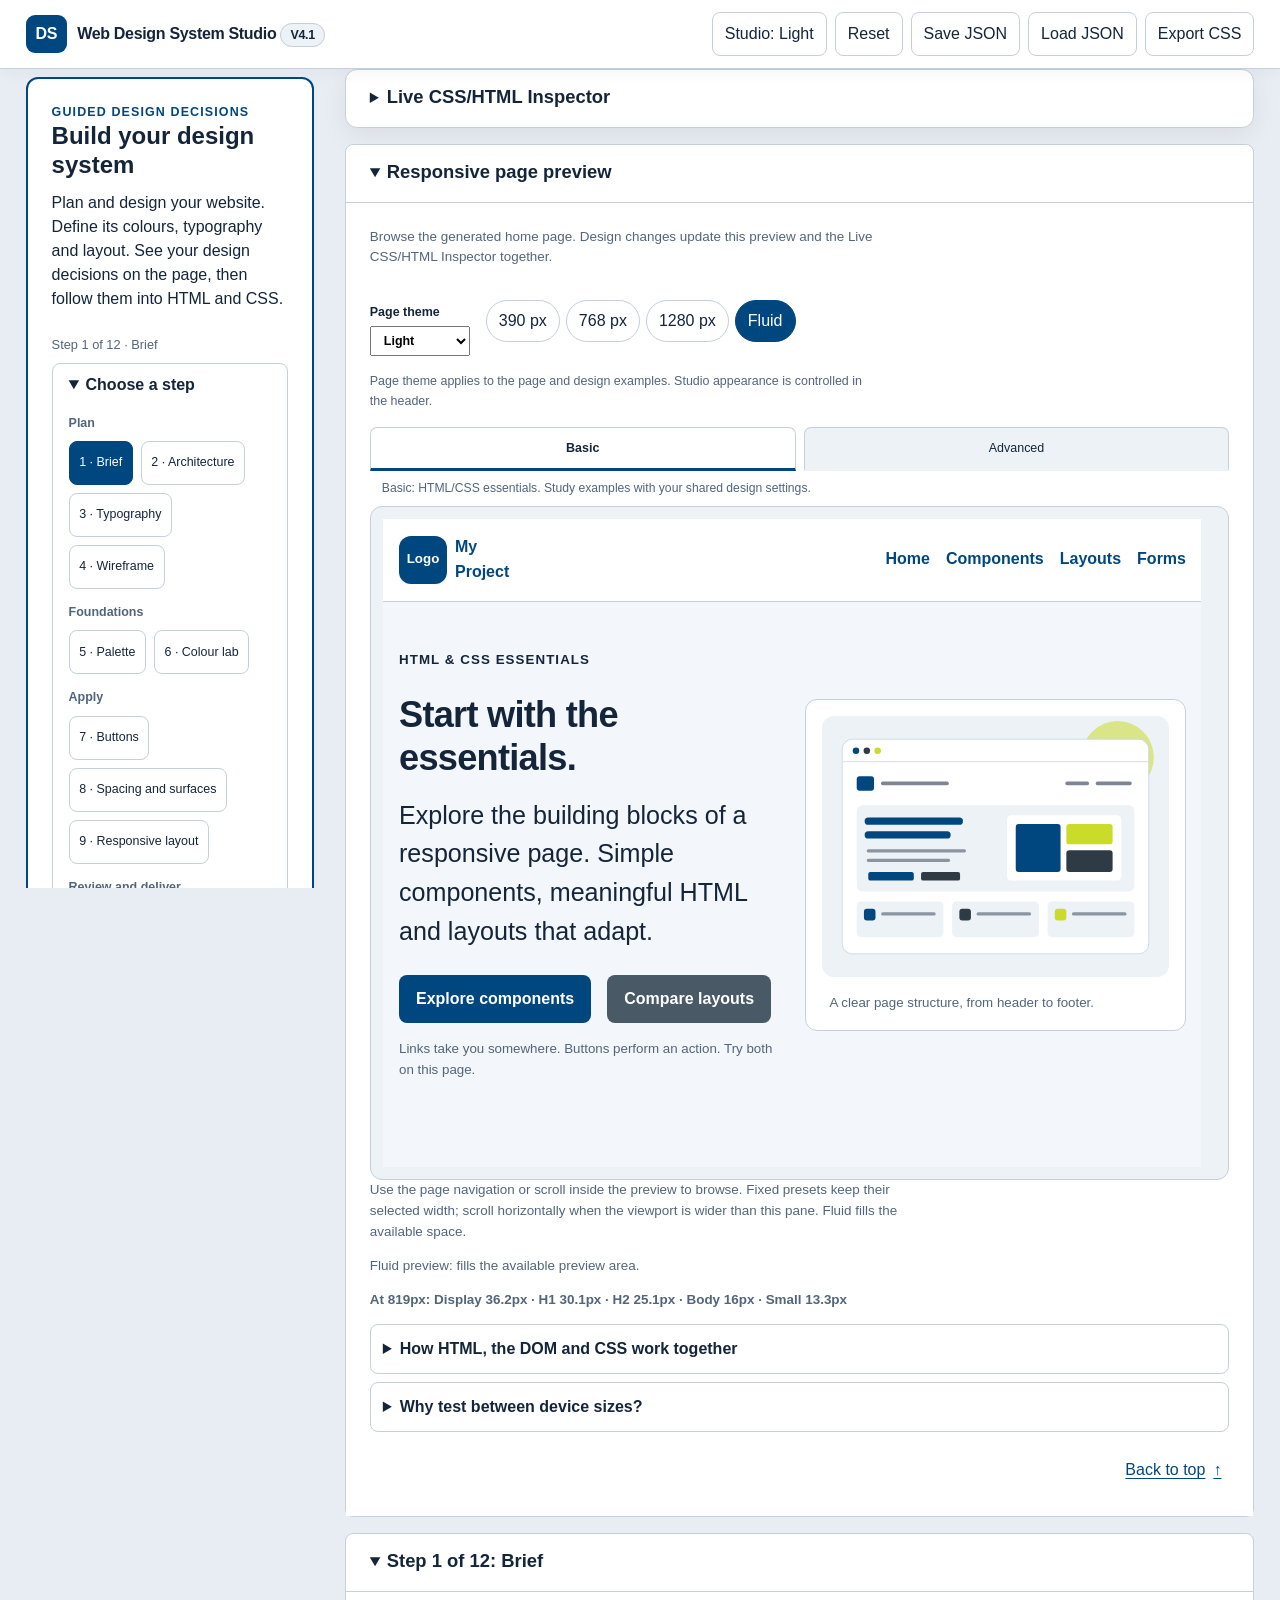
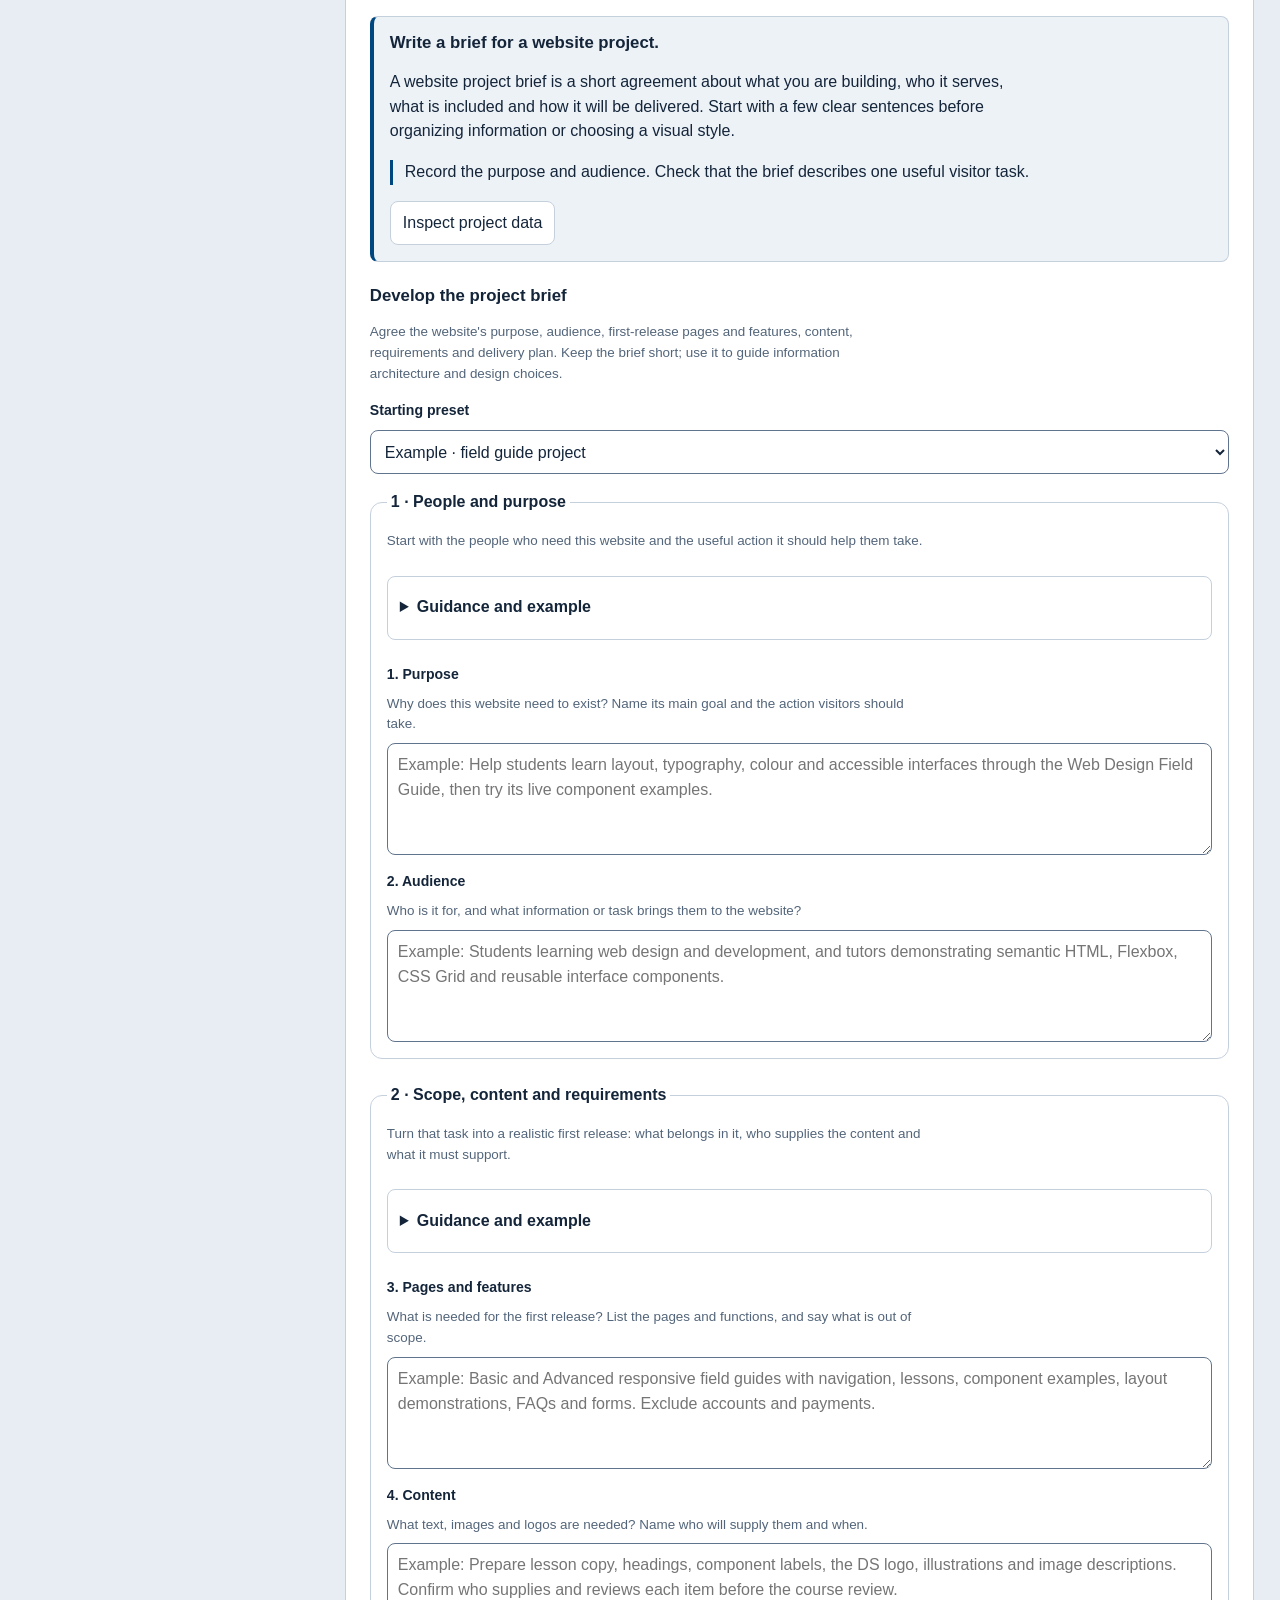
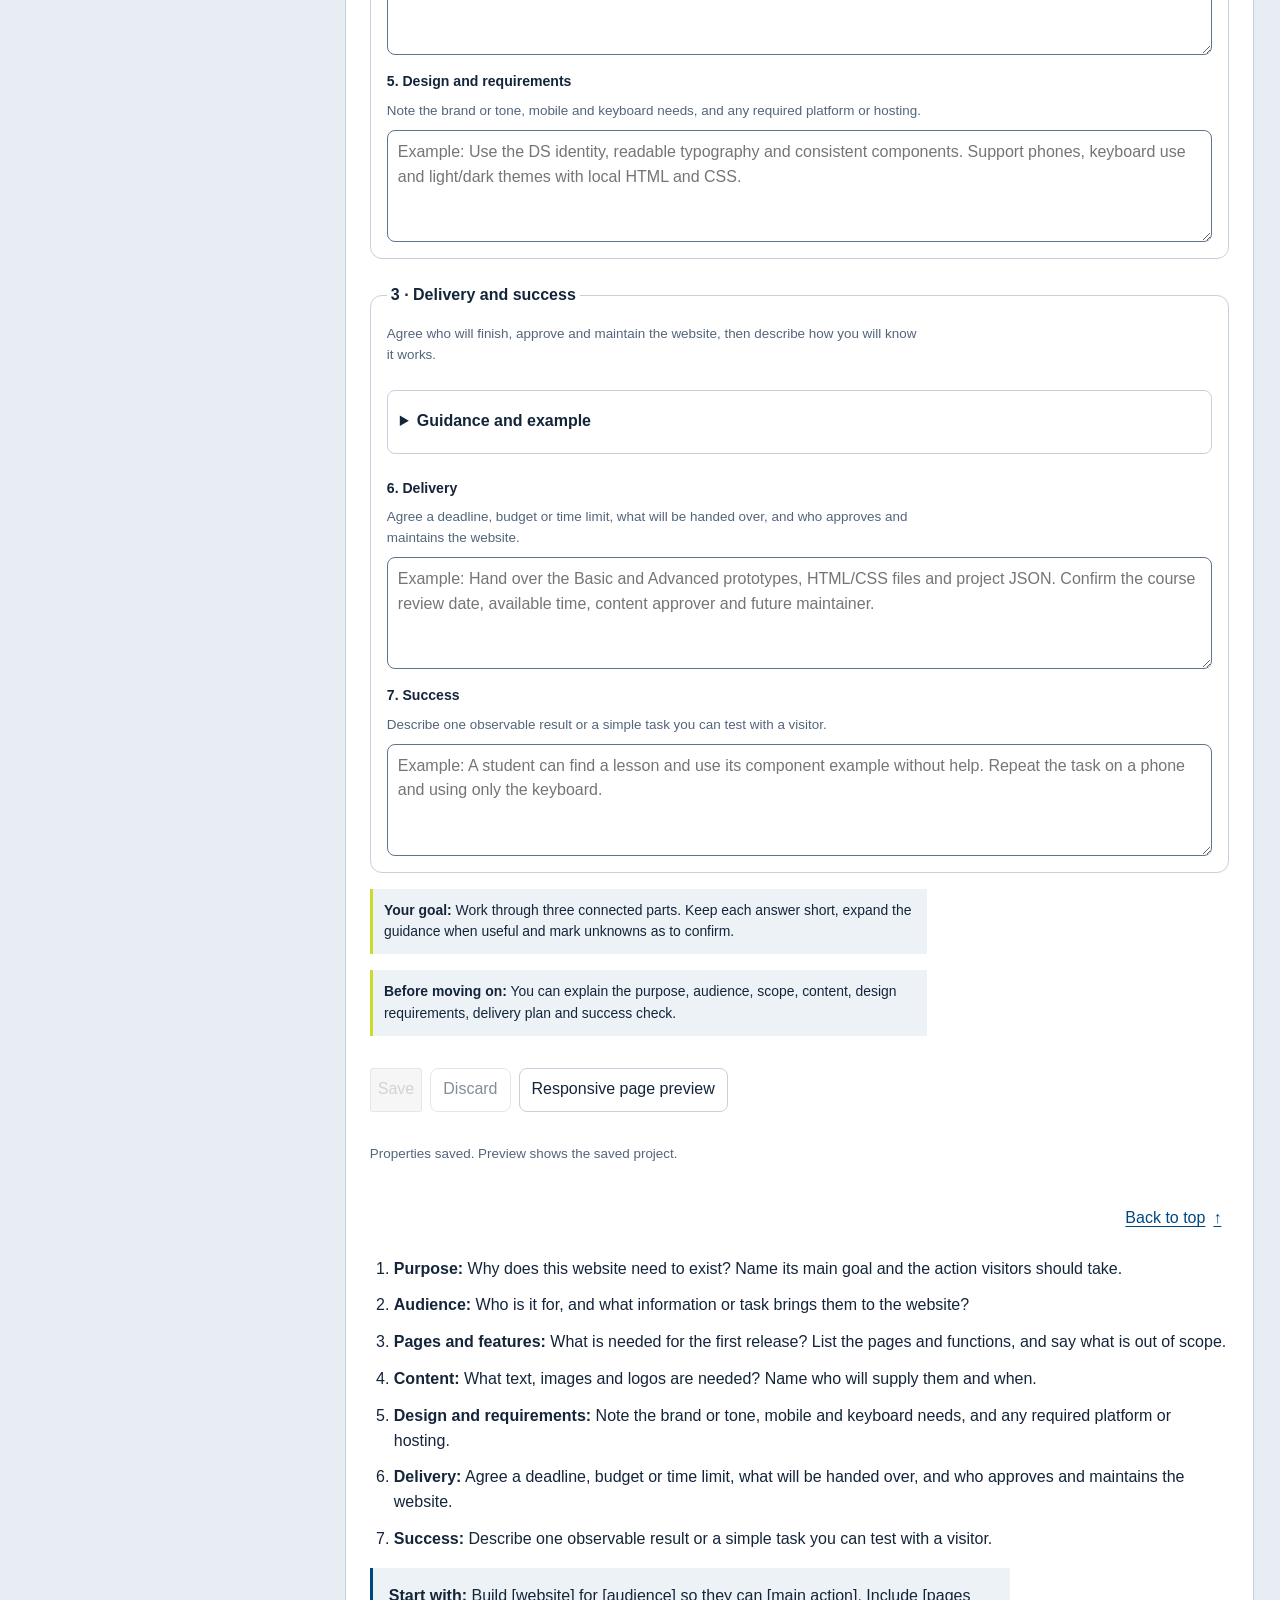
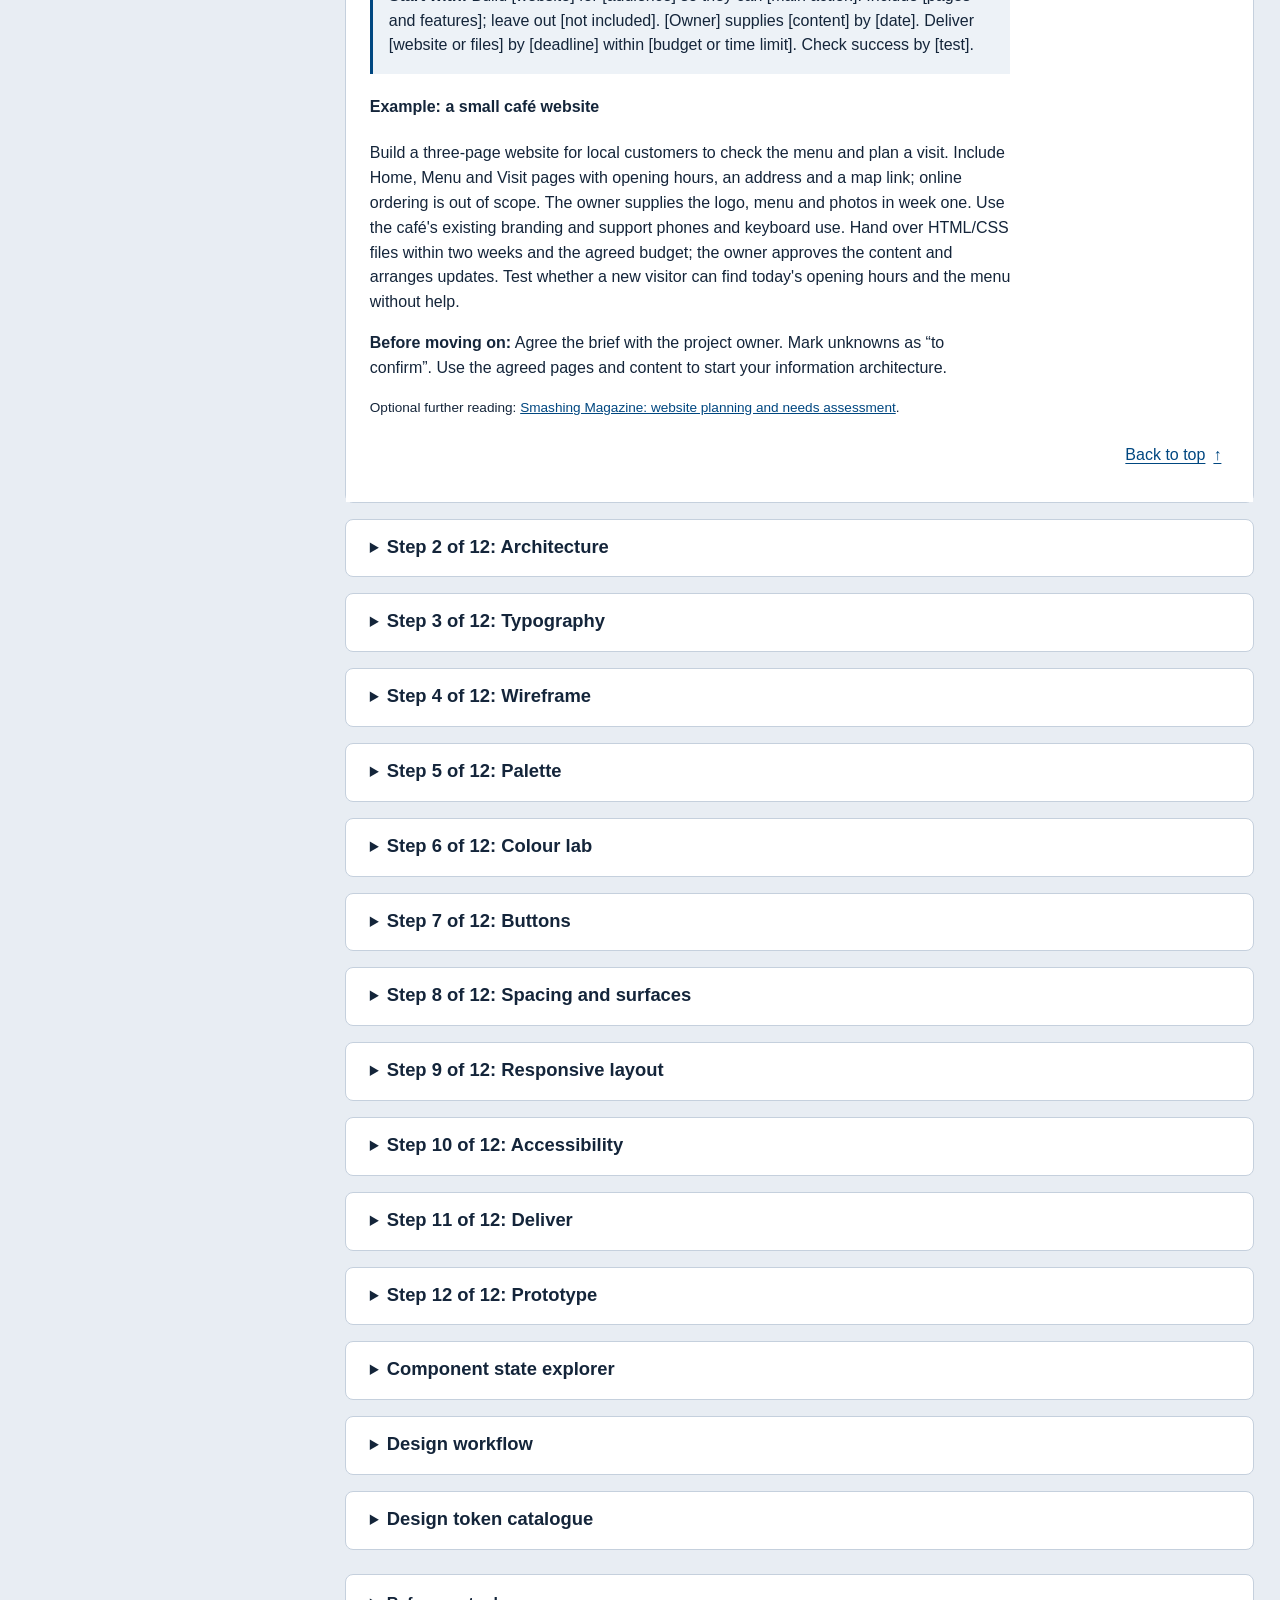
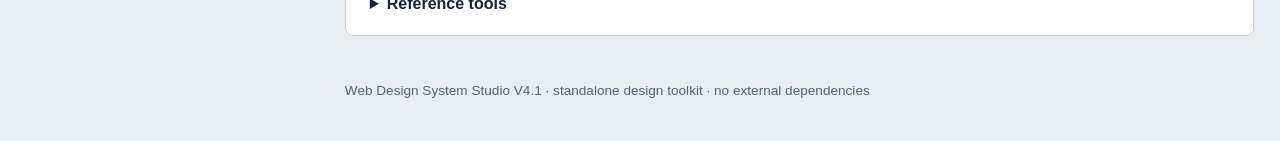
<file: index.html>
<!DOCTYPE html>
<html data-theme="light" lang="en">
  <head>
    <meta charset="utf-8" />
    <meta content="width=device-width,initial-scale=1" name="viewport" />
    <meta content="light dark" name="color-scheme" />
    <title>Web Design System Studio V4.1</title>
    <link rel="stylesheet" href="src/css/base-tokens.css?v=20261105-studio-appearance">
    <link rel="stylesheet" href="src/css/studio-appearance.css?v=20261105-studio-appearance">
    <link rel="stylesheet" href="src/css/layout.css?v=20261020-section-menu">
    <link rel="stylesheet" href="src/css/journey-library.css?v=20261020-wizard-divider">
    <link rel="stylesheet" href="src/css/button-lab.css?v=20261019-state-practices">
      <link rel="stylesheet" href="src/css/button-workspace.css?v=20261115-button-theme-elevation">
    <link rel="stylesheet" href="src/css/oklch-lab.css?v=20261019-typography">
    <link rel="stylesheet" href="src/css/state-explorer-outline.css?v=20261019-typography">
    <link rel="stylesheet" href="src/css/preview-typography.css?v=20261019-preview">
    <link rel="stylesheet" href="src/css/contrast-audit.css?v=20261019-typography">
    <link rel="stylesheet" href="src/css/font-sources.css?v=20261019-fonts">
    <link rel="stylesheet" href="src/css/content-architecture.css?v=20261114-save-before-sitemap">
    <link rel="stylesheet" href="src/css/palette-workspace.css?v=20261112-colour-token-flow">
    <link rel="stylesheet" href="src/css/palette-browser.css?v=20261115-semantic-learning">
    <link rel="stylesheet" href="src/css/typography-workspace.css?v=20261115-clamp-lesson">
    <link rel="stylesheet" href="src/css/wireframe-workspace.css?v=20261112-fidelity-tabs">
    <link rel="stylesheet" href="src/css/design-process.css?v=20261115-colour-defaults-brief">
    <link rel="stylesheet" href="src/css/responsive-design.css?v=20261021-responsive">
    <link rel="stylesheet" href="src/css/learning-path.css?v=20261104-home-links">
    <link rel="stylesheet" href="src/css/utility-lesson.css?v=20261106-local-css-first">
    <link rel="stylesheet" href="src/css/tailwind-bridge.css?v=20261105-tailwind-mapping">
    <link rel="stylesheet" href="src/css/spacing-lesson.css?v=20261103-spacing-lesson">
    <link rel="stylesheet" href="src/css/spacing-workspace.css?v=20261115-spacing-workspace">
    <link rel="stylesheet" href="src/css/basic-homepage.css?v=20261103-basic-learning">
    <link rel="stylesheet" href="src/css/colour-selects.css?v=20261115-transparent-none">
    <link rel="stylesheet" href="src/css/brand-palette.css?v=20261114-brand-actions">
    <link rel="stylesheet" href="src/css/property-actions.css?v=20261114-property-actions">
    <link rel="stylesheet" href="src/css/learning-previews.css?v=20261117-consistent-learning">
  </head>
  <body>
    <a class="skip-link" href="#main">Skip to studio previews</a>
    <header class="topbar" id="studio-home" tabindex="-1">
      <div class="shell top-inner">
        <a class="brand" href="./" aria-label="Web Design System Studio home">
          <span class="brandmark">DS</span>
          <span>
            Web Design System Studio
            <small class="pill">V4.1</small>
          </span>
        </a>
        <div class="top-actions">
          <button id="themeToggle" type="button">Studio: Light</button>
          <button id="resetBtn" type="button">Reset</button>
          <button id="saveBtn" type="button">Save JSON</button>
          <button id="loadBtn" type="button">Load JSON</button>
          <input accept=".json,application/json"
                 class="visually-hidden"
                 id="loadFile"
                 type="file" />
          <button id="cssBtn" type="button">Export CSS</button>
        </div>
      </div>
    </header>
    <div class="shell">
      <div class="layout is-inspector-collapsed">
        <aside aria-label="Design system controls" class="sidebar">
          <section aria-labelledby="journeyTitle" class="panel studio-journey">
            <div class="journey-kicker">Guided design decisions</div>
            <h1 id="journeyTitle">Build your design system</h1>
            <p class="journey-purpose">
              Plan and design your website. Define its colours, typography and layout. See your design decisions on the page, then follow them into HTML and CSS.
            </p>
            <div aria-label="Builder steps" class="journey-steps" role="group">
              <button data-journey-step="0" type="button">1 &middot; Brief</button>
              <button data-journey-step="1" type="button">2 &middot; Architecture</button>
              <button data-journey-step="5" type="button">3 &middot; Typography</button>
              <button data-journey-step="2" type="button">4 &middot; Wireframe</button>
              <button data-journey-step="4" type="button">5 &middot; Palette</button>
              <button data-journey-step="6" type="button">6 &middot; Colour lab</button>
              <button data-journey-step="7" type="button">7 &middot; Buttons</button>
              <button data-journey-step="8" type="button">8 &middot; Spacing and surfaces</button>
              <button data-journey-step="9" type="button">9 &middot; Responsive layout</button>
              <button data-journey-step="10" type="button">10 &middot; Accessibility</button>
              <button data-journey-step="11" type="button">11 &middot; Deliver</button>
              <button data-journey-step="3" type="button">12 &middot; Prototype</button>
            </div>
            <div class="journey-pane" data-journey-pane="0" id="brief-editor">
              <h3 class="journey-stage-title">1. Write the project brief</h3>
              <p class="help">Agree the website's purpose, audience, first-release pages and features, content, requirements and delivery plan. Keep the brief short; use it to guide information architecture and design choices.</p>
              <details class="learning-note build-guide">
                <summary>What should I decide before changing styles?</summary>
                <div class="learning-content">
                  <dl>
                    <dt>Project name</dt><dd>Use a descriptive name so you can recognize saved designs and exports. This name is not a website address.</dd>
                    <dt>Starting preset</dt><dd>Example supplies a complete starting design. Choosing it again restores defaults; save or export work you want to keep first. Custom keeps your current choices for adaptation.</dd>
                    <dt>Audience and task</dt><dd>Use Purpose and Audience below to name the main visitor action and who needs it. For example: help community members find an event and register.</dd>
                    <dt>Website scope</dt><dd>List the pages, features and content needed for the first release, plus anything excluded. Use Content for the materials and their owner, Design and requirements for brand and technical needs, and Delivery for timing, budget, handover and approval.</dd>
                  </dl>
                  <p>The selected step marks your place in the builder; it does not validate your design. You can revisit any step.</p>
                  <p class="learning-reference">See <a href="#studio-section-7">Design workflow</a> for the full process.</p>
                </div>
              </details>

              <div class="field">
                <label for="jPreset">Starting preset</label>
                <select id="jPreset">
                  <option value="example">Example &middot; field guide project</option>
                  <option value="custom">Custom &middot; adapt the starter project</option>
                </select>
              </div>
              <div id="plan-brief-fields"></div>
              <p class="journey-tip">
                <strong>Your goal:</strong>
                Work through three connected parts. Keep each answer short, expand the guidance when useful and mark unknowns as to confirm.
              </p>
              <p class="journey-tip"><strong>Before moving on:</strong> You can explain the purpose, audience, scope, content, design requirements, delivery plan and success check.</p>
            </div>
            <div class="journey-pane" data-journey-pane="1" hidden>
              <h3 class="journey-stage-title">2. Map the information architecture</h3>
              <p class="help">Group and label the information your audience needs. Use the centre workspace to develop content plans and choose visitor sitemap destinations.</p>
              <div id="sitemap-editor"></div>
              <details class="learning-note"><summary>Edit information architecture as text</summary>
              <div class="field process-editor"><label for="plan-pages">Sitemap destination outline</label><textarea id="plan-pages" data-process-field="pages" maxlength="8400" rows="12" aria-describedby="plan-pages-help"></textarea><p class="help" id="plan-pages-help">Use this optional custom plan instead of automatic eyebrow and heading labels. Use the content outline above for the full website inventory and deeper nesting. Custom destination outlines are kept when switching samples. Use one entry per line, up to 64 lines, with Parent &gt; Child &gt; Detail for up to three levels and labels up to 64 characters. Labels are plain text, not URLs. Architecture can show this separate destination outline. Choose custom sitemap inclusion in its destination controls; excluding an entry does not remove website content. Only existing destinations become links.</p><button type="button" class="ghost" id="plan-use-sample">Use complete sample destination outline</button><p class="help" id="plan-sample-status" role="status"></p><a href="#process-ia">Review the full information architecture and sitemap preview</a></div>
              </details>
              <p class="journey-tip"><strong>Before moving on:</strong> Can someone predict where to find the information needed for the main task?</p>
            </div>
            <div class="journey-pane" data-journey-pane="2" hidden>
              <h3 class="journey-stage-title">3. Review the wireframe</h3>
              <p class="help">After Typography, check content fit in Low Fidelity. Revisit High Fidelity as palette and component choices develop. Both follow the live website layout.</p>
              <p class="journey-tip"><strong>Before moving on:</strong> Compare the narrow and wide wireframe. Does the reading order support the main task?</p>
            </div>
            <div class="journey-pane" data-journey-pane="3" hidden>
              <h3 class="journey-stage-title">12. Review the finished prototype</h3>
              <p class="help">Use the live page and exported HTML/CSS as your finished prototype. Test the task below with real content, themes, keyboard use and narrow layouts. The earlier linked task rehearsal remains available in the centre.</p>
              <div class="field process-editor"><label for="plan-prototypeTask">Task to test</label><textarea id="plan-prototypeTask" data-process-field="prototypeTask" maxlength="600" rows="5"></textarea></div>
              <div class="field process-editor"><label for="plan-prototypeNotes">Observations and next revision</label><textarea id="plan-prototypeNotes" data-process-field="prototypeNotes" maxlength="1600" rows="5"></textarea></div>
              <p class="journey-tip"><strong>Review the prototype:</strong> Ask someone to try the live page without coaching. Record hesitation and revise the design before handover.</p>
            </div>
            <div class="journey-pane" data-journey-pane="4" hidden="">
              <h3 class="journey-stage-title">5. Brand Palette and Main Palette</h3>
              <p class="help">Use your brief, architecture and wireframe to assign colours a purpose, then evaluate the combinations people will actually see.</p>
              <details class="learning-note build-guide">
                <summary>How do I choose and check my palette?</summary>
                <div class="learning-content">
                  <dl>
                    <dt>Primary UI colour</dt><dd>Sets the anchor for your main action colour family. Choose a distinguishable emphasis colour; it does not need to fill every surface.</dd>
                    <dt>Secondary UI colour</dt><dd>Provides a quieter, related family for secondary emphasis. It is not automatically the page background or body-text colour.</dd>
                    <dt>Accent colour</dt><dd>Highlights selected content or actions. An accent does not automatically mean success, warning or error; those feedback roles have their own controls.</dd>
                    <dt>Ramp method</dt><dd>RGB mix moves toward white or black. OKLCH varies perceptual lightness and chroma. Both preserve your anchor at step 500; neither guarantees readable combinations.</dd>
                    <dt>Themes and contrast</dt><dd>Light and dark modes derive different semantic shades from the same anchors. Inspect text against its actual background, including hover and active states; add words or icons when colour communicates meaning.</dd>
                  </dl>
                  <p class="learning-reference">Explore <a href="#studio-section-1">Colour systems</a>, then review <a href="#studio-section-5">Accessibility quick checks</a>.</p>
                </div>
              </details>

              <h4>Brand Palette</h4>
              <p class="help">Name each brand colour, then assign its token name. A token pairs a reusable name with a value, for example --brand-blue: #004780;. The example palette is a starting point.</p>
              <ul id="jBrandSwatches" class="brand-palette-list" tabindex="0" aria-label="Brand Palette colours"></ul>
              <details>
                <summary>Edit Brand Palette</summary>
                <p class="help">Edit, add or remove up to 24 named colours. Set a unique token suffix using lowercase letters, digits and hyphens; --brand- is added automatically. Changing a colour's display name keeps its token name. Renaming a token updates generated CSS. Main Palette dropdowns copy a colour when selected.</p>
                <p id="jBrandCount" class="help"></p>
                <div id="jBrandEditor"></div>
                <button id="jBrandAdd" class="ghost" type="button">Add brand colour</button>
              </details>
              <p id="jBrandStatus" class="help" role="status"></p>
              <h4 class="main-palette-title">Main Palette</h4>
              <p class="help">Assign each UI role from the Brand Palette, or use its colour picker for a custom value. Check contrast for the actual role and state.</p>
              <div class="field">
                <label for="jPrimaryBrand">Primary UI colour · Brand Palette</label>
                <select id="jPrimaryBrand"></select>
                <label for="jPrimary">Primary UI colour</label>
                <div class="fieldline">
                  <input id="jPrimary" type="color" value="#004780" />
                  <output id="jPrimaryOut">
                    #004780
                  </output>
                </div>
              </div>
              <div class="field">
                <label for="jSecondaryBrand">Secondary UI colour · Brand Palette</label>
                <select id="jSecondaryBrand"></select>
                <label for="jSecondary">Secondary UI colour</label>
                <div class="fieldline">
                  <input id="jSecondary" type="color" value="#495965" />
                  <output id="jSecondaryOut">
                    #495965
                  </output>
                </div>
              </div>
              <div class="field">
                <label for="jAccentBrand">Accent colour · Brand Palette</label>
                <select id="jAccentBrand"></select>
                <label for="jAccent">Accent colour</label>
                <div class="fieldline">
                  <input id="jAccent" type="color" value="#cbdb2a" />
                  <output id="jAccentOut">
                    #CBDB2A
                  </output>
                </div>
              </div>
              <section class="field" aria-labelledby="neutralPaletteTitle">
                <h4 id="neutralPaletteTitle">Neutral palette · derived from Primary UI</h4>
                <p class="help">Neutral greys borrow the Primary UI hue with a restrained tint. They update automatically with Primary UI and the ramp method.</p>
                <output id="neutralPaletteAnchor" aria-label="Derived neutral midpoint"></output>
              </section>
              <div class="field">
                <label for="jRamp">Ramp method</label>
                <select id="jRamp">
                  <option value="mix">RGB mix</option>
                  <option value="oklch" selected>OKLCH</option>
                </select>
              </div>
              <section id="palette-steps-controls" aria-labelledby="palette-steps-title">
                <h4 id="palette-steps-title">Generate palette steps</h4>
                <p class="help">Each Main Palette selection generates eleven shade tokens, from 50 to 950. Step 500 keeps your chosen colour. Neutral derives a softer midpoint from Primary UI and generates its own eleven steps. Steps update automatically when the colour or ramp method changes.</p>
                <div id="main-palette-steps"></div>
              </section>
              <section id="status-palette-steps-controls" aria-labelledby="status-palette-steps-title">
                <h4 id="status-palette-steps-title">Generate state palette steps</h4>
                <p class="help">Success, Warning and Danger each generate eleven steps, from 50 to 950. Step 500 preserves the current theme's semantic colour. Change these colours in Semantic colours; the ramp method above controls shade generation. Steps update automatically. Use words or icons as well as colour for feedback.</p>
                <p id="status-palette-theme" class="help"></p>
                <div id="status-palette-steps"></div>
              </section>
              <section class="page-background-editor" aria-labelledby="page-background-title">
                <h4 id="page-background-title">Webpage backgrounds</h4>
                <p class="help" id="page-background-help">Choose Body, Header, Main and Footer backgrounds for the current theme after defining your Brand and Main Palettes. Brand and Neutral choices follow their named tokens. Choose None for a transparent background, or Use default to restore its generated colour. Cards and controls retain their surface colours.</p>
                <p class="help" id="background-opacity-help">Background opacity: 100% is solid; 0% is transparent. Text stays opaque. Body reveals a Surface-coloured canvas; Header, Main and Footer reveal Body. Changes apply to the current theme.</p>
                <fieldset class="background-region" id="body-background-controls">
                <legend>Body background</legend>
                <p class="help">Body is the canvas behind Header, Main and Footer. Main follows Body until you choose a separate Main background.</p>
                <label for="page-background-brand">Body · Brand or Neutral Palette</label><select id="page-background-brand"></select>
                <label for="page-background-colour">Body custom colour</label>
                <input id="page-background-colour" type="color" aria-describedby="page-background-help">
                <label for="page-background-hex">Body hex colour</label>
                <input id="page-background-hex" type="text" maxlength="7" pattern="#[0-9A-Fa-f]{6}" placeholder="#F3F6FA" aria-describedby="page-background-help">
                <label for="page-background-opacity">Body background opacity <output id="page-background-opacity-value">100%</output></label>
                <input id="page-background-opacity" type="range" min="0" max="100" step="1" value="100" aria-describedby="background-opacity-help">
                <p class="help" id="page-background-theme"></p>
                <button id="page-background-reset" type="button" class="ghost">Use default body background</button>
                </fieldset>
                <div id="webpage-region-controls"></div>
              </section>
              <p class="journey-tip">
                <strong>Try it:</strong>
                Change the primary colour and inspect buttons, surfaces and the generated CSS. Compare light and dark mode; do not assume an attractive colour has sufficient contrast.
              </p>
              <p class="journey-tip"><strong>Before moving on:</strong> You can explain each colour role and identify the foreground/background pairs you have checked.</p>
            </div>
            <div class="journey-pane" data-journey-pane="5" hidden="">
              <h3 class="journey-stage-title">3. Build a readable type scale</h3>
              <p class="help">Use the content organized in Architecture to choose body and heading fonts, a type scale, line heights and reading measure. Then check wrapping and content fit in Wireframe; refine the baseline as the layout develops.</p>
              <details class="learning-note build-guide">
                <summary>What do the typography controls change?</summary>
                <div class="learning-content">
                  <dl>
                    <dt>Font family</dt><dd>A font stack is an ordered set of fallbacks. System choices use installed fonts. Optional Google Fonts in the Typography studio load web fonts and show the matching HTML and CSS.</dd>
                    <dt>Body size</dt><dd>The base for the scale. Start with the 16 px example, then judge your content, audience and font. A slider value alone does not establish readability.</dd>
                    <dt>Scale ratio</dt><dd>Choose a named interval such as Minor Second or Major Third, or use a custom ratio. It multiplies each successive level: 16 px at the default Minor Third ratio (1.2) produces 19.2 px, 23.04 px and about 27.65 px. A larger ratio creates more dramatic size differences.</dd>
                    <dt>Line height</dt><dd>A unitless multiplier: 16 px text at 1.5 uses a 24 px line box. Give paragraphs breathing room without separating related lines too far.</dd>
                    <dt>Letter spacing</dt><dd>Heading and body spacing use em, so each adjustment scales with the text size. Check actual fonts and long labels; large negative values can crowd letters.</dd>
                    <dt>Fluid headings</dt><dd>The Typography studio lets you tune minimum/maximum viewports and the mobile heading percentage. Body and small text stay constant in this tool; larger headings use bounded fluid sizes.</dd>
                  </dl>
                  <p>Use real headings, a paragraph and long labels. Check narrow widths, font fallbacks and 200% text resize; visual size is separate from an HTML heading's structural level.</p>
                  <p class="learning-reference">Try the <a href="#studio-section-2">Typography studio and clamp calculator</a>. Read <a href="https://developer.mozilla.org/en-US/docs/Web/CSS/Reference/Properties/font-family">MDN: font stacks</a> and <a href="https://developer.mozilla.org/en-US/docs/Web/CSS/Reference/Properties/line-height">line height</a>.</p>
                </div>
              </details>

              <div class="field">
                <label for="jFont">System body font</label>
                <select id="jFont">
                  <option value="Arial, Helvetica, sans-serif">Arial · system font</option>
                  <option value="Georgia, 'Times New Roman', serif">Georgia · serif</option>
                  <option value="Verdana, Geneva, sans-serif">Verdana · sans-serif</option>
                  <option value="system-ui, sans-serif">System UI</option>
                </select>
              </div>
              <p class="help">Configure Google Fonts and separate heading/body fonts under Heading and body font sources below. The system font above is used in System fonts mode. <a href="#fontControls">Explore font-loading and fallback examples in the centre lesson.</a></p>
              <div class="field">
                <label for="jBase">Body size (px)</label>
                <div class="fieldline">
                  <input id="jBase" max="22" min="14" type="range" value="16" />
                  <output id="jBaseOut">
                    16px
                  </output>
                </div>
              </div>
              <div class="field"><label for="jScalePreset">Named type scale</label><select id="jScalePreset"></select></div>
              <div class="field">
                <label for="jRatio">Scale ratio</label>
                <div class="fieldline">
                  <input id="jRatio"
                         max="1.5"
                         min="1.05"
                         step="any"
                         type="range"
                         value="1.2" />
                  <output id="jRatioOut">
                    1.2
                  </output>
                </div>
              </div>
              <div class="field">
                <label for="jLeading">Body line-height</label>
                <div class="fieldline">
                  <input id="jLeading"
                         max="1.9"
                         min="1.3"
                         step="0.05"
                         type="range"
                         value="1.55" />
                  <output id="jLeadingOut">
                    1.55
                  </output>
                </div>
              </div>
              <div class="field">
                <label for="jHeadingTracking">Heading letter spacing (em) <output id="jHeadingTrackingOut">-0.02em</output></label>
                <input id="jHeadingTracking" type="range" min="-0.05" max="0.1" step="0.005" value="-0.02">
              </div>
              <div class="field">
                <label for="jBodyTracking">Body letter spacing (em) <output id="jBodyTrackingOut">0em</output></label>
                <input id="jBodyTracking" type="range" min="-0.02" max="0.12" step="0.005" value="0">
              </div>
              <p class="journey-tip">
                <strong>Try it:</strong>
                Compare display, heading and body sizes at mobile and desktop widths. Record your chosen sizes; check long headings and line wrapping.
              </p>
              <p class="journey-tip"><strong>Before moving on:</strong> Body text remains readable, headings form a clear hierarchy, and long text fits at narrow and wide widths.</p>
            </div>
            <div class="journey-pane" data-journey-pane="6" hidden="">
              <h3 class="journey-stage-title">7. Create consistent components</h3>
              <p class="help">Use repeatable spacing and surfaces so cards, forms and actions feel like one system.</p>
              <details class="learning-note build-guide">
                <summary>How do spacing, radius and themes work together?</summary>
                <div class="learning-content">
                  <dl>
                    <dt>Spacing base</dt><dd>Sets a repeatable unit. A 4 px base creates 8 px, 16 px and 24 px multiples. Use tighter gaps within a group and larger gaps between groups.</dd>
                    <dt>Corner radius</dt><dd>Shapes the general cards and demo controls. Keep related surfaces consistent; the Button Laboratory has its own radius setting.</dd>
                    <dt>Page theme</dt><dd>Switches the generated page and design examples between light and dark semantic roles. Studio appearance is independent. Dark mode changes colour relationships; it is not simply an inverted image. Inspect borders, text and focus separately.</dd>
                    <dt>Wizard refinements</dt><dd>Typography includes readability and responsive limits. Layout includes spacing, surfaces and grid rules. Accessibility includes control height, focus thickness, link cues and motion. Change one category at a time so its effect is clear.</dd>
                  </dl>
                  <p>Spacing separates content; padding creates room inside a component. A shadow is optional, and reducing surface opacity also fades its text. The Button Laboratory's geometry and state colours are edited separately from the general demos.</p>
                  <p class="learning-reference">Inspect <a href="#studio-section-3">Spacing, surfaces and component states</a> and <a href="#stateExplorer">Component State Explorer</a>.</p>
                </div>
              </details>

              <div class="field">
                <label for="jSpacing">Spacing base (px)</label>
                <div class="fieldline">
                  <input id="jSpacing" max="8" min="3" type="range" value="4" />
                  <output id="jSpacingOut">
                    4px
                  </output>
                </div>
              </div>
              <div class="field">
                <label for="jRadius">Corner radius (px)</label>
                <div class="fieldline">
                  <input id="jRadius" max="28" min="0" step="2" type="range" value="12" />
                  <output id="jRadiusOut">
                    12px
                  </output>
                </div>
              </div>
              <div class="field">
                <label for="jTheme">Page theme</label>
                <select id="jTheme">
                  <option value="light">Light</option>
                  <option value="dark">Dark</option>
                </select>
              </div>
              <section aria-labelledby="jSemanticTitle">
                <h4 id="jSemanticTitle">Semantic colour roles</h4>
                <p class="help">Give colours a job: text, surfaces, borders, actions and feedback. Edit the preview theme selected above; the other theme keeps its own colours.</p>
                <div class="field">
                  <label for="jSemanticRole">Role to view or edit</label>
                  <select id="jSemanticRole" aria-describedby="jSemanticHelp"></select>
                </div>
                <p id="jSemanticHelp" class="help"></p>
                <p><span id="jSemanticSwatch" class="repair-chip" aria-hidden="true"></span> <output id="jSemanticCurrent" for="jSemanticRole jTheme"></output></p>
                <div class="button-row">
                  <button id="jSemanticEdit" type="button" class="ghost">Preview / edit role colour</button>
                  <button id="jSemanticReset" type="button" class="ghost">Use generated colour</button>
                </div>
                <p class="help">Preview contrast effects before applying. Custom overrides stay fixed when the Main Palette changes; use generated colour to follow the palette again.</p>
              </section>
              <p class="journey-tip">
                <strong>Try it:</strong>
                Inspect cards, forms, borders, buttons and focus states. Resize the preview and compare the same components in light and dark themes.
              </p>
              <p class="journey-tip"><strong>Before moving on:</strong> Cards and fields have consistent spacing, readable surfaces and visible focus in both themes.</p>
            </div>
            <div class="journey-pane" data-journey-pane="7" hidden="">
              <h3 class="journey-stage-title">8. Design button variants and states</h3>
              <p class="help">Make an action easy to recognize, activate and understand before adding visual polish.</p>
              <details class="learning-note build-guide">
                <summary>Default state best practices: colour plus visible cues</summary>
                <div class="learning-content">
                  <p>Keep the button recognizable across states. Communicate meaning with text or shape as well as colour.</p>
                  <dl>
                    <dt>Hover</dt><dd>Underline the label while retaining the button's shape and size.</dd>
                    <dt>Keyboard focus</dt><dd>Keep a visible outline. An underline supplements focus; it does not replace the outline.</dd>
                    <dt>Active / pressed</dt><dd>Use a momentary inset appearance. This is different from a persistent selection.</dd>
                    <dt>Selected toggle</dt><dd>Show a checkmark and ring. Keep the label unchanged between off/on and update aria-pressed="false" or "true" in application code.</dd>
                    <dt>Loading</dt><dd>Show “Processing…” and a progress indicator at full opacity. Respect reduced motion; announce progress/completion and prevent duplicate submissions in application code. aria-busy alone does not disable an action.</dd>
                    <dt>Disabled</dt><dd>Use native disabled behaviour and explain the reason in nearby text when needed. A faded colour alone is insufficient.</dd>
                  </dl>
                  <p>These cues complement the contrast checks below. They do not repair unreadable text.</p>
                  <p class="learning-reference"><a href="https://www.w3.org/WAI/WCAG22/Understanding/use-of-color.html">W3C: use of colour</a> · <a href="https://www.w3.org/WAI/ARIA/apg/patterns/button/">W3C: button behaviour</a> · <a href="https://www.w3.org/WAI/WCAG22/Understanding/status-messages.html">W3C: status messages</a>.</p>
                </div>
              </details>
              <details class="learning-note build-guide">
                <summary>Which button settings are shared, and what should I test?</summary>
                <div class="learning-content">
                  <dl>
                    <dt>Variant and colour source</dt><dd>Choose the variant you are editing. Palette sources follow their colour anchors; fixed swatches and custom colours remain specific choices. Manual background or text overrides take precedence over a source.</dd>
                    <dt>Size and state</dt><dd>Size selects the live sample and exported example size; the comparison matrix uses medium buttons. State holds an interaction appearance for review. It does not implement a real action or workflow.</dd>
                    <dt>Padding and minimum height</dt><dd>Horizontal and vertical padding give the label room. Minimum height is a lower bound; padding, font size and wrapping can make a button taller. Small/large variants scale the base dimensions.</dd>
                    <dt>Radius, border and weight</dt><dd>Shape and emphasis should support the action's priority. These geometry settings are shared across button variants; they do not change only the selected variant.</dd>
                    <dt>Colour overrides</dt><dd>Default, hover and active foreground/background pairs are edited per variant. Outline and text variants start transparent; changing their background picker makes it an explicit colour.</dd>
                    <dt>Focus, motion and mobile width</dt><dd>Focus colour/width, transition duration and optional narrow-screen full width are shared button settings. Keep focus visible, respect reduced motion and test long labels.</dd>
                  </dl>
                  <p>Use an action label such as “Save changes”. Review every variant and state in both themes, including the separate focus and selection indicators, then test actual keyboard interaction.</p>
                  <p class="learning-reference">Compare the <a href="#buttonDesignLab">Button Design Laboratory</a>. Read <a href="https://www.w3.org/WAI/ARIA/apg/patterns/button/">W3C: button interaction</a> and <a href="https://www.w3.org/WAI/WCAG22/Understanding/target-size-minimum.html">target sizing and spacing</a>.</p>
                </div>
              </details>

              <details id="bdReview" class="bd-review">
                <summary>Review all variants and states</summary>
                <p class="help">Expand a variant and choose a state to inspect its contrast in both themes. Review means a required text or indicator pair is below target.</p>
                <p id="bdReviewSummary" class="help" role="status"></p>
                <div id="bdReviewVariants"></div>
              </details>
              <section id="bdReviewSelection" class="bd-review-selection" aria-labelledby="bdReviewTitle">
                <h4 id="bdReviewTitle">Selected state contrast</h4>
                <p id="bdContrast" class="help" role="status"></p>
                <p id="bdReviewHint" class="help"></p>
                <div id="bdReviewPairs"></div>
                <p class="help">Text target: 4.5:1. Focus and selection indicators: 3:1. Disabled controls are exempt. Boundary checks depend on whether the boundary identifies the control. Ratios cover the audited surfaces; test keyboard focus and real usage too. <a href="https://www.w3.org/WAI/WCAG22/Understanding/contrast-minimum.html">Text contrast guidance</a> · <a href="https://www.w3.org/WAI/WCAG22/Understanding/non-text-contrast.html">Non-text contrast guidance</a>.</p>
              </section>
              <div class="field">
                <label for="bdVariant">Variant to edit</label>
                <select id="bdVariant">
                  <option value="primary">Primary action</option>
                  <option value="secondary">Secondary action</option>
                  <option value="accent">Accent action</option>
                  <option value="outline">Outline action</option>
                  <option value="text">Text action</option>
                </select>
              </div>
              <div class="field">
                <label for="bdSource">Colour source for selected variant</label>
                <select id="bdSource">
                  <option value="primary">Theme primary</option>
                  <option value="secondary">Theme secondary</option>
                  <option value="accent">Theme accent</option>
                  <optgroup label="Example primary colours">
                    <option value="#FFFFFF">White</option>
                    <option value="#004780">Deep blue</option>
                    <option value="#495965">Dark grey</option>
                  </optgroup>
                  <optgroup label="Example accent colours">
                    <option value="#00BADC">Teal</option>
                    <option value="#5FC5BF">Turquoise</option>
                    <option value="#F37327">Orange</option>
                    <option value="#2B71B9">Accent blue</option>
                    <option value="#CBDB2A">Green</option>
                    <option value="#EF426F">Fuchsia</option>
                    <option value="#57B7E7">Light blue</option>
                    <option value="#FFEF00">Yellow</option>
                  </optgroup>
                  <option value="custom">Custom colour</option>
                </select>
                <p class="help">Example swatches provide a fixed reference. Theme colours update when the palette changes.</p>
              </div>
              <div class="field" hidden="" id="bdCustomWrap">
                <label for="bdCustom">Custom base colour</label>
                <div class="fieldline">
                  <input id="bdCustom" type="color" value="#004780" />
                  <output id="bdCustomOut">
                    #004780
                  </output>
                </div>
              </div>
              <div class="field">
                <label for="bdSize">Size to preview</label>
                <select id="bdSize">
                  <option value="sm">Small</option>
                  <option selected="" value="md">Medium</option>
                  <option value="lg">Large</option>
                </select>
              </div>
              <div class="field">
                <label for="bdState">State to inspect</label>
                <select id="bdState">
                  <option value="default">Default</option>
                  <option value="hover">Hover</option>
                  <option value="focus">Focus-visible</option>
                  <option value="active">Active / pressed</option>
                  <option value="disabled">Disabled</option>
                  <option value="loading">Loading</option>
                  <option value="selected">Toggle selected</option>
                </select>
              </div>
              <div class="field">
                <label for="bdPaddingX">
                  Horizontal padding ·
                  <output id="bdPaddingXOut">
                    16px
                  </output>
                </label>
                <input id="bdPaddingX" max="36" min="8" step="2" type="range" value="16" />
              </div>
              <div class="field">
                <label for="bdPaddingY">
                  Vertical padding ·
                  <output id="bdPaddingYOut">
                    8px
                  </output>
                </label>
                <input id="bdPaddingY" max="22" min="6" step="1" type="range" value="8" />
              </div>
              <div class="field">
                <label for="bdMinHeight">
                  Minimum height ·
                  <output id="bdMinHeightOut">
                    48px
                  </output>
                </label>
                <input id="bdMinHeight" max="64" min="36" step="2" type="range" value="48" />
              </div>
              <div class="field">
                <label for="bdRadius">
                  Button radius ·
                  <output id="bdRadiusOut">
                    8px
                  </output>
                </label>
                <input id="bdRadius" max="28" min="0" step="2" type="range" value="8" />
              </div>
              <div class="field">
                <label for="bdBorder">
                  Border width ·
                  <output id="bdBorderOut">
                    1px
                  </output>
                </label>
                <input id="bdBorder" max="4" min="1" type="range" value="1" />
              </div>
              <div class="field">
                <label for="bdWeight">Font weight</label>
                <select id="bdWeight">
                  <option value="400">Regular · 400</option>
                  <option value="500">Medium · 500</option>
                  <option selected="" value="600">Semibold · 600</option>
                  <option value="700">Bold · 700</option>
                </select>
              </div>
              <div class="field">
                <label for="bdElevation">Elevation (box shadow) for selected variant</label>
                <select id="bdElevation"><option value="none">None</option><option value="subtle">Subtle</option><option value="medium">Medium</option></select>
                <p class="help">Elevation belongs to this variant and is shared across website themes. Review its light and dark shadow values in the learning preview.</p>
              </div>
              <details>
                <summary>Advanced state colours and behaviour</summary>
                <div class="group-body">
                  <p class="control-hint">Colour overrides belong to the selected variant; focus, timing and mobile width settings affect the whole button system. Overrides remain fixed when you change a colour source, so recheck them after palette edits.</p>
                  <p class="control-hint">
                    <strong>Button text colours:</strong>
                    Set a separate foreground colour for default, hover, and active states. Changes apply to the selected variant and are included in CSS and project JSON.
                  </p>
                  <div class="field">
                    <label for="bdText">Default text colour (selected variant)</label>
                    <div class="fieldline">
                      <input id="bdText" type="color" value="#ffffff" />
                      <output id="bdTextOut">
                        #FFFFFF
                      </output>
                    </div>
                  </div>
                  <div class="field">
                    <label for="bdHoverText">Hover text colour (selected variant)</label>
                    <div class="fieldline">
                      <input id="bdHoverText" type="color" value="#ffffff" />
                      <output id="bdHoverTextOut">
                        #FFFFFF
                      </output>
                    </div>
                  </div>
                  <div class="field">
                    <label for="bdActiveText">Active text colour (selected variant)</label>
                    <div class="fieldline">
                      <input id="bdActiveText" type="color" value="#ffffff" />
                      <output id="bdActiveTextOut">
                        #FFFFFF
                      </output>
                    </div>
                  </div>
                  <div class="field">
                    <label for="bdDefaultBg">Default background colour</label>
                    <div class="fieldline">
                      <input id="bdDefaultBg" type="color" value="#004780" />
                      <output id="bdDefaultBgOut">
                        #004780
                      </output>
                    </div>
                    <p class="help">Outline/text buttons stay transparent until customized; the picker shows a solid colour because it cannot represent transparency.</p>
                  </div>
                  <div class="field">
                    <label for="bdBorderColor">Border colour</label>
                    <div class="fieldline">
                      <input id="bdBorderColor" type="color" value="#004780" />
                      <output id="bdBorderColorOut">
                        #004780
                      </output>
                    </div>
                  </div>
                  <div class="field">
                    <label for="bdHover">Hover background (selected variant)</label>
                    <div class="fieldline">
                      <input id="bdHover" type="color" value="#00345d" />
                      <output id="bdHoverOut">
                        #00345D
                      </output>
                    </div>
                  </div>
                  <div class="field">
                    <label for="bdActive">Active background (selected variant)</label>
                    <div class="fieldline">
                      <input id="bdActive" type="color" value="#002947" />
                      <output id="bdActiveOut">
                        #002947
                      </output>
                    </div>
                  </div>
                  <div class="field">
                    <label for="bdFocus">Focus ring colour</label>
                    <div class="fieldline">
                      <input id="bdFocus" type="color" value="#b86c20" />
                      <output id="bdFocusOut">
                        #B86C20
                      </output>
                    </div>
                  </div>
                  <div class="field">
                    <label for="bdFocusWidth">
                      Focus ring width ·
                      <output id="bdFocusWidthOut">
                        3px
                      </output>
                    </label>
                    <input id="bdFocusWidth" max="5" min="2" type="range" value="3" />
                  </div>
                  <div class="field">
                    <label for="bdMotion">
                      Transition duration ·
                      <output id="bdMotionOut">
                        150ms
                      </output>
                    </label>
                    <input id="bdMotion" max="350" min="0" step="25" type="range" value="150" />
                  </div>
                  <label class="checkrow">
                    <input id="bdMobileFull" type="checkbox" />
                    Full-width buttons on narrow screens
                  </label>
                </div>
              </details>
              <p class="journey-tip">
                <strong>Try it:</strong>
                Choose a variant and state in the review above, adjust its colours, and recheck both themes. Compare the state matrix and use Tab to test actual keyboard focus. The matrix simulates hover/focus; actual behaviour uses native selectors.
              </p>
              <button class="ghost" id="bdJump" type="button">View button laboratory →</button>
              <p class="journey-tip"><strong>Before moving on:</strong> Each variant has a clear purpose; its text, interaction states, focus and target area have been reviewed.</p>
            </div>
            <div class="journey-pane" data-journey-pane="8" hidden>
              <h3 class="journey-stage-title">9. Layout, spacing and surfaces</h3>
              <p class="help">Set the spacing unit, corners and borders. Configure grid wrapping in the Responsive phase. Multiples follow the spacing unit; compare cards and page sections in the centre lessons.</p>
              <div id="jLayoutControls"></div>
            </div>
            <div class="journey-pane" data-journey-pane="9" hidden>
              <h3 class="journey-stage-title">10. Responsive rules and breakpoints</h3>
              <p class="help">Start narrow. Add a layout change when content needs it, rather than targeting a device name. These settings apply to Basic and Advanced exports, not the studio panels.</p>
              <div class="field"><label for="responsive-stack">Narrow layout cutoff <output id="responsive-stackOut"></output></label><input id="responsive-stack" data-responsive-field="stack" type="range" min="480" max="960" step="1"></div>
              <div class="field"><label for="responsive-wide">Wide layout starts <output id="responsive-wideOut"></output></label><input id="responsive-wide" data-responsive-field="wide" type="range" min="800" max="1600" step="1"></div>
              <div class="field"><label for="responsive-maxWidth">Maximum page width <output id="responsive-maxWidthOut"></output></label><input id="responsive-maxWidth" data-responsive-field="maxWidth" type="range" min="960" max="1600" step="1"></div>
              <div class="field"><label for="responsive-gutter">Standard side gutters <output id="responsive-gutterOut"></output></label><input id="responsive-gutter" data-responsive-field="gutter" type="range" min="8" max="48" step="1"></div>
              <div class="field"><label for="responsive-wideGutter">Wide side gutters <output id="responsive-wideGutterOut"></output></label><input id="responsive-wideGutter" data-responsive-field="wideGutter" type="range" min="8" max="64" step="1"></div>
              <p class="help">At or below the narrow cutoff, main sections stack. At or above the wide start, wide gutters apply. The wide start stays at least 160px beyond the narrow cutoff. Gutters are independent of the spacing unit.</p>
              <p class="journey-tip"><strong>Try it:</strong> compare both samples just below and above your cutoffs. Check labels, navigation, forms and content order. Grid minimum and gap below control card wrapping independently.</p>
            </div>
            <div class="journey-pane" data-journey-pane="10" hidden>
              <h3 class="journey-stage-title">11. Accessibility and interaction</h3>
              <p class="help">Configure focus, control size, link cues and motion. Use the centre state explorer and contrast report to evaluate the results, then test with a keyboard.</p>
              <div id="jAccessibilityControls"></div>
            </div>
            <div class="journey-pane" data-journey-pane="11" hidden="">
              <h3 class="journey-stage-title">12. Review, export and implement</h3>
              <p class="help">Review the design, save a portable backup, and test the exported code in its destination.</p>
              <details class="learning-note build-guide">
                <summary>What should a complete handoff include?</summary>
                <div class="learning-content">
                  <dl>
                    <dt>Review evidence</dt><dd>Use the checklist as a reminder, not an automated pass. Record tested themes, widths, keyboard behaviour, text resizing and any remaining issues in your project notes.</dd>
                    <dt>CSS</dt><dd>Download the generated styles and apply the matching classes to semantic HTML. Review the generic page rules before integrating them into an existing site.</dd>
                    <dt>JSON</dt><dd>Backs up editable studio settings, including the brief, content map, wireframe/prototype notes, typography, advanced values and buttons. It does not contain your finished site's content, application logic or readiness ticks.</dd>
                    <dt>Static website</dt><dd>Download the homepage as <code>index.html</code> and its complete stylesheet as <code>tokens.css</code>. Save both in the same folder, then open <code>index.html</code>. The responsive menu and disclosures work without JavaScript; the sample form has no delivery backend.</dd>
                    <dt>Local save versus backup</dt><dd>Save project keeps an active design in this browser and autosaves later edits. Download JSON for a portable copy. New project or Reset starts an unsaved design.</dd>
                    <dt>Implementation</dt><dd>Add real content and behaviour, including validation and loading feedback. Retest the finished page: working studio previews do not guarantee a complete or accessible website.</dd>
                  </dl>
                  <p class="learning-reference">Use <a href="#studio-section-6">Inspect and export</a> for CSS, JSON and starter HTML; use the <a href="#studio-section-8">Token catalogue</a> for a filtered CSV reference.</p>
                </div>
              </details>

              <strong>Review → Test → Export → Implement</strong>
              <p class="help">
                Your project now includes a brief, content architecture, wireframe/prototype notes, foundation and semantic tokens, responsive typography and component examples. Before using it in a project, complete the human checks below.
              </p>
              <div class="journey-tip">
                <strong>Project readiness checklist (self-assessment)</strong>
                <div class="readiness-checks">
                  <label><input class="readiness-item" type="checkbox" /> I reviewed the brief and content map against the audience task.</label>
                  <label><input class="readiness-item" type="checkbox" /> I walked through the wireframe/prototype and recorded observations and revisions.</label>
                  <label>
                    <input class="readiness-item" type="checkbox" />
                    I can explain primary, supporting and accent colour roles.
                  </label>
                  <label>
                    <input class="readiness-item" type="checkbox" />
                    I checked text and component contrast in both themes.
                  </label>
                  <label>
                    <input class="readiness-item" type="checkbox" />
                    I compared typography on mobile and desktop and documented the scale.
                  </label>
                  <label>
                    <input class="readiness-item" type="checkbox" />
                    I checked breakpoints, responsive cards/forms and keyboard focus.
                  </label>
                  <label>
                    <input class="readiness-item" type="checkbox" />
                    I inspected button variants and all applicable interaction states, including keyboard focus.
                  </label>
                  <label>
                    <input class="readiness-item" type="checkbox" />
                    I exported CSS and backed up the project as JSON.
                  </label>
                </div>
                <p class="help" id="readinessStatus" role="status">
                  0 of 8 checks completed. These are self-reported, not automated accessibility tests.
                </p>
              </div>
              <div class="local-actions">
                <button id="jExportHtml" class="ghost" type="button" data-website-download="html">Download HTML (index.html)</button>
                <button id="jExportCss" class="ghost" type="button" data-website-download="css">Download CSS (tokens.css)</button>
                <button id="jExportJson" type="button">Download JSON</button>
                <button id="jViewCss" type="button">Inspect CSS</button>
              </div>
              <p class="journey-tip">
                Apply the CSS to semantic HTML, test at narrow and wide widths, and keep CSS plus JSON with your project files. Browser-local saves are not permanent backups.
              </p>
              <p class="journey-tip"><strong>Before moving on:</strong> You have CSS, a restorable JSON backup, usage notes and a tested starter page with its stylesheet linked correctly.</p>
            </div>
            <div class="journey-actions">
              <button id="jBack" type="button">← Back</button>
              <button id="jNext" type="button">Next →</button>
            </div>
            <div class="journey-status" id="jProgress" role="status">Step 1 of 12</div>
            <div class="local-projects">
              <hr />
              <h3>My local projects</h3>
              <p class="help">Saved only in this browser, on this device. No account or server.</p>
              <div class="field">
                <label for="jProject">Project name</label>
                <input id="jProject" maxlength="90" value="My Project" />
              </div>
              <div class="field">
                <label for="jProjects">Saved designs</label>
                <select id="jProjects"></select>
              </div>
              <div class="local-actions">
                <button id="jSaveLocal" type="button">Save project</button>
                <button id="jNewLocal" type="button">New project</button>
                <button id="jLoadLocal" type="button">Load</button>
                <button id="jDeleteLocal" type="button">Delete</button>
              </div>

              <details class="learning-note">
                <summary>Why keep a JSON backup?</summary>
                <div class="learning-content">
                  <p>Save project stores a copy in this browser. Later edits autosave to the active saved project. New project and Reset start an unsaved design.</p>
                  <p>Browser data can be cleared and does not sync across devices. Download JSON for a portable backup; use Load JSON to restore it.</p>
                </div>
              </details>
              <p class="journey-status" id="jSaveStatus" role="status">
                Example project is loaded into My Project. Save a copy to preserve changes.
              </p>
            </div>
          </section>
          <details class="studio-legacy">
            <summary>All parameters · Advanced editing</summary>
            <section class="panel">
              <h2>Configure foundations</h2>
              <p class="help">Save property changes to update previews and generated code.</p>
              <div class="field">
                <label for="project">Project name</label>
                <input id="project" maxlength="90" value="My Project" />
              </div>
              <div class="field">
                <label for="method">Colour ramp method</label>
                <select id="method">
                  <option value="mix">RGB mix (white/black)</option>
                  <option value="oklch" selected>OKLCH lightness</option>
                </select>
              </div>
              <div class="field">
                <label for="primary">Primary colour</label>
                <div class="fieldline">
                  <input id="primary" type="color" value="#004780" />
                  <output id="primaryOut">
                    #004780
                  </output>
                </div>
              </div>
              <div class="field">
                <label for="secondary">Secondary UI colour (default: dark grey)</label>
                <div class="fieldline">
                  <input id="secondary" type="color" value="#495965" />
                  <output id="secondaryOut">
                    #495965
                  </output>
                </div>
              </div>
              <div class="field">
                <label for="accent">Featured accent (choose from Brand Palette)</label>
                <div class="fieldline">
                  <input id="accent" type="color" value="#cbdb2a" />
                  <output id="accentOut">
                    #CBDB2A
                  </output>
                </div>
              </div>
              <div class="field">
                <label for="brandAccent">Accent brand swatch</label>
                <select id="brandAccent">
                  <option value="">Custom accent (use picker above)</option>
                  <option value="#00BADC">Teal · #00BADC</option>
                  <option value="#5FC5BF">Turquoise · #5FC5BF</option>
                  <option value="#F37327">Orange · #F37327</option>
                  <option value="#2B71B9">Blue · #2B71B9</option>
                  <option value="#CBDB2A">Green · #CBDB2A</option>
                  <option value="#EF426F">Fuchsia · #EF426F</option>
                  <option value="#57B7E7">Light blue · #57B7E7</option>
                  <option value="#FFEF00">Yellow · #FFEF00</option>
                </select>
                <p class="help">
                  Brand swatches are project references. Generated tints and shades follow your Main Palette role choices.
                </p>
              </div>
              <hr />
              <div class="field">
                <label for="font">System body font</label>
                <select id="font">
                  <option value="Arial, Helvetica, sans-serif">Arial · sans-serif (system font)</option>
                  <option value="Georgia, 'Times New Roman', serif">Georgia · serif</option>
                  <option value="Verdana, Geneva, sans-serif">Verdana · sans-serif</option>
                  <option value="system-ui, sans-serif">System UI · sans-serif</option>
                </select>
              </div>
              <div class="field">
                <label for="base">Body font size</label>
                <div class="fieldline">
                  <input id="base" max="22" min="14" step="1" type="range" value="16" />
                  <output id="baseOut">
                    16px
                  </output>
                </div>
              </div>
              <div class="field">
                <label for="ratio">Typography ratio</label>
                <div class="fieldline">
                  <input id="ratio"
                         max="1.5"
                         min="1.05"
                         step="any"
                         type="range"
                         value="1.2" />
                  <output id="ratioOut">
                    1.2
                  </output>
                </div>
              </div>
              <div class="field">
                <label for="leading">Body line height</label>
                <div class="fieldline">
                  <input id="leading"
                         max="1.9"
                         min="1.3"
                         step="0.05"
                         type="range"
                         value="1.55" />
                  <output id="leadingOut">
                    1.55
                  </output>
                </div>
              </div>
              <div class="field">
                <label for="headingTracking">Heading letter spacing (em) <output id="headingTrackingOut">-0.02em</output></label>
                <input id="headingTracking" type="range" min="-0.05" max="0.1" step="0.005" value="-0.02">
              </div>
              <div class="field">
                <label for="bodyTracking">Body letter spacing (em) <output id="bodyTrackingOut">0em</output></label>
                <input id="bodyTracking" type="range" min="-0.02" max="0.12" step="0.005" value="0">
              </div>
              <hr />
              <div class="field">
                <label for="spacing">Spacing unit</label>
                <div class="fieldline">
                  <input id="spacing" max="8" min="3" step="1" type="range" value="4" />
                  <output id="spacingOut">
                    4px
                  </output>
                </div>
              </div>
              <div class="field">
                <label for="radius">Corner radius</label>
                <div class="fieldline">
                  <input id="radius" max="28" min="0" step="2" type="range" value="12" />
                  <output id="radiusOut">
                    12px
                  </output>
                </div>
              </div>
              <p class="help">
                The example project uses Arial as a locally available system font. Colours are illustrative starting points for your own design system.
              </p>
            </section>
            <section aria-labelledby="advancedTitle" class="panel studio-controls">
              <div class="section-head">
                <h2 id="advancedTitle">Advanced design parameters</h2>
                <button class="ghost" id="resetAdvanced" type="button">Reset</button>
              </div>
              <p class="help">
                Expand a category to tune the system. All controls update live previews and exported CSS. Component states are simulated for teaching.
              </p>
              <details>
                <summary>Interaction states</summary>
                <div class="group-body">
                  <div class="field">
                    <label for="advState">Demonstrate state</label>
                    <select id="advState">
                      <option value="default">Default</option>
                      <option value="hover">Hover</option>
                      <option value="focus">Focus-visible</option>
                      <option value="active">Active / pressed</option>
                      <option value="disabled">Disabled</option>
                      <option value="selected">Selected</option>
                      <option value="invalid">Invalid</option>
                      <option value="success">Valid / success</option>
                      <option value="readonly">Read-only</option>
                      <option value="loading">Loading</option>
                    </select>
                  </div>
                  <div class="field">
                    <label for="advFocus">Focus outline thickness</label>
                    <div class="inline-range">
                      <input id="advFocus" max="6" min="2" step="1" type="range" value="3" />
                      <output id="advFocusOut">
                      </output>
                    </div>
                  </div>
                  <div class="field">
                    <label for="advHeight">Control height</label>
                    <div class="inline-range">
                      <input id="advHeight" max="64" min="34" type="range" value="48" />
                      <output id="advHeightOut">
                      </output>
                    </div>
                  </div>
                  <p class="control-hint">Choose a state, then inspect Component State Explorer. Focus thickness must remain visible; control height is a minimum, not a guarantee of a suitable touch target. Test the actual rendered size and spacing.</p>
                </div>
              </details>
              <details>
                <summary>Semantic colours and feedback</summary>
                <div class="group-body">
                  <p class="control-hint">
                    These editable semantic roles are distinct from your Brand Palette reference swatches. They set the
                    <strong>light theme</strong>
                    feedback colours; the dark theme keeps its own preset values. Success, warning and error also need meaningful text; a focus colour must contrast with adjacent surfaces.
                  </p>
                  <div id="advColors"></div>
                </div>
              </details>
              <details>
                <summary>Typography and readability</summary>
                <div class="group-body">
                  <p class="control-hint">Weight controls emphasis; measure limits line length. Start near 60–70ch for paragraphs, then judge your actual font and content. Letter spacing is shown in em; use the Typography studio controls for direct adjustment. Negative letter spacing can crowd small text.</p>
                  <div class="field">
                    <label for="advWeight">Heading weight</label>
                    <select id="advWeight">
                      <option value="600">600 · Semibold</option>
                      <option selected="" value="700">700 · Bold</option>
                      <option value="800">800 · Extra bold</option>
                    </select>
                  </div>
                  <div class="field">
                    <label for="advMeasure">Reading measure (ch)</label>
                    <div class="inline-range">
                      <input id="advMeasure" max="85" min="40" type="range" value="65" />
                      <output id="advMeasureOut">
                      </output>
                    </div>
                  </div>
                  <div class="field">
                    <label for="advTracking">Heading letter spacing (em × 100)</label>
                    <div class="inline-range">
                      <input id="advTracking" max="10" min="-5" step="0.5" type="range" value="-2" />
                      <output id="advTrackingOut">
                      </output>
                    </div>
                  </div>
                </div>
              </details>
              <details>
                <summary>Surfaces, borders and elevation</summary>
                <div class="group-body">
                  <p class="control-hint">Use borders and surface changes to clarify groups. Opacity fades text and controls too; use the preview to check whether content remains readable.</p>
                  <div class="field">
                    <label for="advBorder">Border width</label>
                    <div class="inline-range">
                      <input id="advBorder" max="4" min="1" type="range" value="1" />
                      <output id="advBorderOut">
                      </output>
                    </div>
                  </div>
                  <div class="field">
                    <label for="advShadow">Elevation</label>
                    <select id="advShadow">
                      <option value="none">None</option>
                      <option value="subtle">Subtle</option>
                      <option value="medium">Medium</option>
                      <option value="strong">Strong</option>
                    </select>
                  </div>
                  <div class="field">
                    <label for="advOpacity">Muted surface opacity (%)</label>
                    <div class="inline-range">
                      <input id="advOpacity" max="100" min="20" type="range" value="100" />
                      <output id="advOpacityOut">
                      </output>
                    </div>
                  </div>
                </div>
              </details>
              <details>
                <summary>Responsive and layout</summary>
                <div class="group-body">
                  <p class="control-hint">Minimum card width influences when columns wrap. Gap separates tracks; alignment places cards vertically within their grid area (start, centre or stretch). Test intermediate widths as well as the presets.</p>
                  <div class="field">
                    <label for="advColumns">Card grid minimum width</label>
                    <div class="inline-range">
                      <input id="advColumns"
                             max="320"
                             min="150"
                             step="10"
                             type="range"
                             value="210" />
                      <output id="advColumnsOut">
                      </output>
                    </div>
                  </div>
                  <div class="field">
                    <label for="advGap">Grid gap (px)</label>
                    <div class="inline-range">
                      <input id="advGap" max="32" min="4" type="range" value="24" />
                      <output id="advGapOut">
                      </output>
                    </div>
                  </div>
                  <div class="field">
                    <label for="advAlign">Content alignment</label>
                    <select id="advAlign">
                      <option value="start">Start</option>
                      <option value="center">Center</option>
                      <option selected="" value="stretch">Stretch</option>
                    </select>
                  </div>
                </div>
              </details>
              <details>
                <summary>Accessibility and motion</summary>
                <div class="group-body">
                  <div class="checkrow">
                    <input id="advReduce" type="checkbox" />
                    <label for="advReduce">Reduce demo animations</label>
                  </div>
                  <div class="checkrow">
                    <input checked="" id="advUnderline" type="checkbox" />
                    <label for="advUnderline">Underline links</label>
                  </div>
                  <div class="field">
                    <label for="advMotion">Transition duration (ms)</label>
                    <div class="inline-range">
                      <input id="advMotion" max="500" min="0" step="25" type="range" value="150" />
                      <output id="advMotionOut">
                      </output>
                    </div>
                  </div>
                  <p class="control-hint">Motion duration is in milliseconds: 150ms is 0.15 seconds. Keep link underlines or another non-colour cue. The Button Laboratory has its own transition setting; test reduced-motion preferences in the finished page.</p>
                </div>
              </details>
            </section>
          </details>
        </aside>
        <div class="studio-right">
            <details id="studioInspector" aria-label="Live generated CSS, HTML and project JSON" class="studio-code-dock is-collapsed">
              <summary id="inspectorToggle"><h2>Live CSS/HTML Inspector</h2></summary>
              <div class="studio-dock-header">
                <div>
                  <p>Updates as you change the parameters</p>
                </div>
                <button id="dockCopy" type="button">Copy CSS</button>
              </div>
              <div id="dockCodePanel">
              <div id="dockLearning" hidden>
                <div class="dock-focus">
                  <label for="dockSection">Study a section</label>
                  <select id="dockSection" aria-describedby="dockFocusHelp">
                    <option value="all">Complete file</option>
                    <option value="basics">Page basics: normal flow</option>
                    <option value="header">Header: responsive navigation</option>
                    <option value="hero">Hero: Grid</option>
                    <option value="skills">Components: Flexbox</option>
                    <option value="toolkit">Layouts: Grid</option>
                    <option value="form">Forms: controls and feedback</option>
                    <option value="footer">Footer: navigation</option>
                  </select>
                  <small id="dockFocusHelp">Copy uses this view. Download saves the complete file.</small>
                </div>
              </div>
              <details id="exampleConnections" class="example-connections" hidden>
                <summary>Example, rule and tokens</summary>
                <label for="studyExample">Study an example</label><select id="studyExample"></select>
                <div class="button-row"><button id="studyPick" type="button" aria-pressed="false">Select in preview</button><button id="studyPreview" type="button">Show example</button><button id="studyCode" type="button">Find rule in CSS</button></div>
                <p id="studyExplanation" class="help"></p><pre id="studyRule" aria-label="Generated CSS rule" tabindex="0"></pre>
                <div id="studyTokens"></div><p id="studyStatus" class="help" role="status"></p>
              </details>
              <div class="studio-dock-tabs" role="tablist" aria-label="Inspector code language">
                <button id="dockTabCss" type="button" role="tab" aria-selected="true" aria-controls="dockCss">CSS</button>
                <button id="dockTabHtml" type="button" role="tab" aria-selected="false" aria-controls="dockCss" tabindex="-1">HTML</button>
                <button id="dockTabJson" type="button" role="tab" aria-selected="false" aria-controls="dockCss" tabindex="-1">Project JSON</button>
              </div>
              <div class="studio-dock-theme">
                <label for="dockTheme">Page theme</label>
                <select id="dockTheme" aria-describedby="dockThemeHelp"><option value="light">Light</option><option value="dark">Dark</option></select>
                <small id="dockThemeHelp">Shared with the preview. CSS includes both themes.</small>
              </div>
              <div class="studio-dock-actions">
                <button id="dockDownload" type="button">Download tokens.css</button>
                <button aria-expanded="false" id="dockToggle" type="button" aria-controls="studioInspector">Expand code</button>
              </div>
              <pre aria-label="Generated CSS code" aria-labelledby="dockTabCss" aria-describedby="dockNote" role="tabpanel" id="dockCss" tabindex="0"></pre>
              <p class="studio-dock-note" id="dockNote">
                Brand → semantic → component rules. Save tokens.css beside the sample index.html.
              </p>
              </div>
            </details>
          <main id="main">
              <details class="studio-section" id="studio-section-4" open>
              <summary><h2>1. Responsive page preview</h2></summary>
              <section class="panel">
                <div class="section-head">
                  <div>

                    <p class="help">Browse the generated home page. Design changes update this preview and the Live CSS/HTML Inspector together.</p>
                  </div>
                  <div class="preview-controls">
                    <label class="preview-theme" for="previewTheme">Page theme
                      <select id="previewTheme"><option value="light">Light</option><option value="dark">Dark</option></select>
                    </label>
                    <p class="help preview-theme-help">Page theme applies to the page and design examples. Studio appearance is controlled in the header.</p>
                    <div aria-label="Preview width" class="tabs" role="group">
                    <button aria-pressed="false" class="tab" data-width="mobile" type="button">390 px</button>
                    <button aria-pressed="false" class="tab" data-width="tablet" type="button">768 px</button>
                    <button aria-pressed="false" class="tab" data-width="desktop" type="button">1280 px</button>
                    <button aria-pressed="true" class="tab" data-width="fluid" type="button">Fluid</button>
                    </div>
                  </div>
                </div>
              <div class="studio-dock-tabs studio-dock-modes" role="tablist" aria-label="Website sample complexity">
                <button id="dockModeBasic" type="button" role="tab" aria-selected="true" aria-controls="dockSamplePanel">Basic</button>
                <button id="dockModeAdvanced" type="button" role="tab" aria-selected="false" aria-controls="dockSamplePanel" tabindex="-1">Advanced</button>
              </div>
              <div id="dockSamplePanel" role="tabpanel" aria-labelledby="dockModeBasic">
                <p id="sampleModeHelp" class="help">Basic: HTML/CSS essentials. Study examples with your shared design settings.</p>
                <div class="preview-shell" id="previewShell" role="region" aria-label="Responsive page viewport" tabindex="0">
                  <div class="preview-frame" data-width="fluid" id="previewFrame">
                    <iframe id="previewPage" title="Live generated home page" sandbox="allow-same-origin allow-forms" srcdoc="<!doctype html><html lang='en'><head><meta charset='utf-8'></head><body></body></html>"></iframe>
                  </div>
                </div>
              </div>
                <p class="help">
                  Use the page navigation or scroll inside the preview to browse. Fixed presets keep their selected width; scroll horizontally when the viewport is wider than this pane. Fluid fills the available space.
                </p>
                <p class="help" id="previewWidthStatus" role="status" aria-live="polite"></p>
                <p class="help"
                   id="responsiveTypeReadout"
                   role="status"
                   aria-live="polite"></p>

              <details class="learning-note" id="html-css-foundations">
                <summary>How HTML, the DOM and CSS work together</summary>
                <div class="learning-content">
                  <p><strong>HTML (HyperText Markup Language)</strong> describes elements, their meaning and their nesting. The browser parses this markup to create the <strong>DOM (Document Object Model)</strong>: a tree of node objects, including elements and text.</p>
                  <pre tabindex="0" aria-label="HTML showing a section with two children"><code>&lt;section class="card"&gt;
  &lt;h2&gt;A reusable card&lt;/h2&gt;
  &lt;p&gt;The card content.&lt;/p&gt;
&lt;/section&gt;</code></pre>
                  <p>The section is the parent of the heading and paragraph; those two children are siblings. Their nesting expresses document relationships. Classes label elements so CSS selectors can match them.</p>
                  <pre tabindex="0" aria-label="CSS styling paragraph children of a card"><code>.card &gt; p {
  color: var(--text);
}</code></pre>
                  <p><strong>CSS (Cascading Style Sheets)</strong> supplies rules that assign property values to matching elements. Here, <code>color</code> is a property and <code>var(--text)</code> supplies its value. The cascade resolves competing declarations; some properties inherit from parents. CSS controls presentation and layout while HTML retains its structure and meaning.</p>
                  <p>Thinking of elements as objects is useful: the browser creates those DOM objects from HTML. CSS properties describe their presentation; DOM objects also have their own properties and methods.</p>
                  <p><strong>Try it:</strong> inspect HTML to follow the element relationships, then inspect CSS to follow a class selector to its properties and design tokens.</p>
                  <p class="learning-reference">Read more: <a href="https://html.spec.whatwg.org/multipage/introduction.html#a-quick-introduction-to-html">HTML and the DOM</a> and <a href="https://www.w3.org/TR/selectors/#data-model">CSS selectors and element trees</a>.</p>
                </div>
              </details>
              <details class="learning-note">
                <summary>Why test between device sizes?</summary>
                <div class="learning-content">
                  <p>A responsive layout adapts to available space, not a list of devices. These width presets are checkpoints; Fluid helps you explore the space your browser provides.</p>
                  <ul>
                    <li><strong>Grid</strong> arranges rows and columns; <code>auto-fit</code> fits as many tracks as space permits, while <code>minmax()</code> bounds their size.</li>
                    <li>The preview renders the generated HTML and CSS inside its own viewport, including the same viewport-relative type sizes and media queries as the downloaded page.</li>
                    <li>Inspect long labels, wrapping, reading order and controls. Horizontal scrolling inside this inspection panel is intentional; the finished page should reflow.</li>
                  </ul>
                  <p><strong>Try it:</strong> change grid minimum width and gap in wizard step 10, Responsive. Find where a card needs to wrap, then test just above and below that width.</p>
                  <p class="learning-reference">Read more: <a href="https://web.dev/learn/design">web.dev: responsive design</a> and <a href="https://developer.mozilla.org/en-US/docs/Web/CSS/Guides/Grid_layout/Basic_concepts">MDN: CSS Grid</a>.</p>
                </div>
              </details>
              </section>
            </details>
            <details class="studio-section" id="process-brief">
              <summary><h2>2. Project brief</h2></summary>
              <section class="panel"></section>
            </details>
            <details class="studio-section" id="process-ia">
              <summary><h2>3. Information architecture</h2></summary>
              <section class="panel"></section>
            </details>
            <details class="studio-section" id="process-wireframe">
              <summary><h2>4. Wireframing</h2></summary>
              <section class="panel"></section>
            </details>
            <details class="studio-section" id="process-prototype">
              <summary><h2>5. Prototyping</h2></summary>
              <section class="panel"></section>
            </details>
            <details class="studio-section" id="brandPalette">
              <summary><h2>6. Brand Colour Palette</h2></summary>
              <section class="panel">
              <div class="section-head">
                <div>

                  <p class="help">
                    These are your project's named brand colours. Choose a Main Palette role below, then click any swatch to apply that colour. The responsive preview, generated CSS and guided controls update together.
                  </p>
                </div>
                <button class="ghost" id="brandEditPalette" type="button">Edit Brand Palette</button>
              </div>
              <h3>Current Main Palette</h3>
              <dl id="brandRoleAssignments" class="brand-role-assignments">
                <div><dt>Primary UI colour</dt><dd><span class="brand-palette-chip" data-role-chip="primary" aria-hidden="true"></span><span id="brandCurrentPrimary"></span></dd></div>
                <div><dt>Secondary UI colour</dt><dd><span class="brand-palette-chip" data-role-chip="secondary" aria-hidden="true"></span><span id="brandCurrentSecondary"></span></dd></div>
                <div><dt>Accent colour</dt><dd><span class="brand-palette-chip" data-role-chip="accent" aria-hidden="true"></span><span id="brandCurrentAccent"></span></dd></div>
              </dl>
              <div class="field brand-role-picker">
                <label for="brandApplyRole">Choose the UI role to change</label>
                <select id="brandApplyRole" aria-describedby="brandApplyHelp">
                  <option value="primary">Primary UI colour</option>
                  <option value="secondary">Secondary UI colour</option>
                  <option value="accent">Accent colour</option>
                </select>
              </div>
              <p class="help" id="brandApplyHelp">Every swatch can be used for any role. Selecting a role prepares the action; clicking a swatch applies its HEX value. Check contrast in both themes.</p>
              <p class="help" id="brandFeedback" role="status">Choose a role, then click a swatch below.</p>
              <div class="brand-grid" id="brandSwatches" role="group" aria-label="Brand colours to apply to a Main Palette role"></div>

              <details class="learning-note">
                <summary>Why separate palette swatches from colour roles?</summary>
                <div class="learning-content">
                  <p>A swatch records a colour; a semantic role describes its job. The same blue can support several roles, and a role can use a different shade in dark mode.</p>
                  <ul>
                    <li><strong>Brand reference:</strong> a named colour such as <code>--brand-blue</code>, edited in the Brand Palette.</li>
                    <li><strong>Foundation:</strong> a generated ramp value such as <code>--primary-500</code>, based on the Main Palette choice.</li>
                    <li><strong>Semantic:</strong> <code>--primary</code> for an action background and <code>--on-primary</code> for its text.</li>
                    <li><strong>Component:</strong> <code>--button-primary-bg</code> for one button variant. Inspect component tokens too when customizing buttons.</li>
                  </ul>
                  <p>Tokens are CSS custom properties, not class names. A local component class such as <code>.ds-button--primary</code> uses those values to style an HTML element. The same decisions can later support a small local utility or an optional Tailwind theme mapping.</p>
                  <p><strong>Try it:</strong> choose Secondary UI colour, then click a swatch. Check the Current Main Palette summary and the secondary actions in the responsive preview. Switch themes and compare foreground/background contrast. Fixed Button Wizard overrides keep their own colours until edited.</p>
                  <p class="learning-reference">Read more: <a href="https://designsystem.digital.gov/design-tokens/">USWDS design tokens</a>.</p>
                </div>
              </details>

              <p class="help">
                Applying a swatch copies its HEX into one UI role. Editing or removing a brand reference later preserves that role's current colour; click a swatch again to apply a new value. Use Edit Brand Palette to change the named references.
              </p>
            </section>
            </details>
            <details class="studio-section" id="studio-section-1">
              <summary><h2>7. Colour systems</h2></summary>
              <section class="panel">
              <div class="section-head">
                <div>

                  <p class="help">Each ramp has 11 steps. The centre step (500) preserves your chosen HEX value.</p>
                </div>
                <span class="pill" id="rampMethodLabel">OKLCH</span>
              </div>
              <section class="oklch-workbench" aria-labelledby="oklchTitle">
                <div class="section-head">
                  <div>
                    <h3 id="oklchTitle">Interactive OKLCH colour wheel</h3>
                    <p class="help">Explore hue around the wheel and chroma from centre to edge. Adjust perceptual lightness separately, then apply the colour to a palette anchor. Its ramp and theme roles update; step 500 preserves your chosen colour.</p>
                  </div>
                  <span class="pill">Perceptual colour lab</span>
                </div>
                <div class="oklch-workspace">
                  <div class="oklch-wheel-wrap">
                    <canvas id="oklchWheel"
                            width="340"
                            height="340"
                            role="img"
                            aria-label="Interactive hue and chroma colour wheel. Use the accessible sliders to change the selection."></canvas>
                    <div class="oklch-wheel-cross" id="oklchWheelCross" aria-hidden="true"></div>
                  </div>
                  <div class="oklch-editor">
                    <div class="field">
                      <label for="oklchRole">Colour role to edit</label><select id="oklchRole">
                        <option value="primary">Primary</option>
                        <option value="secondary">Supporting</option>
                        <option value="accent">Accent</option>
                      </select>
                    </div>
                    <div class="field">
                      <label for="oklchLight">
                        Perceptual lightness (L) <output id="oklchLightOut"></output>
                      </label>
                      <input id="oklchLight" type="range" min="0" max="100" step="1">
                    </div>
                    <div class="field">
                      <label for="oklchChroma">
                        Chroma (C) <output id="oklchChromaOut"></output>
                      </label>
                      <input id="oklchChroma" type="range" min="0" max="0.4" step="0.005">
                    </div>
                    <div class="field">
                      <label for="oklchHue">
                        Hue (h) <output id="oklchHueOut"></output>
                      </label>
                      <input id="oklchHue" type="range" min="0" max="359" step="1">
                    </div>
                    <div class="oklch-result">
                      <div id="oklchSwatch" class="oklch-selected-swatch"></div>
                      <div>
                        <strong id="oklchHex">#004780</strong>
                        <div id="oklchCoords" class="help"></div>
                        <div id="oklchGamut" class="help" role="status"></div>
                      </div>
                    </div>
                    <div class="button-row">
                      <button type="button" id="oklchApply" class="ghost">Apply to selected role</button>
                      <button type="button" id="oklchReset" class="ghost">Load current role colour</button>
                      <button type="button" id="oklchDefault" class="ghost" aria-describedby="oklchResetHelp">Reset selected role to default</button>
                    </div>
                    <p id="oklchResetHelp" class="help">Load discards an unapplied experiment. Reset restores the selected palette role to its starter colour and updates the preview and exports.</p>
                  </div>
                </div>
                <p class="help">The wheel shows an sRGB display approximation. At its edges, out-of-gamut chroma is reduced automatically. The ramp generator varies lightness toward its endpoints and gently reduces chroma at the extremes. The example swatches remain unchanged.</p>
                <details class="learning-note">
                  <summary>How does OKLCH work, and how should I explore the wheel?</summary>
                  <div class="learning-content">
                    <p>OKLCH separates perceived lightness from colour intensity and hue. This makes it useful for exploring related colours without adjusting red, green and blue channels individually. Perceptual uniformity is an approximation, not a guarantee that every colour looks equally bright.</p>
                    <ul>
                      <li><strong>L — lightness:</strong> the lightness axis runs from black at 0% to white at 100%. Move the lightness slider to explore lighter or darker colours; it is separate from your position on the wheel.</li>
                      <li><strong>C — chroma:</strong> move from the centre toward the edge to increase colour intensity. At zero chroma the colour is neutral, so changing hue has no visible effect. This tool's 0.4 limit is a control range, not a universal gamut boundary.</li>
                      <li><strong>h — hue:</strong> move around the circle to change the colour family. Hue is an angle; 0° and 360° meet at the same point.</li>
                      <li><strong>sRGB gamut:</strong> some combinations cannot be represented in sRGB. The tool reduces chroma for its HEX preview, so several vivid selections can look similar even though their requested OKLCH coordinates differ.</li>
                    </ul>
                    <p><strong>Try this sequence:</strong></p>
                    <ol>
                      <li>Choose Primary, Supporting or Accent. This loads that palette anchor into the wheel.</li>
                      <li>Keep lightness steady and compare hues. Then lower chroma to create a quieter colour. Drag the wheel or use the labelled sliders with the keyboard.</li>
                      <li>Adjust lightness and watch the HEX swatch and gamut message. The coordinates describe your requested selection; HEX shows the sRGB result.</li>
                      <li>Select <strong>Apply to selected role</strong> to update the anchor and its ramp. Review the resulting text/background pairs in both themes.</li>
                    </ol>
                    <p>Exploring does not change the project until you apply. <strong>Load current role colour</strong> discards an uncommitted exploration and reloads the selected anchor; it does not restore the example defaults.</p>
                    <p><strong>Check contrast separately:</strong> OKLCH lightness is not WCAG relative luminance. Equal lightness values do not establish a passing contrast ratio, and a vivid colour does not automatically make a readable button.</p>
                    <p class="learning-reference">Read more: <a href="https://developer.mozilla.org/en-US/docs/Web/CSS/Reference/Values/color_value/oklch">MDN: OKLCH syntax and colour coordinates</a>. Then use <a href="#studio-section-5">Accessibility quick checks</a> to inspect the generated colour pairs.</p>
                  </div>
                </details>
              </section>
              <div id="ramps"></div>
              <h3>Semantic colour roles</h3>
              <div class="swatch-grid" id="semanticSwatches"></div>
              <details>
                <summary>How does the ramp generator work?</summary>
                <ul>
                  <li>
                    <strong>RGB Mix:</strong>
                    interpolate each red, green and blue channel toward white for lighter steps, or black for darker steps. Round channels to whole numbers.
                  </li>
                  <li>
                    <strong>OKLCH:</strong>
                    convert the anchor to perceptual lightness, chroma and hue; vary lightness and gently reduce chroma at the extremes; convert back to sRGB while reducing out-of-gamut chroma.
                  </li>
                  <li>Neither method automatically guarantees contrast or an attractive palette. Review each role and theme.</li>
                  <li>
                    Supporting and accent colours are independent anchors. Choose them for their purpose in the interface, then test the resulting combinations.
                  </li>
                </ul>
              </details>

              <details class="learning-note">
                <summary>Why use ramps and semantic colours?</summary>
                <div class="learning-content">
                  <p>Ramps provide related shades for surfaces, text and interaction states. Step numbers are this tool's naming convention; step 500 is an anchor, not a contrast rating.</p>
                  <ul>
                    <li><strong>Lightness</strong> changes perceived brightness; <strong>chroma</strong> changes colour intensity; <strong>hue</strong> identifies the colour family.</li>
                    <li>A screen's <strong>gamut</strong> is its reproducible colour range. The wheel reduces chroma when converting an out-of-gamut selection to sRGB HEX.</li>
                    <li>Success, warning and error colours communicate meaning. Pair them with text or an icon, and check them in both themes.</li>
                  </ul>
                  <p><strong>Try it:</strong> keep the anchor fixed, compare RGB mix with OKLCH, then inspect the text/background pairs in Accessibility quick checks.</p>
                  <p class="learning-reference">Read more: <a href="https://developer.mozilla.org/en-US/docs/Web/CSS/Reference/Values/color_value/oklch">MDN: OKLCH colour</a>.</p>
                </div>
              </details>
              </section>
            </details>
            <details class="studio-section" id="studio-section-2">
              <summary><h2>8. Typography studio</h2></summary>
              <section class="panel">

              <p class="help">
                A modular scale multiplies or divides the base size by the selected ratio. Compare roles and inspect fluid heading CSS.
              </p>
              <div id="fontControls" class="font-controls">
                <h3>Fonts and CDN integration</h3>
                <div class="field">
                  <label for="fontSource">Font source</label>
                  <select id="fontSource" aria-describedby="fontSourceHelp">
                    <option value="system">System fonts (offline)</option>
                    <option value="google">Google Fonts (CDN)</option>
                  </select>
                  <p id="fontSourceHelp" class="help">Google Fonts mode contacts fonts.googleapis.com and fonts.gstatic.com. System fonts work offline. Font choices are saved with your project.</p>
                </div>
                <div id="fontSystemOptions" class="field">
                  <label for="fontSystemHeading">System heading font</label>
                  <select id="fontSystemHeading"></select>
                  <p class="help">Choose the system body font in the left controls or guided builder.</p>
                </div>
                <div id="fontGoogleOptions" hidden>
                  <div class="grid2">
                    <div class="field"><label for="fontGoogleBody">Body font</label><select id="fontGoogleBody"></select></div>
                    <div class="field"><label for="fontGoogleHeading">Heading font</label><select id="fontGoogleHeading"></select></div>
                  </div>
                  <fieldset class="font-weights" aria-describedby="fontWeightsHelp">
                    <legend>Font weights to include</legend>
                    <div class="font-weight-options">
                      <label for="fontWeight400"><input id="fontWeight400" type="checkbox" value="400">400 Regular</label>
                      <label for="fontWeight500"><input id="fontWeight500" type="checkbox" value="500">500 Medium</label>
                      <label for="fontWeight600"><input id="fontWeight600" type="checkbox" value="600">600 Semibold</label>
                      <label for="fontWeight700"><input id="fontWeight700" type="checkbox" value="700">700 Bold</label>
                      <label for="fontWeight800"><input id="fontWeight800" type="checkbox" value="800">800 Extra bold</label>
                      <label for="fontWeight900"><input id="fontWeight900" type="checkbox" value="900">900 Black</label>
                    </div>
                  </fieldset>
                  <p id="fontWeightsHelp" class="help"></p>
                </div>
                <label class="font-fallback" for="fontFallback"><input id="fontFallback" type="checkbox" disabled>Show fallback fonts in previews</label>
                <p class="help">Comparison only: exports keep the selected fonts. Check heading wraps, button widths and page layout.</p>
                <p id="fontLoadStatus" class="help font-status" role="status">Using system fonts. No external font requests.</p>
                <button id="fontRetry" type="button" class="ghost" hidden>Retry font loading</button>
                <details class="learning-note">
                  <summary>How do CDN fonts work?</summary>
                  <div class="learning-content">
                    <p>The HTML link requests a stylesheet from Google. That stylesheet supplies <code>@font-face</code> rules; the browser then downloads font files for the styles and characters it needs. No JavaScript font loader or API key is needed for these curated choices.</p>
                    <p><code>preconnect</code> prepares the stylesheet and font-file connections. The font-file connection uses <code>crossorigin</code>. <code>display=swap</code> shows fallback text while a web font loads; text may reflow when it arrives.</p>
                    <p>Weights such as 400, 600 and 700 describe regular, semibold and bold. Request the weights your page uses. The fallback stack lets text remain readable when a font is unavailable. These examples follow your selections and appear in the Live CSS/HTML Inspector.</p>
                    <h4>HTML: place in the head</h4>
                    <pre class="font-code"><code id="fontHtmlCode"></code></pre>
                    <h4>CSS: assign heading and body families</h4>
                    <pre class="font-code"><code id="fontCssCode"></code></pre>
                    <p class="learning-reference">Read the <a href="https://developers.google.com/fonts/docs/css2">Google Fonts CSS API guide</a>. Inter, Source Sans 3 and Literata use the SIL Open Font License; see the <a href="https://github.com/google/fonts">Google Fonts catalogue and licences</a>.</p>
                  </div>
                </details>
              </div>
              <div class="grid2">
              <div class="field">
                <label for="typoHeadingTracking">Heading letter spacing (em) <output id="typoHeadingTrackingOut">-0.02em</output></label>
                <input id="typoHeadingTracking" type="range" min="-0.05" max="0.1" step="0.005" value="-0.02">
              </div>
              <div class="field">
                <label for="typoBodyTracking">Body letter spacing (em) <output id="typoBodyTrackingOut">0em</output></label>
                <input id="typoBodyTracking" type="range" min="-0.02" max="0.12" step="0.005" value="0">
              </div>
              </div>
              <div class="grid2">
                <div class="component">
                  <h3>Mobile specimen · 375 px</h3>
                  <div id="mobileType"></div>
                </div>
                <div class="component">
                  <h3>Desktop specimen · 1280 px</h3>
                  <div id="desktopType"></div>
                </div>
              </div>
              <section class="clamp-lab" aria-labelledby="clampLabTitle">
                <div class="section-head">
                  <div>
                    <h3 id="clampLabTitle">Interactive Clamp Calculator</h3>
                    <p class="help">Explore how base size, modular ratio, viewport boundaries and mobile scaling generate CSS <code>clamp()</code>. Changes update the typography examples, page preview and CSS inspector.</p>
                  </div>
                  <button type="button" class="ghost" id="clampReset">Reset responsive limits</button>
                </div>
                <div class="clamp-grid">
                  <div class="component">
                    <h4>1 · Typography foundation</h4>
                    <p class="help">Base font and modular ratio use the Studio's existing controls.</p>
                    <div class="field"><label for="clampScalePreset">Named type scale</label><select id="clampScalePreset"></select></div>
                    <label for="clampBase">
                      Base size: <output id="clampBaseOut">16px</output></label><input id="clampBase" type="range" min="14" max="22" step="1" value="16"><label for="clampRatio">Scale ratio: <output id="clampRatioOut">1.2</output></label><input id="clampRatio"
       type="range"
       min="1.05"
       max="1.5"
       step="any"
       value="1.2"><label for="clampRole">Typography level</label><select id="clampRole">
                      <option value="5">Display</option>
                      <option value="4">H1</option>
                      <option value="3" selected>H2</option>
                      <option value="0">Body</option>
                      <option value="-1">Small</option>
                      </select>
                    </div>
                    <div class="component">
                      <h4>2 · Responsive boundaries</h4>
                      <label for="clampMinWidth">
                        Minimum viewport: <output id="clampMinWidthOut">375px</output></label><input id="clampMinWidth"
       type="range"
       min="320"
       max="600"
       step="5"
       value="375"><label for="clampMaxWidth">Maximum viewport: <output id="clampMaxWidthOut">1280px</output></label><input id="clampMaxWidth"
       type="range"
       min="900"
       max="1600"
       step="10"
       value="1280"><label for="clampFactor">Mobile heading size (% of desktop): <output id="clampFactorOut">82%</output></label><input id="clampFactor"
       type="range"
       min="0.7"
       max="1"
       step="0.01"
       value="0.82"><p class="help">This percentage scales larger headings down at the minimum viewport. It is separate from the named type-scale ratio; body and small text stay constant.</p>
                    </div>
                  </div>
                  <div class="component clamp-result">
                    <h4>Explore the viewport</h4>
                    <label for="clampViewport">
                      Viewport width: <output id="clampViewportOut">768px</output></label><input id="clampViewport"
       type="range"
       min="320"
       max="1600"
       step="1"
       value="768">
                    <div class="clamp-metrics">
                      <div><small>Minimum</small><strong id="clampMinFont">—</strong></div>
                      <div><small>Computed at viewport</small><strong id="clampComputed">—</strong></div>
                      <div><small>Maximum</small><strong id="clampMaxFont">—</strong></div>
                    </div>
                    <svg id="clampGraph"
                         viewBox="0 0 640 190"
                         role="img"
                         aria-label="Responsive font size plotted against viewport width">
                      <path d="M48 18 V154 H620" fill="none" stroke="currentColor" opacity=".35" />
                      <path id="clampCurve" fill="none" stroke="#008e9e" stroke-width="4" />
                      <circle id="clampDot" r="6" fill="#CBDB2A" stroke="#14253A" stroke-width="2" /><text x="48" y="177" fill="currentColor" font-size="13">320px</text><text x="565" y="177" fill="currentColor" font-size="13">1600px</text><text x="54" y="14" fill="currentColor" font-size="13">Font size</text>
                    </svg>
                    <p class="help" id="clampExplanation"></p>
                  </div>
                  <div class="component">
                    <div class="section-head">
                      <h4>Generated CSS and the calculation</h4>
                      <button class="ghost" type="button" id="clampCopy">Copy CSS</button>
                    </div>
                    <pre class="clamp-css"><code id="clampCss"></code></pre>
                    <details id="clamp-calculation-lesson" class="clamp-calculation-lesson">
                      <summary>Learn the clamp calculation</summary>
                      <div id="clampMath" class="help">
                        <p><code>clamp(minimum, preferred, maximum)</code> lets a size grow with the viewport, while keeping it within two limits.</p>
                        <p id="clampCalculationCase"></p>
                        <ol id="clampCalculationSteps">
                          <li><strong>Choose the limits.</strong> <span id="clampCalculationLimits"></span></li>
                          <li><strong>Find the growth rate.</strong> <span id="clampCalculationSlope"></span></li>
                          <li><strong>Build the preferred size.</strong> <span id="clampCalculationPreferred"></span></li>
                          <li><strong>Convert pixels to rem.</strong> <span id="clampCalculationRem"></span></li>
                        </ol>
                        <p><code>1vw</code> is 1% of viewport width. Numbers are rounded for display. For fluid rules, rem limits and offset follow root font settings; test browser zoom and font preferences in your finished project.</p>
                      </div>
                    </details>
                  </div>
                </section>
                <details class="learning-note">
                  <summary>Named scale or mobile percentage: what is the difference?</summary>
                  <div class="learning-content">
                    <p><strong>The type-scale ratio</strong> sets the interval between levels. Minor Second (1.067) creates small differences; Major Third (1.25) creates stronger hierarchy. Each level is the base size multiplied by the ratio raised to that level's step.</p>
                    <p><strong>The mobile heading percentage</strong> sets the minimum size of Display, H1 and H2 relative to their desktop maximum. At the default settings, a 39.06px H1 becomes about 32.03px at 82%. This changes the responsive endpoints, not the scale's name.</p>
                    <p>Choose the hierarchy first, then reduce large headings only as much as your narrow layout needs. Reset responsive limits restores the viewport boundaries and percentage; it keeps your scale and letter-spacing choices.</p>
                  </div>
                </details>
                <details class="learning-note">
                  <summary>Why use REM for sizes and em for letter spacing?</summary>
                  <div class="learning-content">
                    <ul>
                      <li><strong>PX</strong> reports a size in CSS pixels, not necessarily physical screen pixels. It makes specimen measurements easy to compare.</li>
                      <li><strong>REM</strong> follows the root font size. With a 16px root, 24px is 1.5rem. The ladder uses this nominal conversion; a user's root font preference can change the rendered size.</li>
                      <li><strong>em for letter spacing</strong> follows the element's own font size. At <code>0.02em</code>, the extra spacing is 0.32px on 16px text and 0.64px on 32px text, so the spacing scales with the letters.</li>
                      <li>For <code>font-size</code> itself, em refers to the inherited parent size. REM avoids this nesting effect when defining a site-wide type scale.</li>
                    </ul>
                    <p>Positive letter spacing opens the text; negative values tighten it. Start near zero for body text and adjust headings cautiously. Font, language and size matter; spacing can disrupt scripts with connected letters. Test real content, zoom and user text-spacing overrides.</p>
                    <p class="learning-reference">Read more: <a href="https://developer.mozilla.org/en-US/docs/Web/CSS/Reference/Values/length">MDN: CSS length units</a> and <a href="https://developer.mozilla.org/en-US/docs/Web/CSS/Reference/Properties/letter-spacing">letter spacing</a>.</p>
                  </div>
                </details>
                <h3 style="margin-top:18px">Complete size ladder ? PX and REM</h3>
                <p class="help">REM values use a nominal 16px root: rem = px ? 16. The body-size control changes the scale base, not the root font size.</p>
                <div id="typeLadder"></div>
                <details>
                  <summary>Practice: document your type scale</summary>
                  <ol>
                    <li>
                      Create two frames:
                      <strong>375 px</strong>
                      and
                      <strong>1280 px</strong>
                      wide.
                    </li>
                    <li>Use the same font family and realistic content in both frames, in a design tool of your choice.</li>
                    <li>Recreate the displayed sizes and line heights as named text styles.</li>
                    <li>Compare hierarchy, wrapping, line lengths and readability.</li>
                    <li>Record any changes before applying them to your integrated project.</li>
                  </ol>
                </details>

              <details class="learning-note">
                <summary>Why use a type scale and fluid sizes?</summary>
                <div class="learning-content">
                  <p>A scale creates repeatable visual hierarchy: a 16 px base with the default Minor Third ratio (1.2) gives 19.2 px, 23.04 px and about 27.65 px steps. Choose sizes for real content, rather than using every step.</p>
                  <ul>
                    <li><code>clamp(minimum, preferred, maximum)</code> bounds a fluid size. Here the mobile multiplier affects Display, H1 and H2; body and small text stay constant.</li>
                    <li><code>rem</code> follows the root font size. The calculation assumes a nominal 16 px root; viewport units alone do not follow a user's text-size preference.</li>
                    <li>Line height is a multiplier; <code>ch</code> approximates the width of the font's zero character. Both affect reading comfort and wrapping.</li>
                  </ul>
                  <p><strong>Check:</strong> long headings, readable paragraphs, missing-font fallbacks and 200% text resize. A visual H1 size does not replace a meaningful HTML heading structure.</p>
                  <p class="learning-reference">Read more: <a href="https://developer.mozilla.org/en-US/docs/Web/CSS/Reference/Values/clamp">MDN: clamp()</a> and <a href="https://www.w3.org/WAI/tutorials/page-structure/headings/">W3C: heading structure</a>.</p>
                </div>
              </details>
              </section>
            </details>
              <details class="studio-section" id="buttonDesignLab">
              <summary><h2>9. Button design laboratory</h2></summary>
              <section class="panel">
                <div class="section-head">
                  <div>
                    <div class="eyebrow">Component design wizard · V4.1</div>

                    <p class="help">
                      Configure on the left; compare every state and variant here. CSS is generated from the same settings.
                    </p>
                  </div>
                  <span class="pill" id="bdContext">Primary · Medium · Default</span>
                </div>
                <div class="grid2">
                  <div class="component">
                    <h3>Selected button · live preview</h3>
                    <div class="bd-single" id="bdSingle"></div>
                    <p class="help" id="bdDescription"></p>
                    <p class="help">
                      Use Tab to inspect a genuine keyboard focus ring on the live button. Hover and pressed state tiles are teaching simulations.
                    </p>
                  </div>
                  <div class="component">
                    <h3>Theme comparison</h3>
                    <div class="bd-theme-grid" id="bdThemes"></div>
                  </div>
                </div>
                <h3>All button variants × interaction states</h3>
                <div class="bd-matrix" id="bdMatrix"></div>
                <h3>CSS for this button system</h3>
                <pre class="code" id="bdCode" tabindex="0"></pre>
                <div class="button-row">
                  <button class="ghost" id="bdCopy" type="button">Copy button CSS</button>
                  <button class="ghost" id="bdExport" type="button">Download button CSS</button>
                </div>

              <details class="learning-note">
                <summary>Why separate button appearance from behaviour?</summary>
                <div class="learning-content">
                  <p>Button styling communicates priority and state. Native HTML and application logic provide activation, focus and feedback.</p>
                  <ul>
                    <li>Use <code>&lt;button&gt;</code> for an action and <code>&lt;a href&gt;</code> for navigation. Give buttons clear action labels; specify <code>type="button"</code> when they should not submit a form.</li>
                    <li><code>:hover</code>, <code>:active</code> and <code>:focus-visible</code> respond to real interaction. <code>aria-pressed</code> belongs on a persistent toggle, not an ordinary action button.</li>
                    <li>Use native <code>disabled</code> for an unavailable action. Loading needs logic to prevent repeat submissions and a status message; <code>aria-busy</code> alone does not block clicks.</li>
                    <li>Check text and focus-ring contrast in both themes. Allow enough target area and spacing; larger touch targets are easier to activate.</li>
                  </ul>
                  <p><strong>Try it:</strong> compare one variant across all states, then use Tab and Enter/Space on the live button. Keep a visible focus ring.</p>
                  <p class="learning-reference">Read more: <a href="https://www.w3.org/WAI/ARIA/apg/patterns/button/">W3C: button pattern</a> and <a href="https://www.w3.org/WAI/WCAG22/Understanding/target-size-minimum.html">target size and spacing</a>.</p>
                </div>
              </details>

              </section>
            </details>
              <details class="studio-section" id="studio-section-3">
              <summary><h2>Spacing and surfaces</h2></summary>
              <section class="panel">

                <div class="grid2">
                  <div>
                    <h3>Spacing scale</h3>
                    <div class="spacer-bars" id="spacingBars"></div>
                  </div>
                  <div>
                    <h3>Surface layers</h3>
                    <div class="component project-preview">
                      <strong>Surface</strong>
                      <p class="mini muted">--surface · main card background</p>
                      <div class="component muted-surface">
                        <strong>Muted surface</strong>
                        <p class="mini muted">--surface-muted · nested region</p>
                      </div>
                    </div>
                  </div>
                </div>
                <hr />
                <h3>Buttons and states</h3>
                <div class="button-row project-preview">
                  <button class="demo-btn" type="button">Primary</button>
                  <button class="demo-btn secondary" type="button">Secondary</button>
                  <button class="demo-btn accent" type="button">Accent</button>
                  <button class="demo-btn outline" type="button">Outline</button>
                  <button class="demo-btn" disabled="" type="button">Disabled</button>
                </div>
                <p class="help">Use Tab to inspect focus-visible; hover over buttons to observe their hover states.</p>
                <div class="grid2" style="margin-top:16px">
                  <div class="component project-preview">
                    <h3>Form control</h3>
                    <label for="demoEmail">Email address</label>
                    <input class="demo-input"
                           id="demoEmail"
                           placeholder="person@example.com"
                           type="email" />
                    <p class="help">Try keyboard focus and inspect the border token.</p>
                  </div>
                  <div class="component project-preview">
                    <h3>Validation state</h3>
                    <label for="demoInvalid">Required field</label>
                    <input aria-describedby="invalidHelp"
                           aria-invalid="true"
                           class="demo-input"
                           id="demoInvalid"
                           value="invalid value" />
                    <p class="help" id="invalidHelp">Example error: enter a valid value.</p>
                  </div>
                </div>
                <div class="grid3" style="margin-top:14px">
                  <div class="project-preview alert">
                    <strong>Success</strong>
                    <div class="mini">Changes saved (example).</div>
                  </div>
                  <div class="project-preview alert warn">
                    <strong>Warning</strong>
                    <div class="mini">Review contrast values.</div>
                  </div>
                  <div class="project-preview alert error">
                    <strong>Error</strong>
                    <div class="mini">Check required fields.</div>
                  </div>
                </div>

              <details class="learning-note">
                <summary>Why standardize spacing, surfaces and feedback?</summary>
                <div class="learning-content">
                  <p>Repeated spacing helps people recognize groups. Surface colours and borders communicate structure; shadows and rounded corners support that hierarchy.</p>
                  <ul>
                    <li><strong>Padding</strong> creates space inside a component; <strong>gap</strong> separates items in a layout. This spacing scale uses multiples of your base unit.</li>
                    <li>Opacity affects a whole component, including its text. Recheck contrast when reducing it; a softer surface colour can preserve text clarity.</li>
                    <li>Form fields need persistent labels. Error text should identify the problem and how to fix it; connect the message with <code>aria-describedby</code> and mark invalid fields with <code>aria-invalid</code>.</li>
                  </ul>
                  <p><strong>Try it:</strong> vary spacing and surface opacity, then review the same form in both themes. The sample alerts illustrate appearance; a real form must validate input and announce updates.</p>
                  <p class="learning-reference">Read more: <a href="https://www.w3.org/WAI/tutorials/forms/notifications/">W3C: form errors and notifications</a>.</p>
                </div>
              </details>
              </section>
            </details>
              <details class="studio-section" id="responsiveDesign">
              <summary><h2>11. Responsive design</h2></summary>
              <section class="panel">
                <section class="studio-lesson"><h3>Let content decide when the layout changes.</h3><p>Begin with a readable narrow layout. Increase the available space and add a breakpoint when navigation crowds, a line becomes too long or columns need to change.</p><p><strong>Practice:</strong> test below, at and above each cutoff. Keep the task, reading order and controls usable as the page changes.</p><button type="button" class="ghost" data-configure-step="9">Configure in wizard &middot; step 10</button></section>
                <div class="responsive-guide">
                  <p id="responsiveLessonViewport" class="help"></p>
                  <ul><li><strong>Breakpoints:</strong> change the main composition. They are content decisions, not fixed phone/tablet labels.</li><li><strong>Container and gutters:</strong> limit line length and keep content away from the edges.</li><li><strong>Grid:</strong> card minimum width and gap can change column count before a page breakpoint.</li><li><strong>Fluid content:</strong> use flexible widths, wrapping text and images with proportional height. Typography limits remain in the Typography phase.</li><li><strong>Review:</strong> start at 320px, test intermediate widths, zoom and keyboard use. Keep the same meaningful HTML reading order.</li></ul>
                  <h3>Read the current responsive rules</h3><pre><code id="responsiveRecipe"></code></pre>
                  <p class="help">The 390/768/1280 preview buttons are fixed test widths, not the saved breakpoints. Use Fluid and resize the browser to explore the spaces between them.</p>
                  <p class="learning-reference">Learn more: <a href="https://web.dev/learn/design/media-queries">web.dev: content-led media queries</a>.</p>
                </div>
              </section>
            </details>
              <details class="studio-section" id="stateExplorer">
              <summary><h2>12. Component state explorer</h2></summary>
              <section class="panel">
                <div class="section-head">
                  <div>

                    <p class="help">
                      Use the left-side Interaction states control to simulate hover, focus, pressed, disabled, selected, invalid, success, read-only or loading. Real keyboard interactions remain available.
                    </p>
                  </div>
                  <span class="pill" id="advStateLabel">Default</span>
                </div>
                <div class="state-sandbox">
                  <div class="state-tile" id="stateButtonTile">
                    <label>Button preview</label>
                    <button class="demo-btn" id="advDemoButton" type="button">Register for an event</button>
                    <p class="state-label">Primary background + on-primary text</p>
                  </div>
                  <div class="state-tile" id="stateInputTile">
                    <label for="advDemoInput">Input preview</label>
                    <input class="demo-input" id="advDemoInput" value="person@example.com" />
                    <p class="state-label" id="advInputHelp">Surface + border + feedback states</p>
                  </div>
                </div>

              <details class="learning-note">
                <summary>Why simulate states?</summary>
                <div class="learning-content">
                  <p>Simulations hold a temporary appearance still so you can compare states without keeping a pointer down or submitting a form. They make gaps in an interaction design easier to spot.</p>
                  <ul>
                    <li><strong>Hover</strong> means a pointer is over a control; <strong>focus</strong> identifies keyboard position; <strong>active</strong> is the moment of activation.</li>
                    <li><strong>Selected</strong> persists for a toggle. <strong>Disabled</strong> prevents use; <strong>read-only</strong> keeps a field available to inspect and copy.</li>
                    <li><strong>Invalid</strong> needs a useful correction message; <strong>loading</strong> needs progress feedback. Not every state applies to every component.</li>
                  </ul>
                  <p><strong>Check:</strong> the tiles demonstrate styling. Separately test keyboard focus, actual validation, status announcements and repeat-click prevention in your implementation.</p>
                  <p class="learning-reference">Read more: <a href="https://www.w3.org/WAI/ARIA/apg/patterns/button/">W3C: button interaction</a> and <a href="https://www.w3.org/WAI/tutorials/forms/notifications/">accessible notifications</a>.</p>
                </div>
              </details>

              </section>
            </details>
              <details class="studio-section" id="studio-section-5">
              <summary><h2>13. Accessibility quick checks</h2></summary>
              <section class="panel">

                <p class="help">
                  Review the defined text, swatch and component-state pairs in both themes. Required problems, conditional checks, potential uses and exemptions are labelled separately. Open Edit this colour to preview a change and its effects on related pairs before applying it.
                </p>
                <details class="learning-note">
                  <summary>Which contrasts need testing, and what is covered here?</summary>
                  <div class="learning-content">
                    <ol>
                      <li><strong>Text and semantic roles:</strong> body/muted text on page, surface and muted surface; feedback colours as potential text; on-primary, on-secondary and on-accent against their action backgrounds.</li>
                      <li><strong>Boundaries and indicators:</strong> required control boundaries, status indicators and focus rings against adjacent surfaces. A decorative border or an action already identified by its text may not need a contrasting enclosing shape.</li>
                      <li><strong>Button Laboratory:</strong> every variant in default, hover, focus, active, selected, disabled and loading states; text, conditional boundaries, focus and selection rings. Transparent buttons are checked against each named host surface and the fixed theme-comparison background.</li>
                      <li><strong>General components and forms:</strong> all State Explorer states, including invalid, success and read-only; input borders, feedback outlines, general button hover and selected-tile indicators.</li>
                      <li><strong>Surfaces and opacity:</strong> card and nested-surface text composited over the stated parent surface. The same opacity can produce a different result on another background.</li>
                      <li><strong>Swatch candidates:</strong> all reference swatches and generated ramp steps paired with white and semantic text. These are potential uses, not failures of an unused colour.</li>
                    </ol>
                    <p><strong>Targets:</strong> 4.5:1 for normal text; 3:1 for qualifying large text and necessary non-text indicators. Text rows keep the 4.5:1 target and flag combinations suitable only for large text. Decisions use the unrounded ratio; composited samples show the nearest HEX colour.</p>
                    <p><strong>Exemptions:</strong> genuinely inactive controls have no minimum contrast requirement. Read-only is not disabled. Loading remains subject to contrast unless the control is actually inactive; the Laboratory and Explorer demonstrate different loading treatments.</p>
                    <p><strong>Still check manually:</strong> focus visibility, size and obscuring; whether a boundary is necessary; meaning without colour; real validation and announcements; placeholders, links, images, gradients, overlays and any combinations introduced in your finished site. The report models the named solid-colour contexts, not every browser-rendered pixel or possible state combination.</p>
                    <p class="learning-reference">Reference: W3C <a href="https://www.w3.org/WAI/WCAG22/Understanding/contrast-minimum.html">text contrast</a>, <a href="https://www.w3.org/WAI/WCAG22/Understanding/non-text-contrast.html">non-text contrast</a> and <a href="https://www.w3.org/WAI/WCAG22/Understanding/use-of-color.html">meaning without colour</a>.</p>
                  </div>
                </details>
                <details id="semanticEditor" class="learning-note">
                  <summary>Edit theme colours: text, surfaces, borders and semantic roles</summary>
                  <div class="learning-content">
                    <p>Choose a theme and role, then preview a colour or a suggested alternative. Input boundaries use <code>--control-border</code>; decorative separators keep <code>--border</code>. Changing one does not have to change the other.</p>
                    <p>Overrides are saved in project JSON and used by previews, CSS exports and this report. They stay fixed when palette anchors change. Use generated colour removes the selected override.</p>
                    <div class="contrast-filters">
                      <div class="field"><label for="semanticTheme">Theme to edit</label><select id="semanticTheme"><option value="light">Light</option><option value="dark">Dark</option></select></div>
                      <div class="field"><label for="semanticRole">Semantic colour role</label><select id="semanticRole"></select></div>
                    </div>
                    <p id="semanticCurrent" class="help"></p>
                    <div class="button-row"><button id="semanticEdit" type="button" class="ghost">Preview / edit selected colour</button><button id="semanticReset" type="button" class="ghost">Use generated colour</button></div>
                  </div>
                </details>
                <div class="contrast-filters">
                  <div class="field">
                    <label for="contrastTheme">Theme</label>
                    <select id="contrastTheme"><option value="all">Both themes</option><option value="light">Light</option><option value="dark">Dark</option></select>
                  </div>
                  <div class="field">
                    <label for="contrastResult">Result</label>
                    <select id="contrastResult"><option value="all">All categories</option><option value="review">Required problems</option><option value="conditional">Conditional checks</option><option value="pass">Required pairs passing</option><option value="candidate">Potential colour uses</option><option value="exempt">Inactive exemptions</option></select>
                  </div>
                  <div class="field">
                    <label for="contrastSort">Sort within groups</label>
                    <select id="contrastSort"><option value="priority">Problems first, lowest ratio</option><option value="ratio">Lowest ratio first</option><option value="name">Name A–Z</option><option value="state">Interaction order</option></select>
                  </div>
                  <div class="field">
                    <label for="contrastSearch">Find a pair or state</label>
                    <input id="contrastSearch" type="search" placeholder="e.g. outline, hover, focus">
                  </div>
                </div>
                <p id="contrastSummary" class="help" role="status" tabindex="-1"></p>
                <button id="contrastDownload" class="ghost" type="button">Download filtered contrast CSV</button>
                <div id="contrastChecks"></div>
                <p class="note">
                  Also verify focus visibility, keyboard use, 200% text resize, content reflow, non-text contrast and meaning conveyed without colour.
                </p>

              <details class="learning-note">
                <summary>What does a contrast pass tell you?</summary>
                <div class="learning-content">
                  <p>The ratio compares a foreground with its background. A pass covers only the named pair, state, theme and context. Text and necessary non-text indicators have different targets; inactive exemptions and unused swatch candidates are labelled separately.</p>
                  <ul>
                    <li><strong>Text:</strong> aim for at least 4.5:1, or 3:1 for large text (at least 24 CSS px regular or about 18.67 CSS px bold). A heading label alone does not make text large.</li>
                    <li><strong>Controls:</strong> necessary visual boundaries and state indicators generally need 3:1 against adjacent colours. Check hover, focus and active colours separately.</li>
                    <li><strong>Context:</strong> transparency, images and gradients change the effective background. Colour alone must not carry an error, selection or status.</li>
                  </ul>
                  <p><strong>Read more:</strong> <a href="https://www.w3.org/WAI/WCAG22/Understanding/contrast-minimum.html">W3C: text contrast</a> and <a href="https://www.w3.org/WAI/WCAG22/Understanding/non-text-contrast.html">non-text contrast</a>.</p>
                </div>
              </details>

              <details class="learning-note">
                <summary>What should I check beyond colour?</summary>
                <div class="learning-content">
                  <ul>
                    <li>Use Tab and Shift+Tab: reach each interactive control in a useful order, see focus clearly, and avoid traps or focus hidden behind sticky content.</li>
                    <li>Enlarge text to 200%. Check reflow at a 320 CSS px viewport and zoom the finished page; avoid clipped text and overlapping controls.</li>
                    <li>Use descriptive headings, labels, links and error messages. Check screen-reader names, states and announcements; respect reduced-motion preferences.</li>
                    <li>Test with realistic content and, where possible, people who use assistive technology. Automated checks and visual simulations cover only part of the experience.</li>
                  </ul>
                  <p class="learning-reference">Use the <a href="https://www.w3.org/WAI/WCAG22/quickref/">W3C WCAG 2.2 quick reference</a> to plan a fuller review.</p>
                </div>
              </details>
              </section>
            </details>
              <details class="studio-section" id="studio-section-6">
              <summary><h2>14. Inspect and export</h2></summary>
              <section class="panel">

                <p class="help">
                  The output includes foundation tokens, semantic roles, responsive type and commented component examples. Export a JSON configuration to continue your work later.
                </p>
<div hidden>
                <div aria-label="Code views" class="tabs" role="tablist">
                  <button aria-selected="true"
                          class="tab"
                          id="viewCss"
                          aria-controls="codeView"
                          role="tab"
                          type="button">Commented CSS</button>
                  <button aria-selected="false"
                          class="tab"
                          id="viewJson"
                          aria-controls="codeView"
                          role="tab"
                          type="button">Project JSON</button>
                  <button aria-selected="false"
                          class="tab"
                          id="viewHtml"
                          aria-controls="codeView"
                          role="tab"
                          type="button">HTML example</button>
                </div>
                <div class="button-row">
                  <button class="ghost" id="copyCode" type="button">Copy visible code</button>
                  <button class="ghost" id="downloadCode" type="button">Download visible code</button>
                </div>
                <pre class="code" id="codeView" role="tabpanel" aria-labelledby="viewCss" tabindex="0"></pre>
</div>
                <h3>Token dependency inspector</h3>
                <div class="token-list" id="tokenInspector"></div>

              <details class="learning-note">
                <summary>Which export do I need, and how do I use it?</summary>
                <div class="learning-content">
                  <ul>
                    <li><strong>CSS</strong> contains reusable custom properties and example component rules. Link <code>tokens.css</code> from your page and use the matching class names.</li>
                    <li><strong>Project JSON</strong> stores editable studio settings, including the brief, architecture, wireframe/prototype notes, typography and button choices. Load it here to resume work; it is not a standards-based design-token interchange file.</li>
                    <li><strong>HTML</strong> is a starter page that expects <code>tokens.css</code> alongside it. Adapt its content and structure; application behaviours are yours to implement.</li>
                    <li><strong>CSV</strong> is a reference table for review and handoff. Its export follows the token catalogue's current filter.</li>
                  </ul>
                  <p><strong>Try it:</strong> download CSS and HTML into one folder, name the stylesheet <code>tokens.css</code> (or update the HTML link), and inspect the page in both themes. Review generic rules such as <code>body</code> and <code>p</code> before adding the CSS to an existing site.</p>
                  <p class="learning-reference">Read more: <a href="https://developer.mozilla.org/en-US/docs/Web/CSS/Guides/Cascading_variables/Using_custom_properties">MDN: CSS custom properties, inheritance and fallbacks</a>.</p>
                </div>
              </details>

              <details class="learning-note">
                <summary>Why inspect the CSS while designing?</summary>
                <div class="learning-content">
                  <p>Connect a visual change to the rule that produces it. Search the code for a semantic role, then inspect its component usage. The inspector and CSS downloads use the same generator; HTML and JSON are available under Inspect and export.</p>
                </div>
              </details>
              </section>
            </details>
              <details class="studio-section" id="studio-section-7">
              <summary><h2>15. Design workflow</h2></summary>
              <section class="panel">

                <p class="help">Build a small system, test it with realistic content, then record the decisions someone else needs to use it.</p>
                <ol>
                  <li><strong>Brief:</strong> record audience, task, scope, success signal and constraints.</li>
                  <li><strong>Architecture:</strong> inventory and group content with useful page labels.</li>
                  <li><strong>Typography:</strong> establish fonts, hierarchy, line heights and reading width using the organized content.</li>
                  <li><strong>Wireframe:</strong> check reading order, wrapping and content fit at narrow and wide widths.</li>
                  <li><strong>Choose:</strong> establish colour roles and spacing. Record why each choice helps the audience.</li>
                  <li><strong>Apply:</strong> use those tokens in buttons, cards and forms; compare themes and responsive widths.</li>
                  <li><strong>Test:</strong> inspect contrast, keyboard interaction, text resizing, real content and component states.</li>
                  <li><strong>Deliver:</strong> export CSS and a JSON backup, document usage, and retest after integration.</li>
                  <li><strong>Prototype:</strong> review the finished live page and generated HTML/CSS after configuring and checking the design system.</li>
                </ol>
                <p><strong>Learn the CSS before changing how you author it:</strong> use a token in a local component rule, try one locally authored utility, then compare a Tailwind-generated utility using the mapped theme. <a href="#studio-section-3">Follow the three-step spacing example</a>, then use <a href="#studio-section-6">Deliver's optional Tailwind exercise</a>. You can complete the whole website with local CSS.</p>

              <details class="learning-note">
                <summary>Why document decisions as well as values?</summary>
                <div class="learning-content">
                  <p>A value says what to use; a short usage rule explains when to use it. Together they let another person make consistent changes.</p>
                  <ul>
                    <li>Record the token or component, its purpose, allowed variants and one realistic example.</li>
                    <li>For example: ?Use the primary button for the main action in a task; use a quieter variant for supporting actions.?</li>
                    <li>Include testing evidence, known limits and a revision date. Keep exported CSS, JSON and usage notes together in version control or your shared project folder.</li>
                  </ul>
                  <p><strong>Practice:</strong> ask someone else to build a small card or form using only your tokens and notes. Use their questions to improve the guidance.</p>
                  <p class="learning-reference">Explore a professional example: <a href="https://designsystem.digital.gov/design-tokens/">USWDS token documentation</a>.</p>
                </div>
              </details>
              </section>
            </details>
              <details class="studio-section" id="studio-section-8">
              <summary><h2>16. Design token catalogue</h2></summary>
              <section class="panel">
                <div class="section-head">
                  <div>

                    <p class="help">Live reference of the tokens in the exported CSS, including foundation, semantic, brand and button component values. Values update as you edit the design system.</p>
                  </div>
                  <button class="ghost" id="tokenDownload" type="button">Export token CSV</button>
                </div>
                <div class="field">
                  <label for="tokenSearch">Filter tokens by type, name or description</label>
                  <input id="tokenSearch"
                         type="search"
                         placeholder="e.g. accent, spacing, button hover" />
                </div>
                <p id="tokenCount" class="help" role="status"></p>
                <div class="token-table-wrap">
                  <table class="token-catalogue">
                    <thead>
                      <tr>
                        <th scope="col">Token type</th>
                        <th scope="col">Token name</th>
                        <th scope="col">Current value</th>
                        <th scope="col">Description / usage</th>
                      </tr>
                    </thead>
                    <tbody id="tokenTableBody">
                    </tbody>
                  </table>
                </div>
                <p class="help">Theme-dependent semantic tokens appear separately for light and dark. Brand tokens reflect the project's Brand Palette; generated colour ramps follow the Main Palette role choices.</p>

              <details class="learning-note">
                <summary>Why name tokens by purpose?</summary>
                <div class="learning-content">
                  <p>A token is a named design decision. Purpose-based names help you change a theme without rewriting every component.</p>
                  <p>For example, <code>--space-6</code> is a spacing token; <code>.card</code> is a component class that can use it. A local utility <code>.p-6</code> can apply that same value to one element. Tailwind can later generate <code>p-6</code> from the mapped spacing theme. <a href="#studio-section-3">Compare all three in the spacing lesson</a>; the live inspector continues to show the local component implementation.</p>
                  <ul>
                    <li>Follow the layers: <code>--primary-500</code> is a foundation shade, <code>--primary</code> is an interface role, and <code>--button-primary-bg</code> is a component value.</li>
                    <li>The catalogue reads generated CSS declarations. Some values are resolved colours rather than alias references; matching values do not imply a live dependency.</li>
                    <li>Check the scope shown in each description. A dark-theme declaration can replace a base value with the same name.</li>
                  </ul>
                  <p><strong>Try it:</strong> filter for “button” or “hover”, change a colour, and compare the catalogue with the CSS tab in the Live CSS/HTML Inspector. Clear the filter before exporting a complete CSV.</p>
                  <p class="learning-reference">Read more: <a href="https://designsystem.digital.gov/design-tokens/">USWDS: using design tokens</a>.</p>
                </div>
              </details>
              </section>
            </details>
            <details class="studio-references">
              <summary>Reference tools</summary>
              <nav aria-label="Reference tools" class="studio-reference-links">
                <a href="#studio-section-7">Workflow overview</a>
                <a href="#studio-section-8">Token catalogue</a>
                <a href="#stateExplorer">Component states</a>
              </nav>
            </details>
              <div class="footer">Web Design System Studio V4.1 · standalone design toolkit · no external dependencies</div>
            </main>
          </div>
        </div>
      </div>
      <div aria-live="polite" class="visually-hidden" id="liveStatus"></div>
      <dialog id="colourRepair" aria-labelledby="repairTitle" aria-describedby="repairScope">
        <h2 id="repairTitle">Edit colour</h2>
        <p id="repairNotice" role="status" class="help"></p>
        <div class="field"><label for="repairTarget">Colour to change</label><select id="repairTarget"></select></div>
        <p id="repairScope" class="help"></p>
        <div class="contrast-filters">
          <div class="field"><label for="repairPicker">Choose a preview colour</label><input id="repairPicker" type="color" value="#000000"></div>
          <div class="field"><label for="repairHex">Preview HEX colour</label><input id="repairHex" type="text" maxlength="7" spellcheck="false" value="#000000" aria-describedby="repairHexHelp"><small id="repairHexHelp">Use # followed by six hexadecimal digits.</small></div>
        </div>
        <h3>Suggested alternatives</h3>
        <p class="help">These tested candidates are ranked by new required problems, the selected pair's target and resolved problems. Each still needs design judgment. Select one to preview; nothing is applied automatically.</p>
        <div id="repairSuggestions"></div>
        <h3>Effect on related pairs</h3>
        <p id="repairEffectStatus" role="status" class="help"></p>
        <div id="repairPreview"></div>
        <div class="button-row repair-actions"><button id="repairApply" type="button" class="ghost">Apply previewed colour</button><button id="repairCancel" type="button" class="ghost">Cancel</button></div>
      </dialog>







      <script src="src/js/studio-registry.js?v=20261113-export-pipeline" defer></script>
      <script src="src/js/export-pipeline.js?v=20261116-shared-learning" defer></script>
      <script src="src/js/view-updates.js?v=20261113-view-updates" defer></script>
      <script src="src/js/property-actions.js?v=20261116-preview-alignment" defer></script>
      <script src="src/js/learning-previews.js?v=20261117-consistent-learning" defer></script>
      <script src="src/js/studio-appearance.js?v=20261105-studio-appearance" defer></script>
      <script src="src/js/brand-palette.js?v=20261117-consistent-learning" defer></script>
      <script src="src/js/button-state-practices.js?v=20261115-button-theme-elevation" defer></script>
      <script src="src/js/font-sources.js?v=20261116-shared-learning" defer></script>
      <script src="src/js/design-process.js?v=20261116-shared-learning" defer></script>
      <script src="src/js/responsive-design.js?v=20261116-shared-learning" defer></script>
      <script src="src/js/section-sitemap.js?v=20261111-wireframe-ready" defer></script>
      <script src="src/js/content-architecture.js?v=20261114-content-plan-report-final" defer></script>
      <script src="src/js/website-content.js?v=20261111-wireframe-ready" defer></script>
      <script src="src/js/wireframe-engine.js?v=20261112-low-unfilled" defer></script>
      <script src="src/js/project-model.js?v=20261115-button-theme-elevation" defer></script>
      <script src="src/js/core-state.js?v=20261116-shared-learning" defer></script>
      <script src="src/js/css-dock.js?v=20261113-view-updates" defer></script>
      <script src="src/js/advanced-params.js?v=20261116-shared-learning" defer></script>
      <script src="src/js/journey-library.js?v=20261117-consistent-learning" defer></script>
      <script src="src/js/button-design.js?v=20261116-shared-learning" defer></script>
      <script src="src/js/sample-system.js?v=20261116-shared-learning" defer></script>
      <script src="src/js/sample-homepage.js?v=20261116-shared-learning" defer></script>
      <script src="src/js/basic-homepage.js?v=20261116-shared-learning" defer></script>
      <script src="src/js/page-utilities.js?v=20261109-local-inspector" defer></script>
      <script src="src/js/responsive-preview.js?v=20261116-preview-focus" defer></script>
      <script src="src/js/website-export.js?v=20261103-preview" defer></script>
      <script src="src/js/oklch-lab.js?v=20261021-reset" defer></script>
      <script src="src/js/token-catalogue.js?v=20261115-button-theme-elevation" defer></script>
      <script src="src/js/clamp-explorer.js?v=20261115-clamp-lesson" defer></script>
      <script src="src/js/contrast-audit.js?v=20261115-transparent-none" defer></script>
      <script src="src/js/colour-repair.js?v=20261115-transparent-none" defer></script>
      <script src="src/js/button-contrast.js?v=20261019-collapsed" defer></script>
      <script src="src/js/typography-controls.js?v=20261113-view-updates" defer></script>
      <script src="src/js/section-accordions.js?v=20261117-layout-settling" defer></script>
      <script src="src/js/site-builder.js?v=20261113-view-updates" defer></script>
      <script src="src/js/content-outline.js?v=20261113-view-updates" defer></script>
      <script src="src/js/studio-learning.js?v=20261114-save-before-sitemap" defer></script>
      <script src="src/js/wireframe-workspace.js?v=20261114-default-low-fidelity" defer></script>
      <script src="src/js/learning-path.js?v=20261103-single-wizard" defer></script>
      <script src="src/js/palette-process.js?v=20261113-view-updates" defer></script>
      <script src="src/js/state-palettes.js?v=20261116-shared-learning" defer></script>
      <script src="src/js/webpage-backgrounds.js?v=20261115-body-padding" defer></script>
      <script src="src/js/palette-workspace.js?v=20261117-consistent-learning" defer></script>
      <script src="src/js/palette-browser.js?v=20261115-semantic-learning" defer></script>
      <script src="src/js/typography-workspace.js?v=20261116-shared-learning" defer></script>
      <script src="src/js/spacing-lesson.js?v=20261113-view-updates" defer></script>
      <script src="src/js/utility-lesson.js?v=20261113-view-updates" defer></script>
      <script src="src/js/tailwind-bridge.js?v=20261113-view-updates" defer></script>
      <script src="src/js/property-editors.js?v=20261115-button-theme-elevation" defer></script>
      <script src="src/js/colour-selects.js?v=20261115-transparent-none" defer></script>
      <script src="src/js/button-workspace.js?v=20261117-consistent-learning" defer></script>
      <script src="src/js/spacing-workspace.js?v=20261117-consistent-learning" defer></script>
      <script src="src/js/background-workspace.js?v=20261117-consistent-learning" defer></script>
      <script src="src/js/step-learning.js?v=20261117-component-focus" defer></script>
      <script src="src/js/section-navigation.js?v=20261104-home-links" defer></script>
    </body>
  </html>
</file>
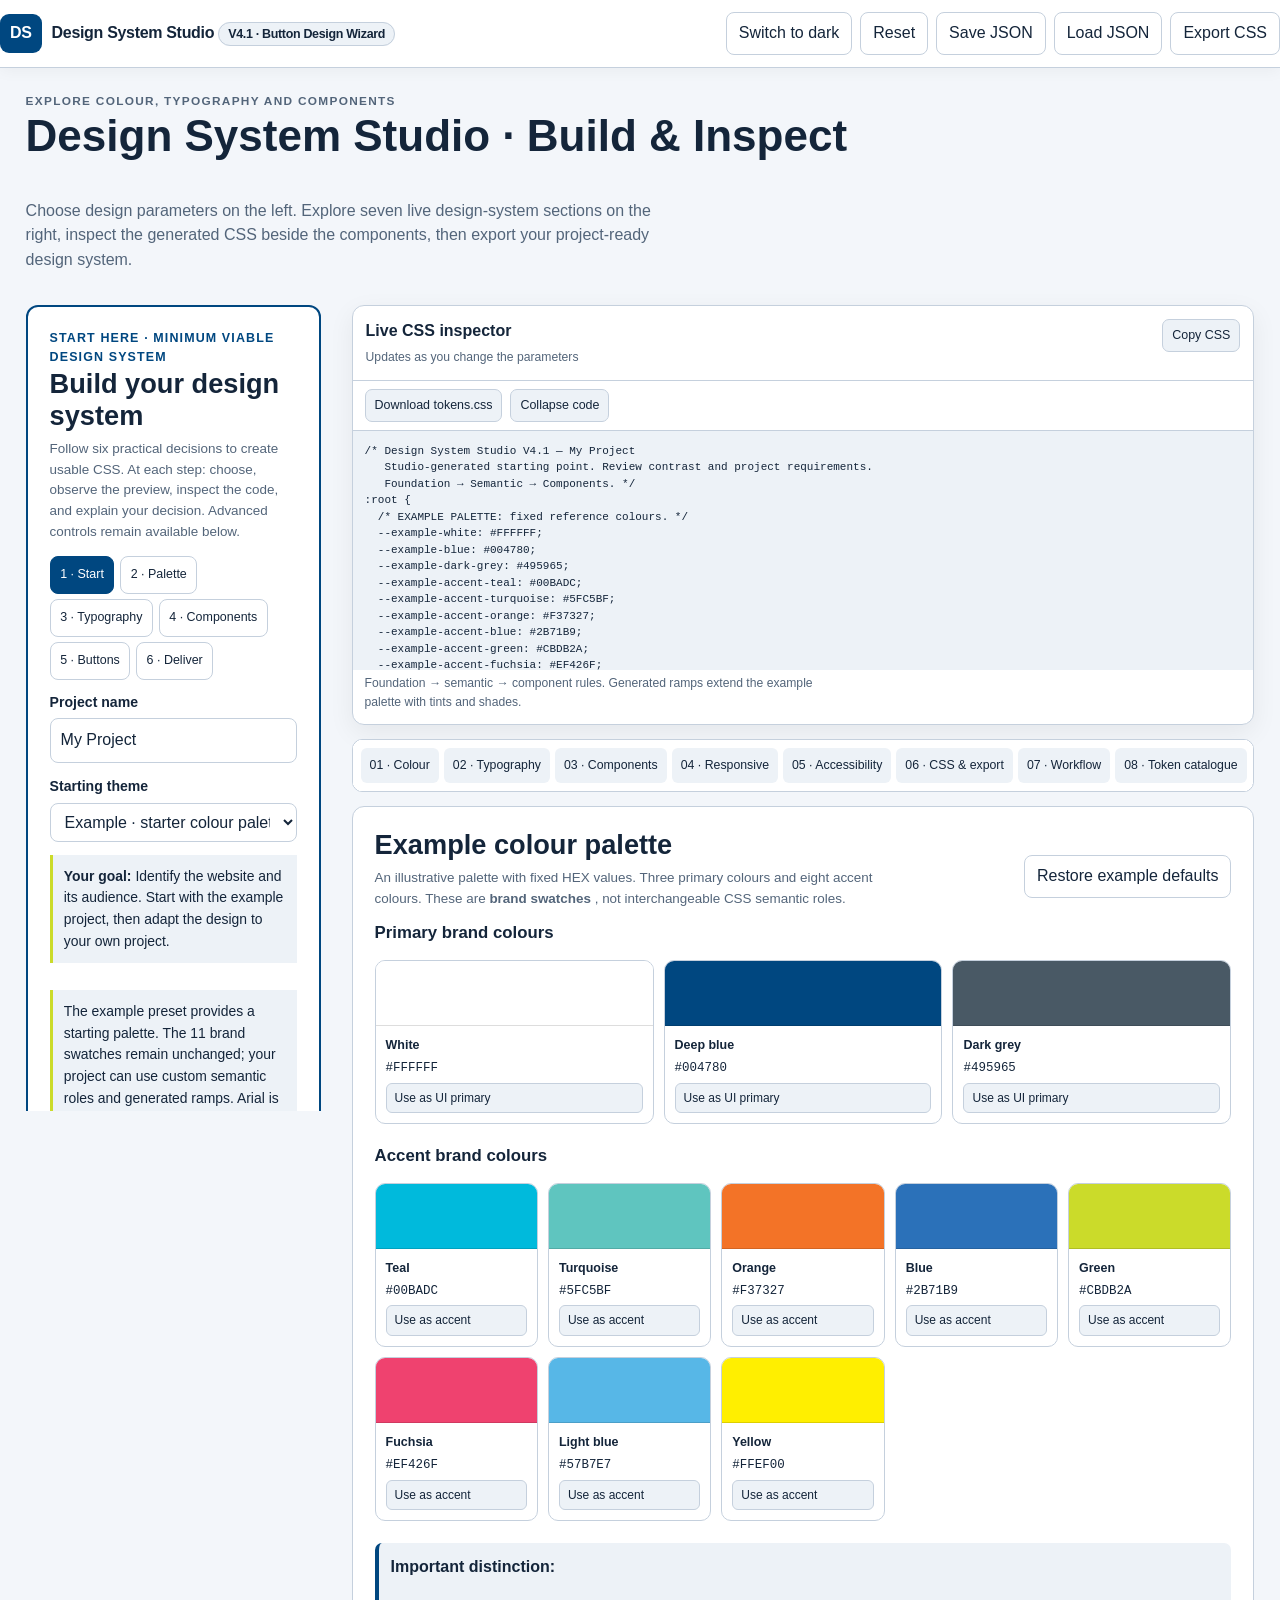
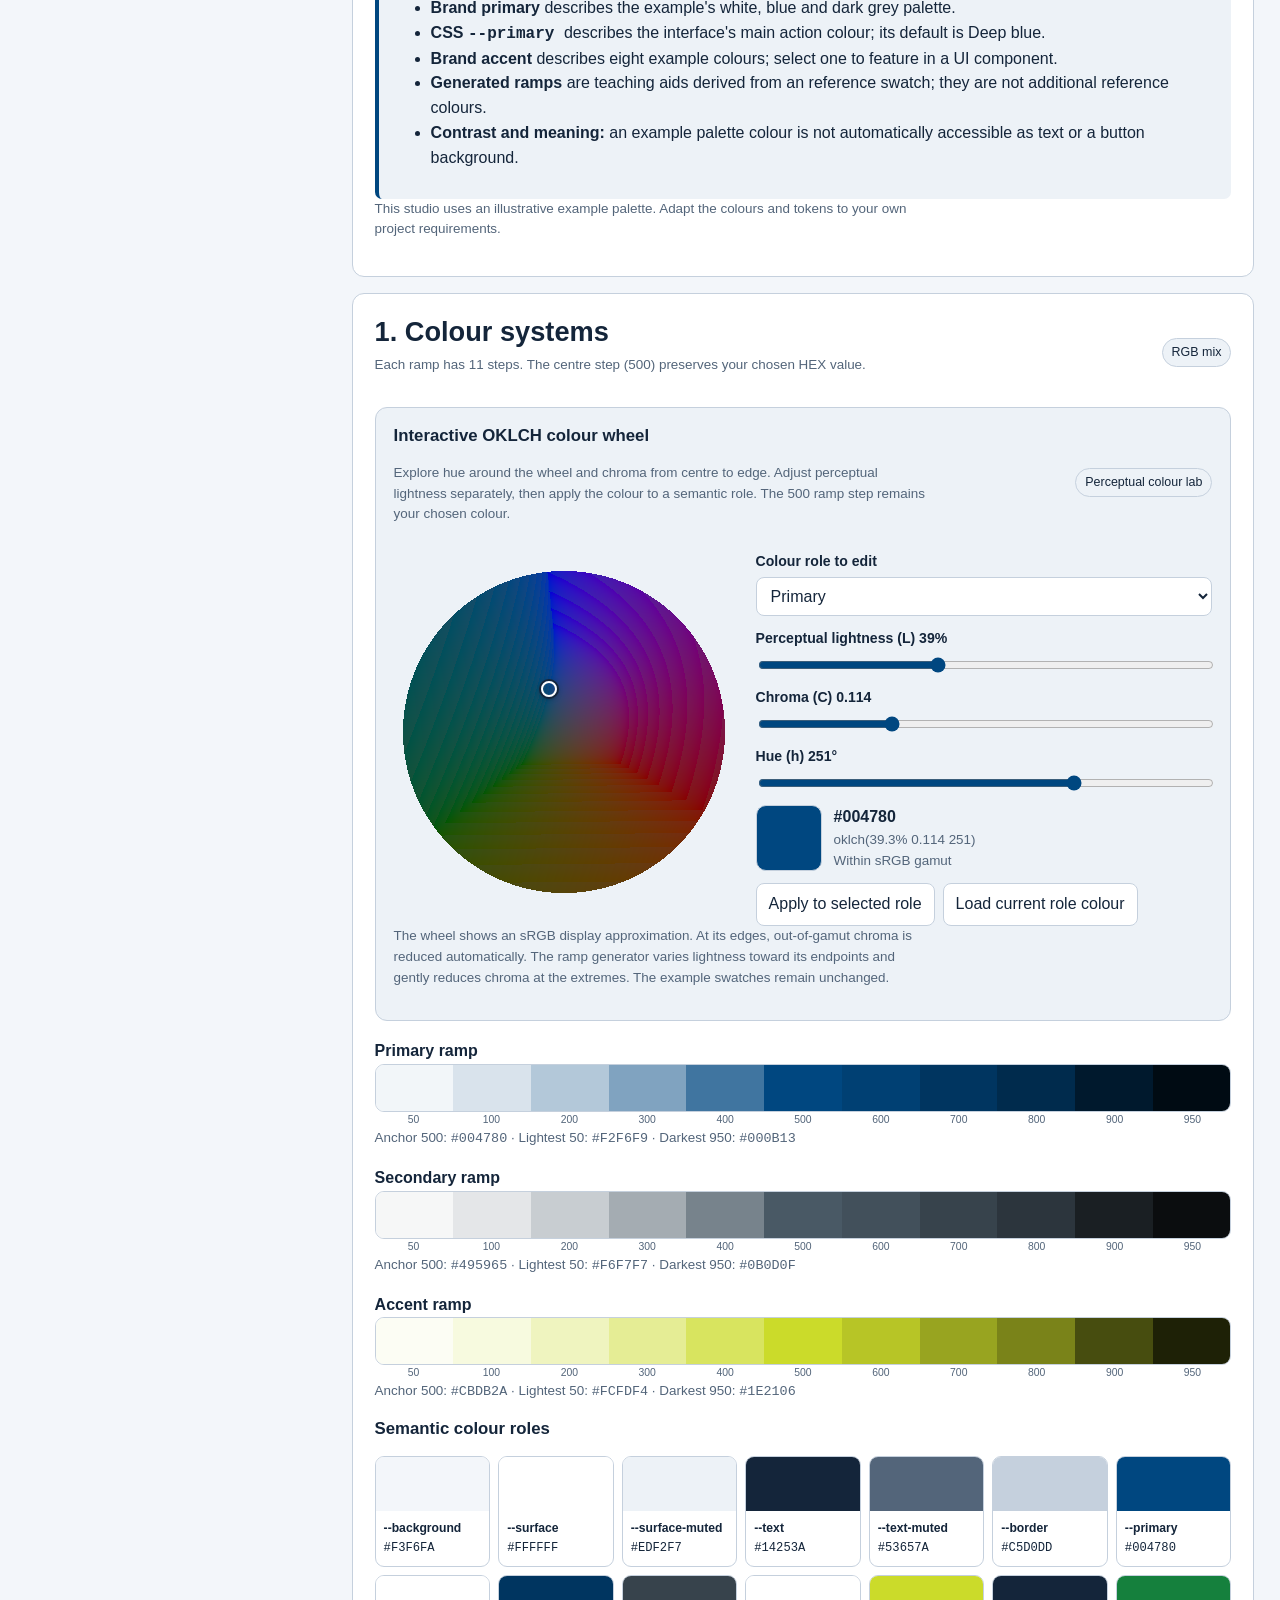
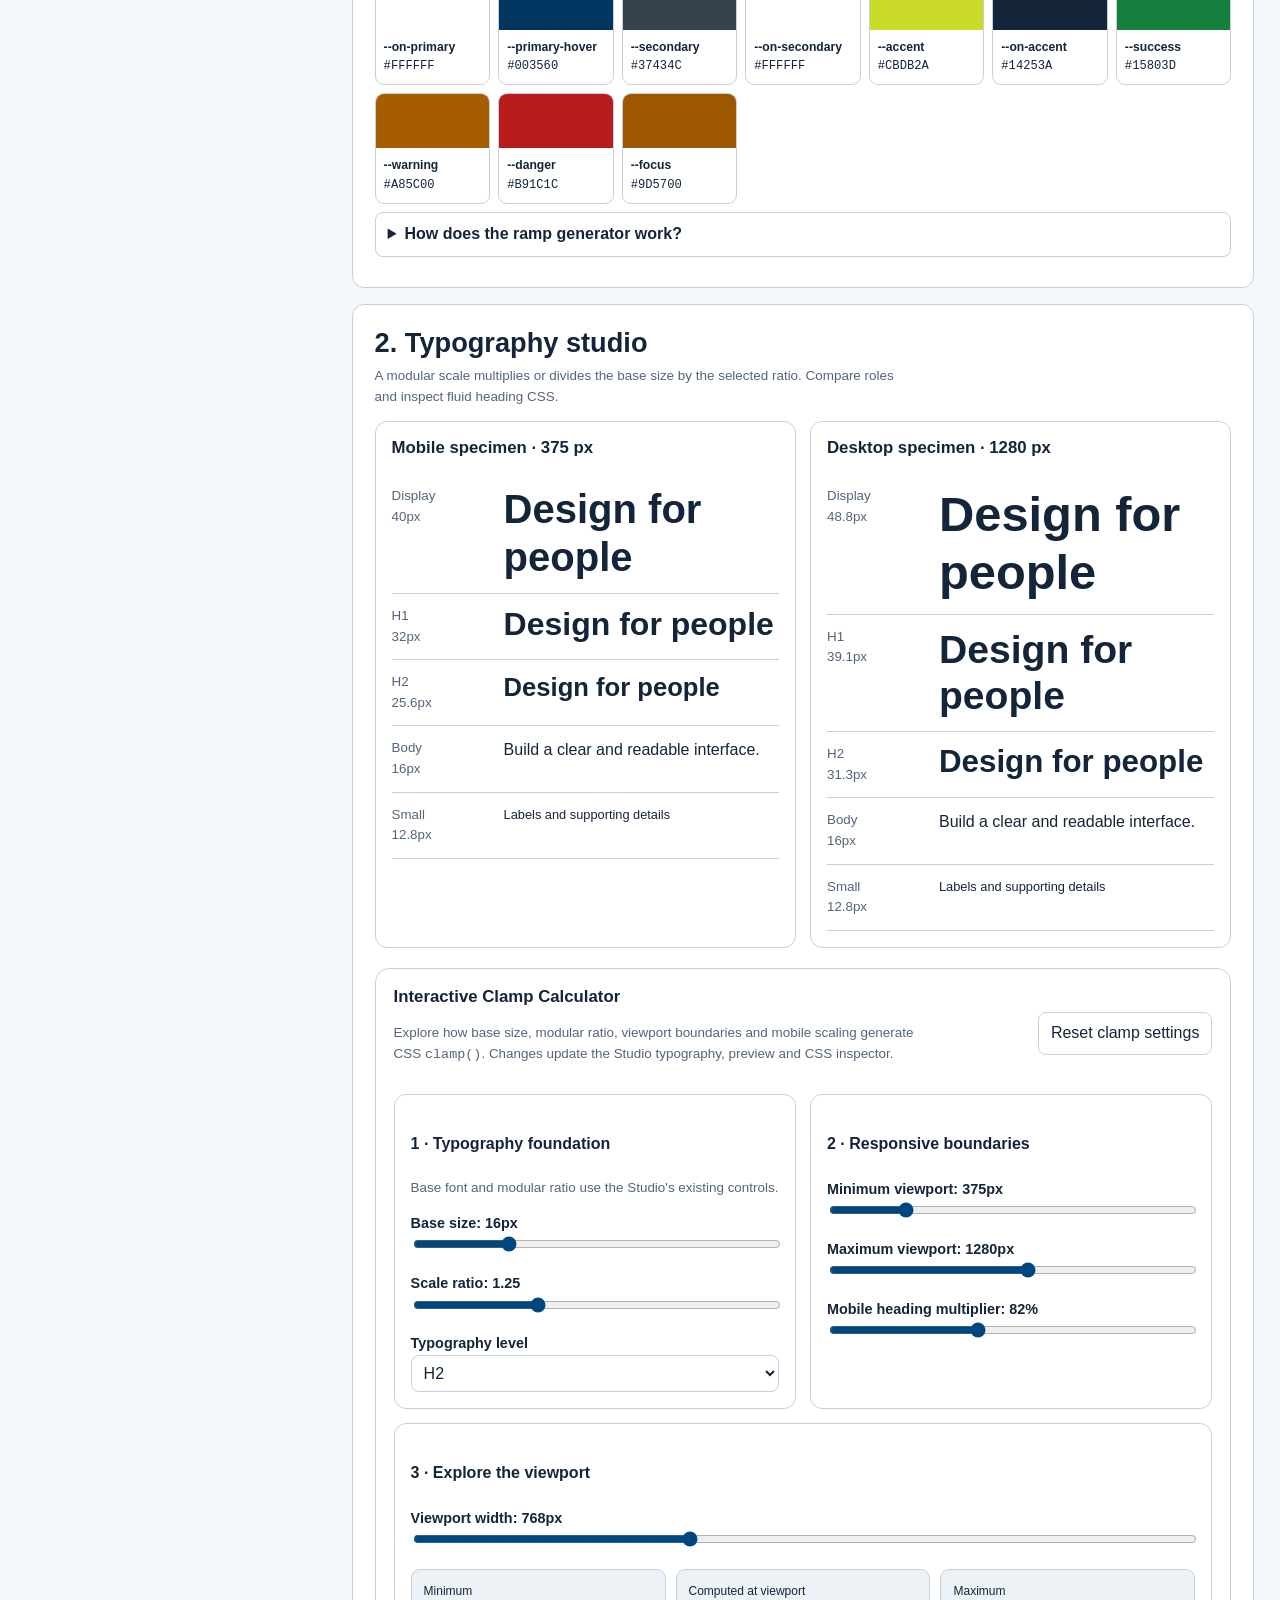
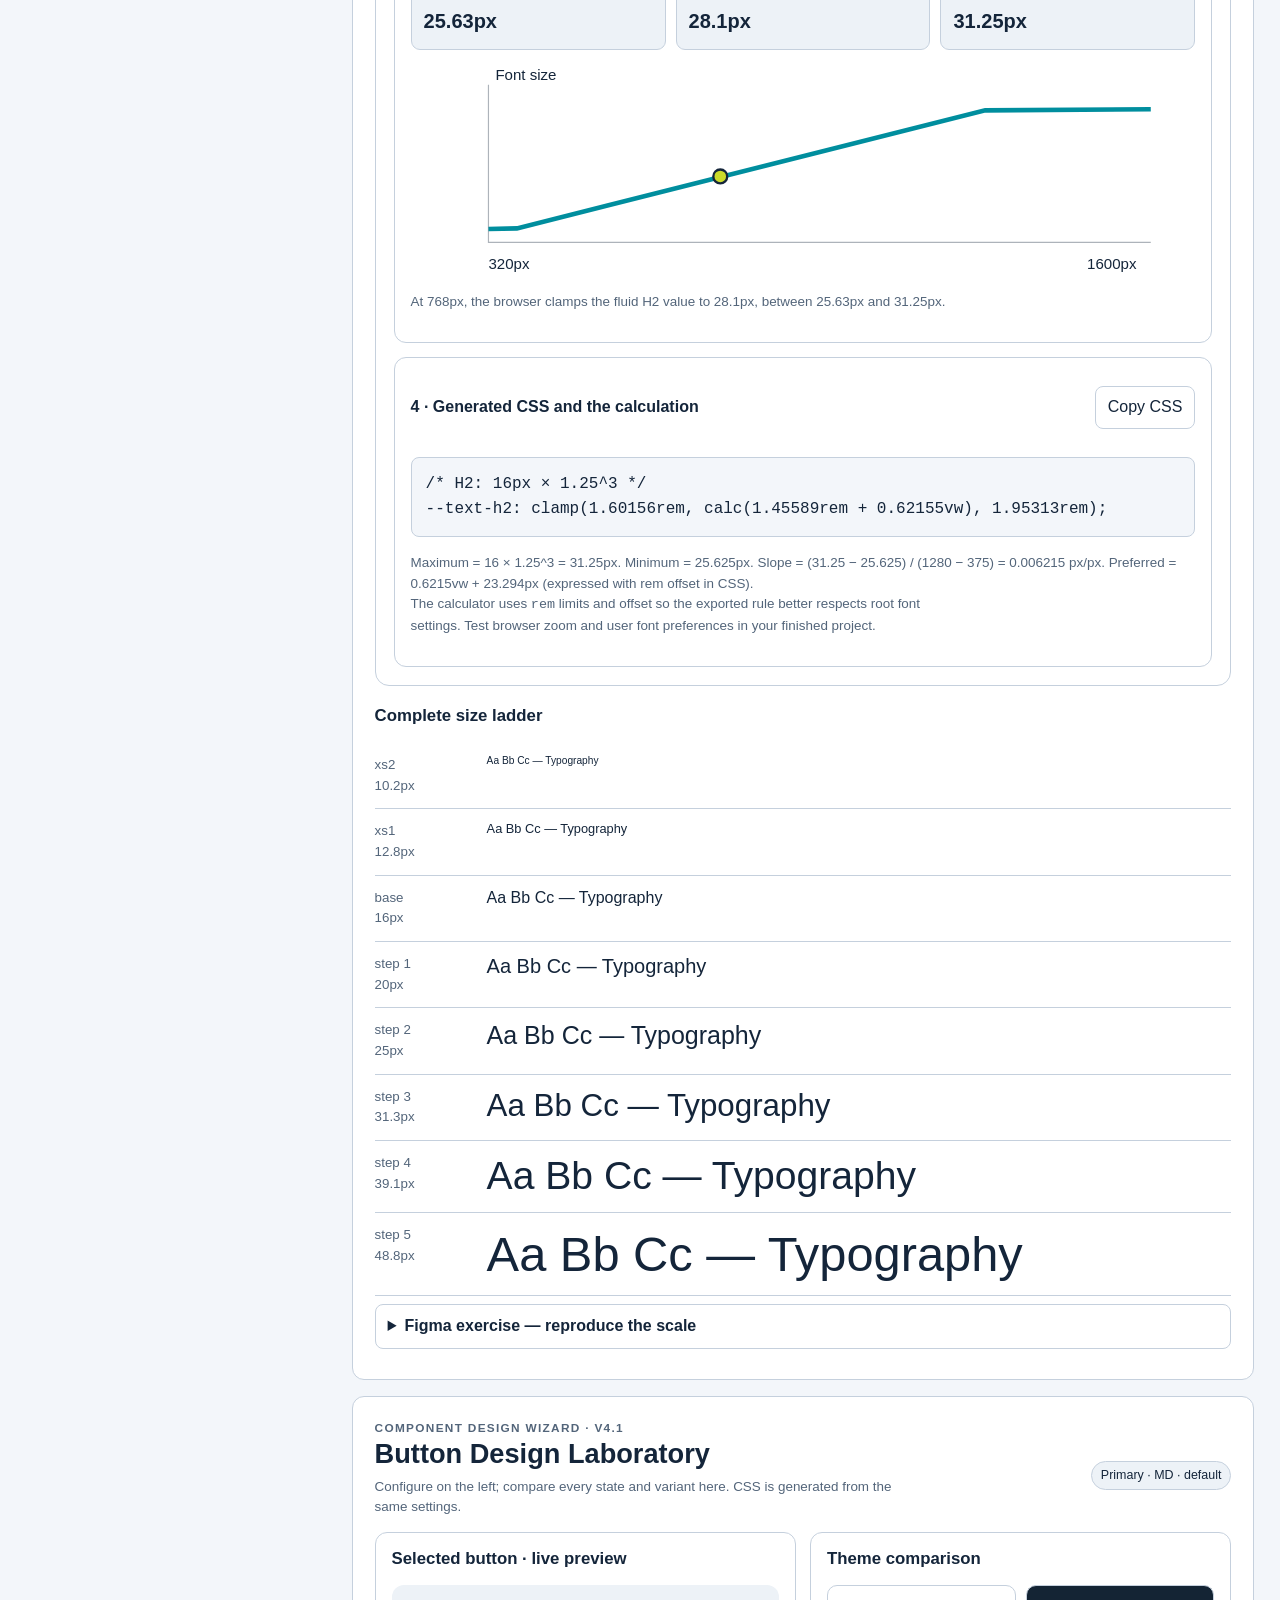
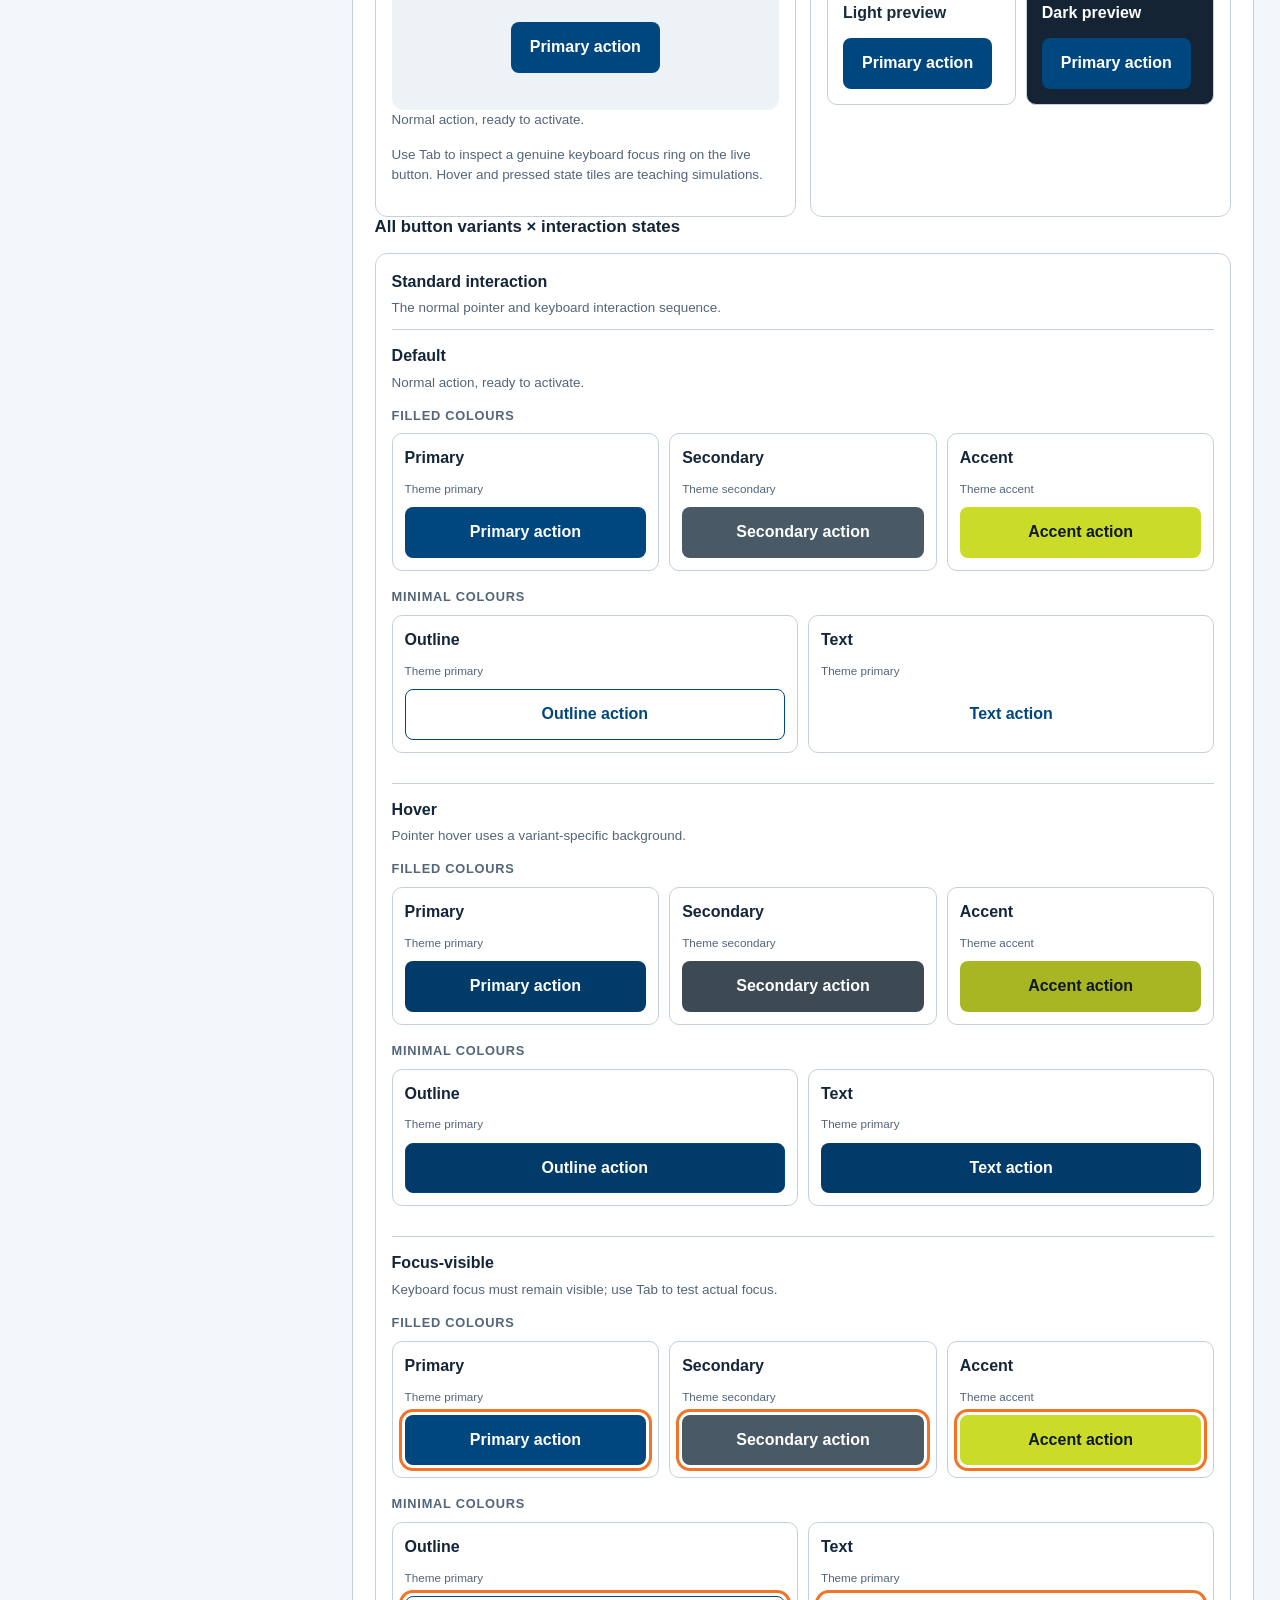
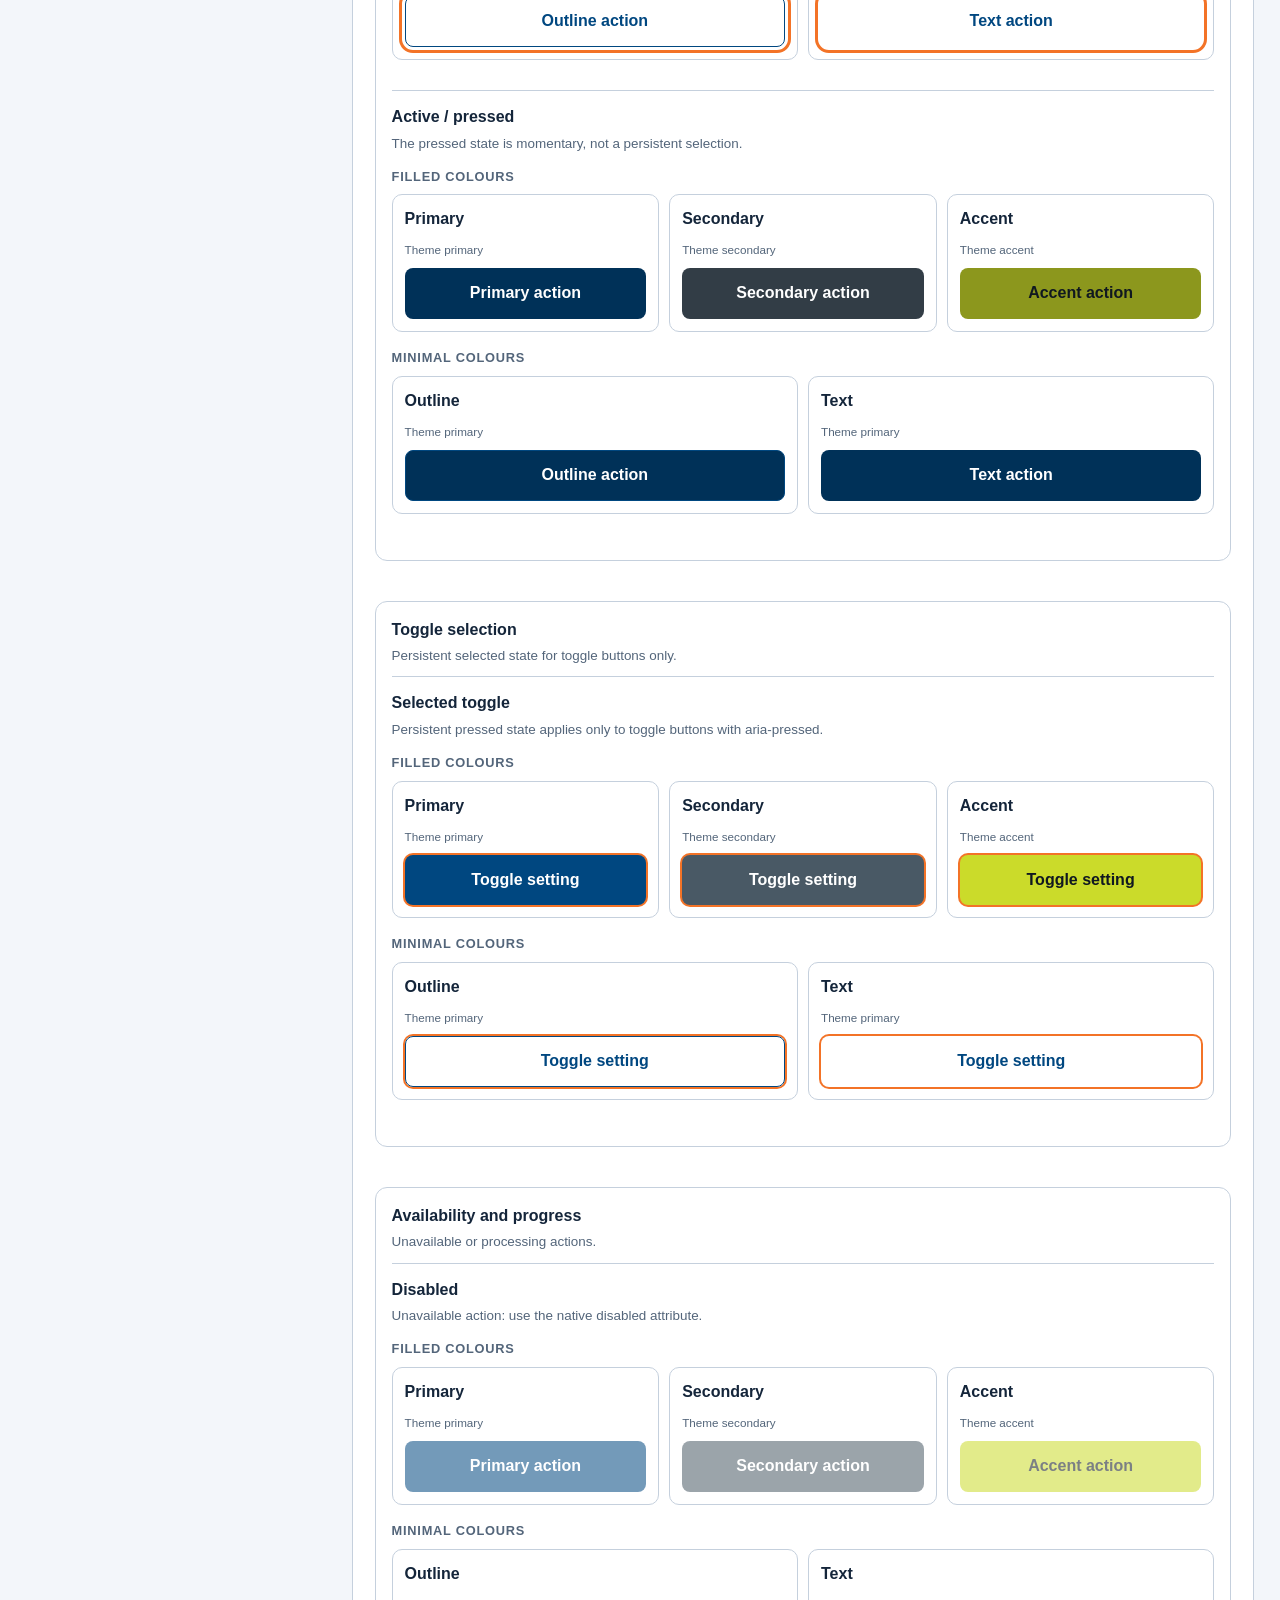
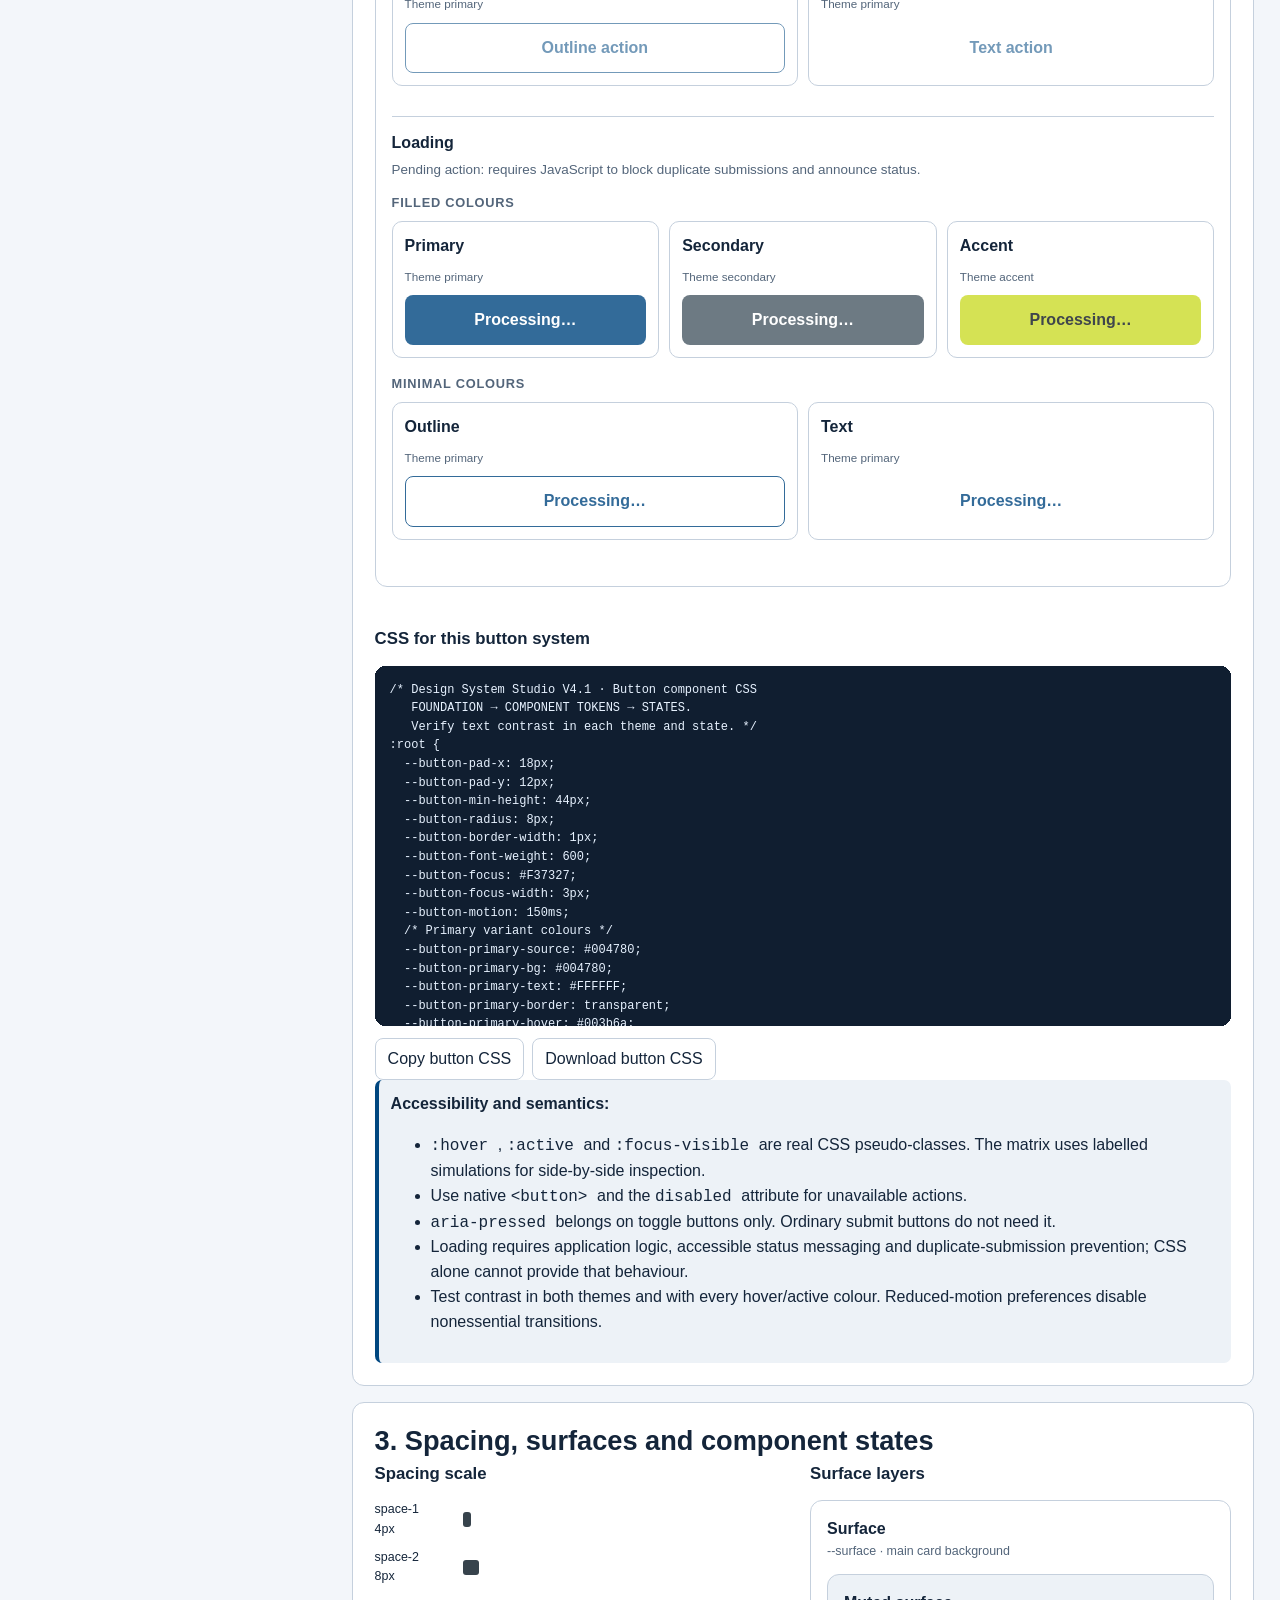
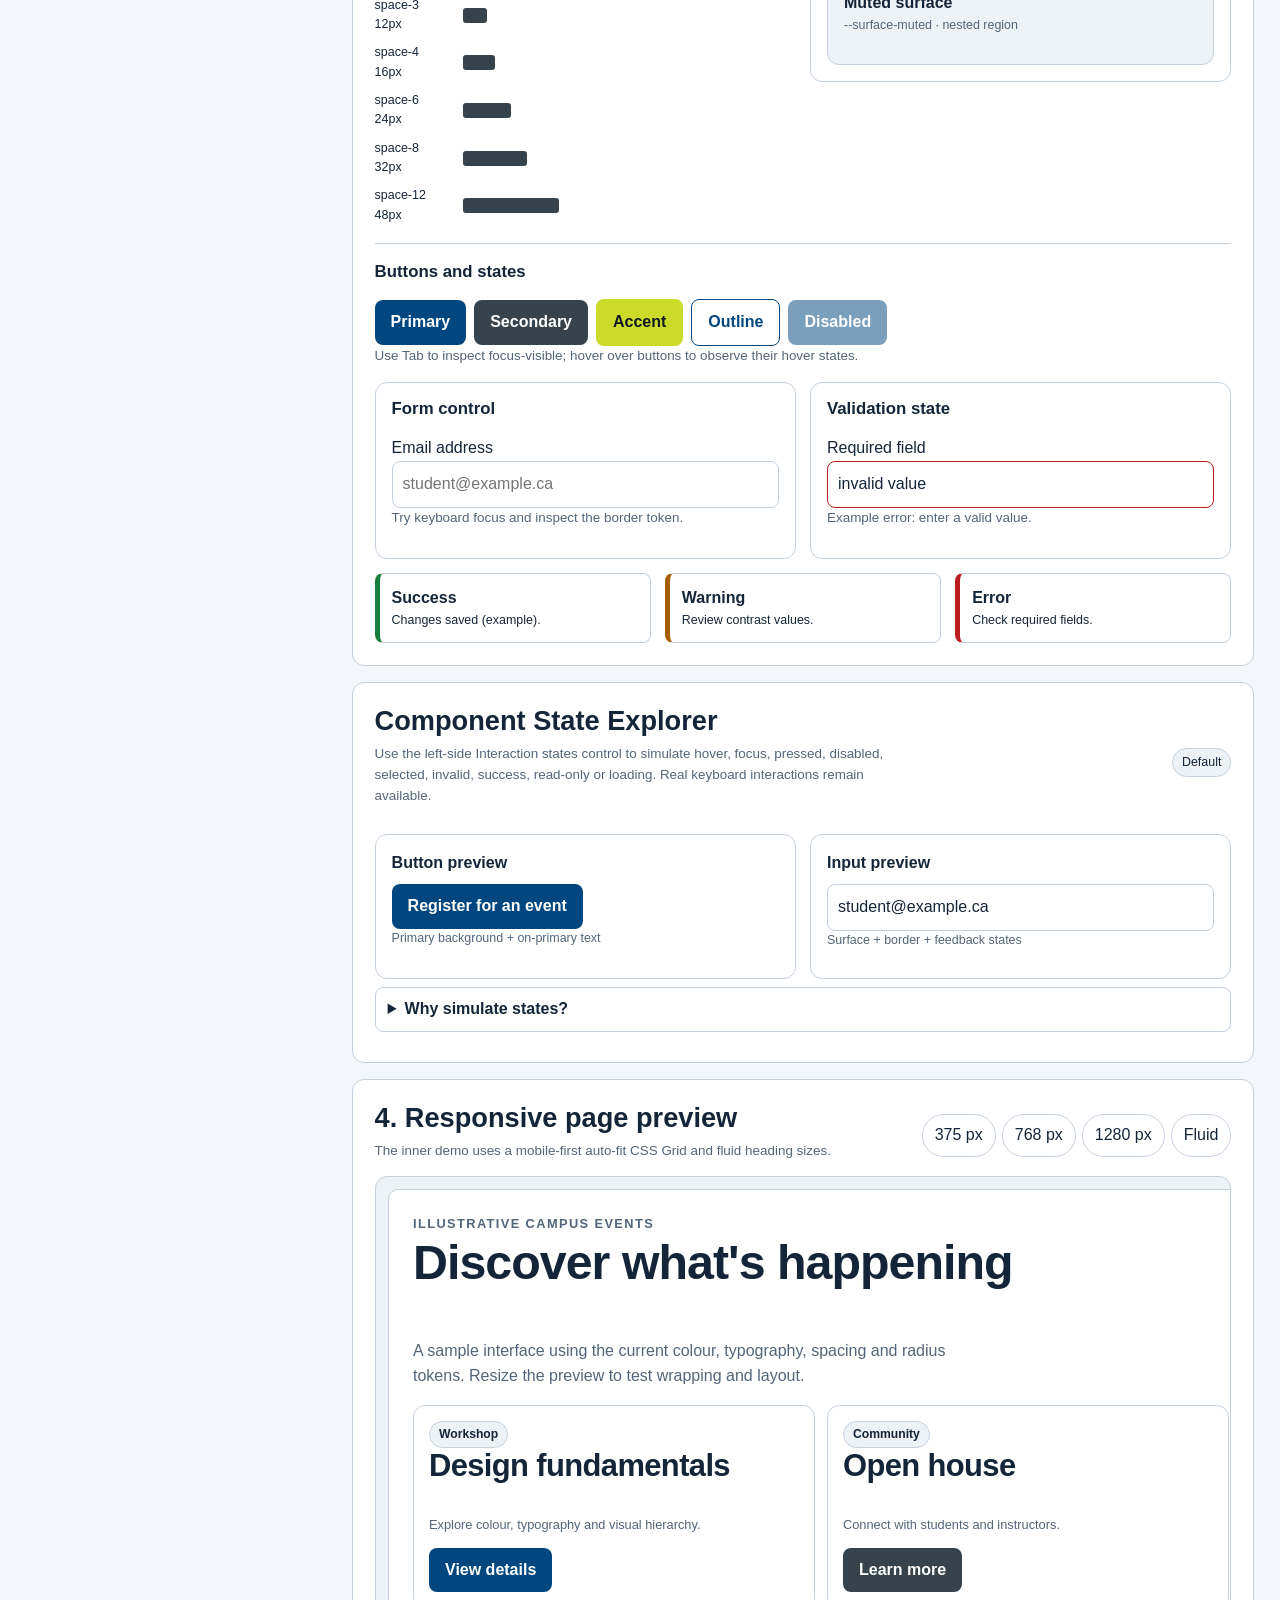
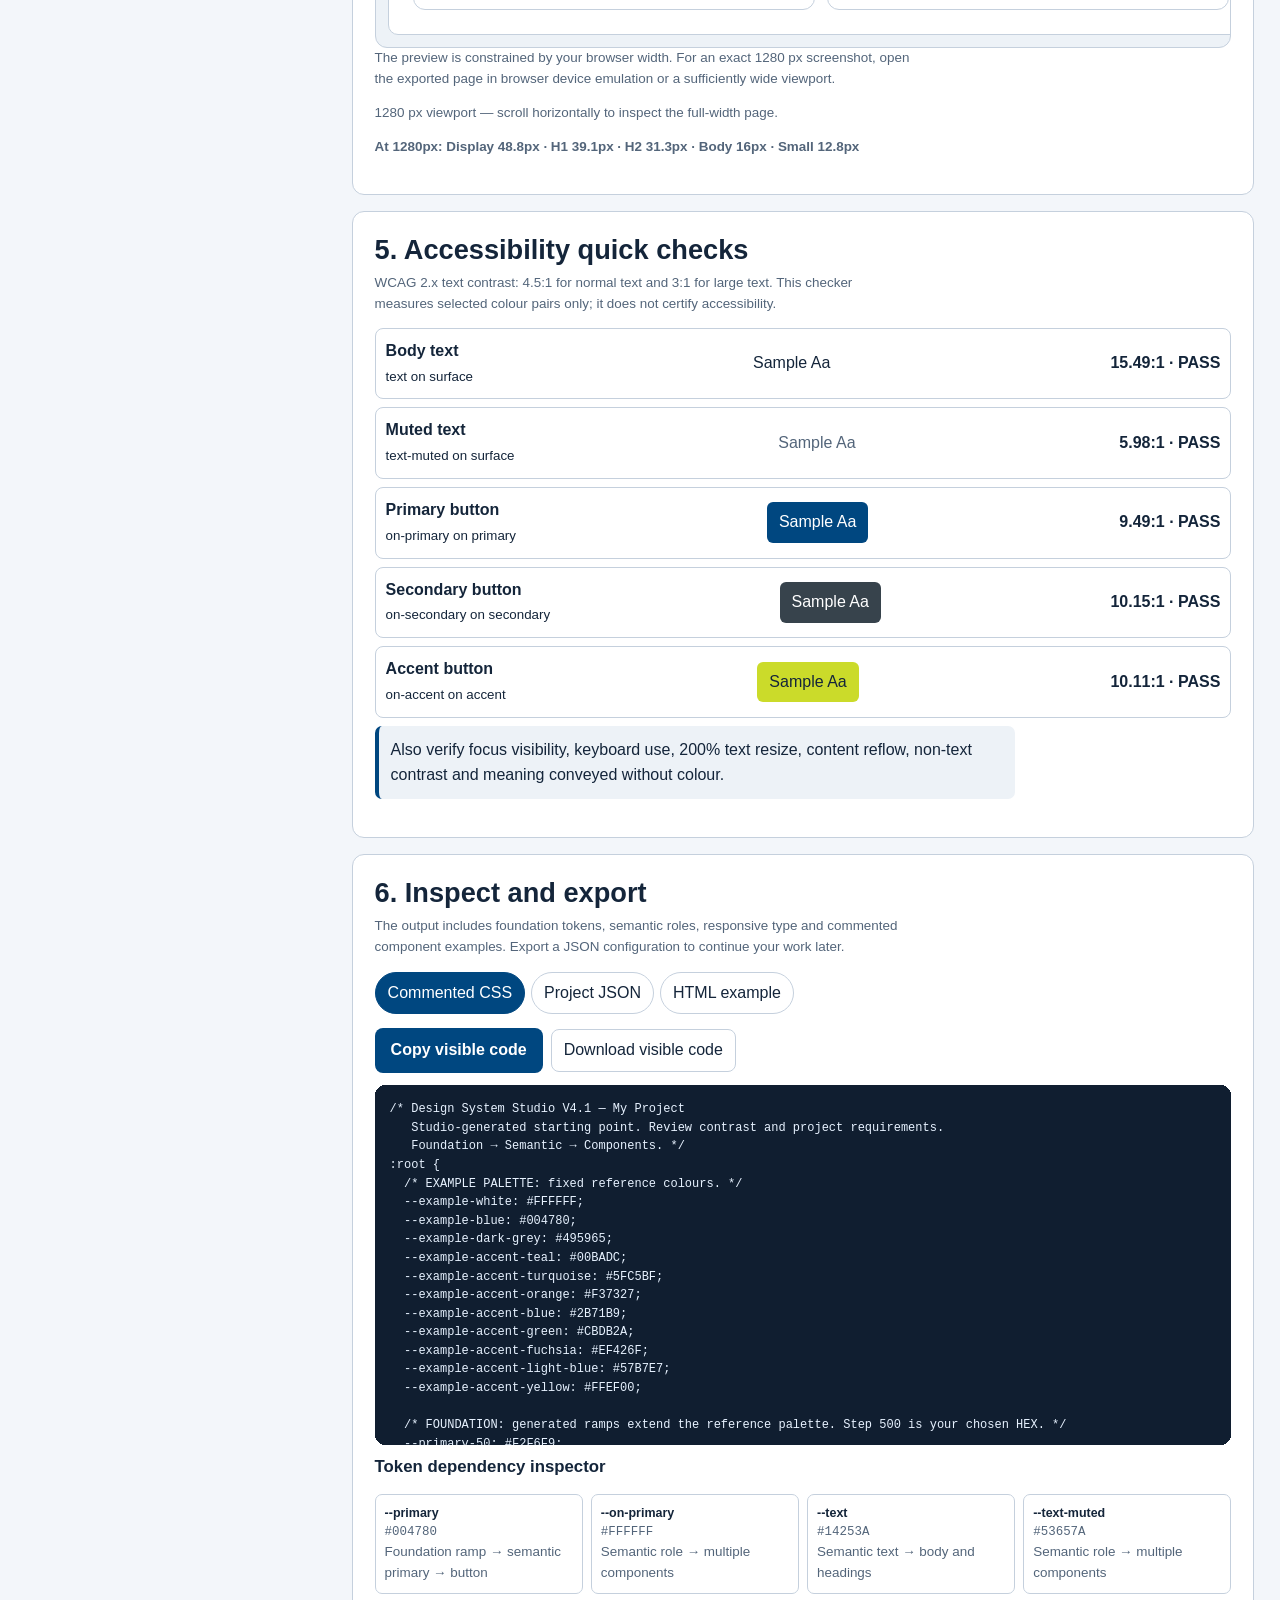
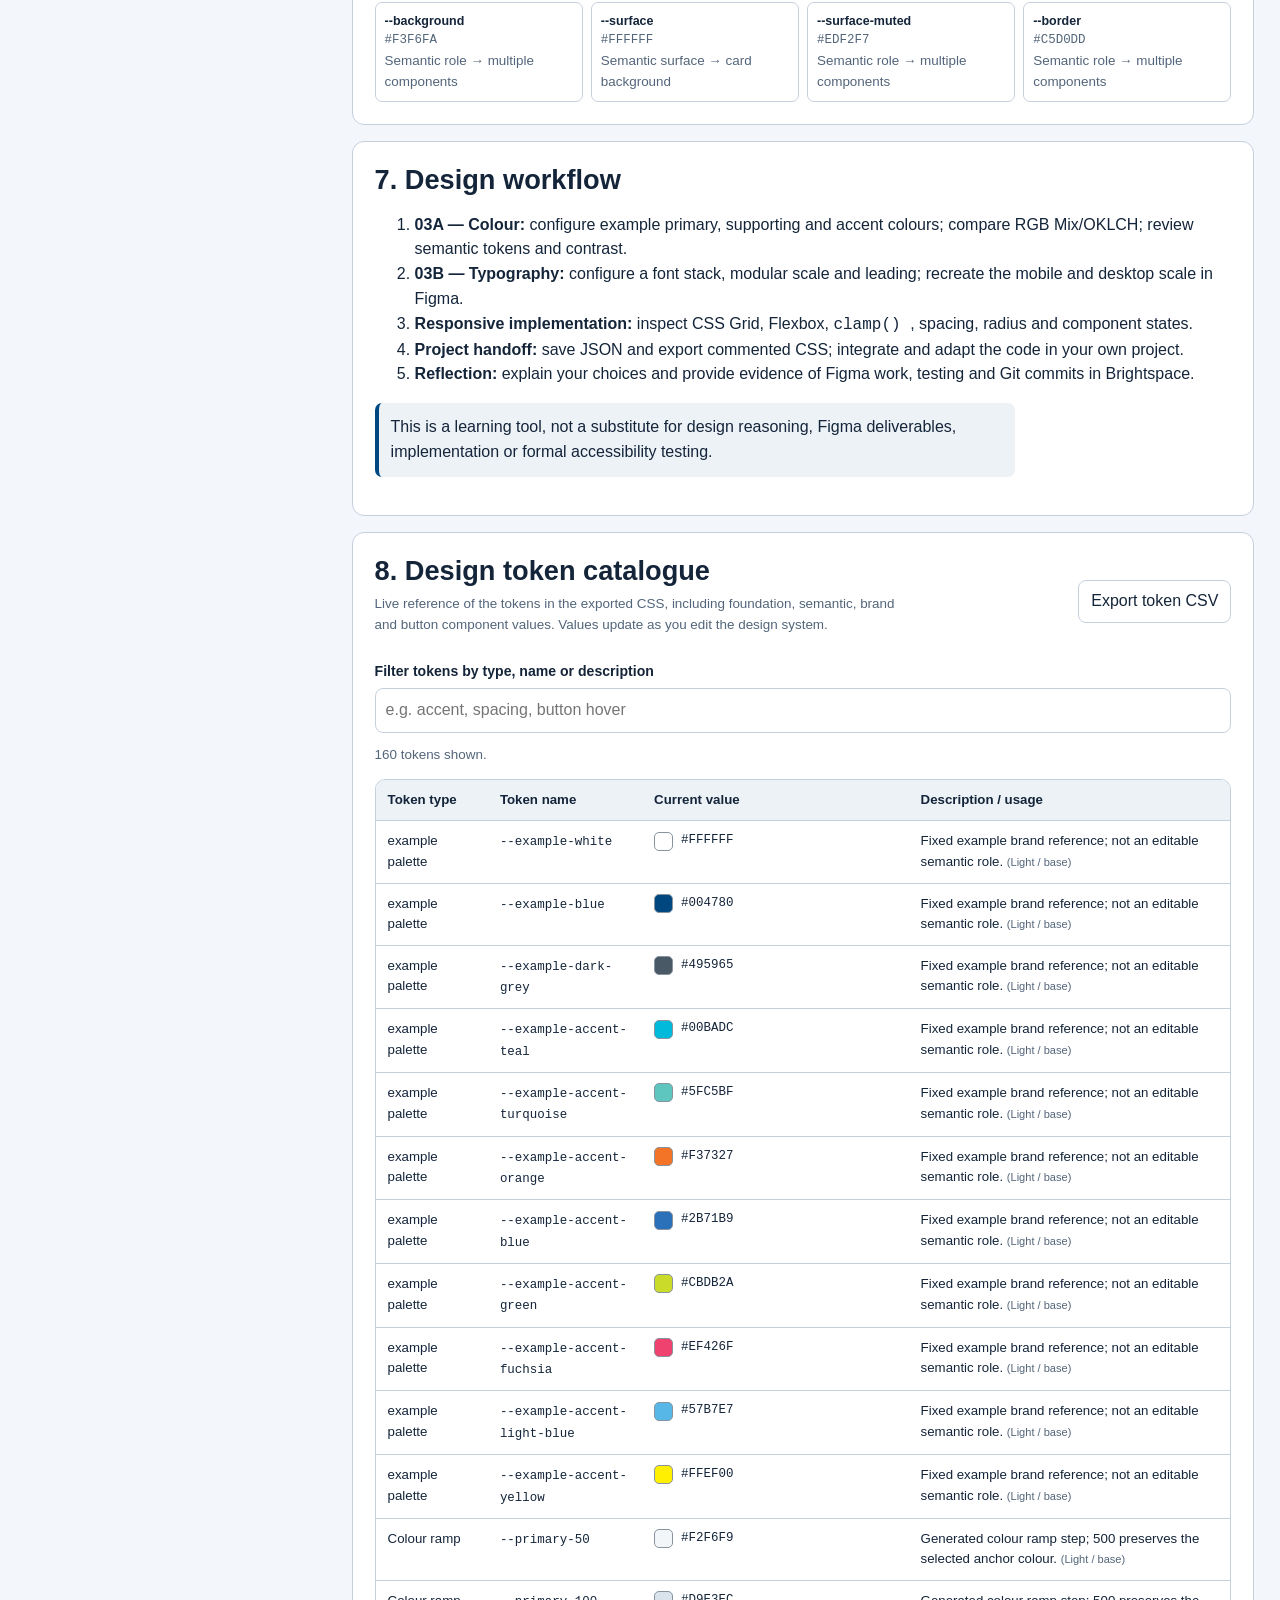
<file: legacy/Design_System_Studio_V4_1_Interactive_Clamp_Calculator.html>
<!DOCTYPE html>
<html data-theme="light" lang="en">
  <head>
    <meta charset="utf-8" />
    <meta content="width=device-width,initial-scale=1" name="viewport" />
    <meta content="light dark" name="color-scheme" />
    <title>Design System Studio V4.1 | Button Design Wizard</title>
    <style>
        /* DESIGN SYSTEM STUDIO V3.3 — Foundation → Semantic → Components.
   All examples are responsive, keyboard accessible where practical,
   and use locally available fonts. Arial is the default system font. */
        :root {
            /* FOUNDATION: reusable measurements */
            --font-ui: Arial, Helvetica, sans-serif;
            --base-size: 16px;
            --type-ratio: 1.25;
            --body-leading: 1.55;
            --heading-leading: 1.18;
            --space-unit: 4px;
            --radius-base: 12px;
            --shadow-strength: .12;
            /* SEMANTIC: component-independent design roles (edited by JavaScript) */
            --background: #f3f6fa;
            --surface: #ffffff;
            --surface-muted: #edf2f7;
            --text: #14253a;
            --text-muted: #53657a;
            --border: #c5d0dd;
            --primary: #004780;
            --on-primary: #ffffff;
            --primary-hover: #003765;
            --secondary: #495965;
            --on-secondary: #ffffff;
            --accent: #cbdb2a;
            --on-accent: #261a02;
            --success: #15803d;
            --warning: #a85c00;
            --danger: #b91c1c;
            --focus: #9d5700;
            /* COMPONENT: individual components consume semantic values */
            --card-radius: var(--radius-base);
            --button-radius: calc(var(--radius-base)*.7)
        }

        * {
            box-sizing: border-box
        }

        html {
            scroll-behavior: smooth
        }

        body {
            margin: 0;
            font-family: var(--font-ui);
            font-size: var(--base-size);
            line-height: var(--body-leading);
            color: var(--text);
            background: var(--background)
        }

        button,
        input,
        select,
        textarea {
            font: inherit
        }

        button {
            cursor: pointer
        }

        button:disabled {
            cursor: not-allowed;
            opacity: .52
        }

        a {
            color: var(--primary)
        }

        :focus-visible {
            outline: 3px solid var(--focus);
            outline-offset: 3px
        }

        h1,
        h2,
        h3,
        p {
            margin-top: 0
        }

        h1,
        h2,
        h3 {
            line-height: var(--heading-leading)
        }

        h1 {
            font-size: clamp(1.65rem, 1.1rem + 2.2vw, 2.75rem)
        }

        h2 {
            font-size: clamp(1.25rem, 1.05rem + 1vw, 1.7rem)
        }

        h3 {
            font-size: 1.05rem
        }

        p {
            max-width: 72ch
        }

        .shell {
            width: min(1500px, 100%);
            margin: auto;
            padding: 0 clamp(12px, 2vw, 28px)
        }

        .topbar {
            position: sticky;
            top: 0;
            z-index: 10;
            background: var(--surface);
            border-bottom: 1px solid var(--border);
            box-shadow: 0 3px 15px #0000000b
        }

        .top-inner {
            display: flex;
            gap: 12px;
            justify-content: space-between;
            align-items: center;
            flex-wrap: wrap;
            padding: 12px 0
        }

        .brand {
            display: flex;
            gap: 10px;
            align-items: center;
            font-weight: 800;
            letter-spacing: -.02em
        }

        .brandmark {
            background: var(--primary);
            color: var(--on-primary);
            padding: 7px 10px;
            border-radius: 9px
        }

        .top-actions {
            display: flex;
            gap: 8px;
            flex-wrap: wrap
        }

        .top-actions button,
        .ghost {
            border: 1px solid var(--border);
            background: var(--surface);
            color: var(--text);
            border-radius: 8px;
            padding: 8px 12px
        }

        .top-actions button[aria-pressed="true"] {
            background: var(--primary);
            color: var(--on-primary)
        }

        .hero {
            padding: 24px 0 16px
        }

        .eyebrow {
            text-transform: uppercase;
            letter-spacing: .11em;
            font-size: .74rem;
            font-weight: 800;
            color: var(--text-muted)
        }

        .hero p {
            color: var(--text-muted)
        }

        .layout {
            display: grid;
            grid-template-columns: minmax(245px, 310px) minmax(0, 1fr);
            gap: 18px;
            align-items: start
        }

        .sidebar {
            position: sticky;
            top: 78px;
            max-height: calc(100vh - 94px);
            overflow: auto
        }

        .panel {
            background: var(--surface);
            border: 1px solid var(--border);
            border-radius: var(--card-radius);
            padding: clamp(14px, 2vw, 22px);
            margin-bottom: 16px;
            min-width: 0
        }

        .panel h2 {
            margin-bottom: 7px
        }

        .muted,
        .help {
            color: var(--text-muted)
        }

        .help {
            font-size: .84rem
        }

        .section-head {
            display: flex;
            justify-content: space-between;
            gap: 10px;
            align-items: center;
            flex-wrap: wrap
        }

        .field {
            display: grid;
            gap: 5px;
            margin: 12px 0
        }

        .field label {
            font-weight: 700;
            font-size: .88rem
        }

        .field input:not([type=color]):not([type=range]),
        .field select,
        .field textarea {
            width: 100%;
            min-width: 0;
            padding: 9px 10px;
            border: 1px solid var(--border);
            border-radius: 8px;
            color: var(--text);
            background: var(--surface)
        }

        .field input[type=range] {
            width: 100%;
            accent-color: var(--primary)
        }

        .field input[type=color] {
            width: 56px;
            height: 38px;
            padding: 2px;
            background: var(--surface);
            border: 1px solid var(--border);
            border-radius: 7px
        }

        .fieldline {
            display: flex;
            align-items: center;
            gap: 10px
        }

        .fieldline output {
            font: 700 .8rem ui-monospace, monospace;
            min-width: 55px
        }

        .tabs {
            display: flex;
            gap: 6px;
            flex-wrap: wrap;
            margin: 8px 0 14px
        }

        .tab {
            border: 1px solid var(--border);
            border-radius: 999px;
            background: var(--surface);
            color: var(--text);
            padding: 8px 12px
        }

        .tab[aria-selected=true] {
            background: var(--primary);
            color: var(--on-primary);
            border-color: var(--primary)
        }

        .swatch-grid {
            display: grid;
            grid-template-columns: repeat(auto-fit, minmax(112px, 1fr));
            gap: 8px
        }

        .swatch {
            min-width: 0;
            border: 1px solid var(--border);
            border-radius: 9px;
            overflow: hidden;
            background: var(--surface)
        }

        .swatch .paint {
            height: 54px
        }

        .swatch .swatch-text {
            padding: 8px;
            font-size: .76rem;
            overflow-wrap: anywhere
        }

        .swatch strong {
            display: block
        }

        .ramp-group {
            margin: 16px 0
        }

        .ramp {
            display: grid;
            grid-template-columns: repeat(11, minmax(0, 1fr));
            border-radius: 9px;
            overflow: hidden;
            border: 1px solid var(--border)
        }

        .ramp-cell {
            height: 46px;
            min-width: 0
        }

        .ramp-labels {
            display: grid;
            grid-template-columns: repeat(11, minmax(0, 1fr));
            font-size: .65rem;
            text-align: center;
            color: var(--text-muted)
        }

        .grid2 {
            display: grid;
            grid-template-columns: repeat(2, minmax(0, 1fr));
            gap: 14px
        }

        .grid3 {
            display: grid;
            grid-template-columns: repeat(3, minmax(0, 1fr));
            gap: 14px
        }

        .component {
            padding: 16px;
            background: var(--surface);
            border: 1px solid var(--border);
            border-radius: var(--card-radius)
        }

        .component.muted-surface {
            background: var(--surface-muted)
        }

        .demo-btn {
            border: 0;
            background: var(--primary);
            color: var(--on-primary);
            padding: 10px 16px;
            border-radius: var(--button-radius);
            font-weight: 700
        }

        .demo-btn:hover:not(:disabled) {
            background: var(--primary-hover)
        }

        .demo-btn.secondary {
            background: var(--secondary);
            color: var(--on-secondary)
        }

        .demo-btn.outline {
            border: 1px solid var(--border);
            color: var(--text);
            background: transparent
        }

        .demo-btn.accent {
            background: var(--accent);
            color: var(--on-accent)
        }

        .button-row {
            display: flex;
            flex-wrap: wrap;
            gap: 8px;
            align-items: center
        }

        .badge {
            display: inline-flex;
            border-radius: 999px;
            padding: 3px 9px;
            font-size: .76rem;
            font-weight: 700;
            background: var(--surface-muted);
            border: 1px solid var(--border)
        }

        .alert {
            padding: 12px;
            border: 1px solid var(--border);
            border-left: 5px solid var(--success);
            border-radius: 8px;
            background: var(--surface)
        }

        .alert.warn {
            border-left-color: var(--warning)
        }

        .alert.error {
            border-left-color: var(--danger)
        }

        .demo-input {
            width: 100%;
            padding: 10px;
            border: 1px solid var(--border);
            border-radius: 8px;
            background: var(--surface);
            color: var(--text)
        }

        .demo-input[aria-invalid=true] {
            border-color: var(--danger)
        }

        .type-row {
            display: grid;
            grid-template-columns: 100px minmax(0, 1fr);
            gap: 12px;
            padding: 12px 0;
            border-bottom: 1px solid var(--border)
        }

        .type-row .sample {
            overflow-wrap: anywhere
        }

        .type-row small {
            color: var(--text-muted)
        }

        .preview-shell {
            border: 1px solid var(--border);
            background: var(--surface-muted);
            border-radius: 12px;
            padding: 12px;
            overflow: auto
        }

        .preview-frame {
            width: 100%;
            max-width: 100%;
            margin: auto;
            background: var(--surface);
            border: 1px solid var(--border);
            border-radius: 10px;
            padding: clamp(12px, 2vw, 24px);
            transition: width .2s;
            overflow: hidden
        }

        .preview-frame[data-width="mobile"] {
            width: 375px
        }

        .preview-frame[data-width="tablet"] {
            width: 768px
        }

        .preview-frame[data-width="desktop"] {
            width: 1280px
        }

        .preview-frame h3 {
            font-size: clamp(1.5rem, 1rem + 2vw, 2.7rem)
        }

        .preview-grid {
            display: grid;
            grid-template-columns: repeat(auto-fit, minmax(min(100%, 210px), 1fr));
            gap: 12px
        }

        .preview-card {
            padding: 15px;
            border: 1px solid var(--border);
            border-radius: var(--card-radius);
            background: var(--surface)
        }

        .code {
            font: 12px/1.55 Consolas, 'Liberation Mono', monospace;
            background: #101e30;
            color: #e7f2ff;
            border-radius: 10px;
            padding: 15px;
            overflow: auto;
            max-height: 360px;
            white-space: pre
        }

        .mini {
            font-size: .78rem
        }

        .note {
            padding: 12px;
            border-left: 4px solid var(--primary);
            background: var(--surface-muted);
            border-radius: 7px
        }

        .contrast {
            display: flex;
            justify-content: space-between;
            gap: 10px;
            align-items: center;
            border: 1px solid var(--border);
            border-radius: 8px;
            padding: 10px;
            margin: 8px 0;
            flex-wrap: wrap
        }

        .status {
            font-size: .82rem;
            min-height: 1.4em;
            color: var(--text-muted)
        }

        .footer {
            padding: 20px 0 40px;
            color: var(--text-muted);
            font-size: .85rem
        }

        .hide {
            display: none !important
        }

        hr {
            border: 0;
            border-top: 1px solid var(--border);
            margin: 18px 0
        }

        details {
            border: 1px solid var(--border);
            border-radius: 8px;
            padding: 9px 12px;
            margin: 8px 0
        }

        summary {
            font-weight: 700;
            cursor: pointer
        }

        .token-list {
            display: grid;
            grid-template-columns: repeat(auto-fit, minmax(190px, 1fr));
            gap: 8px
        }

        .token-item {
            padding: 9px;
            border: 1px solid var(--border);
            border-radius: 7px;
            font-size: .78rem;
            overflow-wrap: anywhere
        }

        .token-item code {
            display: block;
            color: var(--text-muted)
        }

        .spacer-bars {
            display: flex;
            flex-direction: column;
            gap: 9px
        }

        .space-row {
            display: flex;
            align-items: center;
            gap: 10px;
            font-size: .78rem
        }

        .space-row span {
            width: 78px
        }

        .space-row i {
            display: block;
            height: 15px;
            background: var(--secondary);
            border-radius: 3px
        }

        .pill {
            border-radius: 999px;
            padding: 4px 9px;
            background: var(--surface-muted);
            border: 1px solid var(--border);
            font-size: .78rem
        }

        .visually-hidden {
            position: absolute;
            width: 1px;
            height: 1px;
            padding: 0;
            margin: -1px;
            overflow: hidden;
            clip: rect(0, 0, 0, 0);
            white-space: nowrap;
            border: 0
        }

        @media(max-width:900px) {
            .layout {
                grid-template-columns: 1fr
            }

            .sidebar {
                position: static;
                max-height: none
            }

            .grid3 {
                grid-template-columns: repeat(2, minmax(0, 1fr))
            }
        }

        @media(max-width:580px) {

            .grid2,
            .grid3 {
                grid-template-columns: 1fr
            }

            .type-row {
                grid-template-columns: 1fr
            }

            .top-inner {
                align-items: flex-start
            }

            .hero {
                padding-top: 16px
            }

            .ramp-cell {
                height: 34px
            }

            .ramp-labels {
                font-size: .52rem
            }
        }

        @media(prefers-reduced-motion:reduce) {

            *,
            *:before,
            *:after {
                scroll-behavior: auto !important;
                transition: none !important
            }
        }

        /* EXAMPLE PALETTE SWATCHES: fixed values, separate from generated semantic roles. */
        .brand-grid {
            display: grid;
            grid-template-columns: repeat(auto-fit, minmax(min(100%, 155px), 1fr));
            gap: 10px;
            margin: 12px 0 22px
        }

        .brand-swatch {
            border: 1px solid var(--border);
            border-radius: 10px;
            overflow: hidden;
            background: var(--surface)
        }

        .brand-swatch-color {
            height: 65px;
            border-bottom: 1px solid #0002
        }

        .brand-swatch-info {
            padding: 10px;
            display: grid;
            gap: 4px;
            font-size: .78rem
        }

        .brand-swatch-info code {
            font-size: .78rem
        }

        .brand-swatch button {
            border: 1px solid var(--border);
            border-radius: 6px;
            background: var(--surface-muted);
            color: var(--text);
            padding: 5px 8px;
            font-size: .75rem;
            text-align: left
        }

        .brand-swatch button:hover {
            border-color: var(--primary)
        }

        /* V2.6: Scalable parameter groups and live component-state laboratory. */
        .layout {
            grid-template-columns: minmax(300px, 365px) minmax(0, 1fr)
        }

        .sidebar {
            scrollbar-gutter: stable
        }

        .studio-controls details {
            margin: 8px 0;
            padding: 0;
            overflow: hidden
        }

        .studio-controls summary {
            padding: 12px;
            background: var(--surface-muted);
            list-style: none;
            display: flex;
            justify-content: space-between;
            align-items: center
        }

        .studio-controls summary::after {
            content: '+';
            font-size: 1.3rem
        }

        .studio-controls details[open] summary::after {
            content: '−'
        }

        .studio-controls .group-body {
            padding: 4px 13px 12px
        }

        .studio-controls .field {
            margin: 10px 0
        }

        .studio-controls input[type=checkbox] {
            accent-color: var(--primary);
            width: 18px;
            height: 18px
        }

        .studio-controls .checkrow {
            display: flex;
            align-items: center;
            gap: 8px;
            margin: 10px 0
        }

        .studio-controls .control-hint {
            font-size: .78rem;
            color: var(--text-muted)
        }

        .studio-controls .group-label {
            font-size: .76rem;
            text-transform: uppercase;
            letter-spacing: .07em;
            color: var(--text-muted);
            margin: 12px 0 5px;
            font-weight: 800
        }

        .state-sandbox {
            display: grid;
            gap: 14px;
            grid-template-columns: repeat(auto-fit, minmax(min(100%, 240px), 1fr));
            margin-top: 14px
        }

        .state-tile {
            border: 1px solid var(--border);
            border-radius: var(--card-radius);
            padding: 16px;
            background: var(--surface);
            box-shadow: var(--shadow-demo, none)
        }

        .state-tile label {
            display: block;
            margin-bottom: 8px;
            font-weight: 700
        }

        .state-tile .demo-btn {
            min-height: var(--control-height, 42px);
            border-radius: var(--button-radius);
            border-width: var(--border-width-demo, 1px);
            transition: background .15s, transform .15s
        }

        .state-tile .demo-input {
            min-height: var(--control-height, 42px);
            border-width: var(--border-width-demo, 1px)
        }

        .state-tile[data-state=hover] .demo-btn {
            background: var(--primary-hover)
        }

        .state-tile[data-state=focus] .demo-btn {
            outline: var(--focus-width-demo, 3px) solid var(--focus);
            outline-offset: 3px
        }

        .state-tile[data-state=active] .demo-btn {
            transform: translateY(2px);
            filter: brightness(.86)
        }

        .state-tile[data-state=disabled] .demo-btn,
        .state-tile[data-state=loading] .demo-btn {
            opacity: .55;
            cursor: not-allowed
        }

        .state-tile[data-state=selected] {
            border-color: var(--primary);
            box-shadow: 0 0 0 2px var(--primary)
        }

        .state-tile[data-state=invalid] .demo-input {
            border-color: var(--danger);
            outline: 1px solid var(--danger)
        }

        .state-tile[data-state=success] .demo-input {
            border-color: var(--success);
            outline: 1px solid var(--success)
        }

        .state-tile[data-state=readonly] .demo-input {
            background: var(--surface-muted)
        }

        .state-tile[data-state=loading] .demo-btn::after {
            content: '  ◌'
        }

        .state-tile[data-state=focus] .demo-input {
            outline: var(--focus-width-demo, 3px) solid var(--focus);
            outline-offset: 2px
        }

        .state-label {
            font-size: .78rem;
            color: var(--text-muted)
        }

        .studio-controls output {
            font-size: .78rem;
            min-width: 45px
        }

        .studio-controls input[type=range] {
            width: 100%
        }

        .studio-controls .inline-range {
            display: flex;
            align-items: center;
            gap: 8px
        }

        .studio-controls .inline-range output {
            font-family: monospace
        }

        .studio-controls .palette-line {
            display: flex;
            align-items: center;
            gap: 10px
        }

        .studio-controls .palette-line input[type=color] {
            width: 55px;
            height: 35px
        }

        .preview-frame {
            font-size: var(--preview-font-size, inherit)
        }

        .preview-card,
        .component {
            box-shadow: var(--shadow-demo, none);
            border-width: var(--border-width-demo, 1px)
        }

        .demo-btn {
            min-height: var(--control-height, 42px)
        }

        .demo-input {
            min-height: var(--control-height, 42px)
        }

        @media(max-width:900px) {
            .layout {
                grid-template-columns: 1fr
            }

            .sidebar {
                max-height: none
            }
        }

        .readiness-checks {
            display: grid;
            gap: .65rem;
            margin: .75rem 0
        }

        .readiness-checks label {
            display: flex;
            gap: .55rem;
            align-items: flex-start;
            line-height: 1.45;
            font-size: .9rem
        }

        .readiness-checks input {
            margin-top: .25rem;
            flex: none
        }

        .journey-tip strong {
            font-weight: 750
        }

        /* V4.1 — searchable live design-token catalogue */
        .token-table-wrap {
            overflow-x: auto;
            border: 1px solid var(--border);
            border-radius: 10px;
        }

        .token-catalogue {
            width: 100%;
            border-collapse: collapse;
            font-size: .83rem;
            min-width: 700px;
        }

        .token-catalogue th,
        .token-catalogue td {
            padding: 10px 12px;
            text-align: left;
            vertical-align: top;
            border-bottom: 1px solid var(--border);
        }

        .token-catalogue th {
            position: sticky;
            top: 0;
            background: var(--surface-muted);
            z-index: 1;
        }

        .token-catalogue tbody tr:last-child td {
            border-bottom: 0;
        }

        .token-catalogue tbody tr:hover {
            background: var(--surface-muted);
        }

        .token-catalogue code {
            overflow-wrap: anywhere;
            font-size: .78rem;
        }

        .token-catalogue .token-value {
            display: flex;
            gap: 8px;
            align-items: center;
        }

        .token-catalogue .token-dot {
            width: 19px;
            height: 19px;
            border: 1px solid #8893a0;
            border-radius: 5px;
            flex: none;
        }

        /* V4.1: preview width represents the selected device viewport, not the panel width. */
        #studio-section-4 .preview-shell {
            overflow-x: auto;
            overflow-y: hidden;
            overscroll-behavior-x: contain;
            scrollbar-gutter: stable;
        }

        #studio-section-4 .preview-frame {
            box-sizing: border-box;
            max-width: none;
            /* previous 100% cap prevented tablet/desktop expansion */
            flex-shrink: 0;
        }

        #studio-section-4 .preview-frame[data-width="mobile"] {
            width: 375px;
        }

        #studio-section-4 .preview-frame[data-width="tablet"] {
            width: 768px;
        }

        #studio-section-4 .preview-frame[data-width="desktop"] {
            width: 1280px;
        }

        #studio-section-4 .preview-frame[data-width="fluid"] {
            width: 100%;
        }

        #studio-section-4 .preview-shell[data-preview-overflow="true"] .preview-frame {
            margin-left: 0;
            margin-right: 0;
        }

        #previewWidthStatus {
            margin-top: 8px;
        }

        /* V4.1: Clamp Formula Explorer */
        .clamp-lab {
            margin: 20px 0;
            padding: 18px;
            border: 1px solid var(--border);
            border-radius: 14px;
            background: var(--surface)
        }

        .clamp-grid {
            display: grid;
            grid-template-columns: repeat(auto-fit, minmax(min(250px, 100%), 1fr));
            gap: 14px;
            margin: 14px 0
        }

        .clamp-lab label {
            display: block;
            margin-top: 12px;
            font-weight: 650;
            font-size: .9rem
        }

        .clamp-lab input[type=range] {
            width: 100%;
            accent-color: var(--primary)
        }

        .clamp-lab select {
            width: 100%;
            padding: 8px;
            border: 1px solid var(--border);
            border-radius: 8px;
            background: var(--surface);
            color: var(--text)
        }

        .clamp-result {
            margin-bottom: 14px
        }

        .clamp-metrics {
            display: grid;
            grid-template-columns: repeat(3, minmax(0, 1fr));
            gap: 10px;
            margin: 14px 0
        }

        .clamp-metrics>div {
            padding: 12px;
            border: 1px solid var(--border);
            border-radius: 9px;
            background: var(--surface-muted)
        }

        .clamp-metrics small {
            display: block;
            font-size: .75rem
        }

        .clamp-metrics strong {
            font-size: 1.25rem;
            display: block;
            margin-top: 5px
        }

        #clampGraph {
            width: 100%;
            height: auto;
            max-height: 220px
        }

        .clamp-css {
            white-space: pre-wrap;
            overflow-wrap: anywhere;
            background: var(--background);
            padding: 14px;
            border-radius: 8px;
            border: 1px solid var(--border)
        }
    </style>
    <style>
        /* V2.5: parameters remain on the left, live examples and CSS remain visible on the right. */
        .layout {
            display: grid;
            grid-template-columns: minmax(255px, 310px) minmax(0, 1fr);
            align-items: start;
            gap: 16px
        }

        .studio-right {
            min-width: 0;
            display: grid;
            grid-template-columns: minmax(0, 1fr) minmax(280px, 34%);
            gap: 14px;
            align-items: start
        }

        .studio-right #main {
            min-width: 0
        }

        .studio-code-dock {
            position: sticky;
            top: 76px;
            max-height: calc(100vh - 90px);
            display: flex;
            flex-direction: column;
            min-width: 0;
            border: 1px solid var(--border);
            border-radius: var(--radius-base);
            background: var(--surface);
            overflow: hidden;
            box-shadow: 0 8px 26px #00000010
        }

        .studio-dock-header {
            padding: 13px;
            display: flex;
            align-items: start;
            justify-content: space-between;
            gap: 8px;
            border-bottom: 1px solid var(--border)
        }

        .studio-dock-header p,
        .studio-dock-note {
            font-size: .76rem;
            color: var(--text-muted);
            margin: 4px 0 0
        }

        .studio-dock-header button,
        .studio-dock-actions button {
            font-size: .78rem;
            padding: 6px 9px;
            border: 1px solid var(--border);
            background: var(--surface-muted);
            color: var(--text);
            border-radius: 7px;
            cursor: pointer
        }

        .studio-dock-actions {
            display: flex;
            gap: 8px;
            flex-wrap: wrap;
            padding: 8px 12px;
            border-bottom: 1px solid var(--border)
        }

        #dockCss {
            margin: 0;
            overflow: auto;
            flex: 1;
            min-height: 190px;
            padding: 12px;
            font-size: 11px;
            line-height: 1.5;
            white-space: pre;
            tab-size: 2;
            background: var(--surface-muted);
            color: var(--text)
        }

        .studio-dock-note {
            padding: 0 12px 12px
        }

        .studio-code-dock.is-collapsed #dockCss {
            display: none
        }

        .studio-code-dock.is-collapsed {
            max-height: none
        }

        .studio-section-nav {
            position: sticky;
            top: 58px;
            z-index: 4;
            background: var(--surface);
            border: 1px solid var(--border);
            border-radius: 10px;
            padding: 8px;
            display: flex;
            gap: 5px;
            overflow-x: auto;
            margin-bottom: 14px
        }

        .studio-section-nav a {
            font-size: .77rem;
            text-decoration: none;
            white-space: nowrap;
            border-radius: 6px;
            padding: 8px 9px;
            color: var(--text);
            background: var(--surface-muted)
        }

        .studio-section-nav a:hover,
        .studio-section-nav a:focus-visible {
            background: var(--primary);
            color: var(--on-primary)
        }

        #main>section {
            scroll-margin-top: 125px
        }

        @media(max-width:1500px) {
            .studio-right {
                grid-template-columns: minmax(0, 1fr)
            }

            .studio-code-dock {
                position: relative;
                top: auto;
                max-height: 420px;
                grid-row: 1
            }

            .studio-section-nav {
                top: 0
            }
        }

        @media(max-width:900px) {
            .layout {
                grid-template-columns: 1fr
            }

            .studio-right {
                grid-template-columns: 1fr
            }

            .studio-code-dock {
                max-height: 370px
            }

            .sidebar {
                position: static
            }
        }

        @media(max-width:580px) {
            .studio-dock-header {
                flex-wrap: wrap
            }

            .studio-section-nav {
                position: static
            }
        }
    </style>
    <style>
        /* V2.7: guided journey, progressive disclosure and local project library. */
        .studio-journey {
            border: 2px solid var(--primary, #004780);
            background: var(--surface, #fff)
        }

        .journey-kicker {
            font-size: .78rem;
            font-weight: 800;
            letter-spacing: .09em;
            text-transform: uppercase;
            color: var(--primary, #004780)
        }

        .journey-steps {
            display: flex;
            flex-wrap: wrap;
            gap: .35rem;
            margin: .75rem 0
        }

        .journey-steps button {
            font-size: .78rem;
            padding: .5rem .6rem;
            border: 1px solid var(--border, #ccd);
            border-radius: .5rem;
            background: var(--surface, #fff);
            color: var(--text, #222);
            cursor: pointer
        }

        .journey-steps button[aria-current=step] {
            background: var(--primary, #004780);
            color: var(--on-primary, #fff);
            border-color: var(--primary, #004780)
        }

        .journey-steps button.is-complete:not([aria-current])::after {
            content: ' ✓';
            font-weight: bold
        }

        .journey-pane[hidden] {
            display: none !important
        }

        .journey-pane {
            display: grid;
            gap: .8rem
        }

        .journey-pane .field {
            margin: 0
        }

        .journey-actions {
            display: flex;
            gap: .5rem;
            justify-content: space-between;
            margin-top: 1rem;
            flex-wrap: wrap
        }

        .journey-actions button,
        .local-actions button {
            padding: .55rem .8rem;
            cursor: pointer
        }

        .journey-tip {
            padding: .7rem;
            border-left: 3px solid var(--accent, #cbdb2a);
            background: var(--surface-muted, #f1f5f9);
            font-size: .87rem
        }

        .journey-status {
            font-size: .8rem;
            color: var(--text-muted, #475569);
            margin-top: .5rem
        }

        .local-projects {
            margin-top: 1rem
        }

        .local-actions {
            display: flex;
            flex-wrap: wrap;
            gap: .4rem;
            margin-top: .5rem
        }

        .local-projects select {
            width: 100%
        }

        .local-projects .field {
            margin-top: .6rem
        }

        .studio-legacy {
            margin-top: .75rem
        }

        .studio-legacy>summary {
            font-weight: 700;
            cursor: pointer;
            padding: .65rem;
            border: 1px solid var(--border, #ccd);
            border-radius: .5rem
        }

        .studio-legacy>.panel {
            margin-top: .6rem
        }

        .journey-mini {
            font-size: .82rem;
            display: flex;
            flex-wrap: wrap;
            gap: .45rem
        }

        .journey-mini span {
            padding: .25rem .45rem;
            border: 1px solid var(--border, #ccd);
            border-radius: .4rem
        }

        @media(max-width:720px) {
            .journey-steps {
                display: grid;
                grid-template-columns: repeat(3, minmax(0, 1fr))
            }

            .journey-steps button {
                min-width: 0
            }
        }
    </style>
    <style>
        /* V3.3: responsive, token-driven button component editor */
        .bd-single {
            display: flex;
            align-items: center;
            justify-content: center;
            min-height: 125px;
            padding: 18px;
            background: var(--surface-muted);
            border-radius: 12px
        }

        .bd-theme-grid {
            display: grid;
            grid-template-columns: repeat(2, minmax(0, 1fr));
            gap: 10px
        }

        .bd-theme-card {
            border: 1px solid var(--border);
            border-radius: 10px;
            padding: 15px;
            display: grid;
            gap: 12px;
            justify-items: start
        }

        .bd-theme-card[data-mode=light] {
            background: #fff;
            color: #172b3b
        }

        .bd-theme-card[data-mode=dark] {
            background: #142434;
            color: #fff
        }

        .bd-matrix {
            display: grid;
            grid-template-columns: repeat(auto-fit, minmax(min(100%, 225px), 1fr));
            gap: 10px;
            margin: 12px 0 20px
        }

        .bd-cell {
            border: 1px solid var(--border);
            border-radius: 10px;
            background: var(--surface);
            padding: 12px;
            display: grid;
            gap: 9px;
            align-content: start;
            min-width: 0
        }

        .bd-cell small {
            color: var(--text-muted)
        }

        .bd-cell code {
            font-size: .73rem;
            overflow-wrap: anywhere
        }

        .bd-button {
            display: inline-flex;
            justify-content: center;
            align-items: center;
            gap: .5em;
            max-width: 100%;
            text-align: center;
            cursor: pointer;
            white-space: normal;
            transition: background-color var(--bd-motion, 150ms), border-color var(--bd-motion, 150ms);
            font-family: inherit
        }

        .bd-button:focus-visible {
            outline: var(--bd-focus-width, 3px) solid var(--bd-focus, #f37327);
            outline-offset: 3px
        }

        .bd-button:disabled {
            cursor: not-allowed;
            opacity: .55
        }

        .bd-button[aria-busy=true] {
            cursor: progress
        }

        .bd-button[data-sim=focus] {
            outline: var(--bd-focus-width, 3px) solid var(--bd-focus, #f37327);
            outline-offset: 3px
        }

        .bd-button[data-sim=disabled] {
            opacity: .55
        }

        .bd-button[data-sim=loading] {
            opacity: .8;
            cursor: progress
        }

        .bd-button[data-sim=hover],
        .bd-button[data-sim=active] {
            filter: none
        }

        .bd-button[data-sim=selected] {
            box-shadow: 0 0 0 2px var(--bd-focus, #f37327)
        }

        /* FIX: hover/active simulations already use the exact hover/active colours inline.
   The old brightness() filter darkened them a second time, so the preview did not match the exported CSS. */
        @media(max-width:600px) {
            .bd-theme-grid {
                grid-template-columns: 1fr
            }
        }

        @media(prefers-reduced-motion:reduce) {
            .bd-button {
                transition: none !important
            }
        }
    </style>
    <style>
        /* V3.3 — Interactive OKLCH laboratory */
        .oklch-workbench {
            margin: 18px 0;
            padding: 18px;
            border: 1px solid var(--border);
            border-radius: 12px;
            background: var(--surface-muted);
        }

        .oklch-workspace {
            display: grid;
            grid-template-columns: minmax(180px, 340px) minmax(200px, 1fr);
            align-items: center;
            gap: 22px;
        }

        .oklch-wheel-wrap {
            position: relative;
            width: 100%;
            aspect-ratio: 1;
        }

        #oklchWheel {
            display: block;
            width: 100%;
            height: 100%;
            cursor: crosshair;
            border-radius: 50%;
            touch-action: none;
        }

        .oklch-wheel-cross {
            position: absolute;
            width: 16px;
            height: 16px;
            border: 2px solid white;
            box-shadow: 0 0 0 2px #14253a, 0 1px 5px #0008;
            border-radius: 50%;
            transform: translate(-50%, -50%);
            pointer-events: none;
        }

        .oklch-editor {
            min-width: 0;
        }

        .oklch-result {
            display: flex;
            gap: 12px;
            align-items: center;
            margin: 12px 0;
        }

        .oklch-selected-swatch {
            flex: none;
            width: 66px;
            height: 66px;
            border-radius: 10px;
            border: 1px solid var(--border);
        }

        @media (max-width: 700px) {
            .oklch-workspace {
                grid-template-columns: 1fr;
            }

            .oklch-wheel-wrap {
                max-width: 340px;
                margin: auto;
            }
        }
    </style>
    <style>
        /* V4.1: shared outline button appearance and pedagogical state grouping. */
        .demo-btn.outline {
            background: var(--demo-outline-bg, transparent);
            color: var(--demo-outline-text, var(--text));
            border: 1px solid var(--demo-outline-border, var(--border));
        }

        .demo-btn.outline:hover:not(:disabled) {
            background: var(--demo-outline-hover-bg, var(--surface-muted));
            color: var(--demo-outline-hover-text, var(--text));
            border-color: var(--demo-outline-border, var(--border));
        }

        .demo-btn.outline:active:not(:disabled) {
            background: var(--demo-outline-active-bg, var(--surface-muted));
            color: var(--demo-outline-active-text, var(--text));
        }

        .bd-matrix {
            display: grid;
            grid-template-columns: minmax(0, 1fr);
            gap: 18px;
        }

        .bd-state-group {
            min-width: 0;
        }

        .bd-state-group-heading {
            margin: 0 0 10px;
        }

        .bd-state-group-heading h4 {
            margin: 0 0 3px;
            font-size: 1rem;
        }

        .bd-state-group-heading p {
            margin: 0;
        }

        .bd-state-grid {
            display: grid;
            grid-template-columns: repeat(auto-fit, minmax(min(100%, 210px), 1fr));
            gap: 10px;
        }

        /* V4.1: general Accent example uses the same live tokens as the laboratory. */
        .demo-btn.accent {
            background: var(--demo-accent-bg, var(--accent));
            color: var(--demo-accent-text, var(--on-accent));
            border: 1px solid var(--demo-accent-border, transparent);
        }

        .demo-btn.accent:hover:not(:disabled) {
            background: var(--demo-accent-hover-bg, var(--accent));
            color: var(--demo-accent-hover-text, var(--on-accent));
            border-color: var(--demo-accent-border, transparent);
        }

        .demo-btn.accent:active:not(:disabled) {
            background: var(--demo-accent-active-bg, var(--accent));
            color: var(--demo-accent-active-text, var(--on-accent));
        }

        /* V4.1: state-first sections, then colour treatments within each state. */
        .bd-state-group {
            padding: 16px;
            border: 1px solid var(--border);
            border-radius: 12px;
            background: var(--surface);
            margin: 0 0 22px;
        }

        .bd-state-section {
            padding: 14px 0;
            border-top: 1px solid var(--border);
        }

        .bd-state-section-head {
            margin-bottom: 12px;
        }

        .bd-state-section-head h5 {
            font-size: 1rem;
            margin: 0 0 4px;
        }

        .bd-state-section-head p {
            margin: 0;
        }

        .bd-color-group {
            margin: 12px 0 16px;
        }

        .bd-color-group h6 {
            font-size: .8rem;
            text-transform: uppercase;
            letter-spacing: .06em;
            color: var(--text-muted);
            margin: 0 0 8px;
        }

        .bd-state-grid {
            display: grid;
            grid-template-columns: repeat(auto-fit, minmax(min(100%, 185px), 1fr));
            gap: 10px;
        }

        .bd-source-label {
            display: block;
            color: var(--text-muted);
            font-size: .73rem;
            overflow-wrap: anywhere;
        }

        .bd-cell {
            align-content: start;
        }
    </style>
    <style>
        /* V4.1: cqi units resolve against the simulated device, not the outer browser. */
        #previewFrame {
            container-type: inline-size;
            font-family: var(--preview-font, Arial, sans-serif);
            font-size: var(--preview-type-body, 16px);
            line-height: var(--preview-leading, 1.5);
        }

        #previewFrame>h3 {
            font-size: var(--preview-type-display, 32px);
            line-height: 1.18;
        }

        #previewFrame .preview-card h3 {
            font-size: var(--preview-type-h2, 22px);
            line-height: 1.18;
        }

        #previewFrame .mini,
        #previewFrame .eyebrow {
            font-size: var(--preview-type-small, 13px);
        }

        #previewFrame p:not(.mini) {
            font-size: var(--preview-type-body, 16px);
        }

        #responsiveTypeReadout {
            font-weight: 650;
        }
    </style>
  </head>
  <body>
    <header class="topbar">
      <div class="shell top-inner">
        <div class="brand">
          <span class="brandmark">DS</span>
          <span>
            Design System Studio
            <small class="pill">V4.1 · Button Design Wizard</small>
          </span>
        </div>
        <div class="top-actions">
          <button id="themeToggle" type="button">Switch to dark</button>
          <button id="resetBtn" type="button">Reset</button>
          <button id="saveBtn" type="button">Save JSON</button>
          <button id="loadBtn" type="button">Load JSON</button>
          <input accept=".json,application/json"
                 class="visually-hidden"
                 id="loadFile"
                 type="file" />
          <button id="cssBtn" type="button">Export CSS</button>
        </div>
      </div>
    </header>
    <div class="shell">
      <section class="hero">
        <div class="eyebrow">Explore colour, typography and components</div>
        <h1>Design System Studio · Build &amp; Inspect</h1>
        <p>
          Choose design parameters on the left. Explore seven live design-system sections on the right, inspect the generated CSS beside the components, then export your project-ready design system.
        </p>
      </section>
      <div class="layout">
        <aside aria-label="Design system controls" class="sidebar">
          <section aria-labelledby="journeyTitle" class="panel studio-journey">
            <div class="journey-kicker">Start here · Minimum viable design system</div>
            <h2 id="journeyTitle">Build your design system</h2>
            <p class="help">
              Follow six practical decisions to create usable CSS. At each step: choose, observe the preview, inspect the code, and explain your decision. Advanced controls remain available below.
            </p>
            <div aria-label="Builder steps" class="journey-steps" role="group">
              <button data-journey-step="0" type="button">1 · Start</button>
              <button data-journey-step="1" type="button">2 · Palette</button>
              <button data-journey-step="2" type="button">3 · Typography</button>
              <button data-journey-step="3" type="button">4 · Components</button>
              <button data-journey-step="4" type="button">5 · Buttons</button>
              <button data-journey-step="5" type="button">6 · Deliver</button>
            </div>
            <div class="journey-pane" data-journey-pane="0">
              <div class="field">
                <label for="jProject">Project name</label>
                <input id="jProject" maxlength="90" value="My Project" />
              </div>
              <div class="field">
                <label for="jPreset">Starting theme</label>
                <select id="jPreset">
                  <option value="example">Example &middot; starter colour palette</option>
                  <option value="custom">Custom &middot; adapt the starter palette</option>
                </select>
              </div>
              <p class="journey-tip">
                <strong>Your goal:</strong>
                Identify the website and its audience. Start with the example project, then adapt the design to your own project.
              </p>
              <p class="journey-tip">
                The example preset provides a starting palette. The 11 brand swatches remain unchanged; your project can use custom semantic roles and generated ramps. Arial is the default system font.
              </p>
            </div>
            <div class="journey-pane" data-journey-pane="1" hidden="">
              <div class="field">
                <label for="jPrimary">Primary UI colour</label>
                <div class="fieldline">
                  <input id="jPrimary" type="color" value="#004780" />
                  <output id="jPrimaryOut">
                    #004780
                  </output>
                </div>
              </div>
              <div class="field">
                <label for="jSecondary">Supporting colour</label>
                <div class="fieldline">
                  <input id="jSecondary" type="color" value="#495965" />
                  <output id="jSecondaryOut">
                    #495965
                  </output>
                </div>
              </div>
              <div class="field">
                <label for="jAccent">Accent colour</label>
                <div class="fieldline">
                  <input id="jAccent" type="color" value="#cbdb2a" />
                  <output id="jAccentOut">
                    #00BADC
                  </output>
                </div>
              </div>
              <div class="field">
                <label for="jRamp">Ramp method</label>
                <select id="jRamp">
                  <option value="mix">RGB mix</option>
                  <option value="oklch">OKLCH</option>
                </select>
              </div>
              <p class="journey-tip">
                <strong>Try it:</strong>
                Change the primary colour and inspect buttons, surfaces and the generated CSS. Compare light and dark mode; do not assume an attractive colour has sufficient contrast.
              </p>
              <p class="journey-tip">
                Brand swatches are fixed references; colour ramps are generated teaching derivatives. Check contrast after changing colours.
              </p>
            </div>
            <div class="journey-pane" data-journey-pane="2" hidden="">
              <div class="field">
                <label for="jFont">Font family</label>
                <select id="jFont">
                  <option value="Arial, Helvetica, sans-serif">Arial · system font</option>
                  <option value="Georgia, 'Times New Roman', serif">Georgia · serif</option>
                  <option value="Verdana, Geneva, sans-serif">Verdana · sans-serif</option>
                  <option value="system-ui, sans-serif">System UI</option>
                </select>
              </div>
              <div class="field">
                <label for="jBase">Body size (px)</label>
                <div class="fieldline">
                  <input id="jBase" max="22" min="14" type="range" value="16" />
                  <output id="jBaseOut">
                    16px
                  </output>
                </div>
              </div>
              <div class="field">
                <label for="jRatio">Scale ratio</label>
                <div class="fieldline">
                  <input id="jRatio"
                         max="1.5"
                         min="1.125"
                         step="0.025"
                         type="range"
                         value="1.25" />
                  <output id="jRatioOut">
                    1.25
                  </output>
                </div>
              </div>
              <div class="field">
                <label for="jLeading">Line height</label>
                <div class="fieldline">
                  <input id="jLeading"
                         max="1.9"
                         min="1.3"
                         step="0.05"
                         type="range"
                         value="1.55" />
                  <output id="jLeadingOut">
                    1.55
                  </output>
                </div>
              </div>
              <p class="journey-tip">
                <strong>Try it:</strong>
                Compare display, heading and body sizes at mobile and desktop widths. Record your chosen sizes in Figma; check long headings and line wrapping.
              </p>
              <p class="journey-tip">
                Compare the responsive typography specimens on the right, then recreate your mobile and desktop scales in Figma.
              </p>
            </div>
            <div class="journey-pane" data-journey-pane="3" hidden="">
              <div class="field">
                <label for="jSpacing">Spacing base (px)</label>
                <div class="fieldline">
                  <input id="jSpacing" max="8" min="3" type="range" value="4" />
                  <output id="jSpacingOut">
                    4px
                  </output>
                </div>
              </div>
              <div class="field">
                <label for="jRadius">Corner radius (px)</label>
                <div class="fieldline">
                  <input id="jRadius" max="28" min="0" step="2" type="range" value="12" />
                  <output id="jRadiusOut">
                    12px
                  </output>
                </div>
              </div>
              <div class="field">
                <label for="jTheme">Preview theme</label>
                <select id="jTheme">
                  <option value="light">Light</option>
                  <option value="dark">Dark</option>
                </select>
              </div>
              <p class="journey-tip">
                <strong>Try it:</strong>
                Inspect cards, forms, borders, buttons and focus states. Resize the preview and compare the same components in light and dark themes.
              </p>
              <p class="journey-tip">
                These two controls establish a consistent foundation. Refine borders, states, surfaces, grid and motion in Advanced Parameters.
              </p>
            </div>
            <div class="journey-pane" data-journey-pane="4" hidden="">
              <strong>Button Design Wizard</strong>
              <p class="help">
                Define the default appearance, then inspect every relevant state. Settings apply across the state matrix, both themes and exported CSS.
              </p>
              <div class="field">
                <label for="bdVariant">Variant to edit</label>
                <select id="bdVariant">
                  <option value="primary">Primary action</option>
                  <option value="secondary">Secondary action</option>
                  <option value="accent">Accent action</option>
                  <option value="outline">Outline action</option>
                  <option value="text">Text action</option>
                </select>
              </div>
              <div class="field">
                <label for="bdSource">Colour source for selected variant</label>
                <select id="bdSource">
                  <option value="primary">Theme primary</option>
                  <option value="secondary">Theme secondary</option>
                  <option value="accent">Theme accent</option>
                  <optgroup label="Example primary colours">
                    <option value="#FFFFFF">White</option>
                    <option value="#004780">Deep blue</option>
                    <option value="#495965">Dark grey</option>
                  </optgroup>
                  <optgroup label="Example accent colours">
                    <option value="#00BADC">Teal</option>
                    <option value="#5FC5BF">Turquoise</option>
                    <option value="#F37327">Orange</option>
                    <option value="#2B71B9">Accent blue</option>
                    <option value="#CBDB2A">Green</option>
                    <option value="#EF426F">Fuchsia</option>
                    <option value="#57B7E7">Light blue</option>
                    <option value="#FFEF00">Yellow</option>
                  </optgroup>
                  <option value="custom">Custom colour</option>
                </select>
                <p class="help">Example swatches provide a fixed reference. Theme colours update when the palette changes.</p>
              </div>
              <div class="field" hidden="" id="bdCustomWrap">
                <label for="bdCustom">Custom base colour</label>
                <div class="fieldline">
                  <input id="bdCustom" type="color" value="#004780" />
                  <output id="bdCustomOut">
                    #004780
                  </output>
                </div>
              </div>
              <div class="field">
                <label for="bdSize">Size to preview</label>
                <select id="bdSize">
                  <option value="sm">Small</option>
                  <option selected="" value="md">Medium</option>
                  <option value="lg">Large</option>
                </select>
              </div>
              <div class="field">
                <label for="bdState">State to inspect</label>
                <select id="bdState">
                  <option value="default">Default</option>
                  <option value="hover">Hover</option>
                  <option value="focus">Focus-visible</option>
                  <option value="active">Active / pressed</option>
                  <option value="disabled">Disabled</option>
                  <option value="loading">Loading</option>
                  <option value="selected">Toggle selected</option>
                </select>
              </div>
              <div class="field">
                <label for="bdPaddingX">
                  Horizontal padding ·
                  <output id="bdPaddingXOut">
                    18px
                  </output>
                </label>
                <input id="bdPaddingX" max="36" min="8" step="2" type="range" value="18" />
              </div>
              <div class="field">
                <label for="bdPaddingY">
                  Vertical padding ·
                  <output id="bdPaddingYOut">
                    12px
                  </output>
                </label>
                <input id="bdPaddingY" max="22" min="6" step="1" type="range" value="12" />
              </div>
              <div class="field">
                <label for="bdMinHeight">
                  Minimum height ·
                  <output id="bdMinHeightOut">
                    44px
                  </output>
                </label>
                <input id="bdMinHeight" max="64" min="36" step="2" type="range" value="44" />
              </div>
              <div class="field">
                <label for="bdRadius">
                  Button radius ·
                  <output id="bdRadiusOut">
                    8px
                  </output>
                </label>
                <input id="bdRadius" max="28" min="0" step="2" type="range" value="8" />
              </div>
              <div class="field">
                <label for="bdBorder">
                  Border width ·
                  <output id="bdBorderOut">
                    1px
                  </output>
                </label>
                <input id="bdBorder" max="4" min="1" type="range" value="1" />
              </div>
              <div class="field">
                <label for="bdWeight">Font weight</label>
                <select id="bdWeight">
                  <option value="400">Regular · 400</option>
                  <option value="500">Medium · 500</option>
                  <option selected="" value="600">Semibold · 600</option>
                  <option value="700">Bold · 700</option>
                </select>
              </div>
              <details>
                <summary>Advanced state colours and behaviour</summary>
                <div class="group-body">
                  <p class="control-hint">
                    <strong>Button text colours:</strong>
                    Set a separate foreground colour for default, hover, and active states. Changes apply to the selected variant and are included in CSS and project JSON.
                  </p>
                  <div class="field">
                    <label for="bdText">Default text colour (selected variant)</label>
                    <div class="fieldline">
                      <input id="bdText" type="color" value="#ffffff" />
                      <output id="bdTextOut">
                        #FFFFFF
                      </output>
                    </div>
                  </div>
                  <div class="field">
                    <label for="bdHoverText">Hover text colour (selected variant)</label>
                    <div class="fieldline">
                      <input id="bdHoverText" type="color" value="#ffffff" />
                      <output id="bdHoverTextOut">
                        #FFFFFF
                      </output>
                    </div>
                  </div>
                  <div class="field">
                    <label for="bdActiveText">Active text colour (selected variant)</label>
                    <div class="fieldline">
                      <input id="bdActiveText" type="color" value="#ffffff" />
                      <output id="bdActiveTextOut">
                        #FFFFFF
                      </output>
                    </div>
                  </div>
                  <div class="field">
                    <label for="bdDefaultBg">Default background colour</label>
                    <div class="fieldline">
                      <input id="bdDefaultBg" type="color" value="#004780" />
                      <output id="bdDefaultBgOut">
                        #004780
                      </output>
                    </div>
                    <p class="help">For outline/text buttons, default is transparent until you explicitly customize it.</p>
                  </div>
                  <div class="field">
                    <label for="bdBorderColor">Border colour</label>
                    <div class="fieldline">
                      <input id="bdBorderColor" type="color" value="#004780" />
                      <output id="bdBorderColorOut">
                        #004780
                      </output>
                    </div>
                  </div>
                  <div class="field">
                    <label for="bdHover">Hover background (selected variant)</label>
                    <div class="fieldline">
                      <input id="bdHover" type="color" value="#00345d" />
                      <output id="bdHoverOut">
                        #00345D
                      </output>
                    </div>
                  </div>
                  <div class="field">
                    <label for="bdActive">Active background (selected variant)</label>
                    <div class="fieldline">
                      <input id="bdActive" type="color" value="#002947" />
                      <output id="bdActiveOut">
                        #002947
                      </output>
                    </div>
                  </div>
                  <div class="field">
                    <label for="bdFocus">Focus ring colour</label>
                    <div class="fieldline">
                      <input id="bdFocus" type="color" value="#f37327" />
                      <output id="bdFocusOut">
                        #F37327
                      </output>
                    </div>
                  </div>
                  <div class="field">
                    <label for="bdFocusWidth">
                      Focus ring width ·
                      <output id="bdFocusWidthOut">
                        3px
                      </output>
                    </label>
                    <input id="bdFocusWidth" max="5" min="2" type="range" value="3" />
                  </div>
                  <div class="field">
                    <label for="bdMotion">
                      Transition duration ·
                      <output id="bdMotionOut">
                        150ms
                      </output>
                    </label>
                    <input id="bdMotion" max="350" min="0" step="25" type="range" value="150" />
                  </div>
                  <label class="checkrow">
                    <input id="bdMobileFull" type="checkbox" />
                    Full-width buttons on narrow screens
                  </label>
                </div>
              </details>
              <p class="journey-tip">
                <strong>Try it:</strong>
                Select each state, compare the state matrix, then use Tab to test actual keyboard focus. The matrix simulates hover/focus for comparison; actual behaviour uses native selectors.
              </p>
              <p class="journey-tip">
                <strong>Contrast check:</strong>
                <output id="bdContrast" role="status">
                  Select a button state
                </output>
              </p>
              <button class="ghost" id="bdJump" type="button">View button laboratory →</button>
            </div>
            <div class="journey-pane" data-journey-pane="5" hidden="">
              <strong>Review → Test → Export → Implement</strong>
              <p class="help">
                Your design system now has foundation and semantic tokens, responsive typography and component examples. Before using it in a project, complete the human checks below.
              </p>
              <div class="journey-tip">
                <strong>Student readiness checklist (self-assessment)</strong>
                <div class="readiness-checks">
                  <label>
                    <input class="readiness-item" type="checkbox" />
                    I can explain primary, supporting and accent colour roles.
                  </label>
                  <label>
                    <input class="readiness-item" type="checkbox" />
                    I checked text and component contrast in both themes.
                  </label>
                  <label>
                    <input class="readiness-item" type="checkbox" />
                    I compared typography on mobile and desktop and documented it in Figma.
                  </label>
                  <label>
                    <input class="readiness-item" type="checkbox" />
                    I tested responsive cards/forms and keyboard focus.
                  </label>
                  <label>
                    <input class="readiness-item" type="checkbox" />
                    I inspected button variants and all applicable interaction states, including keyboard focus.
                  </label>
                  <label>
                    <input class="readiness-item" type="checkbox" />
                    I exported CSS and backed up the project as JSON.
                  </label>
                </div>
                <p class="help" id="readinessStatus" role="status">
                  0 of 6 checks completed. These are self-reported, not automated accessibility tests.
                </p>
              </div>
              <div class="journey-mini">
                <span>✓ Colour</span>
                <span>✓ Typography</span>
                <span>✓ Spacing</span>
                <span>✓ Radius</span>
                <span>✓ Themes</span>
                <span>✓ Button states</span>
              </div>
              <div class="local-actions">
                <button id="jExportCss" type="button">Download CSS</button>
                <button id="jExportJson" type="button">Download JSON</button>
                <button id="jViewCss" type="button">Show CSS</button>
              </div>
              <p class="journey-tip">
                Apply the CSS to your own semantic HTML, test at 375 / 768 / 1280 px, and commit CSS plus JSON to your GitHub repository. Local browser storage is not a permanent backup.
              </p>
            </div>
            <div class="journey-actions">
              <button id="jBack" type="button">← Back</button>
              <button id="jNext" type="button">Next →</button>
            </div>
            <div class="journey-status" id="jProgress" role="status">Step 1 of 6</div>
            <div class="local-projects">
              <hr />
              <h3>My local projects</h3>
              <p class="help">Saved only in this browser, on this device. No account or server.</p>
              <div class="field">
                <label for="jProjects">Saved designs</label>
                <select id="jProjects"></select>
              </div>
              <div class="local-actions">
                <button id="jSaveLocal" type="button">Save project</button>
                <button id="jNewLocal" type="button">New project</button>
                <button id="jLoadLocal" type="button">Load</button>
                <button id="jDeleteLocal" type="button">Delete</button>
              </div>
              <p class="journey-status" id="jSaveStatus" role="status">
                Example project is loaded into My Project. Save a copy to preserve changes.
              </p>
            </div>
          </section>
          <details class="studio-legacy">
            <summary>All parameters · Advanced editing</summary>
            <section class="panel">
              <h2>Configure foundations</h2>
              <p class="help">Changes update the previews and generated code immediately.</p>
              <div class="field">
                <label for="project">Project name</label>
                <input id="project" maxlength="90" value="My Project" />
              </div>
              <div class="field">
                <label for="method">Colour ramp method</label>
                <select id="method">
                  <option value="mix">RGB mix (white/black)</option>
                  <option value="oklch">OKLCH lightness</option>
                </select>
              </div>
              <div class="field">
                <label for="primary">Primary colour</label>
                <div class="fieldline">
                  <input id="primary" type="color" value="#004780" />
                  <output id="primaryOut">
                    #004780
                  </output>
                </div>
              </div>
              <div class="field">
                <label for="secondary">Supporting colour (default: dark grey)</label>
                <div class="fieldline">
                  <input id="secondary" type="color" value="#495965" />
                  <output id="secondaryOut">
                    #495965
                  </output>
                </div>
              </div>
              <div class="field">
                <label for="accent">Featured accent (choose from example palette)</label>
                <div class="fieldline">
                  <input id="accent" type="color" value="#cbdb2a" />
                  <output id="accentOut">
                    #00BADC
                  </output>
                </div>
              </div>
              <div class="field">
                <label for="brandAccent">Example accent swatch</label>
                <select id="brandAccent">
                  <option value="">Custom accent (use picker above)</option>
                  <option value="#00BADC">Teal · #00BADC</option>
                  <option value="#5FC5BF">Turquoise · #5FC5BF</option>
                  <option value="#F37327">Orange · #F37327</option>
                  <option value="#2B71B9">Blue · #2B71B9</option>
                  <option value="#CBDB2A">Green · #CBDB2A</option>
                  <option value="#EF426F">Fuchsia · #EF426F</option>
                  <option value="#57B7E7">Light blue · #57B7E7</option>
                  <option value="#FFEF00">Yellow · #FFEF00</option>
                </select>
                <p class="help">
                  The example accent swatches provide a fixed reference. Generated tints and shades extend your project palette.
                </p>
              </div>
              <hr />
              <div class="field">
                <label for="font">Font family</label>
                <select id="font">
                  <option value="Arial, Helvetica, sans-serif">Arial · sans-serif (system font)</option>
                  <option value="Georgia, 'Times New Roman', serif">Georgia · serif</option>
                  <option value="Verdana, Geneva, sans-serif">Verdana · sans-serif</option>
                  <option value="system-ui, sans-serif">System UI · sans-serif</option>
                </select>
              </div>
              <div class="field">
                <label for="base">Body font size</label>
                <div class="fieldline">
                  <input id="base" max="22" min="14" step="1" type="range" value="16" />
                  <output id="baseOut">
                    16px
                  </output>
                </div>
              </div>
              <div class="field">
                <label for="ratio">Typography ratio</label>
                <div class="fieldline">
                  <input id="ratio"
                         max="1.5"
                         min="1.125"
                         step="0.025"
                         type="range"
                         value="1.25" />
                  <output id="ratioOut">
                    1.25
                  </output>
                </div>
              </div>
              <div class="field">
                <label for="leading">Body line height</label>
                <div class="fieldline">
                  <input id="leading"
                         max="1.9"
                         min="1.3"
                         step="0.05"
                         type="range"
                         value="1.55" />
                  <output id="leadingOut">
                    1.55
                  </output>
                </div>
              </div>
              <hr />
              <div class="field">
                <label for="spacing">Spacing unit</label>
                <div class="fieldline">
                  <input id="spacing" max="8" min="3" step="1" type="range" value="4" />
                  <output id="spacingOut">
                    4px
                  </output>
                </div>
              </div>
              <div class="field">
                <label for="radius">Corner radius</label>
                <div class="fieldline">
                  <input id="radius" max="28" min="0" step="2" type="range" value="12" />
                  <output id="radiusOut">
                    12px
                  </output>
                </div>
              </div>
              <p class="help">
                The example project uses Arial as a locally available system font. Colours are illustrative starting points for your own design system.
              </p>
            </section>
            <section aria-labelledby="advancedTitle" class="panel studio-controls">
              <div class="section-head">
                <h2 id="advancedTitle">Advanced design parameters</h2>
                <button class="ghost" id="resetAdvanced" type="button">Reset</button>
              </div>
              <p class="help">
                Expand a category to tune the system. All controls update live previews and exported CSS. Component states are simulated for teaching.
              </p>
              <details open="">
                <summary>Interaction states</summary>
                <div class="group-body">
                  <div class="field">
                    <label for="advState">Demonstrate state</label>
                    <select id="advState">
                      <option value="default">Default</option>
                      <option value="hover">Hover</option>
                      <option value="focus">Focus-visible</option>
                      <option value="active">Active / pressed</option>
                      <option value="disabled">Disabled</option>
                      <option value="selected">Selected</option>
                      <option value="invalid">Invalid</option>
                      <option value="success">Valid / success</option>
                      <option value="readonly">Read-only</option>
                      <option value="loading">Loading</option>
                    </select>
                  </div>
                  <div class="field">
                    <label for="advFocus">Focus outline thickness</label>
                    <div class="inline-range">
                      <input id="advFocus" max="6" min="2" step="1" type="range" value="3" />
                      <output id="advFocusOut">
                      </output>
                    </div>
                  </div>
                  <div class="field">
                    <label for="advHeight">Control height</label>
                    <div class="inline-range">
                      <input id="advHeight" max="64" min="34" type="range" value="42" />
                      <output id="advHeightOut">
                      </output>
                    </div>
                  </div>
                  <p class="control-hint">Choose a state, then inspect the right-hand State Explorer and generated CSS.</p>
                </div>
              </details>
              <details>
                <summary>Semantic colours and feedback</summary>
                <div class="group-body">
                  <p class="control-hint">
                    These editable semantic roles are distinct from the fixed example palette reference swatches. They set the
                    <strong>light theme</strong>
                    feedback colours; the dark theme keeps its own generated, higher-contrast values.
                  </p>
                  <div id="advColors"></div>
                </div>
              </details>
              <details>
                <summary>Typography and readability</summary>
                <div class="group-body">
                  <div class="field">
                    <label for="advWeight">Heading weight</label>
                    <select id="advWeight">
                      <option value="600">600 · Semibold</option>
                      <option selected="" value="700">700 · Bold</option>
                      <option value="800">800 · Extra bold</option>
                    </select>
                  </div>
                  <div class="field">
                    <label for="advMeasure">Reading measure (ch)</label>
                    <div class="inline-range">
                      <input id="advMeasure" max="85" min="40" type="range" value="65" />
                      <output id="advMeasureOut">
                      </output>
                    </div>
                  </div>
                  <div class="field">
                    <label for="advTracking">Heading letter spacing (em × 100)</label>
                    <div class="inline-range">
                      <input id="advTracking" max="10" min="-5" type="range" value="-2" />
                      <output id="advTrackingOut">
                      </output>
                    </div>
                  </div>
                </div>
              </details>
              <details>
                <summary>Surfaces, borders and elevation</summary>
                <div class="group-body">
                  <div class="field">
                    <label for="advBorder">Border width</label>
                    <div class="inline-range">
                      <input id="advBorder" max="4" min="1" type="range" value="1" />
                      <output id="advBorderOut">
                      </output>
                    </div>
                  </div>
                  <div class="field">
                    <label for="advShadow">Elevation</label>
                    <select id="advShadow">
                      <option value="none">None</option>
                      <option value="subtle">Subtle</option>
                      <option value="medium">Medium</option>
                      <option value="strong">Strong</option>
                    </select>
                  </div>
                  <div class="field">
                    <label for="advOpacity">Muted surface opacity (%)</label>
                    <div class="inline-range">
                      <input id="advOpacity" max="100" min="20" type="range" value="100" />
                      <output id="advOpacityOut">
                      </output>
                    </div>
                  </div>
                </div>
              </details>
              <details>
                <summary>Responsive and layout</summary>
                <div class="group-body">
                  <div class="field">
                    <label for="advColumns">Card grid minimum width</label>
                    <div class="inline-range">
                      <input id="advColumns"
                             max="320"
                             min="150"
                             step="10"
                             type="range"
                             value="210" />
                      <output id="advColumnsOut">
                      </output>
                    </div>
                  </div>
                  <div class="field">
                    <label for="advGap">Grid gap (px)</label>
                    <div class="inline-range">
                      <input id="advGap" max="32" min="4" type="range" value="12" />
                      <output id="advGapOut">
                      </output>
                    </div>
                  </div>
                  <div class="field">
                    <label for="advAlign">Content alignment</label>
                    <select id="advAlign">
                      <option value="start">Start</option>
                      <option value="center">Center</option>
                      <option selected="" value="stretch">Stretch</option>
                    </select>
                  </div>
                </div>
              </details>
              <details>
                <summary>Accessibility and motion</summary>
                <div class="group-body">
                  <div class="checkrow">
                    <input id="advReduce" type="checkbox" />
                    <label for="advReduce">Reduce demo animations</label>
                  </div>
                  <div class="checkrow">
                    <input checked="" id="advUnderline" type="checkbox" />
                    <label for="advUnderline">Underline links</label>
                  </div>
                  <div class="field">
                    <label for="advMotion">Transition duration (ms)</label>
                    <div class="inline-range">
                      <input id="advMotion" max="500" min="0" step="25" type="range" value="150" />
                      <output id="advMotionOut">
                      </output>
                    </div>
                  </div>
                  <p class="control-hint">A simulated state does not replace keyboard, zoom, reflow or screen-reader testing.</p>
                </div>
              </details>
            </section>
          </details>
        </aside>
        <div class="studio-right">
          <main id="main">
            <nav aria-label="Seven design system sections" class="studio-section-nav">
              <a href="#studio-section-1">01 · Colour</a>
              <a href="#studio-section-2">02 · Typography</a>
              <a href="#studio-section-3">03 · Components</a>
              <a href="#studio-section-4">04 · Responsive</a>
              <a href="#studio-section-5">05 · Accessibility</a>
              <a href="#studio-section-6">06 · CSS &amp; export</a>
              <a href="#studio-section-7">07 · Workflow</a>
              <a href="#studio-section-8">08 · Token catalogue</a>
            </nav>
            <section class="panel" id="brandPalette">
              <div class="section-head">
                <div>
                  <h2>Example colour palette</h2>
                  <p class="help">
                    An illustrative palette with fixed HEX values. Three primary colours and eight accent colours. These are
                    <strong>brand swatches</strong>
                    , not interchangeable CSS semantic roles.
                  </p>
                </div>
                <button class="ghost" id="restoreDefaults" type="button">Restore example defaults</button>
              </div>
              <h3>Primary brand colours</h3>
              <div class="brand-grid" id="brandPrimary"></div>
              <h3>Accent brand colours</h3>
              <div class="brand-grid" id="brandAccents"></div>
              <div class="note">
                <strong>Important distinction:</strong>
                <ul>
                  <li>
                    <strong>Brand primary</strong>
                    describes the example's white, blue and dark grey palette.
                  </li>
                  <li>
                    <strong>
                      CSS
                      <code>
                        --primary
                      </code>
                    </strong>
                    describes the interface's main action colour; its default is Deep blue.
                  </li>
                  <li>
                    <strong>Brand accent</strong>
                    describes eight example colours; select one to feature in a UI component.
                  </li>
                  <li>
                    <strong>Generated ramps</strong>
                    are teaching aids derived from an reference swatch; they are not additional reference colours.
                  </li>
                  <li>
                    <strong>Contrast and meaning:</strong>
                    an example palette colour is not automatically accessible as text or a button background.
                  </li>
                </ul>
              </div>
              <p class="help">
                This studio uses an illustrative example palette. Adapt the colours and tokens to your own project requirements.
              </p>
            </section>
            <section class="panel" id="studio-section-1">
              <div class="section-head">
                <div>
                  <h2>1. Colour systems</h2>
                  <p class="help">Each ramp has 11 steps. The centre step (500) preserves your chosen HEX value.</p>
                </div>
                <span class="pill" id="rampMethodLabel">RGB mix</span>
              </div>
              <section class="oklch-workbench" aria-labelledby="oklchTitle">
                <div class="section-head">
                  <div>
                    <h3 id="oklchTitle">Interactive OKLCH colour wheel</h3>
                    <p class="help">Explore hue around the wheel and chroma from centre to edge. Adjust perceptual lightness separately, then apply the colour to a semantic role. The 500 ramp step remains your chosen colour.</p>
                  </div>
                  <span class="pill">Perceptual colour lab</span>
                </div>
                <div class="oklch-workspace">
                  <div class="oklch-wheel-wrap">
                    <canvas id="oklchWheel"
                            width="340"
                            height="340"
                            role="img"
                            aria-label="Interactive hue and chroma colour wheel. Use the accessible sliders to change the selection."></canvas>
                    <div class="oklch-wheel-cross" id="oklchWheelCross" aria-hidden="true"></div>
                  </div>
                  <div class="oklch-editor">
                    <div class="field">
                      <label for="oklchRole">Colour role to edit</label><select id="oklchRole">
                        <option value="primary">Primary</option>
                        <option value="secondary">Supporting</option>
                        <option value="accent">Accent</option>
                      </select>
                    </div>
                    <div class="field">
                      <label for="oklchLight">
                        Perceptual lightness (L) <output id="oklchLightOut"></output>
                      </label>
                      <input id="oklchLight" type="range" min="0" max="100" step="1">
                    </div>
                    <div class="field">
                      <label for="oklchChroma">
                        Chroma (C) <output id="oklchChromaOut"></output>
                      </label>
                      <input id="oklchChroma" type="range" min="0" max="0.4" step="0.005">
                    </div>
                    <div class="field">
                      <label for="oklchHue">
                        Hue (h) <output id="oklchHueOut"></output>
                      </label>
                      <input id="oklchHue" type="range" min="0" max="359" step="1">
                    </div>
                    <div class="oklch-result">
                      <div id="oklchSwatch" class="oklch-selected-swatch"></div>
                      <div>
                        <strong id="oklchHex">#004780</strong>
                        <div id="oklchCoords" class="help"></div>
                        <div id="oklchGamut" class="help" role="status"></div>
                      </div>
                    </div>
                    <div class="button-row">
                      <button type="button" id="oklchApply" class="ghost">Apply to selected role</button><button type="button" id="oklchReset" class="ghost">Load current role colour</button>
                    </div>
                  </div>
                </div>
                <p class="help">The wheel shows an sRGB display approximation. At its edges, out-of-gamut chroma is reduced automatically. The ramp generator varies lightness toward its endpoints and gently reduces chroma at the extremes. The example swatches remain unchanged.</p>
              </section>
              <div id="ramps"></div>
              <h3>Semantic colour roles</h3>
              <div class="swatch-grid" id="semanticSwatches"></div>
              <details>
                <summary>How does the ramp generator work?</summary>
                <ul>
                  <li>
                    <strong>RGB Mix:</strong>
                    interpolate each red, green and blue channel toward white for lighter steps, or black for darker steps. Round channels to whole numbers.
                  </li>
                  <li>
                    <strong>OKLCH:</strong>
                    convert the anchor to perceptual lightness, chroma and hue; vary lightness and gently reduce chroma at the extremes; convert back to sRGB while reducing out-of-gamut chroma.
                  </li>
                  <li>Neither method automatically guarantees contrast or an attractive palette. Review each role and theme.</li>
                  <li>
                    Secondary and accent colours are independently chosen in V2; harmony suggestions are planned for a later iteration.
                  </li>
                </ul>
              </details>
            </section>
            <section class="panel" id="studio-section-2">
              <h2>2. Typography studio</h2>
              <p class="help">
                A modular scale multiplies or divides the base size by the selected ratio. Compare roles and inspect fluid heading CSS.
              </p>
              <div class="grid2">
                <div class="component">
                  <h3>Mobile specimen · 375 px</h3>
                  <div id="mobileType"></div>
                </div>
                <div class="component">
                  <h3>Desktop specimen · 1280 px</h3>
                  <div id="desktopType"></div>
                </div>
              </div>
              <section class="clamp-lab" aria-labelledby="clampLabTitle">
                <div class="section-head">
                  <div>
                    <h3 id="clampLabTitle">Interactive Clamp Calculator</h3>
                    <p class="help">Explore how base size, modular ratio, viewport boundaries and mobile scaling generate CSS <code>clamp()</code>. Changes update the Studio typography, preview and CSS inspector.</p>
                  </div>
                  <button type="button" class="ghost" id="clampReset">Reset clamp settings</button>
                </div>
                <div class="clamp-grid">
                  <div class="component">
                    <h4>1 · Typography foundation</h4>
                    <p class="help">Base font and modular ratio use the Studio's existing controls.</p>
                    <label for="clampBase">
                      Base size: <output id="clampBaseOut">16px</output></label><input id="clampBase" type="range" min="14" max="22" step="1" value="16"><label for="clampRatio">Scale ratio: <output id="clampRatioOut">1.25</output></label><input id="clampRatio"
       type="range"
       min="1.125"
       max="1.5"
       step="0.025"
       value="1.25"><label for="clampRole">Typography level</label><select id="clampRole">
                      <option value="5">Display</option>
                      <option value="4">H1</option>
                      <option value="3" selected>H2</option>
                      <option value="0">Body</option>
                      <option value="-1">Small</option>
                      </select>
                    </div>
                    <div class="component">
                      <h4>2 · Responsive boundaries</h4>
                      <label for="clampMinWidth">
                        Minimum viewport: <output id="clampMinWidthOut">375px</output></label><input id="clampMinWidth"
       type="range"
       min="320"
       max="600"
       step="5"
       value="375"><label for="clampMaxWidth">Maximum viewport: <output id="clampMaxWidthOut">1280px</output></label><input id="clampMaxWidth"
       type="range"
       min="900"
       max="1600"
       step="10"
       value="1280"><label for="clampFactor">Mobile heading multiplier: <output id="clampFactorOut">82%</output></label><input id="clampFactor"
       type="range"
       min="0.7"
       max="1"
       step="0.01"
       value="0.82">
                    </div>
                  </div>
                  <div class="component clamp-result">
                    <h4>3 · Explore the viewport</h4>
                    <label for="clampViewport">
                      Viewport width: <output id="clampViewportOut">768px</output></label><input id="clampViewport"
       type="range"
       min="320"
       max="1600"
       step="1"
       value="768">
                    <div class="clamp-metrics">
                      <div><small>Minimum</small><strong id="clampMinFont">—</strong></div>
                      <div><small>Computed at viewport</small><strong id="clampComputed">—</strong></div>
                      <div><small>Maximum</small><strong id="clampMaxFont">—</strong></div>
                    </div>
                    <svg id="clampGraph"
                         viewBox="0 0 640 190"
                         role="img"
                         aria-label="Responsive font size plotted against viewport width">
                      <path d="M48 18 V154 H620" fill="none" stroke="currentColor" opacity=".35" />
                      <path id="clampCurve" fill="none" stroke="#008e9e" stroke-width="4" />
                      <circle id="clampDot" r="6" fill="#CBDB2A" stroke="#14253A" stroke-width="2" /><text x="48" y="177" fill="currentColor" font-size="13">320px</text><text x="565" y="177" fill="currentColor" font-size="13">1600px</text><text x="54" y="14" fill="currentColor" font-size="13">Font size</text>
                    </svg>
                    <p class="help" id="clampExplanation"></p>
                  </div>
                  <div class="component">
                    <div class="section-head">
                      <h4>4 · Generated CSS and the calculation</h4>
                      <button class="ghost" type="button" id="clampCopy">Copy CSS</button>
                    </div>
                    <pre class="clamp-css"><code id="clampCss"></code></pre>
                    <div id="clampMath" class="help"></div>
                    <p class="help">The calculator uses <code>rem</code> limits and offset so the exported rule better respects root font settings. Test browser zoom and user font preferences in your finished project.</p>
                  </div>
                </section>
                <h3 style="margin-top:18px">Complete size ladder</h3>
                <div id="typeLadder"></div>
                <details>
                  <summary>Figma exercise — reproduce the scale</summary>
                  <ol>
                    <li>
                      Create two frames:
                      <strong>375 px</strong>
                      and
                      <strong>1280 px</strong>
                      wide.
                    </li>
                    <li>Use the same font family and content in both frames.</li>
                    <li>Recreate the displayed sizes and line heights as named text styles.</li>
                    <li>Compare hierarchy, wrapping, line lengths and readability.</li>
                    <li>Record any changes before applying them to your integrated project.</li>
                  </ol>
                </details>
              </section>
              <section class="panel" id="buttonDesignLab">
                <div class="section-head">
                  <div>
                    <div class="eyebrow">Component design wizard · V4.1</div>
                    <h2>Button Design Laboratory</h2>
                    <p class="help">
                      Configure on the left; compare every state and variant here. CSS is generated from the same settings.
                    </p>
                  </div>
                  <span class="pill" id="bdContext">Primary · Medium · Default</span>
                </div>
                <div class="grid2">
                  <div class="component">
                    <h3>Selected button · live preview</h3>
                    <div class="bd-single" id="bdSingle"></div>
                    <p class="help" id="bdDescription"></p>
                    <p class="help">
                      Use Tab to inspect a genuine keyboard focus ring on the live button. Hover and pressed state tiles are teaching simulations.
                    </p>
                  </div>
                  <div class="component">
                    <h3>Theme comparison</h3>
                    <div class="bd-theme-grid" id="bdThemes"></div>
                  </div>
                </div>
                <h3>All button variants × interaction states</h3>
                <div class="bd-matrix" id="bdMatrix"></div>
                <h3>CSS for this button system</h3>
                <pre class="code" id="bdCode" tabindex="0"></pre>
                <div class="button-row">
                  <button class="ghost" id="bdCopy" type="button">Copy button CSS</button>
                  <button class="ghost" id="bdExport" type="button">Download button CSS</button>
                </div>
                <div class="note">
                  <strong>Accessibility and semantics:</strong>
                  <ul>
                    <li>
                      <code>
                        :hover
                      </code>
                      ,
                      <code>
                        :active
                      </code>
                      and
                      <code>
                        :focus-visible
                      </code>
                      are real CSS pseudo-classes. The matrix uses labelled simulations for side-by-side inspection.
                    </li>
                    <li>
                      Use native
                      <code>
                        &lt;button&gt;
                      </code>
                      and the
                      <code>
                        disabled
                      </code>
                      attribute for unavailable actions.
                    </li>
                    <li>
                      <code>
                        aria-pressed
                      </code>
                      belongs on toggle buttons only. Ordinary submit buttons do not need it.
                    </li>
                    <li>
                      Loading requires application logic, accessible status messaging and duplicate-submission prevention; CSS alone cannot provide that behaviour.
                    </li>
                    <li>
                      Test contrast in both themes and with every hover/active colour. Reduced-motion preferences disable nonessential transitions.
                    </li>
                  </ul>
                </div>
              </section>
              <section class="panel" id="studio-section-3">
                <h2>3. Spacing, surfaces and component states</h2>
                <div class="grid2">
                  <div>
                    <h3>Spacing scale</h3>
                    <div class="spacer-bars" id="spacingBars"></div>
                  </div>
                  <div>
                    <h3>Surface layers</h3>
                    <div class="component">
                      <strong>Surface</strong>
                      <p class="mini muted">--surface · main card background</p>
                      <div class="component muted-surface">
                        <strong>Muted surface</strong>
                        <p class="mini muted">--surface-muted · nested region</p>
                      </div>
                    </div>
                  </div>
                </div>
                <hr />
                <h3>Buttons and states</h3>
                <div class="button-row">
                  <button class="demo-btn" type="button">Primary</button>
                  <button class="demo-btn secondary" type="button">Secondary</button>
                  <button class="demo-btn accent" type="button">Accent</button>
                  <button class="demo-btn outline" type="button">Outline</button>
                  <button class="demo-btn" disabled="" type="button">Disabled</button>
                </div>
                <p class="help">Use Tab to inspect focus-visible; hover over buttons to observe their hover states.</p>
                <div class="grid2" style="margin-top:16px">
                  <div class="component">
                    <h3>Form control</h3>
                    <label for="demoEmail">Email address</label>
                    <input class="demo-input"
                           id="demoEmail"
                           placeholder="student@example.ca"
                           type="email" />
                    <p class="help">Try keyboard focus and inspect the border token.</p>
                  </div>
                  <div class="component">
                    <h3>Validation state</h3>
                    <label for="demoInvalid">Required field</label>
                    <input aria-describedby="invalidHelp"
                           aria-invalid="true"
                           class="demo-input"
                           id="demoInvalid"
                           value="invalid value" />
                    <p class="help" id="invalidHelp">Example error: enter a valid value.</p>
                  </div>
                </div>
                <div class="grid3" style="margin-top:14px">
                  <div class="alert">
                    <strong>Success</strong>
                    <div class="mini">Changes saved (example).</div>
                  </div>
                  <div class="alert warn">
                    <strong>Warning</strong>
                    <div class="mini">Review contrast values.</div>
                  </div>
                  <div class="alert error">
                    <strong>Error</strong>
                    <div class="mini">Check required fields.</div>
                  </div>
                </div>
              </section>
              <section class="panel" id="stateExplorer">
                <div class="section-head">
                  <div>
                    <h2>Component State Explorer</h2>
                    <p class="help">
                      Use the left-side Interaction states control to simulate hover, focus, pressed, disabled, selected, invalid, success, read-only or loading. Real keyboard interactions remain available.
                    </p>
                  </div>
                  <span class="pill" id="advStateLabel">Default</span>
                </div>
                <div class="state-sandbox">
                  <div class="state-tile" id="stateButtonTile">
                    <label>Button preview</label>
                    <button class="demo-btn" id="advDemoButton" type="button">Register for an event</button>
                    <p class="state-label">Primary background + on-primary text</p>
                  </div>
                  <div class="state-tile" id="stateInputTile">
                    <label for="advDemoInput">Input preview</label>
                    <input class="demo-input" id="advDemoInput" value="student@example.ca" />
                    <p class="state-label" id="advInputHelp">Surface + border + feedback states</p>
                  </div>
                </div>
                <details>
                  <summary>Why simulate states?</summary>
                  <ul>
                    <li>Students can inspect visual states without needing a mouse or triggering form validation.</li>
                    <li>State-specific CSS appears in the generated stylesheet.</li>
                    <li>Use keyboard Tab to verify real focus-visible behaviour separately.</li>
                  </ul>
                </details>
              </section>
              <section class="panel" id="studio-section-4">
                <div class="section-head">
                  <div>
                    <h2>4. Responsive page preview</h2>
                    <p class="help">The inner demo uses a mobile-first auto-fit CSS Grid and fluid heading sizes.</p>
                  </div>
                  <div aria-label="Preview width" class="tabs" role="group">
                    <button aria-pressed="false" class="tab" data-width="mobile" type="button">375 px</button>
                    <button aria-pressed="false" class="tab" data-width="tablet" type="button">768 px</button>
                    <button aria-pressed="true" class="tab" data-width="desktop" type="button">1280 px</button>
                    <button aria-pressed="false" class="tab" data-width="fluid" type="button">Fluid</button>
                  </div>
                </div>
                <div class="preview-shell" id="previewShell">
                  <div class="preview-frame" data-width="desktop" id="previewFrame">
                    <div class="eyebrow">Illustrative campus events</div>
                    <h3>Discover what's happening</h3>
                    <p class="muted">
                      A sample interface using the current colour, typography, spacing and radius tokens. Resize the preview to test wrapping and layout.
                    </p>
                    <div class="preview-grid">
                      <article class="preview-card">
                        <span class="badge">Workshop</span>
                        <h3>Design fundamentals</h3>
                        <p class="mini muted">Explore colour, typography and visual hierarchy.</p>
                        <button class="demo-btn" type="button">View details</button>
                      </article>
                      <article class="preview-card">
                        <span class="badge">Community</span>
                        <h3>Open house</h3>
                        <p class="mini muted">Connect with students and instructors.</p>
                        <button class="demo-btn secondary" type="button">Learn more</button>
                      </article>
                      <article class="preview-card">
                        <span class="badge">Technology</span>
                        <h3>Build a website</h3>
                        <p class="mini muted">Apply reusable tokens to responsive components.</p>
                        <button class="demo-btn outline" type="button">Explore</button>
                      </article>
                    </div>
                  </div>
                </div>
                <p class="help">
                  The preview is constrained by your browser width. For an exact 1280 px screenshot, open the exported page in browser device emulation or a sufficiently wide viewport.
                </p>
                <p class="help" id="previewWidthStatus" role="status" aria-live="polite"></p>
                <p class="help"
                   id="responsiveTypeReadout"
                   role="status"
                   aria-live="polite"></p>
              </section>
              <section class="panel" id="studio-section-5">
                <h2>5. Accessibility quick checks</h2>
                <p class="help">
                  WCAG 2.x text contrast: 4.5:1 for normal text and 3:1 for large text. This checker measures selected colour pairs only; it does not certify accessibility.
                </p>
                <div id="contrastChecks"></div>
                <p class="note">
                  Also verify focus visibility, keyboard use, 200% text resize, content reflow, non-text contrast and meaning conveyed without colour.
                </p>
              </section>
              <section class="panel" id="studio-section-6">
                <h2>6. Inspect and export</h2>
                <p class="help">
                  The output includes foundation tokens, semantic roles, responsive type and commented component examples. Export a JSON configuration to continue your work later.
                </p>
                <div aria-label="Code views" class="tabs" role="tablist">
                  <button aria-selected="true"
                          class="tab"
                          id="viewCss"
                          role="tab"
                          type="button">Commented CSS</button>
                  <button aria-selected="false"
                          class="tab"
                          id="viewJson"
                          role="tab"
                          type="button">Project JSON</button>
                  <button aria-selected="false"
                          class="tab"
                          id="viewHtml"
                          role="tab"
                          type="button">HTML example</button>
                </div>
                <div class="button-row">
                  <button class="demo-btn" id="copyCode" type="button">Copy visible code</button>
                  <button class="ghost" id="downloadCode" type="button">Download visible code</button>
                </div>
                <pre class="code" id="codeView" tabindex="0"></pre>
                <h3>Token dependency inspector</h3>
                <div class="token-list" id="tokenInspector"></div>
              </section>
              <section class="panel" id="studio-section-7">
                <h2>7. Design workflow</h2>
                <ol>
                  <li>
                    <strong>03A — Colour:</strong>
                    configure example primary, supporting and accent colours; compare RGB Mix/OKLCH; review semantic tokens and contrast.
                  </li>
                  <li>
                    <strong>03B — Typography:</strong>
                    configure a font stack, modular scale and leading; recreate the mobile and desktop scale in Figma.
                  </li>
                  <li>
                    <strong>Responsive implementation:</strong>
                    inspect CSS Grid, Flexbox,
                    <code>
                      clamp()
                    </code>
                    , spacing, radius and component states.
                  </li>
                  <li>
                    <strong>Project handoff:</strong>
                    save JSON and export commented CSS; integrate and adapt the code in your own project.
                  </li>
                  <li>
                    <strong>Reflection:</strong>
                    explain your choices and provide evidence of Figma work, testing and Git commits in Brightspace.
                  </li>
                </ol>
                <p class="note">
                  This is a learning tool, not a substitute for design reasoning, Figma deliverables, implementation or formal accessibility testing.
                </p>
              </section>
              <section class="panel" id="studio-section-8">
                <div class="section-head">
                  <div>
                    <h2>8. Design token catalogue</h2>
                    <p class="help">Live reference of the tokens in the exported CSS, including foundation, semantic, brand and button component values. Values update as you edit the design system.</p>
                  </div>
                  <button class="ghost" id="tokenDownload" type="button">Export token CSV</button>
                </div>
                <div class="field">
                  <label for="tokenSearch">Filter tokens by type, name or description</label>
                  <input id="tokenSearch"
                         type="search"
                         placeholder="e.g. accent, spacing, button hover" />
                </div>
                <p id="tokenCount" class="help" role="status"></p>
                <div class="token-table-wrap">
                  <table class="token-catalogue">
                    <thead>
                      <tr>
                        <th scope="col">Token type</th>
                        <th scope="col">Token name</th>
                        <th scope="col">Current value</th>
                        <th scope="col">Description / usage</th>
                      </tr>
                    </thead>
                    <tbody id="tokenTableBody">
                    </tbody>
                  </table>
                </div>
                <p class="help">Theme-dependent semantic tokens appear separately for light and dark. Example brand tokens are fixed references; generated colour ramps are teaching derivatives.</p>
              </section>
              <div class="footer">Design System Studio V4.1 · standalone design toolkit · no external dependencies</div>
            </main>
            <aside aria-label="Live generated CSS" class="studio-code-dock">
              <div class="studio-dock-header">
                <div>
                  <strong>Live CSS inspector</strong>
                  <p>Updates as you change the parameters</p>
                </div>
                <button id="dockCopy" type="button">Copy CSS</button>
              </div>
              <div class="studio-dock-actions">
                <button id="dockDownload" type="button">Download tokens.css</button>
                <button aria-expanded="true" id="dockToggle" type="button">Collapse code</button>
              </div>
              <pre aria-label="Generated CSS code" id="dockCss" tabindex="0"></pre>
              <p class="studio-dock-note">
                Foundation → semantic → component rules. Generated ramps extend the example palette with tints and shades.
              </p>
            </aside>
          </div>
        </div>
      </div>
      <div aria-live="polite" class="visually-hidden" id="liveStatus"></div>
      <script>
          'use strict';
          /* STATE: all user-editable foundation values live in one plain object.
             JSON import validates fields; exporting never executes imported code. */
          /* BRAND SOURCE OF TRUTH: illustrative colours for the example preset.
             The palette is immutable in this example preset. You can experiment
             with editable interface colours without changing the reference swatch list. */
          const EXAMPLE_PALETTE = {
              primary: [
                  ['White', '#FFFFFF'],
                  ['Deep blue', '#004780'],
                  ['Dark grey', '#495965']
              ],
              accent: [
                  ['Teal', '#00BADC'],
                  ['Turquoise', '#5FC5BF'],
                  ['Orange', '#F37327'],
                  ['Blue', '#2B71B9'],
                  ['Green', '#CBDB2A'],
                  ['Fuchsia', '#EF426F'],
                  ['Light blue', '#57B7E7'],
                  ['Yellow', '#FFEF00']
              ]
          };

          function renderBrand() {
              const make = (items, role) => items.map(([name, hex]) => `<div class="brand-swatch"><div class="brand-swatch-color" style="background:${hex}"></div><div class="brand-swatch-info"><strong>${name}</strong><code>${hex}</code><button type="button" data-brand-role="${role}" data-brand-hex="${hex}" aria-label="Use ${name} as ${role} colour">Use as ${role==='accent'?'accent':'UI primary'}</button></div></div>`).join('');
              $('brandPrimary').innerHTML = make(EXAMPLE_PALETTE.primary, 'primary');
              $('brandAccents').innerHTML = make(EXAMPLE_PALETTE.accent, 'accent');
              document.querySelectorAll('[data-brand-role]').forEach(btn => btn.addEventListener('click', () => {
                  const role = btn.dataset.brandRole;
                  state[role] = btn.dataset.brandHex.toLowerCase();
                  $(role).value = state[role];
                  apply();
                  announce('Selected example palette swatch as an editable UI role.');
              }));
          }
          const DEFAULT = {
              project: 'My Project',
              theme: 'light',
              method: 'mix',
              primary: '#004780',
              secondary: '#495965',
              accent: '#cbdb2a',
              font: 'Arial, Helvetica, sans-serif',
              base: 16,
              ratio: 1.25,
              leading: 1.55,
              spacing: 4,
              radius: 12
          };
          let state = {
                  ...DEFAULT
              },
              codeTab = 'css';
          const $ = id => document.getElementById(id);
          const steps = [50, 100, 200, 300, 400, 500, 600, 700, 800, 900, 950],
              mixes = [.95, .85, .7, .5, .25, 0, -.1, -.25, -.4, -.65, -.85];
          const clamp = (x, min, max) => Math.min(max, Math.max(min, x));
          const round = (n, p = 2) => Number(n.toFixed(p));

          function hexRgb(hex) {
              const s = hex.replace('#', '');
              return [0, 2, 4].map(i => parseInt(s.slice(i, i + 2), 16));
          }

          function rgbHex(rgb) {
              return '#' + rgb.map(x => clamp(Math.round(x), 0, 255).toString(16).padStart(2, '0')).join('').toUpperCase();
          }

          function rgbMix(hex, m) {
              return rgbHex(hexRgb(hex).map(c => m >= 0 ? c + (255 - c) * m : c * (1 + m)));
          }
          /* OKLCH: sRGB <-> linear RGB <-> Oklab <-> OKLCH.
             Convert to linear light before matrix operations. Reduce chroma
             iteratively when a colour falls outside the sRGB display gamut. */
          const srgbToLinear = c => {
              c /= 255;
              return c <= .04045 ? c / 12.92 : ((c + .055) / 1.055) ** 2.4
          };
          const linearToSrgb = c => c <= .0031308 ? 12.92 * c : 1.055 * Math.max(0, c) ** (1 / 2.4) - .055;

          function rgbToOklch(hex) {
              const [r, g, b] = hexRgb(hex).map(srgbToLinear);
              const l = Math.cbrt(.4122214708 * r + .5363325363 * g + .0514459929 * b),
                  m = Math.cbrt(.2119034982 * r + .6806995451 * g + .1073969566 * b),
                  s = Math.cbrt(.0883024619 * r + .2817188376 * g + .6299787005 * b);
              const L = .2104542553 * l + .793617785 * m - .0040720468 * s,
                  a = 1.9779984951 * l - 2.428592205 * m + .4505937099 * s,
                  b2 = .0259040371 * l + .7827717662 * m - .808675766 * s;
              return [L, Math.hypot(a, b2), Math.atan2(b2, a)];
          }

          function oklchRgb(L, C, h) {
              const a = C * Math.cos(h),
                  b = C * Math.sin(h);
              const l = (L + .3963377774 * a + .2158037573 * b) ** 3,
                  m = (L - .1055613458 * a - .0638541728 * b) ** 3,
                  s = (L - .0894841775 * a - 1.291485548 * b) ** 3;
              return [(4.0767416621 * l - 3.3077115913 * m + .2309699292 * s), (-1.2684380046 * l + 2.6097574011 * m - .3413193965 * s), (-.0041960863 * l - .7034186147 * m + 1.707614701 * s)].map(linearToSrgb);
          }

          function oklchHex(L, C, h) {
              let vals = oklchRgb(L, C, h);
              for (let i = 0; i < 32 && vals.some(v => v < 0 || v > 1 || !Number.isFinite(v)); i++) {
                  C *= .88;
                  vals = oklchRgb(L, C, h);
              }
              return rgbHex(vals.map(v => clamp(v, 0, 1) * 255));
          }

          function makeRamp(hex, method) {
              if (method === 'mix') return Object.fromEntries(steps.map((s, i) => [s, s === 500 ? hex.toUpperCase() : rgbMix(hex, mixes[i])]));
              const [L, C, h] = rgbToOklch(hex);
              return Object.fromEntries(steps.map((s, i) => {
                  if (s === 500) return [s, hex.toUpperCase()];
                  const t = i / 10;
                  const targetL = t < .5 ? (.98 + (L - .98) * t / .5) : (L + (.18 - L) * (t - .5) / .5);
                  const targetC = C * (.2 + .8 * (1 - Math.abs(t - .5) * 2) ** .6);
                  return [s, oklchHex(targetL, targetC, h)];
              }));
          }

          function lum(hex) {
              const v = hexRgb(hex).map(srgbToLinear);
              return .2126 * v[0] + .7152 * v[1] + .0722 * v[2];
          }

          function contrast(a, b) {
              const [x, y] = [lum(a), lum(b)].sort((a, b) => b - a);
              return (x + .05) / (y + .05);
          }

          function onColor(hex) {
              return contrast(hex, '#FFFFFF') >= contrast(hex, '#14253A') ? '#FFFFFF' : '#14253A';
          }

          function palette() {
              const p = makeRamp(state.primary, state.method),
                  s = makeRamp(state.secondary, state.method),
                  a = makeRamp(state.accent, state.method);
              const dark = state.theme === 'dark';
              const roles = dark ? {
                  background: '#0B1422',
                  surface: '#152236',
                  'surface-muted': '#20324B',
                  text: '#EEF4FC',
                  'text-muted': '#B8C8DB',
                  border: '#60748D',
                  primary: p[300],
                  'on-primary': onColor(p[300]),
                  'primary-hover': p[200],
                  secondary: s[300],
                  'on-secondary': onColor(s[300]),
                  accent: a[300],
                  'on-accent': onColor(a[300]),
                  success: '#4ADE80',
                  warning: '#FBBF24',
                  danger: '#FCA5A5',
                  focus: '#FBBF24'
              } : {
                  background: '#F3F6FA',
                  surface: '#FFFFFF',
                  'surface-muted': '#EDF2F7',
                  text: '#14253A',
                  'text-muted': '#53657A',
                  border: '#C5D0DD',
                  primary: p[500],
                  'on-primary': onColor(p[500]),
                  'primary-hover': p[700],
                  secondary: s[700],
                  'on-secondary': onColor(s[700]),
                  accent: a[500],
                  'on-accent': onColor(a[500]),
                  success: '#15803D',
                  warning: '#A85C00',
                  danger: '#B91C1C',
                  focus: '#9D5700'
              };
              return {
                  p,
                  s,
                  a,
                  roles
              };
          }

          function apply() {
              const {
                  p,
                  s,
                  a,
                  roles
              } = palette(), root = document.documentElement;
              root.dataset.theme = state.theme;
              root.style.colorScheme = state.theme;
              for (const [k, v] of Object.entries(roles)) root.style.setProperty('--' + k, v);
              root.style.setProperty('--font-ui', state.font);
              root.style.setProperty('--base-size', state.base + 'px');
              root.style.setProperty('--body-leading', state.leading);
              root.style.setProperty('--space-unit', state.spacing + 'px');
              root.style.setProperty('--radius-base', state.radius + 'px');
              root.style.setProperty('--card-radius', state.radius + 'px');
              root.style.setProperty('--button-radius', Math.round(state.radius * .7) + 'px');
              root.style.setProperty('--primary-hover', roles['primary-hover']);
              $('themeToggle').textContent = state.theme === 'light' ? 'Switch to dark' : 'Switch to light';
              $('rampMethodLabel').textContent = state.method === 'mix' ? 'RGB mix' : 'OKLCH';
              ['primary', 'secondary', 'accent'].forEach(k => $(k + 'Out').textContent = state[k].toUpperCase());
              ['base', 'ratio', 'leading', 'spacing', 'radius'].forEach(k => $(k + 'Out').textContent = state[k] + (k === 'base' || k === 'spacing' || k === 'radius' ? 'px' : ''));
              $('brandAccent').value = EXAMPLE_PALETTE.accent.some(([, hex]) => hex.toLowerCase() === state.accent.toLowerCase()) ? state.accent.toUpperCase() : '';
              renderRamps({
                  primary: p,
                  secondary: s,
                  accent: a
              });
              renderRoles(roles);
              renderType();
              renderSpacing();
              renderContrast(roles);
              renderInspector(roles);
              renderCode();
          }

          function renderRamps(all) {
              $('ramps').innerHTML = Object.entries(all).map(([name, r]) => `<div class="ramp-group"><strong>${name[0].toUpperCase()+name.slice(1)} ramp</strong><div class="ramp">${steps.map(s=>`<div class="ramp-cell" title="${name}-${s}: ${r[s]}" style="background:${r[s]}"></div>`).join('')}</div><div class="ramp-labels">${steps.map(s=>`<span>${s}</span>`).join('')}</div><p class="help">Anchor 500: <code>${r[500]}</code> · Lightest 50: <code>${r[50]}</code> · Darkest 950: <code>${r[950]}</code></p></div>`).join('');
          }

          function renderRoles(roles) {
              $('semanticSwatches').innerHTML = Object.entries(roles).map(([k, v]) => `<div class="swatch"><div class="paint" style="background:${v}"></div><div class="swatch-text"><strong>--${k}</strong><code>${v}</code></div></div>`).join('');
          }

          function sizes() {
              return [-2, -1, 0, 1, 2, 3, 4, 5].map(n => ({
                  name: n < 0 ? 'xs' + Math.abs(n) : n === 0 ? 'base' : 'step ' + n,
                  size: round(state.base * state.ratio ** n, 1)
              }));
          }
          const CLAMP_DEFAULTS = {
              minWidth: 375,
              maxWidth: 1280,
              mobileFactor: .82
          };
          let clampConfig = {
              ...CLAMP_DEFAULTS
          };

          function fluidTypeBounds(step) {
              const full = state.base * Math.pow(state.ratio, step);
              return {
                  full,
                  min: full * (step >= 3 ? clampConfig.mobileFactor : 1)
              };
          }

          function fluidTypePx(step, viewport) {
              const {
                  full,
                  min
              } = fluidTypeBounds(step), {
                  minWidth,
                  maxWidth
              } = clampConfig;
              return round(Math.max(min, Math.min(full, min + (full - min) * (viewport - minWidth) / (maxWidth - minWidth))), 1);
          }

          function fluidTypeCss(step, unit = 'vw') {
              const {
                  full,
                  min
              } = fluidTypeBounds(step), {
                  minWidth,
                  maxWidth
              } = clampConfig;
              const slope = (full - min) / (maxWidth - minWidth) * 100;
              const offset = min - slope * minWidth / 100;
              // rem offsets scale with user root font preferences; 16px is the nominal root.
              return `clamp(${round(min/16,5)}rem, calc(${round(offset/16,5)}rem + ${round(slope,5)}${unit}), ${round(full/16,5)}rem)`;
          }

          function syncFluidTypography() {
              const frame = $('previewFrame');
              if (!frame) return;
              for (const [key, step] of [
                      ['display', 5],
                      ['h1', 4],
                      ['h2', 3],
                      ['body', 0],
                      ['small', -1]
                  ]) {
                  frame.style.setProperty('--preview-type-' + key, fluidTypeCss(step, 'cqi'));
              }
              frame.style.setProperty('--preview-leading', state.leading);
              frame.style.setProperty('--preview-font', state.font);
              const width = frame.dataset.width === 'fluid' ? Math.round(frame.getBoundingClientRect().width) : ({
                  mobile: 375,
                  tablet: 768,
                  desktop: 1280
              })[frame.dataset.width] || 1280;
              const readout = $('responsiveTypeReadout');
              if (readout) readout.textContent = `At ${width}px: Display ${fluidTypePx(5,width)}px · H1 ${fluidTypePx(4,width)}px · H2 ${fluidTypePx(3,width)}px · Body ${fluidTypePx(0,width)}px · Small ${fluidTypePx(-1,width)}px`;
          }

          function renderType() {
              const sz = sizes(),
                  spec = (id, viewport) => {
                      $(id).innerHTML = [{
                          role: 'Display',
                          n: 5
                      }, {
                          role: 'H1',
                          n: 4
                      }, {
                          role: 'H2',
                          n: 3
                      }, {
                          role: 'Body',
                          n: 0
                      }, {
                          role: 'Small',
                          n: -1
                      }].map(o => {
                          const px = fluidTypePx(o.n, viewport);
                          return `<div class="type-row"><small>${o.role}<br>${px}px</small><div class="sample" style="font-size:${px}px;line-height:${o.n>0?1.18:state.leading};font-weight:${o.n>0?700:400}">${o.role==='Body'?'Build a clear and readable interface.':o.role==='Small'?'Labels and supporting details':'Design for people'}</div></div>`;
                      }).join('');
                  };
              spec('mobileType', 375);
              spec('desktopType', 1280);
              $('typeLadder').innerHTML = sz.map(o => `<div class="type-row"><small>${o.name}<br>${o.size}px</small><div class="sample" style="font-size:${o.size}px;line-height:1.2">Aa Bb Cc — Typography</div></div>`).join('');
              syncFluidTypography();
          }

          function renderSpacing() {
              $('spacingBars').innerHTML = [1, 2, 3, 4, 6, 8, 12].map(n => `<div class="space-row"><span>space-${n}<br>${n*state.spacing}px</span><i style="width:${n*state.spacing*2}px"></i></div>`).join('');
          }

          function renderContrast(roles) {
              const pairs = [
                  ['Body text', 'text', 'surface', 4.5],
                  ['Muted text', 'text-muted', 'surface', 4.5],
                  ['Primary button', 'on-primary', 'primary', 4.5],
                  ['Secondary button', 'on-secondary', 'secondary', 4.5],
                  ['Accent button', 'on-accent', 'accent', 4.5]
              ];
              $('contrastChecks').innerHTML = pairs.map(([name, fg, bg, threshold]) => {
                  const r = contrast(roles[fg], roles[bg]);
                  return `<div class="contrast"><span><strong>${name}</strong><br><small>${fg} on ${bg}</small></span><span style="background:${roles[bg]};color:${roles[fg]};padding:8px 12px;border-radius:6px">Sample Aa</span><strong>${round(r)}:1 · ${r>=threshold?'PASS':'REVIEW'}</strong></div>`;
              }).join('');
          }

          function renderInspector(roles) {
              const names = ['primary', 'on-primary', 'text', 'text-muted', 'background', 'surface', 'surface-muted', 'border'];
              $('tokenInspector').innerHTML = names.map(k => `<div class="token-item"><strong>--${k}</strong><code>${roles[k]}</code><span class="help">${k==='primary'?'Foundation ramp → semantic primary → button':k==='surface'?'Semantic surface → card background':k==='text'?'Semantic text → body and headings':'Semantic role → multiple components'}</span></div>`).join('');
          }

          function cssExport() {
              const {
                  p,
                  s,
                  a,
                  roles
              } = palette();
              const other = state.theme === 'light' ? 'dark' : 'light';
              const saved = state.theme;
              state.theme = other;
              const opposite = palette().roles;
              state.theme = saved;
              const foundation = Object.entries({
                  primary: p,
                  secondary: s,
                  accent: a
              }).flatMap(([name, r]) => steps.map(s => `  --${name}-${s}: ${r[s]};`)).join('\n');
              const semantic = r => Object.entries(r).map(([k, v]) => `  --${k}: ${v};`).join('\n');
              const sz = sizes();
              return `/* Design System Studio V4.1 — ${state.project.replace(/\*\//g,'')}\n   Studio-generated starting point. Review contrast and project requirements.\n   Foundation → Semantic → Components. */\n:root {\n  /* EXAMPLE PALETTE: fixed reference colours. */\n  --example-white: #FFFFFF;\n  --example-blue: #004780;\n  --example-dark-grey: #495965;\n  --example-accent-teal: #00BADC;\n  --example-accent-turquoise: #5FC5BF;\n  --example-accent-orange: #F37327;\n  --example-accent-blue: #2B71B9;\n  --example-accent-green: #CBDB2A;\n  --example-accent-fuchsia: #EF426F;\n  --example-accent-light-blue: #57B7E7;\n  --example-accent-yellow: #FFEF00;\n\n  /* FOUNDATION: generated ramps extend the reference palette. Step 500 is your chosen HEX. */\n${foundation}\n\n  /* FOUNDATION: typography. Arial is the default system font. */\n  --font-ui: ${state.font};\n  --font-size-base: ${state.base}px;\n  --type-ratio: ${state.ratio};\n${sz.map((o,i)=>`  --text-step-${i}: ${o.size}px;`).join('\n')}\n  --text-display: ${fluidTypeCss(5)};
  --text-h1: ${fluidTypeCss(4)};
  --text-h2: ${fluidTypeCss(3)};
  --text-body: ${fluidTypeCss(0)};
  --text-small: ${fluidTypeCss(-1)};\n  --body-leading: ${state.leading};\n  --heading-leading: 1.18;\n\n  /* FOUNDATION: spacing and corners */\n  --space-unit: ${state.spacing}px;\n  --space-2: calc(var(--space-unit) * 2);\n  --space-4: calc(var(--space-unit) * 4);\n  --radius-base: ${state.radius}px;\n\n  /* SEMANTIC: light theme roles */\n${semantic(saved==='light'?roles:opposite)}\n}\n/* SEMANTIC: dark theme swaps roles, not component rules. */\n[data-theme="dark"] {\n  color-scheme: dark;\n${semantic(saved==='dark'?roles:opposite)}\n}\n/* COMPONENT: responsive, reusable and accessible starting points. */\nbody { margin: 0; font: var(--text-body)/var(--body-leading) var(--font-ui); background: var(--background); color: var(--text); }\n.container { width: min(100% - 2rem, 72rem); margin-inline: auto; }\n.page-title { font-size: var(--text-display); line-height: var(--heading-leading); }
.heading-1 { font-size: var(--text-h1); line-height: var(--heading-leading); }
.heading-2 { font-size: var(--text-h2); line-height: var(--heading-leading); }
.small-text { font-size: var(--text-small); }\n.card-grid { display: grid; grid-template-columns: repeat(auto-fit, minmax(min(100%, 15rem), 1fr)); gap: var(--space-4); }\n.card { padding: var(--space-4); border: 1px solid var(--border); border-radius: var(--radius-base); background: var(--surface); }\n.button { padding: var(--space-2) var(--space-4); border: 0; border-radius: calc(var(--radius-base) * .7); background: var(--primary); color: var(--on-primary); }\n.button:hover { background: var(--primary-hover); }\n:focus-visible { outline: 3px solid var(--focus); outline-offset: 3px; }\n@media (prefers-reduced-motion: reduce) { *, *::before, *::after { scroll-behavior: auto !important; animation-duration: .01ms !important; } }\n`;
          }

          function htmlExport() {
              return `<!doctype html>\n<html lang="en" data-theme="light">\n<head>\n  <meta charset="utf-8">\n  <meta name="viewport" content="width=device-width, initial-scale=1">\n  <title>${escapeHtml(state.project)}<\/title>\n  <!-- Save the exported CSS alongside this file. -->\n  <link rel="stylesheet" href="tokens.css">\n<\/head>\n<body>\n  <main class="container">\n    <h1 class="page-title">${escapeHtml(state.project)}</h1>\n    <p>A responsive example using semantic design tokens.</p>\n    <div class="card-grid">\n      <article class="card"><h2>Colour</h2><p>Primary, surface, and text roles.</p><button class="button">Explore</button></article>\n      <article class="card"><h2>Typography</h2><p>Responsive type and readable leading.</p></article>\n      <article class="card"><h2>Layout</h2><p>CSS Grid automatically adapts to space.</p></article>\n    </div>\n  <\/main>\n<\/body>\n<\/html>\n`;
          }

          function escapeHtml(s) {
              return s.replaceAll('&', '&amp;').replaceAll('<', '&lt;').replaceAll('>', '&gt;').replaceAll('"', '&quot;');
          }
          /* FIX: one function produces the project JSON, so Save JSON, the JSON tab and
             "Download visible code" always agree. Later scripts extend it instead of
             hijacking button clicks. */
          function projectJson() {
              return JSON.stringify({
                  schemaVersion: 2,
                  brandReference: "Studio example palette",
                  ...state
              }, null, 2);
          }

          function codeContent() {
              return codeTab === 'css' ? cssExport() : codeTab === 'json' ? projectJson() : htmlExport();
          }

          function renderCode() {
              $('codeView').textContent = codeContent();
              [
                  ['viewCss', 'css'],
                  ['viewJson', 'json'],
                  ['viewHtml', 'html']
              ].forEach(([id, t]) => $(id).setAttribute('aria-selected', String(codeTab === t)));
          }

          function download(name, content, type) {
              const blob = new Blob([content], {
                      type
                  }),
                  url = URL.createObjectURL(blob),
                  a = document.createElement('a');
              a.href = url;
              a.download = name;
              document.body.append(a);
              a.click();
              a.remove();
              setTimeout(() => URL.revokeObjectURL(url), 1000);
          }
          /* FIX: renamed from status() — a global function called "status" collides with the built-in window.status property. */
          function announce(msg) {
              $('liveStatus').textContent = msg;
          }

          function syncControls() {
              Object.keys(DEFAULT).filter(k => $(k)).forEach(k => $(k).value = state[k]);
          }
          /* FIX: a single reset path. Other modules listen for "dss:reset" so they only reset
             when a reset actually happens (previously they reset even when the confirm box was cancelled). */
          function resetStudio(msg) {
              state = {
                  ...DEFAULT
              };
              syncControls();
              document.dispatchEvent(new Event('dss:reset'));
              apply();
              if (msg) announce(msg);
          }
          const validHex = s => typeof s === 'string' && /^#[0-9a-f]{6}$/i.test(s);

          function importConfig(obj) {
              if (!obj || typeof obj !== 'object' || Array.isArray(obj)) throw Error('Not a valid project configuration');
              const n = {
                  ...DEFAULT
              };
              for (const k of ['primary', 'secondary', 'accent'])
                  if (validHex(obj[k])) n[k] = obj[k].toLowerCase();
              if (['light', 'dark'].includes(obj.theme)) n.theme = obj.theme;
              if (['mix', 'oklch'].includes(obj.method)) n.method = obj.method;
              if (['Arial, Helvetica, sans-serif', "Georgia, 'Times New Roman', serif", 'Verdana, Geneva, sans-serif', 'system-ui, sans-serif'].includes(obj.font)) n.font = obj.font;
              for (const [k, min, max] of [
                      ['base', 14, 22],
                      ['ratio', 1.125, 1.5],
                      ['leading', 1.3, 1.9],
                      ['spacing', 3, 8],
                      ['radius', 0, 28]
                  ])
                  if (typeof obj[k] === 'number' && Number.isFinite(obj[k])) n[k] = clamp(obj[k], min, max);
              if (typeof obj.project === 'string') n.project = obj.project.slice(0, 90);
              state = n;
              syncControls();
              apply();
          }
          ['project', 'method', 'primary', 'secondary', 'accent', 'font', 'base', 'ratio', 'leading', 'spacing', 'radius'].forEach(k => $(k).addEventListener('input', e => {
              state[k] = ['base', 'ratio', 'leading', 'spacing', 'radius'].includes(k) ? Number(e.target.value) : e.target.value;
              apply();
          }));
          $('brandAccent').addEventListener('change', e => {
              if (e.target.value) {
                  state.accent = e.target.value.toLowerCase();
                  $('accent').value = state.accent;
                  apply();
              }
          });
          $('restoreDefaults').addEventListener('click', () => resetStudio('Example defaults restored.'));
          $('themeToggle').addEventListener('click', () => {
              state.theme = state.theme === 'light' ? 'dark' : 'light';
              apply();
          });
          $('resetBtn').addEventListener('click', () => {
              if (confirm('Reset all studio settings to the example defaults?')) resetStudio('Settings reset.');
          });
          $('saveBtn').addEventListener('click', () => {
              download('design-system-studio.json', projectJson(), 'application/json');
              announce('Project JSON downloaded.');
          });
          $('loadBtn').addEventListener('click', () => $('loadFile').click());
          $('loadFile').addEventListener('change', async e => {
              const file = e.target.files?.[0];
              if (!file) return;
              try {
                  if (file.size > 100000) throw Error('JSON file is too large');
                  importConfig(JSON.parse(await file.text()));
                  document.dispatchEvent(new Event('dss:imported'));
                  announce('Project configuration loaded.');
              } catch (err) {
                  alert('Could not load configuration: ' + err.message);
              }
              e.target.value = '';
          });
          $('cssBtn').addEventListener('click', () => {
              download('tokens.css', cssExport(), 'text/css');
              announce('Commented CSS downloaded.');
          });
          $('copyCode').addEventListener('click', async () => {
              try {
                  await navigator.clipboard.writeText(codeContent());
                  announce('Code copied.');
              } catch {
                  announce('Clipboard unavailable; select code and copy manually.');
              }
          });
          $('downloadCode').addEventListener('click', () => download(codeTab === 'css' ? 'tokens.css' : codeTab === 'json' ? 'design-system-studio.json' : 'example.html', codeContent(), codeTab === 'css' ? 'text/css' : codeTab === 'json' ? 'application/json' : 'text/html'));
          [
              ['viewCss', 'css'],
              ['viewJson', 'json'],
              ['viewHtml', 'html']
          ].forEach(([id, t]) => $(id).addEventListener('click', () => {
              codeTab = t;
              renderCode();
          }));
          /* FIX: only the width tab buttons. The old selector "[data-width]" also matched the preview frame itself,
             so clicking anywhere inside the preview un-pressed every width tab. */
          function updateResponsivePreview(w) {
              const frame = $('previewFrame'),
                  shell = $('previewShell'),
                  status = $('previewWidthStatus');
              frame.dataset.width = w;
              document.querySelectorAll('.tabs [data-width]').forEach(b => b.setAttribute('aria-pressed', String(b.dataset.width === w)));
              // On narrower screens, keep the real preview width and allow horizontal scrolling.
              const sync = () => {
                  const overflows = frame.getBoundingClientRect().width > shell.clientWidth - 24;
                  shell.dataset.previewOverflow = String(overflows);
                  status.textContent = w === 'fluid' ? 'Fluid preview: fills the available preview area.' :
                      `${({mobile:375,tablet:768,desktop:1280})[w]} px viewport` + (overflows ? ' — scroll horizontally to inspect the full-width page.' : ' — fully visible.');
              };
              requestAnimationFrame(() => {
                  sync();
                  syncFluidTypography();
              });
              shell.scrollLeft = 0;
          }
          document.querySelectorAll('.tabs [data-width]').forEach(btn => btn.addEventListener('click', () => updateResponsivePreview(btn.dataset.width)));
          updateResponsivePreview($('previewFrame').dataset.width);
          window.addEventListener('resize', () => syncFluidTypography());
          renderBrand();
          syncControls();
          apply();
      </script>
      <script>
          /* Keep a second, always-readable CSS panel in sync with the existing V2 engine. */
          (() => {
              const $ = id => document.getElementById(id);
              const live = $('dockCss');

              function refreshDock() {
                  if (typeof cssExport === 'function') live.textContent = cssExport();
              }
              // The existing studio calls renderCode() whenever any foundation value changes.
              const originalRenderCode = renderCode;
              renderCode = function() {
                  originalRenderCode();
                  refreshDock();
              };
              $('dockCopy').addEventListener('click', async () => {
                  try {
                      await navigator.clipboard.writeText(cssExport());
                      $('dockCopy').textContent = 'Copied!';
                  } catch {
                      $('dockCopy').textContent = 'Select code to copy';
                  }
                  setTimeout(() => $('dockCopy').textContent = 'Copy CSS', 1800)
              });
              $('dockDownload').addEventListener('click', () => download('tokens.css', cssExport(), 'text/css'));
              /* FIX: $() is getElementById, so $('.studio-code-dock') returned null and the Collapse button crashed. */
              $('dockToggle').addEventListener('click', () => {
                  const collapsed = document.querySelector('.studio-code-dock').classList.toggle('is-collapsed');
                  $('dockToggle').textContent = collapsed ? 'Expand code' : 'Collapse code';
                  $('dockToggle').setAttribute('aria-expanded', String(!collapsed));
              });
              refreshDock();
          })();
      </script>
      <script>
          'use strict';
          /* V2.6 Advanced parameters: these values are separate from the immutable example palette reference. */
          /* FIX: defaults now match the light-theme palette. The old focus default (#00BADC teal) is only ~2.2:1
             against white, which fails the 3:1 non-text contrast minimum for focus indicators. */
          const ADV_DEFAULT = {
              state: 'default',
              focus: 3,
              height: 42,
              weight: 700,
              measure: 65,
              tracking: -2,
              border: 1,
              shadow: 'none',
              opacity: 100,
              columns: 210,
              gap: 12,
              align: 'stretch',
              reduce: false,
              underline: true,
              motion: 150,
              colors: {
                  success: '#15803D',
                  warning: '#A85C00',
                  danger: '#B91C1C',
                  focus: '#9D5700'
              }
          };
          let adv = JSON.parse(JSON.stringify(ADV_DEFAULT));
          const advColorNames = {
              success: 'Success',
              warning: 'Warning',
              danger: 'Error / danger',
              focus: 'Focus indicator'
          };
          const advColors = document.getElementById('advColors');
          advColors.innerHTML = Object.entries(advColorNames).map(([key, label]) => `<div class="field"><label for="advColor_${key}">${label}</label><div class="palette-line"><input type="color" id="advColor_${key}" value="${adv.colors[key].toLowerCase()}"><output id="advColor_${key}Out">${adv.colors[key]}</output></div></div>`).join('');
          const advMap = {
              advState: 'state',
              advFocus: 'focus',
              advHeight: 'height',
              advWeight: 'weight',
              advMeasure: 'measure',
              advTracking: 'tracking',
              advBorder: 'border',
              advShadow: 'shadow',
              advOpacity: 'opacity',
              advColumns: 'columns',
              advGap: 'gap',
              advAlign: 'align',
              advReduce: 'reduce',
              advUnderline: 'underline',
              advMotion: 'motion'
          };
          const numeric = new Set(['focus', 'height', 'weight', 'measure', 'tracking', 'border', 'opacity', 'columns', 'gap', 'motion']);
          /* FIX: feedback colours are now part of the light-theme semantic roles.
             Previously they were written into a second :root block that also overrode the dark theme,
             and apply() silently replaced them in the live preview. */
          const basePalette = palette;
          palette = function() {
              const result = basePalette();
              if (state.theme === 'light') Object.assign(result.roles, adv.colors);
              return result;
          };

          function syncAdvanced() {
              for (const [id, key] of Object.entries(advMap)) {
                  const el = document.getElementById(id);
                  if (el.type === 'checkbox') el.checked = adv[key];
                  else el.value = adv[key];
              }
              for (const key of Object.keys(adv.colors)) document.getElementById('advColor_' + key).value = adv.colors[key].toLowerCase();
              applyAdvanced();
          }

          function applyAdvanced() {
              const root = document.documentElement;
              const vars = {
                  '--focus-width-demo': adv.focus + 'px',
                  '--control-height': adv.height + 'px',
                  '--border-width-demo': adv.border + 'px',
                  '--shadow-demo': ({
                      none: 'none',
                      subtle: '0 2px 8px #00000018',
                      medium: '0 6px 20px #00000028',
                      strong: '0 12px 32px #00000040'
                  })[adv.shadow],
                  '--demo-measure': adv.measure + 'ch',
                  '--demo-tracking': adv.tracking / 100 + 'em',
                  '--demo-heading-weight': adv.weight,
                  '--demo-grid-min': adv.columns + 'px',
                  '--demo-grid-gap': adv.gap + 'px',
                  '--demo-align': adv.align,
                  '--demo-motion': (adv.reduce ? 0 : adv.motion) + 'ms'
              };
              for (const [k, v] of Object.entries(vars)) root.style.setProperty(k, v);
              const roles = palette().roles;
              for (const key of Object.keys(adv.colors)) root.style.setProperty('--' + key, roles[key]);
              document.querySelectorAll('.preview-grid').forEach(el => {
                  el.style.gridTemplateColumns = `repeat(auto-fit,minmax(min(100%,${adv.columns}px),1fr))`;
                  el.style.gap = adv.gap + 'px';
                  el.style.alignItems = adv.align;
              });
              document.querySelectorAll('.preview-frame p').forEach(el => el.style.maxWidth = adv.measure + 'ch');
              document.querySelectorAll('.preview-frame h3').forEach(el => {
                  el.style.fontWeight = adv.weight;
                  el.style.letterSpacing = adv.tracking / 100 + 'em';
              });
              document.querySelectorAll('.preview-card,.component.muted-surface').forEach(el => el.style.opacity = adv.opacity / 100);
              document.querySelectorAll('a').forEach(el => {
                  if (!el.closest('.studio-section-nav')) el.style.textDecoration = adv.underline ? 'underline' : 'none';
              });
              document.querySelectorAll('.demo-btn').forEach(el => el.style.transitionDuration = (adv.reduce ? 0 : adv.motion) + 'ms');
              const btn = document.getElementById('advDemoButton'),
                  inp = document.getElementById('advDemoInput');
              for (const id of ['stateButtonTile', 'stateInputTile']) document.getElementById(id).dataset.state = adv.state;
              btn.disabled = ['disabled', 'loading'].includes(adv.state);
              inp.disabled = adv.state === 'disabled';
              inp.readOnly = adv.state === 'readonly';
              inp.setAttribute('aria-invalid', String(adv.state === 'invalid'));
              /* FIX: aria-pressed="false" turns an ordinary button into a toggle for screen readers; only add it when selected. */
              if (adv.state === 'selected') btn.setAttribute('aria-pressed', 'true');
              else btn.removeAttribute('aria-pressed');
              document.getElementById('advStateLabel').textContent = adv.state.charAt(0).toUpperCase() + adv.state.slice(1);
              document.getElementById('advInputHelp').textContent = adv.state === 'invalid' ? 'Error: please enter a valid email address' : adv.state === 'success' ? 'Success: input looks valid' : 'Surface + border + feedback states';
              for (const [id, key] of Object.entries(advMap)) {
                  const out = document.getElementById(id + 'Out');
                  if (out) out.textContent = String(adv[key]) + (key === 'measure' ? 'ch' : key === 'motion' ? 'ms' : key === 'tracking' ? ' / 100em' : ['focus', 'height', 'border', 'columns', 'gap'].includes(key) ? 'px' : key === 'opacity' ? '%' : '');
              }
              for (const key of Object.keys(adv.colors)) document.getElementById('advColor_' + key + 'Out').textContent = adv.colors[key].toUpperCase();
              if (typeof renderCode === 'function') renderCode();
          }
          for (const [id, key] of Object.entries(advMap)) {
              const el = document.getElementById(id);
              el.addEventListener(el.type === 'checkbox' || el.tagName === 'SELECT' ? 'change' : 'input', () => {
                  adv[key] = el.type === 'checkbox' ? el.checked : numeric.has(key) ? Number(el.value) : el.value;
                  applyAdvanced();
              });
          }
          for (const key of Object.keys(adv.colors)) document.getElementById('advColor_' + key).addEventListener('input', e => {
              adv.colors[key] = e.target.value.toUpperCase();
              apply();
              applyAdvanced();
          });
          document.getElementById('resetAdvanced').addEventListener('click', () => {
              adv = JSON.parse(JSON.stringify(ADV_DEFAULT));
              apply();
              syncAdvanced();
          });
          /* Wrap existing exports without changing V2.5 foundation/semantic logic. */
          const oldCssExport = cssExport;
          cssExport = function() {
              return oldCssExport() + `\n/* V2.6: ADVANCED COMPONENT TOKENS. Feedback colours live in the theme blocks above. */\n:root {\n  --focus-width: ${adv.focus}px;\n  --control-height: ${adv.height}px;\n  --border-width: ${adv.border}px;\n  --heading-weight: ${adv.weight};\n  --reading-measure: ${adv.measure}ch;\n  --heading-tracking: ${adv.tracking/100}em;\n  --grid-card-min: ${adv.columns}px;\n  --grid-gap: ${adv.gap}px;\n  --surface-opacity: ${adv.opacity/100};\n  --elevation: ${({none:'none',subtle:'0 2px 8px #00000018',medium:'0 6px 20px #00000028',strong:'0 12px 32px #00000040'})[adv.shadow]};\n  --motion-duration: ${adv.reduce?0:adv.motion}ms;\n}\n/* Interactive states: visible focus is essential for keyboard navigation. */\n.button { min-height: var(--control-height); border-width: var(--border-width); transition: background var(--motion-duration), transform var(--motion-duration); }\n.button:hover:not(:disabled) { background: var(--primary-hover); }\n.button:active:not(:disabled) { transform: translateY(2px); }\n.button:focus-visible, .input:focus-visible { outline: var(--focus-width) solid var(--focus); outline-offset: 3px; }\n.button:disabled { opacity: .55; cursor: not-allowed; }\n.button[aria-pressed="true"] { box-shadow: 0 0 0 2px var(--primary); }\n.input { min-height: var(--control-height); border: var(--border-width) solid var(--border); }\n.input[aria-invalid="true"] { border-color: var(--danger); }\n.input:read-only { background: var(--surface-muted); }\n.card { box-shadow: var(--elevation); border-width: var(--border-width); }\n.card-grid { gap: var(--grid-gap); grid-template-columns: repeat(auto-fit, minmax(min(100%, var(--grid-card-min)), 1fr)); }\n.page-title { font-weight: var(--heading-weight); letter-spacing: var(--heading-tracking); }\np { max-width: var(--reading-measure); }\na { text-decoration: ${adv.underline?'underline':'none'}; }\n@media (prefers-reduced-motion: reduce) { .button { transition: none; } }\n`
          };
          projectJson = function() {
              return JSON.stringify({
                  schemaVersion: 2.9,
                  brandReference: 'Studio example palette',
                  ...state,
                  advanced: adv
              }, null, 2);
          };
          const oldImportConfig = importConfig;
          importConfig = function(obj) {
              oldImportConfig(obj);
              if (obj.advanced && typeof obj.advanced === 'object') {
                  const next = JSON.parse(JSON.stringify(ADV_DEFAULT));
                  for (const [id, key] of Object.entries(advMap)) {
                      const v = obj.advanced[key];
                      if (typeof next[key] === 'boolean' && typeof v === 'boolean') next[key] = v;
                      else if (typeof next[key] === 'number' && typeof v === 'number' && Number.isFinite(v)) {
                          const el = document.getElementById(id);
                          const min = el.min === '' ? -999 : Number(el.min),
                              max = el.max === '' ? 999 : Number(el.max);
                          next[key] = Math.max(min, Math.min(max, v));
                      } else if (typeof next[key] === 'string' && typeof v === 'string' && Array.from(document.getElementById(id).options || []).some(o => o.value === v)) next[key] = v;
                  }
                  for (const k of Object.keys(next.colors))
                      if (validHex(obj.advanced.colors?.[k])) next.colors[k] = obj.advanced.colors[k].toUpperCase();
                  adv = next;
              } else adv = JSON.parse(JSON.stringify(ADV_DEFAULT));
              apply();
              syncAdvanced();
          };
          document.addEventListener('dss:reset', () => {
              adv = JSON.parse(JSON.stringify(ADV_DEFAULT));
              syncAdvanced();
          });
          syncAdvanced();
      </script>
      <script>
          'use strict';
          /* V2.7: guided builder and browser-local project library.
             localStorage stores JSON only. Never execute imported project content.
             Browser storage may be unavailable in private or restricted contexts. */
          (() => {
              const el = id => document.getElementById(id);
              const STORE = 'dss-v27-projects';
              let step = 0,
                  activeId = null,
                  projects = {};
              const bindings = {
                  jProject: 'project',
                  jPrimary: 'primary',
                  jSecondary: 'secondary',
                  jAccent: 'accent',
                  jRamp: 'method',
                  jFont: 'font',
                  jBase: 'base',
                  jRatio: 'ratio',
                  jLeading: 'leading',
                  jSpacing: 'spacing',
                  jRadius: 'radius',
                  jTheme: 'theme'
              };
              const numbers = new Set(['base', 'ratio', 'leading', 'spacing', 'radius']);

              function notify(message) {
                  el('jSaveStatus').textContent = message;
              }

              function showStep(n) {
                  step = Math.max(0, Math.min(5, n));
                  document.querySelectorAll('[data-journey-pane]').forEach(p => p.hidden = Number(p.dataset.journeyPane) !== step);
                  document.querySelectorAll('[data-journey-step]').forEach(b => {
                      const i = Number(b.dataset.journeyStep);
                      if (i === step) b.setAttribute('aria-current', 'step');
                      else b.removeAttribute('aria-current');
                      b.classList.toggle('is-complete', i < step)
                  });
                  el('jBack').disabled = step === 0;
                  el('jNext').hidden = step === 5;
                  el('jProgress').textContent = `Step ${step+1} of 6 · ${['Start','Palette','Typography','Components','Buttons','Deliver'][step]}`;
              }

              function syncJourney() {
                  for (const [id, key] of Object.entries(bindings)) {
                      const e = el(id);
                      e.value = state[key];
                      if (e.type === 'color') el(id + 'Out').textContent = String(state[key]).toUpperCase();
                      if (['jBase', 'jRatio', 'jLeading', 'jSpacing', 'jRadius'].includes(id)) el(id + 'Out').textContent = state[key] + (['jBase', 'jSpacing', 'jRadius'].includes(id) ? 'px' : '');
                  }
              }

              function serialize() {
                  return {
                      schemaVersion: 2.9,
                      preset: 'custom',
                      ...state,
                      advanced: JSON.parse(JSON.stringify(adv))
                  };
              }

              function persist() {
                  try {
                      localStorage.setItem(STORE, JSON.stringify(projects));
                      return true;
                  } catch (err) {
                      notify('Browser storage unavailable or full. Download JSON instead.');
                      return false;
                  }
              }
              /* FIX: one autosave routine, also used by the theme toggle and the Button wizard (exposed below),
                 so every kind of change is written to the active local project. */
              function autosave() {
                  if (activeId && projects[activeId]) {
                      projects[activeId].data = serialize();
                      projects[activeId].updated = new Date().toISOString();
                      if (persist()) notify('Changes saved locally to ' + projects[activeId].name + '.');
                  }
              }
              window.dssAutosave = autosave;
              /* FIX: the theme select has no matching legacy control (there is no #theme element),
                 so el('theme') was null and changing "Preview theme" crashed. Theme is now set directly. */
              function updateKey(key, value) {
                  if (key === 'theme') {
                      state.theme = value;
                      apply();
                  } else {
                      const source = el(key);
                      source.value = value;
                      source.dispatchEvent(new Event('input', {
                          bubbles: true
                      }));
                  }
                  syncJourney();
                  autosave();
              }
              for (const [id, key] of Object.entries(bindings)) el(id).addEventListener('input', e => updateKey(key, numbers.has(key) ? Number(e.target.value) : e.target.value));
              /* FIX: keep the guided fields in sync with every change (brand swatch buttons, theme toggle, JSON import, reset). */
              const prevApply = apply;
              apply = function() {
                  prevApply();
                  syncJourney();
              };
              el('jPreset').addEventListener('change', e => {
                  if (e.target.value === 'example') {
                      resetStudio('Example project restored.');
                      notify('Example project restored. Save a project copy to keep your changes.');
                  } else {
                      activeId = null;
                      notify('Custom project: change the parameters, then select Save project.');
                  }
              });

              function refreshList() {
                  const select = el('jProjects');
                  select.replaceChildren();
                  const entries = Object.entries(projects).sort((a, b) => String(b[1].updated).localeCompare(String(a[1].updated)));
                  if (!entries.length) {
                      select.add(new Option('No saved projects yet', ''));
                      return;
                  }
                  for (const [id, p] of entries) select.add(new Option(p.name + ' · ' + new Date(p.updated).toLocaleDateString(), id));
                  if (activeId && projects[activeId]) select.value = activeId;
              }

              function loadProject(id) {
                  const p = projects[id];
                  if (!p) return notify('Choose a saved project first.');
                  try {
                      importConfig(p.data);
                      activeId = id;
                      el('jPreset').value = 'custom';
                      syncJourney();
                      refreshList();
                      notify('Loaded ' + p.name + ' from this browser.');
                  } catch (err) {
                      notify('Could not load project: ' + err.message);
                  }
              }

              function saveProject() {
                  const name = String(state.project || 'Untitled design system').trim().slice(0, 90) || 'Untitled design system';
                  if (!activeId) {
                      activeId = 'p-' + Date.now().toString(36) + '-' + Math.random().toString(36).slice(2, 8);
                  }
                  projects[activeId] = {
                      name,
                      updated: new Date().toISOString(),
                      data: serialize()
                  };
                  if (persist()) {
                      refreshList();
                      el('jPreset').value = 'custom';
                      notify('Saved ' + name + ' in this browser. Export JSON for backup.');
                  }
              }
              el('jSaveLocal').addEventListener('click', saveProject);
              el('jLoadLocal').addEventListener('click', () => loadProject(el('jProjects').value));
              el('jNewLocal').addEventListener('click', () => {
                  resetStudio('New project started.');
                  el('jPreset').value = 'custom';
                  showStep(0);
                  notify('New unsaved project. Choose settings, then Save project.');
              });
              el('jDeleteLocal').addEventListener('click', () => {
                  const id = el('jProjects').value;
                  if (!id || !projects[id]) return;
                  if (!confirm('Delete this saved local project?')) return;
                  delete projects[id];
                  if (activeId === id) activeId = null;
                  persist();
                  refreshList();
                  notify('Local project deleted.');
              });
              document.querySelectorAll('.readiness-item').forEach(box => box.addEventListener('change', () => {
                  const count = document.querySelectorAll('.readiness-item:checked').length;
                  el('readinessStatus').textContent = `${count} of 6 checks completed. These are self-reported, not automated accessibility tests.`;
              }));
              el('jBack').addEventListener('click', () => showStep(step - 1));
              el('jNext').addEventListener('click', () => showStep(step + 1));
              document.querySelectorAll('[data-journey-step]').forEach(b => b.addEventListener('click', () => showStep(Number(b.dataset.journeyStep))));
              el('jExportCss').addEventListener('click', () => download('design-system-tokens.css', cssExport(), 'text/css'));
              el('jExportJson').addEventListener('click', () => download('design-system-project.json', JSON.stringify(serialize(), null, 2), 'application/json'));
              el('jViewCss').addEventListener('click', () => {
                  document.getElementById('studio-section-6')?.scrollIntoView({
                      behavior: 'smooth',
                      block: 'start'
                  });
              });
              try {
                  const saved = JSON.parse(localStorage.getItem(STORE) || '{}');
                  if (saved && typeof saved === 'object' && !Array.isArray(saved)) projects = saved;
              } catch (err) {
                  notify('Local storage unavailable. JSON export still works.');
              }
              /* Refresh journey fields when an advanced control changes state. */
              document.querySelectorAll('.studio-legacy input,.studio-legacy select').forEach(control => control.addEventListener('input', () => {
                  syncJourney();
                  autosave();
              }));
              el('themeToggle').addEventListener('click', autosave);
              /* FIX: only react to resets that actually happened (the old listener ran even when Reset was cancelled). */
              document.addEventListener('dss:reset', () => {
                  activeId = null;
                  el('jPreset').value = 'example';
              });
              /* FIX: replaces the old setTimeout(150) guess; fired after a JSON file has finished loading. */
              document.addEventListener('dss:imported', () => {
                  activeId = null;
                  el('jPreset').value = 'custom';
                  syncJourney();
              });
              refreshList();
              syncJourney();
              showStep(0);
          })();
      </script>
      <script>
          'use strict';
          /* V4.1 Button Design: shared project settings, preview and exported component CSS.
             State simulations are labelled; browser-native focus/disabled remain testable. */
          (() => {
              const $ = id => document.getElementById(id);
              const defaults = {
                  variant: 'primary',
                  size: 'md',
                  selectedState: 'default',
                  padX: 18,
                  padY: 12,
                  minHeight: 44,
                  radius: 8,
                  border: 1,
                  weight: 600,
                  focus: '#F37327',
                  focusWidth: 3,
                  motion: 150,
                  mobileFull: false,
                  overrides: {},
                  sources: {
                      primary: 'primary',
                      secondary: 'secondary',
                      accent: 'accent',
                      outline: 'primary',
                      text: 'primary'
                  },
                  custom: {}
              };
              const names = {
                  primary: 'Primary',
                  secondary: 'Secondary',
                  accent: 'Accent',
                  outline: 'Outline',
                  text: 'Text'
              };
              const states = ['default', 'hover', 'focus', 'active', 'selected', 'disabled', 'loading'];
              const stateGroups = [{
                  title: 'Standard interaction',
                  description: 'The normal pointer and keyboard interaction sequence.',
                  items: ['default', 'hover', 'focus', 'active']
              }, {
                  title: 'Toggle selection',
                  description: 'Persistent selected state for toggle buttons only.',
                  items: ['selected']
              }, {
                  title: 'Availability and progress',
                  description: 'Unavailable or processing actions.',
                  items: ['disabled', 'loading']
              }];
              const stateLabels = {
                  default: 'Default',
                  hover: 'Hover',
                  focus: 'Focus-visible',
                  active: 'Active / pressed',
                  selected: 'Selected toggle',
                  disabled: 'Disabled',
                  loading: 'Loading'
              };
              const colorGroups = [{
                  title: 'Filled colours',
                  variants: ['primary', 'secondary', 'accent']
              }, {
                  title: 'Minimal colours',
                  variants: ['outline', 'text']
              }];

              function sourceLabel(v) {
                  const source = b.sources[v] || defaults.sources[v];
                  if (source === 'custom') return 'Custom colour';
                  if (source.startsWith('#')) return `Example swatch ${source.toUpperCase()}`;
                  return `Theme ${source}`;
              }
              const explain = {
                  default: 'Normal action, ready to activate.',
                  hover: 'Pointer hover uses a variant-specific background.',
                  focus: 'Keyboard focus must remain visible; use Tab to test actual focus.',
                  active: 'The pressed state is momentary, not a persistent selection.',
                  disabled: 'Unavailable action: use the native disabled attribute.',
                  loading: 'Pending action: requires JavaScript to block duplicate submissions and announce status.',
                  selected: 'Persistent pressed state applies only to toggle buttons with aria-pressed.'
              };

              function clampNumber(v, min, max, fallback) {
                  v = Number(v);
                  return Number.isFinite(v) ? Math.max(min, Math.min(max, v)) : fallback;
              }

              function validColor(c) {
                  return typeof c === 'string' && /^#[0-9a-f]{6}$/i.test(c);
              }

              function sanitize(raw) {
                  let b = {
                      ...defaults,
                      overrides: {},
                      sources: {
                          ...defaults.sources
                      },
                      custom: {}
                  };
                  if (!raw || typeof raw !== 'object') return b;
                  for (const [k, lo, hi] of [
                          ['padX', 8, 36],
                          ['padY', 6, 22],
                          ['minHeight', 36, 64],
                          ['radius', 0, 28],
                          ['border', 1, 4],
                          ['focusWidth', 2, 5],
                          ['motion', 0, 350]
                      ]) b[k] = clampNumber(raw[k], lo, hi, defaults[k]);
                  b.weight = [400, 500, 600, 700].includes(Number(raw.weight)) ? Number(raw.weight) : 600;
                  b.variant = names[raw.variant] ? raw.variant : 'primary';
                  b.size = ['sm', 'md', 'lg'].includes(raw.size) ? raw.size : 'md';
                  b.selectedState = states.includes(raw.selectedState) ? raw.selectedState : 'default';
                  b.focus = validColor(raw.focus) ? raw.focus : defaults.focus;
                  b.mobileFull = raw.mobileFull === true;
                  for (const k of Object.keys(names)) {
                      const source = raw.sources?.[k];
                      if (['primary', 'secondary', 'accent', 'custom'].includes(source) || validColor(source)) b.sources[k] = source;
                      if (validColor(raw.custom?.[k])) b.custom[k] = raw.custom[k];
                      const item = raw.overrides?.[k];
                      if (item && typeof item === 'object') {
                          b.overrides[k] = {};
                          for (const prop of ['hover', 'active', 'text', 'hoverText', 'activeText', 'bg', 'border'])
                              if (validColor(item[prop])) b.overrides[k][prop] = item[prop];
                      }
                  }
                  return b;
              }
              let b = sanitize(state.buttonDesign);

              function hexDark(hex, factor) {
                  let n = parseInt(hex.slice(1), 16);
                  const a = [n >> 16 & 255, n >> 8 & 255, n & 255].map(x => Math.round(x * factor).toString(16).padStart(2, '0'));
                  return '#' + a.join('');
              }

              function luminance(hex) {
                  let c = hex.slice(1).match(/../g).map(v => parseInt(v, 16) / 255).map(v => v <= .04045 ? v / 12.92 : ((v + .055) / 1.055) ** 2.4);
                  return .2126 * c[0] + .7152 * c[1] + .0722 * c[2];
              }

              function readable(bg) {
                  return (1.05 / (luminance(bg) + .05)) >= ((luminance(bg) + .05) / .05) ? '#FFFFFF' : '#101820';
              }

              function baseFor(v) {
                  const source = b.sources[v] || defaults.sources[v];
                  return source === 'custom' ? (b.custom[v] || state.primary) : (['primary', 'secondary', 'accent'].includes(source) ? state[source] : source);
              }

              function bases() {
                  return Object.fromEntries(Object.keys(names).map(v => [v, baseFor(v)]));
              }

              function ratio(fg, bg) {
                  const a = luminance(fg),
                      z = luminance(bg);
                  return (Math.max(a, z) + .05) / (Math.min(a, z) + .05);
              }

              function readableAgainst(base, bg) {
                  return ratio(base, bg) >= 4.5 ? base : (readable(bg) === '#FFFFFF' ? '#FFFFFF' : '#101820');
              }

              function colors(v, mode = state.theme) {
                  const base = baseFor(v),
                      isClear = v === 'outline' || v === 'text',
                      o = b.overrides[v] || {};
                  const surface = mode === 'dark' ? '#142434' : '#FFFFFF';
                  const bg = o.bg || (isClear ? 'transparent' : base);
                  const fg = o.text || (isClear ? readableAgainst(base, surface) : readable(base));
                  const hover = o.hover || hexDark(base, .83),
                      active = o.active || hexDark(base, .69);
                  return {
                      bg,
                      fg,
                      border: o.border || (v === 'outline' ? base : 'transparent'),
                      hover,
                      active,
                      hoverText: o.hoverText || readable(hover),
                      activeText: o.activeText || readable(active)
                  };
              }

              function props(v, size = b.size, mode = state.theme) {
                  const c = colors(v, mode),
                      scale = size === 'sm' ? .8 : size === 'lg' ? 1.22 : 1;
                  return {
                      c,
                      style: `--bd-focus:${b.focus};--bd-focus-width:${b.focusWidth}px;--bd-motion:${b.motion}ms;background:${c.bg};color:${c.fg};border:${b.border}px solid ${c.border};border-radius:${b.radius}px;min-height:${Math.round(b.minHeight*scale)}px;padding:${Math.round(b.padY*scale)}px ${Math.round(b.padX*scale)}px;font-weight:${b.weight};font-size:${size==='sm'?'0.875rem':size==='lg'?'1.125rem':'1rem'}`
                  };
              }

              function esc(s) {
                  return String(s).replace(/&/g, '&amp;').replace(/</g, '&lt;').replace(/>/g, '&gt;').replace(/"/g, '&quot;');
              }

              function btn(v, st = 'default', size = b.size, mode = state.theme, real = false) {
                  const p = props(v, size, mode);
                  let c = p.c;
                  let style = p.style;
                  if (st === 'hover') style += `;background:${c.hover};color:${c.hoverText}`;
                  if (st === 'active') style += `;background:${c.active};color:${c.activeText}`;
                  const disabled = st === 'disabled' ? ' disabled' : '';
                  const pressed = st === 'selected' ? ' aria-pressed="true"' : '';
                  const busy = st === 'loading' ? ' aria-busy="true"' : '';
                  const sim = real ? '' : ` data-sim="${st}"`;
                  const label = st === 'loading' ? 'Processing…' : st === 'selected' ? 'Toggle setting' : `${names[v]} action`;
                  return `<button type="button" class="bd-button" style="${esc(style)}"${sim}${disabled}${pressed}${busy}>${esc(label)}</button>`;
              }

              function controls() {
                  const map = {
                      bdVariant: b.variant,
                      bdSize: b.size,
                      bdState: b.selectedState,
                      bdPaddingX: b.padX,
                      bdPaddingY: b.padY,
                      bdMinHeight: b.minHeight,
                      bdRadius: b.radius,
                      bdBorder: b.border,
                      bdWeight: b.weight,
                      bdFocus: b.focus.toLowerCase(),
                      bdFocusWidth: b.focusWidth,
                      bdMotion: b.motion
                  };
                  for (const [id, val] of Object.entries(map)) $(id).value = val;
                  $('bdMobileFull').checked = b.mobileFull;
                  const v = b.variant,
                      base = bases()[v];
                  $('bdSource').value = b.sources[v] || defaults.sources[v];
                  $('bdCustomWrap').hidden = $('bdSource').value !== 'custom';
                  $('bdCustom').value = (b.custom[v] || base).toLowerCase();
                  $('bdCustomOut').textContent = $('bdCustom').value.toUpperCase();
                  $('bdHover').value = (b.overrides[v]?.hover || hexDark(base, .83)).toLowerCase();
                  $('bdActive').value = (b.overrides[v]?.active || hexDark(base, .69)).toLowerCase();
                  for (const id of ['bdPaddingX', 'bdPaddingY', 'bdMinHeight', 'bdRadius', 'bdBorder', 'bdFocusWidth', 'bdMotion']) $(id + 'Out').textContent = $(id).value + (id === 'bdMotion' ? 'ms' : 'px');
                  const col = colors(v);
                  for (const [id, val] of Object.entries({
                          bdText: col.fg,
                          bdHoverText: col.hoverText,
                          bdActiveText: col.activeText,
                          bdDefaultBg: col.bg === 'transparent' ? base : col.bg,
                          bdBorderColor: col.border === 'transparent' ? base : col.border
                      })) $(id).value = val.toLowerCase();
                  for (const id of ['bdHover', 'bdActive', 'bdFocus', 'bdText', 'bdHoverText', 'bdActiveText', 'bdDefaultBg', 'bdBorderColor']) $(id + 'Out').textContent = $(id).value.toUpperCase();
              }

              function render() {
                  const cc = colors(b.variant);
                  const bg = b.selectedState === 'hover' ? cc.hover : b.selectedState === 'active' ? cc.active : cc.bg === 'transparent' ? (state.theme === 'dark' ? '#142434' : '#FFFFFF') : cc.bg;
                  const fg = b.selectedState === 'hover' ? cc.hoverText : b.selectedState === 'active' ? cc.activeText : cc.fg;
                  const r = ratio(fg, bg);
                  $('bdContrast').textContent = `${r.toFixed(2)}:1 — ${r>=4.5?'PASS AA text':'REVIEW: below 4.5:1'}`;
                  state.buttonDesign = JSON.parse(JSON.stringify(b));
                  $('bdContext').textContent = `${names[b.variant]} · ${b.size.toUpperCase()} · ${b.selectedState}`;
                  $('bdDescription').textContent = explain[b.selectedState];
                  $('bdSingle').innerHTML = btn(b.variant, b.selectedState, b.size, state.theme, true);
                  $('bdThemes').innerHTML = ['light', 'dark'].map(m => `<div class="bd-theme-card" data-mode="${m}"><strong>${m==='light'?'Light':'Dark'} preview</strong>${btn(b.variant,b.selectedState,b.size,m)}</div>`).join('');
                  $('bdMatrix').innerHTML = stateGroups.map(group => `<section class="bd-state-group" aria-label="${group.title}"><div class="bd-state-group-heading"><h4>${group.title}</h4><p class="help">${group.description}</p></div>${group.items.map(st=>`<section class="bd-state-section" aria-label="${stateLabels[st]}"><div class="bd-state-section-head"><h5>${stateLabels[st]}</h5><p class="help">${esc(explain[st])}</p></div>${colorGroups.map(type=>`<div class="bd-color-group"><h6>${type.title}</h6><div class="bd-state-grid">${type.variants.map(v=>`<div class="bd-cell"><strong>${names[v]}</strong><span class="bd-source-label">${esc(sourceLabel(v))}</span>${btn(v,st,'md',state.theme)}</div>`).join('')}</div></div>`).join('')}</section>`).join('')}</section>`).join('');
                  syncLegacyButtons();
                  $('bdCode').textContent = buttonCSS();
                  if (typeof renderCode === 'function') renderCode();
              }

              function syncLegacyButtons() {
                  // The general Components demonstration shares the Button Laboratory's outline tokens.
                  // Both default and hover colours now follow the outline variant, including its selected Example accent source.
                  const c = colors('outline');
                  const root = document.documentElement;
                  root.style.setProperty('--demo-outline-bg', c.bg);
                  root.style.setProperty('--demo-outline-text', c.fg);
                  root.style.setProperty('--demo-outline-border', c.border);
                  root.style.setProperty('--demo-outline-hover-bg', c.hover);
                  root.style.setProperty('--demo-outline-hover-text', c.hoverText);
                  root.style.setProperty('--demo-outline-active-bg', c.active);
                  root.style.setProperty('--demo-outline-active-text', c.activeText);
                  // Keep the Accent demo identical to the Accent laboratory variant.
                  const accent = colors('accent');
                  root.style.setProperty('--demo-accent-bg', accent.bg);
                  root.style.setProperty('--demo-accent-text', accent.fg);
                  root.style.setProperty('--demo-accent-border', accent.border);
                  root.style.setProperty('--demo-accent-hover-bg', accent.hover);
                  root.style.setProperty('--demo-accent-hover-text', accent.hoverText);
                  root.style.setProperty('--demo-accent-active-bg', accent.active);
                  root.style.setProperty('--demo-accent-active-text', accent.activeText);
              }

              function buttonCSS() {
                  const variants = Object.keys(names).map(v => {
                      const c = colors(v);
                      return `  /* ${names[v]} variant colours */\n  --button-${v}-source: ${baseFor(v)};\n  --button-${v}-bg: ${c.bg};\n  --button-${v}-text: ${c.fg};\n  --button-${v}-border: ${c.border};\n  --button-${v}-hover: ${c.hover};\n  --button-${v}-active: ${c.active};\n  --button-${v}-hover-text: ${c.hoverText};\n  --button-${v}-active-text: ${c.activeText};`;
                  }).join('\n');
                  return `/* Design System Studio V4.1 · Button component CSS\n   FOUNDATION → COMPONENT TOKENS → STATES.\n   Verify text contrast in each theme and state. */\n:root {\n  --button-pad-x: ${b.padX}px;\n  --button-pad-y: ${b.padY}px;\n  --button-min-height: ${b.minHeight}px;\n  --button-radius: ${b.radius}px;\n  --button-border-width: ${b.border}px;\n  --button-font-weight: ${b.weight};\n  --button-focus: ${b.focus};\n  --button-focus-width: ${b.focusWidth}px;\n  --button-motion: ${b.motion}ms;\n${variants}\n}\n/* Base component: reusable for all variants. */\n.ds-button {\n  display: inline-flex; align-items: center; justify-content: center;\n  gap: .5em; min-height: var(--button-min-height);\n  padding: var(--button-pad-y) var(--button-pad-x);\n  border: var(--button-border-width) solid transparent;\n  border-radius: var(--button-radius);\n  font: inherit; font-weight: var(--button-font-weight);\n  cursor: pointer; text-align: center;\n  transition: background-color var(--button-motion), border-color var(--button-motion);\n}\n/* Size variants scale the same foundation dimensions. */\n.ds-button--sm { min-height: calc(var(--button-min-height) * .8); padding: calc(var(--button-pad-y) * .8) calc(var(--button-pad-x) * .8); font-size: .875rem; }\n.ds-button--lg { min-height: calc(var(--button-min-height) * 1.22); padding: calc(var(--button-pad-y) * 1.22) calc(var(--button-pad-x) * 1.22); font-size: 1.125rem; }\n${Object.keys(names).map(v=>`/* ${names[v]} variant and its interactive states. */\n.ds-button--${v} { background: var(--button-${v}-bg); color: var(--button-${v}-text); border-color: var(--button-${v}-border); }\n.ds-button--${v}:hover:not(:disabled) { background: var(--button-${v}-hover); color: var(--button-${v}-hover-text); }\n.ds-button--${v}:active:not(:disabled) { background: var(--button-${v}-active); color: var(--button-${v}-active-text); }`).join('\n')}\n/* Real keyboard focus, not just the preview simulation. */\n.ds-button:focus-visible { outline: var(--button-focus-width) solid var(--button-focus); outline-offset: 3px; }\n/* Native disabled attribute prevents activation. */\n.ds-button:disabled { opacity: .55; cursor: not-allowed; }\n/* aria-pressed is only for persistent toggle buttons. */\n.ds-button[aria-pressed="true"] { box-shadow: 0 0 0 2px var(--button-focus); }\n/* aria-busy requires JavaScript behaviour and status announcements. */\n.ds-button[aria-busy="true"] { cursor: progress; }\n${b.mobileFull?'/* Optional mobile full-width action. */\n@media (max-width: 40rem) { .ds-button--mobile-full { width: 100%; } }\n':''}/* Honour user reduced-motion preferences. */\n@media (prefers-reduced-motion: reduce) { .ds-button { transition: none; } }\n`;
              }
              // Keep existing JSON/project save mechanisms by storing settings inside the shared state.
              const oldImport = importConfig;
              importConfig = function(data) {
                  oldImport(data);
                  b = sanitize(data?.buttonDesign);
                  controls();
                  render();
              };
              const oldCss = cssExport;
              cssExport = function() {
                  return oldCss() + '\n' + buttonCSS();
              };
              /* FIX: when "Full-width on narrow screens" is on, the example HTML now actually uses the class the CSS defines. */
              const oldHtml = htmlExport;
              htmlExport = function() {
                  let html = oldHtml();
                  const extra = b.mobileFull ? ' ds-button--mobile-full' : '';
                  return html.replace('<\/main>', `<section class="card"><h2>Button system</h2><div class="button-row">${Object.keys(names).map(v=>`<button class="ds-button ds-button--${v}${extra}" type="button">${names[v]} action</button>`).join('')}<\/div><\/section>\n<\/main>`);
              };
              for (const id of ['bdVariant', 'bdSize', 'bdState', 'bdPaddingX', 'bdPaddingY', 'bdMinHeight', 'bdRadius', 'bdBorder', 'bdWeight', 'bdFocus', 'bdFocusWidth', 'bdMotion', 'bdMobileFull', 'bdHover', 'bdActive', 'bdText', 'bdHoverText', 'bdActiveText', 'bdDefaultBg', 'bdBorderColor', 'bdSource', 'bdCustom']) $(id).addEventListener('input', e => {
                  const key = {
                      bdVariant: 'variant',
                      bdSize: 'size',
                      bdState: 'selectedState',
                      bdPaddingX: 'padX',
                      bdPaddingY: 'padY',
                      bdMinHeight: 'minHeight',
                      bdRadius: 'radius',
                      bdBorder: 'border',
                      bdWeight: 'weight',
                      bdFocus: 'focus',
                      bdFocusWidth: 'focusWidth',
                      bdMotion: 'motion',
                      bdMobileFull: 'mobileFull'
                  } [id];
                  if (id === 'bdSource') {
                      b.sources[b.variant] = e.target.value;
                      if (e.target.value === 'custom' && !b.custom[b.variant]) b.custom[b.variant] = state.primary;
                  } else if (id === 'bdCustom') {
                      b.custom[b.variant] = e.target.value;
                  } else if (['bdHover', 'bdActive', 'bdText', 'bdHoverText', 'bdActiveText', 'bdDefaultBg', 'bdBorderColor'].includes(id)) {
                      const c = colors(b.variant);
                      const current = b.overrides[b.variant] || {};
                      const prop = {
                          bdHover: 'hover',
                          bdActive: 'active',
                          bdText: 'text',
                          bdHoverText: 'hoverText',
                          bdActiveText: 'activeText',
                          bdDefaultBg: 'bg',
                          bdBorderColor: 'border'
                      } [id];
                      current[prop] = e.target.value;
                      b.overrides[b.variant] = current;
                  } else if (key) b[key] = e.target.type === 'checkbox' ? e.target.checked : e.target.type === 'range' || id === 'bdWeight' ? Number(e.target.value) : e.target.value;
                  b = sanitize(b);
                  controls();
                  render();
                  window.dssAutosave?.();
                  window.dssUpdateTokenCatalogue?.();
              });
              $('bdJump').addEventListener('click', () => $('buttonDesignLab').scrollIntoView({
                  behavior: 'smooth',
                  block: 'start'
              }));
              $('bdCopy').addEventListener('click', async () => {
                  try {
                      await navigator.clipboard.writeText(buttonCSS());
                      $('bdCopy').textContent = 'Copied';
                  } catch (e) {
                      $('bdCopy').textContent = 'Select CSS above to copy';
                  }
                  setTimeout(() => $('bdCopy').textContent = 'Copy button CSS', 1800);
              });
              $('bdExport').addEventListener('click', () => download('design-system-buttons.css', buttonCSS(), 'text/css'));
              // Update the preview when the global theme or foundation colours change.
              const oldApply = apply;
              apply = function() {
                  oldApply();
                  render();
              };
              /* FIX: Reset / Restore Example / New project now also reset the button design. */
              document.addEventListener('dss:reset', () => {
                  b = sanitize(null);
                  controls();
              });
              controls();
              render();
          })();
      </script>
      <script>
          'use strict';
          /* OKLCH laboratory: a standalone, dependency-free interactive visualization.
             Hue is angular, chroma is radial, and lightness is an independent axis. */
          (() => {
              const get = id => document.getElementById(id);
              const canvas = get('oklchWheel');
              if (!canvas || typeof rgbToOklch !== 'function') return;
              const ctx = canvas.getContext('2d');
              const N = canvas.width,
                  center = N / 2,
                  radius = center - 9;
              let L = .55,
                  C = .1,
                  H = 230;
              const maxC = .4;
              const wheelCache = new Map();

              function inGamut(l, c, h) {
                  return oklchRgb(l, c, h).every(v => Number.isFinite(v) && v >= 0 && v <= 1);
              }

              function renderWheel() {
                  const key = L.toFixed(2);
                  if (wheelCache.has(key)) {
                      ctx.putImageData(wheelCache.get(key), 0, 0);
                  } else {
                      const pixels = ctx.createImageData(N, N);
                      for (let y = 0; y < N; y++)
                          for (let x = 0; x < N; x++) {
                              const dx = x + .5 - center,
                                  dy = y + .5 - center;
                              const r = Math.hypot(dx, dy) / radius;
                              const i = (y * N + x) * 4;
                              if (r > 1) continue;
                              const hue = (Math.atan2(dy, dx) + Math.PI * 2) % (Math.PI * 2);
                              const chroma = r * maxC;
                              const rgb = oklchRgb(L, chroma, hue);
                              const safe = inGamut(L, chroma, hue) ? rgb : hexRgb(oklchHex(L, chroma, hue)).map(v => v / 255);
                              for (let k = 0; k < 3; k++) pixels.data[i + k] = Math.round(Math.max(0, Math.min(1, safe[k])) * 255);
                              pixels.data[i + 3] = 255;
                          }
                      ctx.putImageData(pixels, 0, 0);
                      if (wheelCache.size > 7) wheelCache.clear();
                      wheelCache.set(key, pixels);
                  }
                  const x = center + Math.min(C / maxC, 1) * radius * Math.cos(H * Math.PI / 180);
                  const y = center + Math.min(C / maxC, 1) * radius * Math.sin(H * Math.PI / 180);
                  get('oklchWheelCross').style.left = (x / N * 100) + '%';
                  get('oklchWheelCross').style.top = (y / N * 100) + '%';
              }

              function update() {
                  get('oklchLight').value = Math.round(L * 100);
                  get('oklchChroma').value = C.toFixed(3);
                  get('oklchHue').value = Math.round(H) % 360;
                  get('oklchLightOut').textContent = Math.round(L * 100) + '%';
                  get('oklchChromaOut').textContent = C.toFixed(3);
                  get('oklchHueOut').textContent = Math.round(H) + '°';
                  const hex = oklchHex(L, C, H * Math.PI / 180);
                  get('oklchHex').textContent = hex;
                  get('oklchCoords').textContent = `oklch(${(L * 100).toFixed(1)}% ${C.toFixed(3)} ${Math.round(H)})`;
                  get('oklchGamut').textContent = inGamut(L, C, H * Math.PI / 180) ? 'Within sRGB gamut' : 'Outside sRGB gamut · chroma reduced for HEX preview';
                  get('oklchSwatch').style.background = hex;
                  renderWheel();
              }

              function loadRole() {
                  const role = get('oklchRole').value;
                  [L, C, H] = rgbToOklch(state[role]);
                  H = (H * 180 / Math.PI + 360) % 360;
                  update();
              }
              get('oklchRole').addEventListener('change', loadRole);
              get('oklchLight').addEventListener('input', e => {
                  L = +e.target.value / 100;
                  update();
              });
              get('oklchChroma').addEventListener('input', e => {
                  C = +e.target.value;
                  update();
              });
              get('oklchHue').addEventListener('input', e => {
                  H = +e.target.value;
                  update();
              });
              let dragging = false;

              function point(e) {
                  const r = canvas.getBoundingClientRect();
                  const dx = (e.clientX - r.left) / r.width * N - center;
                  const dy = (e.clientY - r.top) / r.height * N - center;
                  H = (Math.atan2(dy, dx) * 180 / Math.PI + 360) % 360;
                  C = Math.min(1, Math.hypot(dx, dy) / radius) * maxC;
                  update();
              }
              canvas.addEventListener('pointerdown', e => {
                  dragging = true;
                  canvas.setPointerCapture(e.pointerId);
                  point(e);
              });
              canvas.addEventListener('pointermove', e => {
                  if (dragging) point(e);
              });
              canvas.addEventListener('pointerup', () => {
                  dragging = false;
              });
              canvas.addEventListener('pointercancel', () => {
                  dragging = false;
              });
              get('oklchReset').addEventListener('click', loadRole);
              get('oklchApply').addEventListener('click', () => {
                  const role = get('oklchRole').value;
                  state[role] = oklchHex(L, C, H * Math.PI / 180).toLowerCase();
                  syncControls();
                  apply();
                  // The guided wizard maintains its own controls; synchronize them too.
                  const guided = get('j' + role[0].toUpperCase() + role.slice(1));
                  if (guided) {
                      guided.value = state[role];
                      const out = get(guided.id + 'Out');
                      if (out) out.textContent = state[role].toUpperCase();
                  }
                  const status = get('liveStatus');
                  if (status) status.textContent = `Updated ${role} to ${state[role].toUpperCase()}`;
              });
              loadRole();
          })();
      </script>

      <script>
          /* V4.1: token catalogue reads the same CSS generator used by Export CSS.
             No separate hardcoded values: the table stays synchronized with the export. */
          (() => {
              'use strict';
              const table = document.getElementById('tokenTableBody');
              const search = document.getElementById('tokenSearch');
              const count = document.getElementById('tokenCount');
              if (!table || !search || !count) return;

              const describe = (name, type) => {
                  if (name.startsWith('--example-')) return 'Fixed example brand reference; not an editable semantic role.';
                  if (/^--(primary|secondary|accent)-\d+$/.test(name))
                      return 'Generated colour ramp step; 500 preserves the selected anchor colour.';
                  if (name.includes('hover-text')) return 'Foreground colour for the button hover state.';
                  if (name.includes('active-text')) return 'Foreground colour for the button pressed state.';
                  if (name.includes('hover')) return 'Colour applied during pointer hover.';
                  if (name.includes('active')) return 'Colour applied while a button is pressed.';
                  if (name.includes('focus')) return 'Visible keyboard-focus indicator setting.';
                  if (name.includes('border')) return 'Border colour or thickness used by components.';
                  if (name.includes('radius')) return 'Corner rounding applied to surfaces or controls.';
                  if (name.includes('space') || name.includes('pad-')) return 'Spacing measurement used to maintain consistent layout.';
                  if (name.includes('font') || name.includes('text-step') || name.includes('leading') || name.includes('type-ratio'))
                      return 'Typography foundation value for readable, consistent text.';
                  if (name.includes('motion')) return 'Animation or transition duration; respect reduced-motion preferences.';
                  if (name.startsWith('--button-')) return 'Button component token shared by the preview and exported stylesheet.';
                  if (type === 'Semantic colours') return 'Contextual interface colour role; may change between light and dark themes.';
                  return 'Reusable design-system foundation value.';
              };

              const classify = name => {
                  if (name.startsWith('--example-')) return 'example palette';
                  if (/^--(primary|secondary|accent)-\d+$/.test(name)) return 'Colour ramp';
                  if (name.startsWith('--button-')) return 'Button component';
                  if (/^--(font|text-step|text-display|type-ratio|body-leading|heading-leading)/.test(name)) return 'Typography';
                  if (/^--(space|radius)/.test(name)) return 'Spacing & shape';
                  return 'Semantic colours';
              };

              const readTokens = () => {
                  const css = cssExport();
                  const tokens = [];
                  let scope = 'Light / base';
                  for (const line of css.split('\n')) {
                      if (/^\[data-theme="dark"\]\s*\{/.test(line.trim())) scope = 'Dark';
                      else if (/^:root\s*\{/.test(line.trim())) scope = 'Light / base';
                      const match = line.match(/^\s*(--[\w-]+)\s*:\s*(.+?)\s*;\s*$/);
                      if (!match) continue;
                      const [, name, value] = match;
                      const type = classify(name);
                      tokens.push({
                          type,
                          name,
                          value,
                          description: describe(name, type),
                          scope
                      });
                  }
                  return tokens;
              };

              const escapeHtml = value => String(value).replace(/[&<>"']/g, char =>
                  ({
                      '&': '&amp;',
                      '<': '&lt;',
                      '>': '&gt;',
                      '"': '&quot;',
                      "'": '&#39;'
                  } [char]));

              const filtered = () => {
                  const q = search.value.trim().toLowerCase();
                  return readTokens().filter(row => [row.type, row.name, row.value, row.description, row.scope]
                      .some(value => value.toLowerCase().includes(q)));
              };

              const update = () => {
                  const rows = filtered();
                  count.textContent = `${rows.length} tokens shown${search.value ? ' (filtered)' : ''}.`;
                  table.innerHTML = rows.map(row => {
                      const colour = /^#[0-9a-f]{6}$/i.test(row.value) ?
                          `<span class="token-dot" style="background:${row.value}" aria-hidden="true"></span>` : '';
                      return `<tr><td>${escapeHtml(row.type)}</td><td><code>${escapeHtml(row.name)}</code></td>` +
                          `<td><div class="token-value">${colour}<code>${escapeHtml(row.value)}</code></div></td>` +
                          `<td>${escapeHtml(row.description)} <small class="muted">(${escapeHtml(row.scope)})</small></td></tr>`;
                  }).join('') || '<tr><td colspan="4">No matching tokens.</td></tr>';
              };

              window.dssUpdateTokenCatalogue = update;
              const originalRenderCode = renderCode;
              renderCode = function() {
                  originalRenderCode();
                  update();
              };
              search.addEventListener('input', update);
              document.getElementById('tokenDownload').addEventListener('click', () => {
                  const csv = [
                          ['Token type', 'Token name', 'Value', 'Description', 'Scope'],
                          ...filtered().map(row => [row.type, row.name, row.value, row.description, row.scope])
                      ]
                      .map(row => row.map(cell => `"${String(cell).replace(/"/g,'""')}"`).join(','))
                      .join('\r\n');
                  download('design-system-tokens.csv', '\ufeff' + csv, 'text/csv;charset=utf-8');
              });
              update();
          })();
      </script>

      <script>
          /* V4.1 interactive clamp explorer: one source of truth for all responsive typography. */
          (() => {
              const el = id => document.getElementById(id);
              if (!el('clampRole')) return;
              const controls = ['clampBase', 'clampRatio', 'clampMinWidth', 'clampMaxWidth', 'clampFactor', 'clampViewport'];
              const labels = {
                  5: 'Display',
                  4: 'H1',
                  3: 'H2',
                  0: 'Body',
                  '-1': 'Small'
              };

              function update() {
                  const step = Number(el('clampRole').value),
                      v = Number(el('clampViewport').value);
                  el('clampBase').value = state.base;
                  el('clampRatio').value = state.ratio;
                  el('clampMinWidth').value = clampConfig.minWidth;
                  el('clampMaxWidth').value = clampConfig.maxWidth;
                  el('clampFactor').value = clampConfig.mobileFactor;
                  for (const [id, val] of Object.entries({
                          clampBaseOut: state.base + 'px',
                          clampRatioOut: state.ratio,
                          clampMinWidthOut: clampConfig.minWidth + 'px',
                          clampMaxWidthOut: clampConfig.maxWidth + 'px',
                          clampFactorOut: Math.round(clampConfig.mobileFactor * 100) + '%',
                          clampViewportOut: v + 'px'
                      })) el(id).textContent = val;
                  const {
                      full,
                      min
                  } = fluidTypeBounds(step), actual = fluidTypePx(step, v), slope = (full - min) / (clampConfig.maxWidth - clampConfig.minWidth), offset = min - slope * clampConfig.minWidth;
                  el('clampMinFont').textContent = round(min, 2) + 'px';
                  el('clampComputed').textContent = round(actual, 2) + 'px';
                  el('clampMaxFont').textContent = round(full, 2) + 'px';
                  const css = `/* ${labels[step]}: ${state.base}px × ${state.ratio}^${step} */\n--text-${labels[step].toLowerCase()}: ${fluidTypeCss(step)};`;
                  el('clampCss').textContent = css;
                  el('clampMath').textContent = `Maximum = ${state.base} × ${state.ratio}^${step} = ${round(full,3)}px. Minimum = ${round(min,3)}px. Slope = (${round(full,3)} − ${round(min,3)}) / (${clampConfig.maxWidth} − ${clampConfig.minWidth}) = ${round(slope,6)} px/px. Preferred = ${round(slope*100,4)}vw + ${round(offset,3)}px (expressed with rem offset in CSS).`;
                  el('clampExplanation').textContent = `At ${v}px, the browser clamps the fluid ${labels[step]} value to ${round(actual,2)}px, between ${round(min,2)}px and ${round(full,2)}px.`;
                  const x = w => 48 + (w - 320) / 1280 * 572;
                  const span = Math.max(full - min, 1);
                  const y = px => 142 - (px - min) / span * 102;
                  el('clampCurve').setAttribute('d', `M ${x(320)} ${y(fluidTypePx(step,320))} L ${x(clampConfig.minWidth)} ${y(min)} L ${x(clampConfig.maxWidth)} ${y(full)} L ${x(1600)} ${y(fluidTypePx(step,1600))}`);
                  el('clampDot').setAttribute('cx', x(v));
                  el('clampDot').setAttribute('cy', y(actual));
              }
              el('clampBase').addEventListener('input', e => {
                  state.base = Number(e.target.value);
                  if (el('base')) el('base').value = state.base;
                  apply();
                  update();
              });
              el('clampRatio').addEventListener('input', e => {
                  state.ratio = Number(e.target.value);
                  if (el('ratio')) el('ratio').value = state.ratio;
                  apply();
                  update();
              });
              el('clampMinWidth').addEventListener('input', e => {
                  clampConfig.minWidth = Math.min(Number(e.target.value), clampConfig.maxWidth - 100);
                  apply();
                  update();
              });
              el('clampMaxWidth').addEventListener('input', e => {
                  clampConfig.maxWidth = Math.max(Number(e.target.value), clampConfig.minWidth + 100);
                  apply();
                  update();
              });
              el('clampFactor').addEventListener('input', e => {
                  clampConfig.mobileFactor = Number(e.target.value);
                  apply();
                  update();
              });
              el('clampViewport').addEventListener('input', update);
              el('clampRole').addEventListener('change', update);
              el('clampReset').addEventListener('click', () => {
                  clampConfig = {
                      ...CLAMP_DEFAULTS
                  };
                  apply();
                  update();
              });
              el('clampCopy').addEventListener('click', () => {
                  const value = el('clampCss').textContent;
                  if (navigator.clipboard?.writeText) navigator.clipboard.writeText(value).catch(() => {});
                  else {
                      const ta = document.createElement('textarea');
                      ta.value = value;
                      document.body.appendChild(ta);
                      ta.select();
                      document.execCommand('copy');
                      ta.remove();
                  }
              });
              const original = renderType;
              renderType = function() {
                  original();
                  update();
              };
              update();
          })();
      </script>
    </body>
  </html>
</file>
<file: src/css/base-tokens.css>
/* DESIGN SYSTEM STUDIO V3.3 — Foundation → Semantic → Components.
All examples are responsive, keyboard accessible where practical,
and use locally available fonts. Arial is the default system font. */
:root {
  /* FOUNDATION: reusable measurements */
  --font-ui: Arial, Helvetica, sans-serif;
  --base-size: 16px;
  --type-ratio: 1.2;
  --body-leading: 1.55;
  --heading-leading: 1.18;
  --heading-letter-spacing: -.02em;
  --body-letter-spacing: 0em;
  --space-unit: 4px;
  --radius-base: 12px;
  --shadow-strength: .12;
  /* Studio canvas is independent of the generated website palette. */
  --studio-background: #e8edf3;
  /* SEMANTIC: component-independent design roles (edited by JavaScript) */
  --background: #f3f6fa;
  --surface: #ffffff;
  --surface-muted: #edf2f7;
  --text: #14253a;
  --text-muted: #53657a;
  --border: #c5d0dd;
  --control-border: var(--border);
  --primary: #004780;
  --on-primary: #ffffff;
  --primary-hover: #003765;
  --secondary: #495965;
  --on-secondary: #ffffff;
  --accent: #cbdb2a;
  --on-accent: #261a02;
  --success: #15803d;
  --warning: #a85c00;
  --danger: #b91c1c;
  --focus: #9d5700;
  /* COMPONENT: individual components consume semantic values */
  --card-radius: var(--radius-base);
  --button-radius: calc(var(--radius-base)*.7)
}

* {
  box-sizing: border-box
}

html {
  scroll-behavior: smooth
}

body {
  letter-spacing: var(--body-letter-spacing);
  margin: 0;
  font-family: var(--font-ui);
  font-size: var(--base-size);
  line-height: var(--body-leading);
  color: var(--text);
  background: var(--studio-background)
}

button,
input,
select,
textarea {
  font: inherit
}

button {
  cursor: pointer
}

button:disabled {
  cursor: not-allowed;
  opacity: .52
}

a {
  color: var(--primary)
}

:focus-visible {
  outline: 3px solid var(--focus);
  outline-offset: 3px
}

h1,
h2,
h3,
p {
  margin-top: 0
}

h1,
h2,
h3 {
  line-height: var(--heading-leading)
}

h1 {
  font-size: clamp(1.65rem, 1.1rem + 2.2vw, 2.75rem)
}

h2 {
  font-size: clamp(1.25rem, 1.05rem + 1vw, 1.7rem)
}

h3 {
  font-size: 1.05rem
}

p {
  max-width: 72ch
}

.shell {
  width: min(1500px, 100%);
  margin: auto;
  padding: 0 clamp(12px, 2vw, 28px)
}

.topbar {
  position: sticky;
  top: 0;
  z-index: 10;
  background: var(--surface);
  border-bottom: 1px solid var(--border);
  box-shadow: 0 3px 15px #0000000b
}

.top-inner {
  display: flex;
  gap: 12px;
  justify-content: space-between;
  align-items: center;
  flex-wrap: wrap;
  padding: 12px 0
}

.brand {
  display: flex;
  color: var(--text);
  text-decoration: none;
  gap: 10px;
  align-items: center;
  font-weight: 800;
  letter-spacing: -.02em
}

.brandmark {
  background: var(--primary);
  color: var(--on-primary);
  padding: 7px 10px;
  border-radius: 9px
}

.top-actions {
  display: flex;
  gap: 8px;
  flex-wrap: wrap
}

.top-actions button,
.ghost {
  border: 1px solid var(--border);
  background: var(--surface);
  color: var(--text);
  border-radius: 8px;
  padding: 8px 12px
}

.top-actions button[aria-pressed="true"] {
  background: var(--primary);
  color: var(--on-primary)
}

.hero {
  padding: 24px 0 16px
}

.eyebrow {
  text-transform: uppercase;
  letter-spacing: .11em;
  font-size: .74rem;
  font-weight: 800;
  color: var(--text-muted)
}

.hero p {
  color: var(--text-muted)
}

.layout {
  display: grid;
  grid-template-columns: minmax(245px, 310px) minmax(0, 1fr);
  gap: 18px;
  align-items: start
}

.sidebar {
  position: sticky;
  top: 78px;
  max-height: calc(100vh - 94px);
  overflow: auto
}

.panel {
  background: var(--surface);
  border: 1px solid var(--border);
  border-radius: var(--card-radius);
  padding: clamp(14px, 2vw, 22px);
  margin-bottom: 16px;
  min-width: 0
}

.panel h2 {
  margin-bottom: 7px
}

.muted,
.help {
  color: var(--text-muted)
}

.help {
  font-size: .84rem
}

.section-head {
  display: flex;
  justify-content: space-between;
  gap: 10px;
  align-items: center;
  flex-wrap: wrap
}

.field {
  display: grid;
  gap: 5px;
  margin: 12px 0
}

.field label {
  font-weight: 700;
  font-size: .88rem
}

.field input:not([type=color]):not([type=range]),
.field select,
.field textarea {
  width: 100%;
  min-width: 0;
  padding: 9px 10px;
  border: 1px solid var(--control-border, var(--border));
  border-radius: 8px;
  color: var(--text);
  background: var(--surface)
}

.field input[type=range] {
  width: 100%;
  accent-color: var(--primary)
}

.field input[type=color] {
  width: 56px;
  height: 38px;
  padding: 2px;
  background: var(--surface);
  border: 1px solid var(--control-border, var(--border));
  border-radius: 7px
}

.fieldline {
  display: flex;
  align-items: center;
  gap: 10px
}

.fieldline output {
  font: 700 .8rem ui-monospace, monospace;
  min-width: 55px
}

.tabs {
  display: flex;
  gap: 6px;
  flex-wrap: wrap;
  margin: 8px 0 14px
}

.tab {
  border: 1px solid var(--border);
  border-radius: 999px;
  background: var(--surface);
  color: var(--text);
  padding: 8px 12px
}

.tab[aria-selected=true] {
  background: var(--primary);
  color: var(--on-primary);
  border-color: var(--primary)
}

.swatch-grid {
  display: grid;
  grid-template-columns: repeat(auto-fit, minmax(112px, 1fr));
  gap: 8px
}

.swatch {
  min-width: 0;
  border: 1px solid var(--border);
  border-radius: 9px;
  overflow: hidden;
  background: var(--surface)
}

.swatch .paint {
  height: 54px
}

.swatch .swatch-text {
  padding: 8px;
  font-size: .76rem;
  overflow-wrap: anywhere
}

.swatch strong {
  display: block
}

.ramp-group {
  margin: 16px 0
}

.ramp {
  display: grid;
  grid-template-columns: repeat(11, minmax(0, 1fr));
  border-radius: 9px;
  overflow: hidden;
  border: 1px solid var(--border)
}

.ramp-cell {
  height: 46px;
  min-width: 0
}

.ramp-labels {
  display: grid;
  grid-template-columns: repeat(11, minmax(0, 1fr));
  font-size: .65rem;
  text-align: center;
  color: var(--text-muted)
}

.grid2 {
  display: grid;
  grid-template-columns: repeat(2, minmax(0, 1fr));
  gap: 14px
}

.grid3 {
  display: grid;
  grid-template-columns: repeat(3, minmax(0, 1fr));
  gap: 14px
}

.component {
  padding: 16px;
  background: var(--surface);
  border: 1px solid var(--border);
  border-radius: var(--card-radius)
}

.component.muted-surface {
  background: var(--surface-muted)
}

.demo-btn {
  border: 0;
  background: var(--primary);
  color: var(--on-primary);
  padding: 10px 16px;
  border-radius: var(--button-radius);
  font-weight: 700
}

.demo-btn:hover:not(:disabled) {
  background: var(--primary-hover)
}

.demo-btn.secondary {
  background: var(--secondary);
  color: var(--on-secondary)
}

.demo-btn.outline {
  border: 1px solid var(--border);
  color: var(--text);
  background: transparent
}

.demo-btn.accent {
  background: var(--accent);
  color: var(--on-accent)
}

.button-row {
  display: flex;
  flex-wrap: wrap;
  gap: 8px;
  align-items: center
}

.badge {
  display: inline-flex;
  border-radius: 999px;
  padding: 3px 9px;
  font-size: .76rem;
  font-weight: 700;
  background: var(--surface-muted);
  border: 1px solid var(--border)
}

.alert {
  padding: 12px;
  border: 1px solid var(--border);
  border-left: 5px solid var(--success);
  border-radius: 8px;
  background: var(--surface)
}

.alert.warn {
  border-left-color: var(--warning)
}

.alert.error {
  border-left-color: var(--danger)
}

.demo-input {
  width: 100%;
  padding: 10px;
  border: 1px solid var(--control-border, var(--border));
  border-radius: 8px;
  background: var(--surface);
  color: var(--text)
}

.demo-input[aria-invalid=true] {
  border-color: var(--danger)
}

.type-row {
  display: grid;
  grid-template-columns: 100px minmax(0, 1fr);
  gap: 12px;
  padding: 12px 0;
  border-bottom: 1px solid var(--border)
}

.type-row .sample {
  overflow-wrap: anywhere
}

.type-row small {
  color: var(--text-muted)
}

.preview-shell {
  border: 1px solid var(--border);
  background: var(--surface-muted);
  border-radius: 12px;
  padding: 12px;
  overflow: auto
}

.preview-frame {
  width: 100%;
  max-width: 100%;
  margin: auto;
  background: var(--surface);
  border: 1px solid var(--border);
  border-radius: 10px;
  padding: clamp(12px, 2vw, 24px);
  transition: width .2s;
  overflow: hidden
}

.preview-frame[data-width="mobile"] {
  width: 390px
}

.preview-frame[data-width="tablet"] {
  width: 768px
}

.preview-frame[data-width="desktop"] {
  width: 1280px
}

.preview-frame h3 {
  font-size: clamp(1.5rem, 1rem + 2vw, 2.7rem)
}

.preview-grid {
  display: grid;
  grid-template-columns: repeat(auto-fit, minmax(min(100%, 210px), 1fr));
  gap: 12px
}

.preview-card {
  padding: 15px;
  border: 1px solid var(--border);
  border-radius: var(--card-radius);
  background: var(--surface)
}

.code {
  font: 12px/1.55 Consolas, 'Liberation Mono', monospace;
  background: #101e30;
  color: #e7f2ff;
  border-radius: 10px;
  padding: 15px;
  overflow: auto;
  max-height: 360px;
  white-space: pre
}

.mini {
  font-size: .78rem
}

.note {
  padding: 12px;
  border-left: 4px solid var(--primary);
  background: var(--surface-muted);
  border-radius: 7px
}

.contrast {
  display: flex;
  justify-content: space-between;
  gap: 10px;
  align-items: center;
  border: 1px solid var(--border);
  border-radius: 8px;
  padding: 10px;
  margin: 8px 0;
  flex-wrap: wrap
}

.status {
  font-size: .82rem;
  min-height: 1.4em;
  color: var(--text-muted)
}

.footer {
  padding: 20px 0 40px;
  color: var(--text-muted);
  font-size: .85rem
}

.hide {
  display: none !important
}

hr {
  border: 0;
  border-top: 1px solid var(--border);
  margin: 18px 0
}

details {
  border: 1px solid var(--border);
  border-radius: 8px;
  padding: 9px 12px;
  margin: 8px 0
}

summary {
  font-weight: 700;
  cursor: pointer
}

.token-list {
  display: grid;
  grid-template-columns: repeat(auto-fit, minmax(190px, 1fr));
  gap: 8px
}

.token-item {
  padding: 9px;
  border: 1px solid var(--border);
  border-radius: 7px;
  font-size: .78rem;
  overflow-wrap: anywhere
}

.token-item code {
  display: block;
  color: var(--text-muted)
}

.spacer-bars {
  display: flex;
  flex-direction: column;
  gap: 9px
}

.space-row {
  display: flex;
  align-items: center;
  gap: 10px;
  font-size: .78rem
}

.space-row span {
  width: 78px
}

.space-row i {
  display: block;
  height: 15px;
  background: var(--secondary);
  border-radius: 3px
}

.pill {
  border-radius: 999px;
  padding: 4px 9px;
  background: var(--surface-muted);
  border: 1px solid var(--border);
  font-size: .78rem
}

.visually-hidden {
  position: absolute;
  width: 1px;
  height: 1px;
  padding: 0;
  margin: -1px;
  overflow: hidden;
  clip: rect(0, 0, 0, 0);
  white-space: nowrap;
  border: 0
}

@media(max-width:900px) {
  .layout {
    grid-template-columns: 1fr
  }

  .sidebar {
    position: static;
    max-height: none
  }

  .grid3 {
    grid-template-columns: repeat(2, minmax(0, 1fr))
  }
}

@media(max-width:580px) {

  .grid2,
  .grid3 {
    grid-template-columns: 1fr
  }

  .type-row {
    grid-template-columns: 1fr
  }

  .top-inner {
    align-items: flex-start
  }

  .hero {
    padding-top: 16px
  }

  .ramp-cell {
    height: 34px
  }

  .ramp-labels {
    font-size: .52rem
  }
}

@media(prefers-reduced-motion:reduce) {

  *,
  *:before,
  *:after {
    scroll-behavior: auto !important;
    transition: none !important
  }
}

/* EXAMPLE PALETTE SWATCHES: fixed values, separate from generated semantic roles. */
.brand-grid {
  display: grid;
  grid-template-columns: repeat(auto-fit, minmax(min(100%, 155px), 1fr));
  gap: 10px;
  margin: 12px 0 22px
}

.brand-swatch {
  border: 1px solid var(--border);
  border-radius: 10px;
  overflow: hidden;
  background: var(--surface)
}

.brand-swatch-color {
  height: 65px;
  border-bottom: 1px solid #0002
}

.brand-swatch-info {
  padding: 10px;
  display: grid;
  gap: 4px;
  font-size: .78rem
}

.brand-swatch-info code {
  font-size: .78rem
}

.brand-swatch button {
  border: 1px solid var(--border);
  border-radius: 6px;
  background: var(--surface-muted);
  color: var(--text);
  padding: 5px 8px;
  font-size: .75rem;
  text-align: left
}

.brand-swatch button:hover {
  border-color: var(--primary)
}

/* V2.6: Scalable parameter groups and live component-state laboratory. */
.layout {
  grid-template-columns: minmax(300px, 365px) minmax(0, 1fr)
}

.sidebar {
  scrollbar-gutter: stable
}

.studio-controls details {
  margin: 8px 0;
  padding: 0;
  overflow: hidden
}

.studio-controls summary {
  padding: 12px;
  background: var(--surface-muted);
  list-style: none;
  display: flex;
  justify-content: space-between;
  align-items: center
}

.studio-controls summary::after {
  content: '+';
  font-size: 1.3rem
}

.studio-controls details[open] summary::after {
  content: '−'
}

.studio-controls .group-body {
  padding: 4px 13px 12px
}

.studio-controls .field {
  margin: 10px 0
}

.studio-controls input[type=checkbox] {
  accent-color: var(--primary);
  width: 18px;
  height: 18px
}

.studio-controls .checkrow {
  display: flex;
  align-items: center;
  gap: 8px;
  margin: 10px 0
}

.studio-controls .control-hint {
  font-size: .78rem;
  color: var(--text-muted)
}

.studio-controls .group-label {
  font-size: .76rem;
  text-transform: uppercase;
  letter-spacing: .07em;
  color: var(--text-muted);
  margin: 12px 0 5px;
  font-weight: 800
}

.state-sandbox {
  display: grid;
  gap: 14px;
  grid-template-columns: repeat(auto-fit, minmax(min(100%, 240px), 1fr));
  margin-top: 14px
}

.state-tile {
  border: 1px solid var(--border);
  border-radius: var(--card-radius);
  padding: 16px;
  background: var(--surface);
  box-shadow: var(--shadow-demo, none)
}

.state-tile label {
  display: block;
  margin-bottom: 8px;
  font-weight: 700
}

.state-tile .demo-btn {
  min-height: var(--control-height, 42px);
  border-radius: var(--button-radius);
  border-width: var(--border-width-demo, 1px);
  transition: background .15s, transform .15s
}

.state-tile .demo-input {
  min-height: var(--control-height, 42px);
  border-width: var(--border-width-demo, 1px)
}

.state-tile[data-state=hover] .demo-btn {
  background: var(--primary-hover)
}

.state-tile[data-state=focus] .demo-btn {
  outline: var(--focus-width-demo, 3px) solid var(--focus);
  outline-offset: 3px
}

.state-tile[data-state=active] .demo-btn {
  transform: translateY(2px);
  filter: brightness(.86)
}

.state-tile[data-state=disabled] .demo-btn {
  opacity: .55;
  cursor: not-allowed
}

.state-tile[data-state=selected] {
  border-color: var(--primary);
  box-shadow: 0 0 0 2px var(--primary)
}

.state-tile[data-state=invalid] .demo-input {
  border-color: var(--danger);
  outline: 1px solid var(--danger)
}

.state-tile[data-state=success] .demo-input {
  border-color: var(--success);
  outline: 1px solid var(--success)
}

.state-tile[data-state=readonly] .demo-input {
  background: var(--surface-muted)
}

.state-tile[data-state=focus] .demo-input {
  outline: var(--focus-width-demo, 3px) solid var(--focus);
  outline-offset: 2px
}

.state-label {
  font-size: .78rem;
  color: var(--text-muted)
}

.studio-controls output {
  font-size: .78rem;
  min-width: 45px
}

.studio-controls input[type=range] {
  width: 100%
}

.studio-controls .inline-range {
  display: flex;
  align-items: center;
  gap: 8px
}

.studio-controls .inline-range output {
  font-family: monospace
}

.studio-controls .palette-line {
  display: flex;
  align-items: center;
  gap: 10px
}

.studio-controls .palette-line input[type=color] {
  width: 55px;
  height: 35px
}

.preview-frame {
  font-size: var(--preview-font-size, inherit)
}

.preview-card,
.component {
  box-shadow: var(--shadow-demo, none);
  border-width: var(--border-width-demo, 1px)
}

.demo-btn {
  min-height: var(--control-height, 42px)
}

.demo-input {
  min-height: var(--control-height, 42px)
}

@media(max-width:900px) {
  .layout {
    grid-template-columns: 1fr
  }

  .sidebar {
    max-height: none
  }
}

.readiness-checks {
  display: grid;
  gap: .65rem;
  margin: .75rem 0
}

.readiness-checks label {
  display: flex;
  gap: .55rem;
  align-items: flex-start;
  line-height: 1.45;
  font-size: .9rem
}

.readiness-checks input {
  margin-top: .25rem;
  flex: none
}

.journey-tip strong {
  font-weight: 750
}

/* V4.1 — searchable live design-token catalogue */
.token-table-wrap {
  overflow-x: auto;
  border: 1px solid var(--border);
  border-radius: 10px;
}

.token-catalogue {
  width: 100%;
  border-collapse: collapse;
  font-size: .83rem;
  min-width: 700px;
}

.token-catalogue th,
.token-catalogue td {
  padding: 10px 12px;
  text-align: left;
  vertical-align: top;
  border-bottom: 1px solid var(--border);
}

.token-catalogue th {
  position: sticky;
  top: 0;
  background: var(--surface-muted);
  z-index: 1;
}

.token-catalogue tbody tr:last-child td {
  border-bottom: 0;
}

.token-catalogue tbody tr:hover {
  background: var(--surface-muted);
}

.token-catalogue code {
  overflow-wrap: anywhere;
  font-size: .78rem;
}

.token-catalogue .token-value {
  display: flex;
  gap: 8px;
  align-items: center;
}

.token-catalogue .token-dot {
  width: 19px;
  height: 19px;
  border: 1px solid #8893a0;
  border-radius: 5px;
  flex: none;
}

/* V4.1: preview width represents the selected device viewport, not the panel width. */
#studio-section-4 .preview-shell {
  overflow-x: auto;
  overflow-y: hidden;
  overscroll-behavior-x: contain;
  scrollbar-gutter: stable;
}

#studio-section-4 .preview-frame {
  box-sizing: border-box;
  max-width: none;
  /* previous 100% cap prevented tablet/desktop expansion */
  flex-shrink: 0;
}

#studio-section-4 .preview-frame[data-width="mobile"] {
  width: 390px;
}

#studio-section-4 .preview-frame[data-width="tablet"] {
  width: 768px;
}

#studio-section-4 .preview-frame[data-width="desktop"] {
  width: 1280px;
}

#studio-section-4 .preview-frame[data-width="fluid"] {
  width: 100%;
}

#studio-section-4 .preview-shell[data-preview-overflow="true"] .preview-frame {
  margin-left: 0;
  margin-right: 0;
}

#previewWidthStatus {
  margin-top: 8px;
}

/* V4.1: Clamp Formula Explorer */
.clamp-lab {
  margin: 20px 0;
  padding: 18px;
  border: 1px solid var(--border);
  border-radius: 14px;
  background: var(--surface)
}

.clamp-grid {
  display: grid;
  grid-template-columns: repeat(auto-fit, minmax(min(250px, 100%), 1fr));
  gap: 14px;
  margin: 14px 0
}

.clamp-lab label {
  display: block;
  margin-top: 12px;
  font-weight: 650;
  font-size: .9rem
}

.clamp-lab input[type=range] {
  width: 100%;
  accent-color: var(--primary)
}

.clamp-lab select {
  width: 100%;
  padding: 8px;
  border: 1px solid var(--border);
  border-radius: 8px;
  background: var(--surface);
  color: var(--text)
}

.clamp-result {
  margin-bottom: 14px
}

.clamp-metrics {
  display: grid;
  grid-template-columns: repeat(3, minmax(0, 1fr));
  gap: 10px;
  margin: 14px 0
}

.clamp-metrics>div {
  padding: 12px;
  border: 1px solid var(--border);
  border-radius: 9px;
  background: var(--surface-muted)
}

.clamp-metrics small {
  display: block;
  font-size: .75rem
}

.clamp-metrics strong {
  font-size: 1.25rem;
  display: block;
  margin-top: 5px
}

#clampGraph {
  width: 100%;
  height: auto;
  max-height: 220px
}

.clamp-css {
  white-space: pre-wrap;
  overflow-wrap: anywhere;
  background: var(--background);
  padding: 14px;
  border-radius: 8px;
  border: 1px solid var(--border)
}
</file>
<file: src/css/studio-appearance.css>
/* Studio tokens never read project settings. Existing UI rules use these aliases. */
:root {
  --studio-background: #e8edf3;
  --studio-surface: #ffffff;
  --studio-surface-muted: #edf2f7;
  --studio-text: #14253a;
  --studio-text-muted: #53657a;
  --studio-border: #c5d0dd;
  --studio-control-border: #60748d;
  --studio-primary: #004780;
  --studio-on-primary: #ffffff;
  --studio-primary-hover: #003765;
  --studio-secondary: #495965;
  --studio-on-secondary: #ffffff;
  --studio-accent: #cbdb2a;
  --studio-on-accent: #261a02;
  --studio-success: #15803d;
  --studio-warning: #a85c00;
  --studio-danger: #b91c1c;
  --studio-focus: #9d5700;
  --surface: var(--studio-surface);
  --surface-muted: var(--studio-surface-muted);
  --text: var(--studio-text);
  --text-muted: var(--studio-text-muted);
  --border: var(--studio-border);
  --control-border: var(--studio-control-border);
  --primary: var(--studio-primary);
  --on-primary: var(--studio-on-primary);
  --primary-hover: var(--studio-primary-hover);
  --secondary: var(--studio-secondary);
  --on-secondary: var(--studio-on-secondary);
  --accent: var(--studio-accent);
  --on-accent: var(--studio-on-accent);
  --success: var(--studio-success);
  --warning: var(--studio-warning);
  --danger: var(--studio-danger);
  --focus: var(--studio-focus);
  --background: var(--studio-background);
}
:root[data-theme="dark"] {
  --studio-background: #0b1422;
  --studio-surface: #152236;
  --studio-surface-muted: #20324b;
  --studio-text: #eef4fc;
  --studio-text-muted: #b8c8db;
  --studio-border: #60748d;
  --studio-control-border: #8a9bb0;
  --studio-primary: #9bc9f5;
  --studio-on-primary: #0b1422;
  --studio-primary-hover: #bfddfa;
  --studio-secondary: #bdcbd5;
  --studio-on-secondary: #0b1422;
  --studio-accent: #cbdb2a;
  --studio-on-accent: #261a02;
  --studio-success: #4ade80;
  --studio-warning: #fbbf24;
  --studio-danger: #fca5a5;
  --studio-focus: #fbbf24;
}

/* Project tokens cross into authored specimens only, never lesson/control panels.
   Dynamic cells and type samples use the same boundary after every render. */
:where(.project-preview, .bd-single, .bd-cell, .state-tile, .type-row .sample, .bd-button) {
  --background: var(--project-background);
  --surface: var(--project-surface);
  --surface-muted: var(--project-surface-muted);
  --text: var(--project-text);
  --text-muted: var(--project-text-muted);
  --border: var(--project-border);
  --control-border: var(--project-control-border);
  --primary: var(--project-primary);
  --on-primary: var(--project-on-primary);
  --primary-hover: var(--project-primary-hover);
  --secondary: var(--project-secondary);
  --on-secondary: var(--project-on-secondary);
  --accent: var(--project-accent);
  --on-accent: var(--project-on-accent);
  --success: var(--project-success);
  --warning: var(--project-warning);
  --danger: var(--project-danger);
  --focus: var(--project-focus);
  --font-ui: var(--project-font-ui);
  --base-size: var(--project-base-size);
  --body-leading: var(--project-body-leading);
  --heading-leading: var(--project-heading-leading);
  --heading-letter-spacing: var(--project-heading-letter-spacing);
  --body-letter-spacing: var(--project-body-letter-spacing);
  --space-unit: var(--project-space-unit);
  --radius-base: var(--project-radius-base);
  --card-radius: var(--project-card-radius);
  --button-radius: var(--project-button-radius);
  color: var(--text);
  background-color: var(--surface);
  font-family: var(--font-body, var(--font-ui));
  font-size: var(--base-size);
  line-height: var(--body-leading);
  letter-spacing: var(--body-letter-spacing);
  color-scheme: light;
}
:root[data-project-theme="dark"] :where(.project-preview, .bd-single, .bd-cell, .state-tile, .type-row .sample, .bd-button) { color-scheme: dark; }

/* Keep readouts and labels in the Studio theme; the bar itself is project colour. */
.spacer-bars i { background: var(--project-primary); }
.preview-theme-help { order: 1; flex-basis: 100%; margin: 0; font-size: .78rem; }
#themeToggle { min-height: 44px; }
</file>
<file: src/css/layout.css>
/* Fixed desktop side panes; the centre consumes the remaining viewport width. */
:root {
  --studio-controls-width: 310px;
  --studio-inspector-width: 380px;
}

.shell {
  width: 100%;
  padding-inline: clamp(12px, 2vw, 28px);
}

.skip-link {
  position: fixed;
  top: 8px;
  left: 8px;
  z-index: 100;
  padding: 12px;
  background: var(--surface);
  color: var(--text);
  transform: translateY(-200%);
}

.skip-link:focus {
  transform: translateY(0);
}

.learning-note > summary {
  padding-block: 3px;
  line-height: 1.5;
}

.learning-content {
  font-size: .9rem;
  line-height: 1.6;
  overflow-wrap: anywhere;
}

.learning-content > :first-child {
  margin-top: .75rem;
}

.learning-content > :last-child {
  margin-bottom: .25rem;
}

.learning-content li + li {
  margin-top: .4rem;
}

.learning-reference {
  font-size: .85rem;
}

.layout {
  display: grid;
  grid-template-columns: var(--studio-controls-width) minmax(0, 1fr);
  align-items: start;
  gap: 16px
}

.studio-right {
  min-width: 0;
  display: grid;
  grid-template-columns: minmax(0, 1fr) var(--studio-inspector-width);
  gap: 14px;
  align-items: start
}

.studio-right #main {
  min-width: 0
}

.studio-code-dock {
  position: sticky;
  top: 76px;
  max-height: calc(100vh - 90px);
  display: flex;
  flex-direction: column;
  min-width: 0;
  border: 1px solid var(--border);
  border-radius: var(--radius-base);
  background: var(--surface);
  overflow: hidden;
  box-shadow: 0 8px 26px #00000010
}

.studio-dock-header {
  padding: 13px;
  display: flex;
  align-items: start;
  justify-content: space-between;
  gap: 8px;
  border-bottom: 1px solid var(--border)
}

.studio-dock-header p,
.studio-dock-note {
  font-size: .76rem;
  color: var(--text-muted);
  margin: 4px 0 0
}

.studio-dock-header button,
.studio-dock-tabs button,
.studio-dock-actions button {
  font-size: .78rem;
  padding: 6px 9px;
  border: 1px solid var(--border);
  background: var(--surface-muted);
  color: var(--text);
  border-radius: 7px;
  cursor: pointer
}

.studio-dock-tabs {
  display: flex;
  gap: 6px;
  padding: 10px 12px 0;
}

.studio-dock-tabs button {
  flex: 1;
  border-radius: 7px 7px 0 0;
  border-bottom: 3px solid transparent;
}

.studio-dock-tabs button[aria-selected="true"] {
  background: var(--surface);
  border-bottom-color: var(--primary);
  font-weight: 700;
}

.studio-dock-actions {
  display: flex;
  gap: 8px;
  flex-wrap: wrap;
  padding: 8px 12px;
  border-bottom: 1px solid var(--border)
}

.studio-dock-theme {
  display: grid;
  grid-template-columns: auto minmax(0, 1fr);
  align-items: center;
  gap: 6px 10px;
  padding: 10px 12px;
  font-size: .78rem;
  border-bottom: 1px solid var(--border);
}

.studio-dock-theme label { font-weight: 600; }
.studio-dock-theme small { grid-column: 1 / -1; color: var(--text-muted); }
.studio-dock-theme select { min-width: 0; padding: 6px 9px; }

#dockCss {
  margin: 0;
  overflow: auto;
  flex: 1;
  min-height: 190px;
  padding: 12px;
  font-size: 11px;
  line-height: 1.5;
  white-space: pre;
  tab-size: 2;
  background: var(--surface-muted);
  color: var(--text)
}

.studio-dock-note {
  padding: 0 12px 12px
}

.studio-code-dock.is-collapsed #dockCss {
  display: none
}

.studio-code-dock.is-collapsed {
  max-height: none
}

.studio-section-nav {
  position: sticky;
  top: var(--studio-header-height, 68px);
  z-index: 4;
  background: var(--surface);
  border: 1px solid var(--border);
  border-radius: 10px;
  padding: 8px;
  display: flex;
  gap: 5px;
  overflow-x: auto;
  margin-bottom: 14px
}

.studio-section-nav a {
  display: inline-flex;
  align-items: center;
  flex: 0 0 auto;
  min-height: 44px;
  font-size: .77rem;
  text-decoration: none;
  white-space: nowrap;
  border-radius: 6px;
  padding: 8px 9px;
  color: var(--text);
  background: var(--surface-muted)
}

.studio-section-nav a:hover,
.studio-section-nav a:focus-visible {
  background: var(--primary);
  color: var(--on-primary)
}

#main>section,
#main>.studio-section {
  scroll-margin-top: var(--studio-section-scroll-offset, 125px)
}

.section-actions { margin-bottom: 14px; }
.section-actions button { margin: 0 4px 6px 0; }
.studio-section { padding: 0; margin: 0 0 14px; background: var(--surface); }
.studio-section > summary { padding: 14px 18px; }
.studio-section > summary h2 { display: inline; margin: 0; font-size: 1.15rem; }
.studio-section > .panel { margin: 0; border: 0; border-top: 1px solid var(--border); border-radius: 0; }

@media(max-width:1280px) {
  .studio-right {
    grid-template-columns: minmax(0, 1fr)
  }

  .studio-code-dock {
    position: relative;
    top: auto;
    max-height: 420px;
    grid-row: 1
  }

}

@media(max-width:900px) {
  .layout {
    grid-template-columns: 1fr
  }

  .studio-right {
    grid-template-columns: 1fr
  }

  .studio-code-dock {
    max-height: 370px
  }

  .sidebar {
    position: static
  }
}

@media(max-width:580px) {
  .studio-dock-header {
    flex-wrap: wrap
  }

}
</file>
<file: src/css/journey-library.css>
/* V2.7: guided journey, progressive disclosure and local project library. */
.studio-lesson { margin-bottom: 24px; padding: 16px; border: 1px solid var(--border); border-inline-start: 4px solid var(--primary); border-radius: 8px; background: var(--surface-muted); }
.studio-lesson h3 { margin-top: 0; }
.studio-lesson code { overflow-wrap: anywhere; }
.studio-journey .clamp-grid, .studio-journey .grid2 { grid-template-columns: minmax(0, 1fr); }
.studio-journey details { min-width: 0; }
.studio-journey input[type=range] { margin-inline: 0; max-width: 100%; }
.studio-journey [hidden] { display: none !important; }
.studio-journey {
  border: 2px solid var(--primary, #004780);
  background: var(--surface, #fff)
}

.journey-kicker {
  font-size: .78rem;
  font-weight: 800;
  letter-spacing: .09em;
  text-transform: uppercase;
  color: var(--primary, #004780)
}

.journey-steps {
  display: flex;
  flex-wrap: wrap;
  gap: .35rem;
  margin: 16px 0 24px;
  padding-bottom: 16px;
  border-bottom: 2px solid var(--border, #ccd)
}

.journey-steps button {
  font-size: .78rem;
  padding: .5rem .6rem;
  border: 1px solid var(--border, #ccd);
  border-radius: .5rem;
  background: var(--surface, #fff);
  color: var(--text, #222);
  cursor: pointer
}

.journey-steps button[aria-current=step] {
  background: var(--primary, #004780);
  color: var(--on-primary, #fff);
  border-color: var(--primary, #004780)
}

.journey-steps button.is-complete:not([aria-current])::after {
  content: ' ✓';
  font-weight: bold
}

.journey-pane[hidden] {
  display: none !important
}

.journey-pane {
  display: grid;
  gap: .8rem
}

.journey-pane .field {
  margin: 0
}

.journey-stage-title,
.journey-pane > .build-guide {
  margin: 0;
}

.build-guide dt {
  font-weight: 700;
}

.build-guide dd {
  margin: .15rem 0 .8rem;
}

.journey-actions {
  display: flex;
  gap: .5rem;
  justify-content: space-between;
  margin-top: 1rem;
  flex-wrap: wrap
}

.journey-actions button,
.local-actions button {
  padding: .55rem .8rem;
  cursor: pointer
}

.journey-tip {
  padding: .7rem;
  border-left: 3px solid var(--accent, #cbdb2a);
  background: var(--surface-muted, #f1f5f9);
  font-size: .87rem
}

.journey-status {
  font-size: .8rem;
  color: var(--text-muted, #475569);
  margin-top: .5rem
}

.local-projects {
  margin-top: 1rem
}

.local-actions {
  display: flex;
  flex-wrap: wrap;
  gap: .4rem;
  margin-top: .5rem
}

.local-projects select {
  width: 100%
}

.local-projects .field {
  margin-top: .6rem
}

.studio-legacy {
  margin-top: .75rem
}

.studio-legacy>summary {
  font-weight: 700;
  cursor: pointer;
  padding: .65rem;
  border: 1px solid var(--border, #ccd);
  border-radius: .5rem
}

.studio-legacy>.panel {
  margin-top: .6rem
}

.journey-mini {
  font-size: .82rem;
  display: flex;
  flex-wrap: wrap;
  gap: .45rem
}

.journey-mini span {
  padding: .25rem .45rem;
  border: 1px solid var(--border, #ccd);
  border-radius: .4rem
}

@media(max-width:720px) {
  .journey-steps {
    display: grid;
    grid-template-columns: repeat(3, minmax(0, 1fr))
  }

  .journey-steps button {
    min-width: 0
  }
}
</file>
<file: src/css/button-lab.css>
/* V3.3: responsive, token-driven button component editor */
.bd-single {
  display: flex;
  align-items: center;
  justify-content: center;
  min-height: 125px;
  padding: 18px;
  background: var(--surface-muted);
  border-radius: 12px
}

.bd-theme-grid {
  display: grid;
  grid-template-columns: repeat(2, minmax(0, 1fr));
  gap: 10px
}

.bd-theme-card {
  border: 1px solid var(--border);
  border-radius: 10px;
  padding: 15px;
  display: grid;
  gap: 12px;
  justify-items: start
}

.bd-theme-card[data-mode=light] {
  background: #fff;
  color: #172b3b
}

.bd-theme-card[data-mode=dark] {
  background: #142434;
  color: #fff
}

.bd-matrix {
  display: grid;
  grid-template-columns: repeat(auto-fit, minmax(min(100%, 225px), 1fr));
  gap: 10px;
  margin: 12px 0 20px
}

.bd-cell {
  border: 1px solid var(--border);
  border-radius: 10px;
  background: var(--surface);
  padding: 12px;
  display: grid;
  gap: 9px;
  align-content: start;
  min-width: 0
}

.bd-cell small {
  color: var(--text-muted)
}

.bd-cell code {
  font-size: .73rem;
  overflow-wrap: anywhere
}

.bd-button {
  display: inline-flex;
  justify-content: center;
  align-items: center;
  gap: .5em;
  max-width: 100%;
  text-align: center;
  cursor: pointer;
  white-space: normal;
  transition: background-color var(--bd-motion, 150ms), border-color var(--bd-motion, 150ms);
  font-family: inherit
}

.bd-button:focus-visible {
  outline: var(--bd-focus-width, 3px) solid var(--bd-focus, #b86c20);
  outline-offset: 3px
}

.bd-button:disabled {
  cursor: not-allowed;
  opacity: .55
}

.bd-button[aria-busy=true] {
  cursor: progress
}

.bd-button[data-sim=focus] {
  outline: var(--bd-focus-width, 3px) solid var(--bd-focus, #b86c20);
  outline-offset: 3px
}

.bd-button[data-sim=disabled] {
  opacity: .55
}

.bd-button[data-sim=loading] {
  cursor: progress
}

.bd-button[data-sim=hover],
.bd-button[data-sim=active] {
  filter: none
}

.bd-button[data-sim=selected] {
  box-shadow: 0 0 0 2px var(--bd-focus, #b86c20)
}

/* FIX: hover/active simulations already use the exact hover/active colours inline.
The old brightness() filter darkened them a second time, so the preview did not match the exported CSS. */
@media(max-width:600px) {
  .bd-theme-grid {
    grid-template-columns: 1fr
  }
}

@media(prefers-reduced-motion:reduce) {
  .bd-button {
    transition: none !important
  }
}

.bd-review,
.bd-review-selection {
  min-width: 0;
  margin-block: 16px;
}

.bd-review-variant {
  padding: 0;
  margin-block: 8px;
  border: 1px solid var(--border);
  border-radius: 8px;
  overflow: hidden;
}

.bd-review-variant > summary {
  padding: 8px;
  background: var(--surface-muted);
}

.bd-review-variant > summary small {
  font-weight: normal;
}

.bd-review-table {
  width: 100%;
  table-layout: fixed;
  border-collapse: collapse;
  font-size: .75rem;
}

.bd-review-table th,
.bd-review-table td {
  padding: 4px;
  text-align: left;
  overflow-wrap: anywhere;
  border-top: 1px solid var(--border);
}

.bd-review-table th:first-child { width: 50%; }
.bd-review-table tbody th { padding: 8px 4px 8px 8px; }
.bd-review-table td { white-space: nowrap; overflow-wrap: normal; }

.bd-review-table caption {
  position: absolute;
  width: 1px;
  height: 1px;
  overflow: hidden;
  clip-path: inset(50%);
}

.bd-review-table button {
  width: 100%;
  min-height: 40px;
  padding: 4px;
  text-align: left;
  font: inherit;
  color: var(--text);
  background: var(--surface);
  border: 1px solid var(--border);
  border-radius: 4px;
  cursor: pointer;
}

.bd-review-table .is-selected button {
  border-color: currentColor;
  font-weight: 700;
  text-decoration: underline;
  text-underline-offset: .2em;
}

.bd-review-table [data-result="review"] { font-weight: 700; }
.bd-review-selection h4 { margin-block: 0 8px; }
.bd-review-theme h5 { font-size: .875rem; margin-block: 16px 8px; }
.bd-review-pair {
  padding: 8px;
  margin-block: 8px;
  border: 1px solid var(--border);
  border-radius: 8px;
  font-size: .8rem;
  overflow-wrap: anywhere;
}

.bd-review-pair p { margin-block: 8px; }
.bd-review-pair button { max-width: 100%; white-space: normal; }
.bd-review-pair[data-result="review"] { border-inline-start: 4px solid currentColor; }
</file>
<file: src/css/button-workspace.css>
.button-workspace { min-width: 0; }
.button-workspace select { min-height: 44px; max-width: 100%; box-sizing: border-box; }
#button-workspace-title { scroll-margin-top: var(--studio-section-scroll-offset, 90px); }
.button-workspace-layout { display: grid; grid-template-columns: minmax(220px, .85fr) minmax(0, 1.4fr); gap: 20px; align-items: start; }
.button-workspace-controls, .button-workspace-previews { min-width: 0; }
.button-workspace-controls select, .button-workspace-controls button, .button-workspace-controls input:not([type="range"]):not([type="checkbox"]) { min-height: 44px; max-width: 100%; box-sizing: border-box; }
.button-learning-details { border: 1px solid var(--border); border-radius: 10px; padding: 12px; margin-block: 12px; }
.button-learning-details > summary { cursor: pointer; font-weight: 700; }
.button-learning-details > div { min-width: 0; padding-top: 10px; }
.button-learning-page, .button-learning-selected, .button-learning-css { border: 1px solid var(--border); border-radius: 10px; padding: 16px; margin-block: 14px; min-width: 0; }
.button-learning-page { overflow-wrap: anywhere; }
.button-learning-page h4 { font-size: 1.3rem; margin-block: 10px; }
.button-learning-row { display: flex; flex-wrap: wrap; gap: 12px; align-items: center; padding: 8px; }
.button-learning-mobile-full > .bd-button { width: 100%; }
.button-learning-row > div, .button-learning-states > div { display: grid; gap: 10px; min-width: 0; justify-items: start; }
.button-learning-states { display: grid; grid-template-columns: repeat(auto-fit, minmax(min(100%, 165px), 1fr)); gap: 18px; padding: 8px; }
.button-workspace pre { max-width: 100%; overflow: auto; max-height: 340px; white-space: pre-wrap; overflow-wrap: anywhere; }
.button-workspace .palette-component-fields { grid-template-columns: minmax(0, 1fr); }
.button-workspace .bd-single { min-height: 90px; }
.button-workspace > .property-actions { position: sticky; bottom: 8px; z-index: 3; margin-block: 18px 8px; padding: 10px; background: var(--surface); border: 1px solid var(--border); border-radius: 10px; }
.button-workspace .bd-state-group { min-width: 0; }
@media (max-width: 1100px) { .button-workspace-layout { grid-template-columns: minmax(0, 1fr); } }
@media (max-width: 400px) { .button-learning-details, .button-learning-page, .button-learning-selected, .button-learning-css { padding: 10px; } .button-workspace .bd-theme-grid { grid-template-columns: minmax(0, 1fr); } }
</file>
<file: src/css/oklch-lab.css>
/* V3.3 — Interactive OKLCH laboratory */
.oklch-workbench {
  margin: 18px 0;
  padding: 18px;
  border: 1px solid var(--border);
  border-radius: 12px;
  background: var(--surface-muted);
}

.oklch-workspace {
  display: grid;
  grid-template-columns: minmax(180px, 340px) minmax(200px, 1fr);
  align-items: center;
  gap: 22px;
}

.oklch-wheel-wrap {
  position: relative;
  width: 100%;
  aspect-ratio: 1;
}

#oklchWheel {
  display: block;
  width: 100%;
  height: 100%;
  cursor: crosshair;
  border-radius: 50%;
  touch-action: none;
}

.oklch-wheel-cross {
  position: absolute;
  width: 16px;
  height: 16px;
  border: 2px solid white;
  box-shadow: 0 0 0 2px #14253a, 0 1px 5px #0008;
  border-radius: 50%;
  transform: translate(-50%, -50%);
  pointer-events: none;
}

.oklch-editor {
  min-width: 0;
}

.oklch-result {
  display: flex;
  gap: 12px;
  align-items: center;
  margin: 12px 0;
}

.oklch-selected-swatch {
  flex: none;
  width: 66px;
  height: 66px;
  border-radius: 10px;
  border: 1px solid var(--border);
}

@media (max-width: 700px) {
  .oklch-workspace {
    grid-template-columns: 1fr;
  }

  .oklch-wheel-wrap {
    max-width: 340px;
    margin: auto;
  }
}
</file>
<file: src/css/state-explorer-outline.css>
/* V4.1: shared outline button appearance and pedagogical state grouping. */
.demo-btn.outline {
  background: var(--demo-outline-bg, transparent);
  color: var(--demo-outline-text, var(--text));
  border: 1px solid var(--demo-outline-border, var(--border));
}

.demo-btn.outline:hover:not(:disabled) {
  background: var(--demo-outline-hover-bg, var(--surface-muted));
  color: var(--demo-outline-hover-text, var(--text));
  border-color: var(--demo-outline-border, var(--border));
}

.demo-btn.outline:active:not(:disabled) {
  background: var(--demo-outline-active-bg, var(--surface-muted));
  color: var(--demo-outline-active-text, var(--text));
}

.bd-matrix {
  display: grid;
  grid-template-columns: minmax(0, 1fr);
  gap: 18px;
}

.bd-state-group {
  min-width: 0;
}

.bd-state-group-heading {
  margin: 0 0 10px;
}

.bd-state-group-heading h4 {
  margin: 0 0 3px;
  font-size: 1rem;
}

.bd-state-group-heading p {
  margin: 0;
}

.bd-state-grid {
  display: grid;
  grid-template-columns: repeat(auto-fit, minmax(min(100%, 210px), 1fr));
  gap: 10px;
}

/* V4.1: general Accent example uses the same live tokens as the laboratory. */
.demo-btn.accent {
  background: var(--demo-accent-bg, var(--accent));
  color: var(--demo-accent-text, var(--on-accent));
  border: 1px solid var(--demo-accent-border, transparent);
}

.demo-btn.accent:hover:not(:disabled) {
  background: var(--demo-accent-hover-bg, var(--accent));
  color: var(--demo-accent-hover-text, var(--on-accent));
  border-color: var(--demo-accent-border, transparent);
}

.demo-btn.accent:active:not(:disabled) {
  background: var(--demo-accent-active-bg, var(--accent));
  color: var(--demo-accent-active-text, var(--on-accent));
}

/* V4.1: state-first sections, then colour treatments within each state. */
.bd-state-group {
  padding: 16px;
  border: 1px solid var(--border);
  border-radius: 12px;
  background: var(--surface);
  margin: 0 0 22px;
}

.bd-state-section {
  padding: 14px 0;
  border-top: 1px solid var(--border);
}

.bd-state-section-head {
  margin-bottom: 12px;
}

.bd-state-section-head h5 {
  font-size: 1rem;
  margin: 0 0 4px;
}

.bd-state-section-head p {
  margin: 0;
}

.bd-color-group {
  margin: 12px 0 16px;
}

.bd-color-group h6 {
  font-size: .8rem;
  text-transform: uppercase;
  letter-spacing: .06em;
  color: var(--text-muted);
  margin: 0 0 8px;
}

.bd-state-grid {
  display: grid;
  grid-template-columns: repeat(auto-fit, minmax(min(100%, 185px), 1fr));
  gap: 10px;
}

.bd-source-label {
  display: block;
  color: var(--text-muted);
  font-size: .73rem;
  overflow-wrap: anywhere;
}

.bd-cell {
  align-content: start;
}
</file>
<file: src/css/preview-typography.css>
/* The generated document owns its typography, media queries and scrolling. */
#studio-section-4 .preview-frame {
  padding: 0;
  border: 0;
  border-radius: 0;
  transition: none;
}

#previewPage {
  display: block;
  width: 100%;
  height: clamp(420px, 72vh, 860px);
  border: 0;
  background: var(--surface);
}

.preview-controls {
  display: flex;
  flex-wrap: wrap;
  gap: 12px;
  align-items: end;
}

.preview-controls .tabs { flex-wrap: wrap; }
.preview-controls .tab[aria-pressed="true"] {
  background: var(--primary);
  color: var(--on-primary);
  border-color: var(--primary);
}
.preview-theme { display: grid; gap: 4px; font-size: .78rem; font-weight: 600; }
.preview-theme select { min-width: 100px; padding: 6px 9px; }
#responsiveTypeReadout { font-weight: 650; }
</file>
<file: src/css/contrast-audit.css>
.contrast-filters {
  display: grid;
  grid-template-columns: repeat(auto-fit, minmax(min(100%, 150px), 1fr));
  gap: 10px;
  margin-block: 14px;
}

.contrast-filters .field { margin: 0; }
.contrast-group > summary { line-height: 1.6; }
.contrast-group > summary .help { display: block; }

.contrast-table-wrap {
  overflow: auto;
  max-height: 32rem;
  margin-top: 10px;
}

.contrast-table {
  border-collapse: collapse;
  width: 100%;
  min-width: 650px;
  font-size: .82rem;
}

.contrast-table caption { text-align: left; padding: 8px; }
.contrast-table th, .contrast-table td {
  text-align: left;
  vertical-align: top;
  border-bottom: 1px solid var(--border);
  padding: 10px;
}

.contrast-table th { background: var(--surface-muted); }
.contrast-table td:nth-child(2) { min-width: 210px; }
.contrast-table small { display: block; margin-top: 4px; }
.contrast-table code { white-space: nowrap; font-size: .78rem; }
.contrast-example {
  display: inline-block;
  padding: 6px 10px;
  margin-bottom: 5px;
  font-weight: 700;
}

.contrast-table tr[data-status="review"] .contrast-result {
  border-bottom: 2px solid currentColor;
}

.contrast-edit { margin-top: 8px; }

#colourRepair {
  width: min(56rem, calc(100% - 2rem));
  max-height: calc(100dvh - 2rem);
  padding: 20px;
  overflow: auto;
  border: 2px solid var(--border);
  border-radius: 12px;
  background: var(--surface);
  color: var(--text);
  font: inherit;
}

#colourRepair::backdrop { background: #0009; }
#repairSuggestions { display: grid; gap: 8px; }
.repair-suggestion {
  padding: 12px;
  text-align: left;
  color: var(--text);
  background: var(--surface-muted);
  border: 1px solid var(--control-border, var(--border));
  border-radius: 8px;
}

.repair-suggestion small { display: block; }
.repair-chip {
  display: inline-block;
  width: 1.2rem;
  height: 1.2rem;
  border: 1px solid currentColor;
  vertical-align: middle;
  margin-right: 8px;
}

#repairPreview li { overflow-wrap: anywhere; }
#repairPreview details { max-height: 18rem; overflow: auto; }
.repair-actions {
  position: sticky;
  bottom: -20px;
  background: var(--surface);
  padding-block: 12px;
}
</file>
<file: src/css/font-sources.css>
/* Project fonts affect specimens and components; studio controls retain their font. */
.type-row .sample, .bd-button, .preview-card, #advDemoInput, #advDemoButton {
  font-family: var(--font-body, var(--font-ui));
}
.type-row .sample[data-font-role="heading"], .preview-card h3 {
  font-family: var(--font-heading, var(--font-ui));
}
.font-controls { margin-block: 24px; padding: 16px; border: 1px solid var(--border); border-radius: 8px; }
.font-controls h3 { margin-top: 0; }
.font-controls [hidden] { display: none; }
.font-weights { min-width: 0; margin: 16px 0 8px; padding: 16px; border: 1px solid var(--border); border-radius: 8px; }
.font-weights legend { font-weight: 600; }
.font-weight-options { display: flex; flex-wrap: wrap; gap: 8px 16px; }
.font-weight-options label, .font-fallback { display: inline-flex; align-items: center; gap: 8px; }
.font-weight-options input, .font-fallback input { width: auto; }
.font-code { max-width: 100%; max-height: 220px; overflow: auto; padding: 16px; font-size: .8rem; white-space: pre-wrap; overflow-wrap: anywhere; background: var(--surface-muted); border-radius: 8px; }
.font-status { margin-block: 8px; }
.font-status[data-state="error"] { color: var(--danger); }
</file>
<file: src/css/content-architecture.css>
/* Local content-planning controls. Exported artifact rules live with the model. */
.architecture-workspace { container-type: inline-size; min-width: 0; padding-block: var(--studio-space, 1rem); }
.architecture-workspace > header { border-bottom: 1px solid var(--border); }
.architecture-workspace h3 { margin-top: 0; }
.architecture-workspace p { overflow-wrap: anywhere; }
.architecture-options { min-width: 0; margin-block: 1rem; padding: .75rem; border: 1px solid var(--border); border-radius: var(--radius-base); }
.architecture-options > summary { min-height: 44px; align-content: center; cursor: pointer; font-weight: 600; overflow-wrap: anywhere; }
.architecture-options > :not(summary) { margin-top: .75rem; }
.ia-add-controls { display: grid; gap: .5rem; padding-block: .5rem; }
.ia-add-controls > label { font-weight: 600; }
#ia-related-section { margin-top: .75rem; }
#ia-related-section > .ia-field { margin-block: .75rem; }
#architecture-sitemap-preview .process-sitemap-preview { margin: 0; }
#architecture-sitemap-preview { min-width: 0; grid-column: 1 / -1; }
.sitemap-workspace .process-sitemap-preview { max-height: 36rem; overflow: auto; padding: .75rem; }
.sitemap-workspace .process-sitemap-preview h4 { margin: 0 0 .65rem; }
.sitemap-workspace > #sitemap-form { margin: 0; }
.sitemap-workspace .process-sitemap-preview:focus-visible { outline: 3px solid var(--focus); outline-offset: -3px; }
.sitemap-workspace { display: grid; gap: 1.25rem; min-width: 0; align-items: start; }
.sitemap-browser, .sitemap-properties { display: grid; gap: .65rem; min-width: 0; padding: .75rem; border: 1px solid var(--border); border-radius: var(--radius-base); }
.sitemap-browser { background: var(--surface-muted); }
.sitemap-properties h4, .sitemap-properties p { margin: 0; }
.sitemap-properties strong, .sitemap-properties .help { overflow-wrap: anywhere; }
.sitemap-selected-inclusion { display: flex; gap: .5rem; align-items: center; min-height: 44px; }
.sitemap-selected-inclusion input { flex: 0 0 auto; }
.sitemap-properties > a { min-height: 44px; align-content: center; }
.sitemap-outline ul { list-style: none; margin: 0; padding-inline-start: .65rem; min-width: 0; }
.sitemap-outline > ul { padding: 0; }
.sitemap-outline li { min-width: 0; border-inline-start: 1px solid var(--border); }
.sitemap-outline details { margin: 0; padding: 0; border: 0; border-radius: 0; }
.sitemap-outline summary, .sitemap-outline-row { display: flex; gap: .25rem; align-items: start; min-width: 0; }
.sitemap-outline summary { cursor: pointer; }
.sitemap-outline summary::before { content: '▸'; padding-top: .75rem; }
.sitemap-outline details[open] > summary::before { content: '▾'; }
.sitemap-outline .sitemap-select { flex: 1 1 auto; min-width: 0; padding: .6rem; border: 1px solid transparent; border-radius: var(--radius-base); background: transparent; color: var(--text); font: inherit; text-align: start; overflow-wrap: anywhere; cursor: pointer; }
.sitemap-outline .sitemap-select[aria-pressed="true"] { border-color: var(--control-border); background: var(--surface); font-weight: 700; }
.sitemap-outline .sitemap-select:hover { text-decoration: underline; }
.sitemap-outline .sitemap-select:focus-visible { outline: 3px solid var(--focus); outline-offset: -3px; }
.sitemap-editor .sitemap-choices.sitemap-outline label:is(.is-child,.is-grandchild) { margin-inline-start: 0; }
.sitemap-outline label { flex: 0 0 auto; font-size: .8rem; }
.sitemap-outline label span { max-width: 4rem; }
@container (max-width: 45.999rem) {
  #sitemap-destination-editor { padding: 0; border: 0; }
  .sitemap-outline summary, .sitemap-outline-row { flex-wrap: wrap; }
  .sitemap-outline .sitemap-select { flex-basis: calc(100% - 1.5rem); }
  .sitemap-outline label { flex-basis: 100%; }
}
#architecture-workspace-title { scroll-margin-top: var(--studio-section-scroll-offset, 125px); }
#ia-save { background: var(--primary); color: var(--on-primary); border-color: var(--primary); font: inherit; cursor: pointer; }
#ia-save:hover { background: var(--primary-hover); text-decoration: underline; }
.ia-workspace-grid { display: grid; grid-template-areas: 'browser' 'editor'; gap: var(--studio-section-space, 1.5rem); min-width: 0; align-items: start; }
.ia-workspace-grid > .ia-browser { grid-area: browser; }
.ia-workspace-grid > #ia-form { grid-area: editor; }
#ia-properties { min-width: 0; }
.ia-browser { display: grid; gap: .65rem; min-width: 0; padding: .75rem; background: var(--surface-muted); border: 1px solid var(--border); border-radius: var(--radius-base); }
.ia-browser > label { font-weight: 600; }
.ia-browser > input { box-sizing: border-box; width: 100%; min-width: 0; min-height: 44px; padding: .5rem; font: inherit; color: var(--text); background: var(--surface); border: 1px solid var(--control-border); border-radius: var(--radius-base); }
.architecture-overview > summary, .ia-add-menu > summary, .ia-branch-tools summary { min-height: 44px; align-content: center; cursor: pointer; font-weight: 600; }
.ia-add-menu .button-row { margin-block: .5rem; }
.ia-branch-tools { display: flex; flex-wrap: wrap; gap: .75rem; align-items: start; }
.ia-branch-tools > details { flex: 1 1 16rem; min-width: 0; }
#architecture-sitemap { border-top: 1px solid var(--border); padding-top: var(--studio-space, 1rem); min-width: 0; }
@container (min-width: 46rem) {
  .ia-workspace-grid { grid-template-columns: minmax(15rem, 2fr) minmax(0, 3fr); grid-template-areas: 'browser editor'; }
  .sitemap-workspace { grid-template-columns: minmax(15rem, 2fr) minmax(0, 3fr); }
}
@container (min-width: 58rem) {
  .sitemap-workspace { grid-template-columns: minmax(0, 1fr) minmax(0, 1fr) minmax(0, 1.15fr); }
  #architecture-sitemap-preview { grid-column: 3; grid-row: 1; }
}
:is(.ia-content-editor,.ia-content-planning) { display: grid; gap: .75rem; min-width: 0; margin-block: 1.5rem; }
:is(.ia-content-editor,.ia-content-planning) h3, :is(.ia-content-editor,.ia-content-planning) h4 { margin-block: .5rem; }
:is(.ia-content-editor,.ia-content-planning) form { display: grid; gap: .65rem; min-width: 0; }
:is(.ia-content-editor,.ia-content-planning) :is(form,.ia-property-group), .ia-save-area { scroll-margin-top: var(--studio-section-scroll-offset, 125px); }
.ia-selection-heading { display: grid; gap: .35rem; padding-block: .75rem; border-bottom: 1px solid var(--border); min-width: 0; }
.ia-selection-heading > strong { font-size: 1.125rem; overflow-wrap: anywhere; }
.ia-selection-heading p { margin: 0; }
.ia-editor-disclosure { min-width: 0; border: 1px solid var(--border); border-radius: var(--radius-base); padding: .5rem; }
.ia-editor-disclosure > summary { cursor: pointer; }
.ia-editor-disclosure > summary > h4 { display: inline; font-size: 1rem; }
.ia-editor-disclosure > summary:focus-visible { outline: 3px solid var(--focus); outline-offset: 2px; }
.ia-origin { font-size: .85rem; color: var(--text-muted); overflow-wrap: anywhere; }
:is(.ia-content-editor,.ia-content-planning) .ia-property-group { display: grid; gap: 1rem; min-inline-size: 0; margin: .5rem 0; padding: .85rem; border: 1px solid var(--border); border-radius: var(--radius-base); }
.ia-property-group legend { max-width: 100%; padding-inline: .25rem; font-weight: 700; overflow-wrap: anywhere; }
.ia-field, .ia-current-content { display: grid; gap: .4rem; min-width: 0; }
:is(.ia-content-editor,.ia-content-planning) .ia-field > label, .ia-current-content > label { font-weight: 600; }
:is(.ia-content-editor,.ia-content-planning) .ia-field .help, .ia-property-group > .help, .ia-current-content .help { margin: 0; }
.ia-current-content { border-top: 1px solid var(--border); padding-top: .85rem; }
:is(.ia-content-editor,.ia-content-planning) .ia-current-content textarea { background: var(--surface-muted); }
.ia-save-area { padding: .85rem; border: 1px solid var(--control-border); border-radius: var(--radius-base); background: var(--surface-muted); min-width: 0; }
.architecture-workspace > .ia-save-area { margin-block: 1rem; }
.ia-save-area button { min-height: 44px; white-space: normal; overflow-wrap: anywhere; }
.ia-save-area h4 { font-size: 1rem; margin: 0 0 .5rem; }
.ia-save-area .help { margin-block: .5rem; }
.ia-learning-guide { min-width: 0; overflow-wrap: anywhere; }
.ia-learning-guide ol { padding-inline-start: 1.25rem; }
.ia-learning-guide li + li { margin-top: .5rem; }
.ia-branch-tools { border-top: 1px solid var(--border); padding-top: .75rem; min-width: 0; }
:is(.ia-content-editor,.ia-content-planning) :is(input:not([type="checkbox"]),textarea,select) { box-sizing: border-box; width: 100%; min-width: 0; max-width: 100%; min-height: 44px; padding: .5rem; border: 1px solid var(--control-border); border-radius: var(--radius-base); background: var(--surface); color: var(--text); font: inherit; }
:is(.ia-content-editor,.ia-content-planning) textarea { resize: vertical; }
:is(.ia-content-editor,.ia-content-planning) :is(button,summary), #sitemap-destination-editor > summary, #sitemap-outline-editor > summary { min-height: 44px; align-content: center; white-space: normal; overflow-wrap: anywhere; }
:is(.ia-content-editor,.ia-content-planning) .button-row, .ia-save-area .button-row { display: flex; flex-wrap: wrap; gap: .5rem; }
:is(.ia-content-editor,.ia-content-planning) .help, #ia-current-path { overflow-wrap: anywhere; }
.ia-outline { max-height: 34rem; overflow: auto; min-width: 0; padding: .25rem; border: 1px solid var(--border); border-radius: var(--radius-base); }
.ia-outline ul { list-style: none; padding-inline-start: .6rem; margin: 0; min-width: 0; }
.ia-outline > ul { padding: 0; }
.ia-outline li { min-width: 0; border-inline-start: 1px solid var(--border); }
.ia-outline summary { display: flex; align-items: flex-start; gap: .25rem; cursor: pointer; }
.ia-outline summary::before { content: '▸'; flex: 0 0 auto; padding-top: .75rem; }
.ia-outline details[open] > summary::before { content: '▾'; }
.ia-outline .ia-select { display: grid; gap: .25rem; width: 100%; min-width: 0; text-align: start; padding: .65rem; border: 1px solid transparent; background: transparent; color: var(--text); border-radius: var(--radius-base); cursor: pointer; font: inherit; overflow-wrap: anywhere; }
.ia-outline .ia-select[aria-pressed="true"] { border-color: var(--control-border); background: var(--surface-muted); box-shadow: inset 3px 0 var(--primary); }
.ia-outline .ia-select[aria-pressed="true"] > span::before { content: '✓ '; }
.ia-outline .ia-select:focus-visible { outline: 3px solid var(--focus); outline-offset: -3px; }
.ia-outline .ia-select small { display: block; font-size: .8rem; line-height: 1.5; overflow-wrap: anywhere; }
.ia-outline .ia-kind { font-style: italic; }
.ia-checkbox { display: flex; align-items: flex-start; gap: .5rem; min-height: 44px; }
.ia-checkbox input { flex: 0 0 auto; }

.ia-browser-heading { min-width: 0; }
.ia-browser-heading h3 { margin-top: 0; }
.ia-browser-heading .help { margin-bottom: 0; }
#ia-properties > .ia-readiness { margin-block: .75rem 1rem; }
#ia-properties > .ia-readiness .help { margin: 0; }
</file>
<file: src/css/palette-workspace.css>
.palette-workspace { min-width: 0; }
.palette-workspace header { margin-bottom: 1rem; }
.palette-workspace h3 { margin-top: 0; scroll-margin-top: var(--studio-section-scroll-offset,125px); }
.palette-workspace select, .palette-workspace input:not([type="color"]):not([type="range"]), .palette-workspace output { max-width: 100%; box-sizing: border-box; }
.palette-workspace select, .palette-workspace button, .palette-stage-nav button { min-height: 44px; }
.palette-workspace select { width: 100%; padding: .6rem; font: inherit; color: var(--text); background: var(--surface); border: 1px solid var(--control-border); border-radius: var(--radius-base); }
.palette-workspace label { display: block; font-weight: 600; margin-block: .6rem .3rem; }
.palette-stage { margin-block: 1rem; border: 1px solid var(--border); border-radius: var(--radius-base); min-width: 0; }
.palette-stage > summary { padding: .8rem; min-height: 44px; box-sizing: border-box; font-weight: 700; cursor: pointer; scroll-margin-top: var(--studio-section-scroll-offset,125px); }
.palette-stage-body { padding: 0 1rem 1rem; min-width: 0; }
.palette-workspace .field { margin-block: 1rem; }
.palette-workspace .brand-palette-row { display: block; padding: 1rem; border: 1px solid var(--border); }
.palette-workspace [hidden] { display: none !important; }
.palette-workspace p, .palette-workspace code { overflow-wrap: anywhere; }
.palette-reference { margin-block: 1rem; }
.palette-reference > summary { min-height: 44px; padding-block: .6rem; cursor: pointer; box-sizing: border-box; }
.palette-stage-actions, .palette-workspace .button-row { display: flex; flex-wrap: wrap; gap: .5rem; margin-block: 1rem; }
.palette-workspace button, .palette-stage-nav button { white-space: normal; overflow-wrap: anywhere; }
.palette-stage-nav { padding-left: 1.2rem; }
.palette-stage-nav li { margin-block: .5rem; }
.palette-stage-nav button { width: 100%; text-align: left; }
.palette-stage-nav button[aria-current="step"] { font-weight: 700; border-color: var(--control-border); }
.palette-stage-nav button[aria-current="step"]::before { content: "\2713  "; }

.palette-workspace input:not([type="range"]) { min-height: 44px; }
.palette-workspace #jBrandEditor { max-height: none; overflow: visible; padding: 0; }
@media (min-width: 1100px) {
  .palette-workspace .brand-palette-row { display: grid; grid-template-columns: repeat(2,minmax(0,1fr)); gap: 1rem; }
  .palette-workspace .brand-palette-row code { grid-column: 1 / -1; }
}

.palette-navigation > summary { min-height: 44px; padding-block: .7rem; box-sizing: border-box; cursor: pointer; font-weight: 700; }
@media (max-width: 900px) {
  #palette-workspace > [data-journey-pane="4"] > h3,
  #palette-workspace > [data-journey-pane="4"] > .palette-guide-intro,
  #palette-workspace > [data-journey-pane="4"] > #open-palette-workspace,
  #palette-workspace > [data-journey-pane="4"] > .palette-storage-note { display: none; }
}

.palette-role-editors { display: grid; grid-template-columns: repeat(auto-fit,minmax(min(100%,15rem),1fr)); gap: 1rem; }
.palette-role-editors > .field { min-width: 0; padding: 1rem; border: 1px solid var(--border); border-radius: var(--radius-base); }
.palette-workspace .brand-palette-row input { font-weight: 400; }

.palette-component-values { display: grid; grid-template-columns: repeat(auto-fit,minmax(min(100%,17rem),1fr)); gap: 1rem; }
.palette-component-values > div { min-width: 0; border: 1px solid var(--border); padding: .75rem; }
.palette-component-values dt { overflow-wrap: anywhere; font-weight: 600; }
.palette-component-values dd { display: flex; flex-wrap: wrap; gap: .5rem; align-items: center; margin: .6rem 0 0; }
.palette-component-fields { display: grid; grid-template-columns: repeat(auto-fit,minmax(min(100%,16rem),1fr)); gap: 1rem; }
.palette-component-fields > .field { min-width: 0; }
</file>
<file: src/css/palette-browser.css>
.palette-editor-columns { display: grid; grid-template-columns: minmax(15rem,.8fr) minmax(0,1.2fr); gap: 1rem; align-items: start; }
.palette-browser, .palette-properties { min-width: 0; padding: 1rem; border: 1px solid var(--border); border-radius: var(--radius-base); }
.palette-browser > h4, .palette-properties > h4 { margin-top: 0; }
.palette-browser > p { font-size: .88rem; }
.palette-item-list { display: grid; gap: .5rem; max-height: 25rem; overflow: auto; margin-block: 1rem; }
.palette-item-list button { display: flex; gap: .6rem; align-items: center; width: 100%; text-align: left; padding: .6rem; }
.palette-item-list button > span:not(.brand-palette-chip) { min-width: 0; }
.palette-item-list strong, .palette-item-list code { display: block; overflow-wrap: anywhere; }
.palette-item-list button[aria-pressed="true"] { font-weight: 700; border-color: var(--control-border); box-shadow: inset 3px 0 var(--primary); }
.palette-item-list button[aria-pressed="true"]::before { content: "\2713"; }
.palette-browser > button { margin-block: .4rem; max-width: 100%; }
.palette-properties .palette-role-editors, .palette-properties .palette-component-fields { display: block; }
.palette-properties .brand-palette-row { display: block; }
.palette-properties .brand-palette-row [data-remove-brand], .palette-properties .background-region > button { display: none; }
.palette-properties .palette-component-values { display: block; }
.palette-properties .palette-component-values > div { margin-block: .75rem; }
.palette-value-field { width: 100%; min-width: 0; box-sizing: border-box; padding: .5rem; border: 1px solid var(--control-border); border-radius: var(--radius-base); font: inherit; color: var(--text); background: var(--surface-muted); }
.palette-properties .palette-step-list { grid-template-columns: repeat(auto-fit,minmax(min(100%,10rem),1fr)); }
.palette-properties .palette-step-list li { flex-wrap: wrap; }
.palette-value-label { flex: 1; min-width: 0; overflow-wrap: anywhere; font-family: monospace; font-size: .85rem; }
.palette-semantic-fields input { box-sizing: border-box; }
.palette-semantic-fields select { box-sizing: border-box; width: 100%; min-width: 0; min-height: 44px; }
.palette-browser select[size] { min-width: 0; max-width: 100%; }
@media (max-width: 1100px) { .palette-editor-columns { grid-template-columns: minmax(0,1fr); } }

.palette-stage-body { container-type: inline-size; }
@container (max-width: 45rem) { .palette-editor-columns { grid-template-columns: minmax(0,1fr); } }

/* Region editing and its detached learning page share one action bar. */
.background-learning-controls .page-background-editor { margin-top: 0; }
.background-learning-controls #background-controls-title { font-size: 1rem; margin-block: 1rem .5rem; }
.background-learning-controls .background-region > button[id$="-reset"] { display: none; }
.background-learning-actions { margin-top: 1rem; min-width: 0; }
.background-learning-actions .property-actions { margin-top: 0; }
.background-learning-preview .webpage-background-lesson { border: 0; margin: 0; padding: 0; }
.background-learning-canvas { max-height: 28rem; overflow: auto; padding: 8px; border: 1px solid var(--control-border); border-radius: var(--radius-base); }
.background-learning-paper { padding: 0; min-width: 0; }
.background-learning-region { min-width: 0; }
.background-learning-canvas [data-background-region].is-selected { outline: 3px solid var(--focus); outline-offset: 2px; }
.background-region-pick { display: block; min-height: 44px; min-width: 44px; overflow-wrap: anywhere; max-width: 100%; padding: .35rem .6rem; margin-bottom: .4rem; border: 1px solid var(--control-border); border-radius: .3rem; font: 700 13px/1.4 system-ui,sans-serif; color: var(--text); background: var(--surface); cursor: pointer; }
.background-region-pick[aria-pressed="true"]::after { content: " \2713"; }
.background-learning-canvas :is(p,span,strong) { overflow-wrap: anywhere; }
.background-learning-canvas :is(p,span) { font: 14px/1.5 system-ui,sans-serif; }
.background-learning-canvas p { margin-block: .35rem; }
.background-learning-canvas strong { display: block; font: 700 16px/1.4 system-ui,sans-serif; }
.background-learning-canvas .background-example-heading { font-size: 19px; }
.background-example-link { display: inline-block; text-decoration: underline; margin-block: .25rem; }
.background-example-card { padding: 8px; margin-top: .5rem; border: 1px solid; border-radius: .25rem; }
.background-example-card span { display: block; }
.background-proposed-css > summary, .background-saved-details > summary { min-height: 44px; align-content: center; cursor: pointer; font-weight: 700; }
.background-proposed-css pre { max-width: 100%; white-space: pre-wrap; overflow-wrap: anywhere; }
.background-saved-details { margin-top: 1rem; }
.background-learning-controls .background-region { padding: .75rem; }

.background-saved-details .background-page-model, .background-saved-details .background-model-region { background: var(--surface) !important; color: var(--text); }

.background-learning-controls .background-region { gap: .5rem; }
.background-learning-controls .background-region > label { margin: 0; }
.background-learning-controls .background-region > p { margin-block: .25rem; }
.background-learning-canvas [data-background-region="header"] { display: grid; grid-template-columns: auto minmax(0,1fr); gap: 0 8px; align-items: center; }
.background-learning-canvas [data-background-region="header"] > .background-region-pick { grid-row: 1 / span 2; margin: 0; }
.background-learning-canvas [data-background-region="header"] > :not(button) { grid-column: 2; }
.background-learning-canvas [data-background-region="footer"] { display: flex; flex-wrap: wrap; gap: 8px; align-items: center; }
.background-learning-canvas [data-background-region="footer"] > .background-region-pick { margin: 0; }
.background-learning-canvas [data-background-region="footer"] > span { flex: 1; min-width: 0; }

@media (min-width: 1101px) {
  @container (min-width: 45rem) {
    .background-learning-preview { position: sticky; top: var(--studio-section-scroll-offset,125px); max-height: calc(100vh - var(--studio-section-scroll-offset,125px) - 16px); overflow: auto; }
  }
}

/* One semantic workspace, with the learning page at the top of the right pane. */
.semantic-learning-layout .palette-semantic-fields input:not([type="color"]) { width: 100%; }
.semantic-region-settings > summary { min-height: 44px; align-content: center; cursor: pointer; font-weight: 700; }
.semantic-region-settings .palette-browser { padding: 0; border: 0; }
.semantic-role-samples { display: grid; grid-template-columns: repeat(auto-fit,minmax(min(100%,10rem),1fr)); gap: .4rem; margin-block: .75rem; }
.semantic-role-sample { display: grid; grid-template-columns: 1.4rem minmax(0,1fr); gap: .25rem .5rem; text-align: left; padding: .5rem; color: var(--text); background: var(--surface); border: 1px solid var(--control-border); border-radius: .3rem; }
.semantic-role-sample code { grid-column: 2; font-size: .7rem; }
.semantic-role-sample[aria-pressed="true"] { outline: 2px solid var(--focus); outline-offset: 1px; }
.semantic-sample-chip { width: 1.4rem; height: 1.4rem; border: 1px solid var(--control-border); }
.semantic-field-sample { border: 1px solid; outline: 2px solid; outline-offset: 2px; padding: 6px; margin: 8px 3px; }
.semantic-action-samples, .semantic-feedback-samples { display: flex; flex-wrap: wrap; gap: 6px; margin-block: 8px; }
.background-learning-canvas .semantic-action-samples span, .background-learning-canvas .semantic-feedback-samples span { display: inline-block; padding: 4px 8px; border-radius: 3px; font-size: 12px; }
.semantic-feedback-samples span { border: 1px solid; }
</file>
<file: src/css/typography-workspace.css>
.typography-workspace { min-width: 0; container-type: inline-size; }
.typography-workspace > header { margin-bottom: 1rem; }
.typography-workspace > header h3 { margin: 0 0 .5rem; }
.type-lab-layout { display: grid; grid-template-columns: minmax(15rem,.72fr) minmax(0,1.6fr); gap: 1.25rem; align-items: start; }
.type-lab-controls, .type-lab-previews { min-width: 0; }
.type-stage { margin: 0 0 .75rem; min-width: 0; border: 1px solid var(--border); border-radius: var(--radius-base); padding: .75rem; }
.type-stage > summary, .type-reference > summary { min-height: 44px; align-content: center; font-weight: 700; cursor: pointer; }
.type-browser, .type-properties { min-width: 0; }
.type-browser .help { margin-block: .5rem; }
.type-properties .field, .type-properties .fieldline { margin-block: .75rem; }
.type-properties .fieldline { flex-wrap: wrap; }
.type-properties .grid2 { grid-template-columns: minmax(0,1fr); }
.typography-workspace :is(input:not([type=checkbox]),select,textarea) { box-sizing: border-box; max-width: 100%; min-width: 0; }
.typography-workspace :is(select,textarea,input[readonly]) { width: 100%; min-height: 44px; font: inherit; color: var(--text); background: var(--surface); border: 1px solid var(--control-border); border-radius: var(--radius-base); padding: .5rem; }
.typography-workspace input[type=range], .typography-workspace button { min-height: 44px; }
.typography-workspace button { white-space: normal; overflow-wrap: anywhere; }
.type-reference { margin-block: .75rem; min-width: 0; border-top: 1px solid var(--border); padding-top: .5rem; }
.type-stage-nav { padding-inline-start: 1.25rem; }
.type-stage-nav li { margin-block: .35rem; }
.type-stage-nav button { width: 100%; text-align: left; }
.type-specimen, .type-lab-scale { min-width: 0; margin-bottom: 1.5rem; }
.type-specimen > h4, .type-lab-scale > h4 { margin: 0 0 .75rem; }
.type-preview-tools { display: grid; grid-template-columns: repeat(auto-fit,minmax(min(100%,12rem),1fr)); gap: .75rem; align-items: end; }
.type-spacing-label { display: flex; align-items: center; gap: .5rem; min-height: 44px; }
.type-specimen-scroll { max-width: 100%; overflow: auto; border: 1px solid var(--control-border); background: var(--surface-muted); }
.type-specimen-scroll:focus-visible { outline: 3px solid var(--focus); outline-offset: 2px; }
.type-specimen-paper { box-sizing: border-box; padding: 1.25rem; min-height: 12rem; max-width: none; }
.type-sample-nav { box-sizing: border-box; width: 100%; max-width: none; display: flex; flex-wrap: wrap; justify-content: space-between; gap: .75rem; align-items: center; padding-bottom: .75rem; border-bottom: 1px solid currentColor; }
.type-specimen-paper :is(h1,h2,p) { margin: .5rem 0; }
.type-sample-level { min-width: 0; margin-block: .5rem; }
.type-sample-role { display: block; font: 600 12px/1.4 system-ui,sans-serif; letter-spacing: normal; margin-bottom: .2rem; }
.type-sample-nav .type-sample-level { flex: 1; margin: 0; }
.type-sample-nav > span { flex: 0 1 auto; }
.type-sample-nav strong { display: block; }
.type-sample-supporting { display: grid; grid-template-columns: repeat(2,minmax(0,1fr)); gap: .75rem; }
.type-sample-card .type-sample-level { margin-block: .35rem; }
.type-sample-caption { margin-bottom: 0; }
.typography-workspace .type-sample-pick { display: inline; max-width: 100%; border: 0; border-radius: 0; padding: 0; background: transparent; color: inherit; font: inherit; line-height: inherit; letter-spacing: inherit; text-align: start; }
.type-sample-card { padding: .75rem; margin: .75rem 0; border: 1px solid currentColor; border-radius: .4rem; }
.type-sample-cta { max-width: 100%; }
.is-selected-type { outline: 2px solid currentColor; outline-offset: 3px; }
.type-lab-scale #typeLadder { min-width: 0; }
.type-lab-scale .type-row { grid-template-columns: minmax(5.5rem,7rem) minmax(0,1fr); gap: .75rem; }
.type-lab-scale .is-selected-level { outline: 2px solid var(--control-border); outline-offset: -2px; background: var(--surface-muted); box-shadow: inset .25rem 0 0 var(--focus); }
.type-level-selected { display: block; margin-top: .4rem; padding-inline-start: .4rem; color: var(--text); }
.typography-workspace :is(pre,.clamp-css,.font-code) { max-width: 100%; box-sizing: border-box; overflow: auto; white-space: pre-wrap; overflow-wrap: anywhere; }
.typography-workspace .clamp-metrics { grid-template-columns: repeat(auto-fit,minmax(min(100%,8rem),1fr)); }
.typography-workspace #clampGraph { max-width: 100%; height: auto; }
.typography-workspace h3, .type-stage > summary { scroll-margin-top: var(--studio-section-scroll-offset,125px); }
.typography-workspace details:not([open]) > :not(summary) { display: none; }
@container (max-width: 49rem) { .type-lab-layout { grid-template-columns: minmax(0,1fr); } }
@media (max-width: 1100px) { .type-lab-layout { grid-template-columns: minmax(0,1fr); } }
@media (max-width: 600px) { .type-lab-scale .type-row { grid-template-columns: minmax(0,1fr); } }

.type-selection-details { margin-block: 1rem; min-width: 0; }
.type-selection-details h4 { margin-block: 0 .75rem; }
.type-selection-fields { display: grid; grid-template-columns: repeat(auto-fit,minmax(min(100%,14rem),1fr)); gap: .75rem; }
.type-sample-actions { display: flex; flex-wrap: wrap; gap: .75rem; align-items: center; }
.typography-workspace .type-sample-edit { font: 14px/1.5 system-ui,sans-serif; color: var(--text); background: var(--surface); }

#type-generated-css { min-width: 0; margin-block: 1rem; }
#type-generated-css .section-head { display: flex; flex-wrap: wrap; gap: .75rem; align-items: center; justify-content: space-between; }
#type-generated-css .section-head h4 { margin: 0; }

.type-specimen > summary { min-height: 44px; align-content: center; margin-bottom: .75rem; font-weight: 700; cursor: pointer; }
.type-specimen:not([open]) > summary { margin-bottom: 0; }

.clamp-calculation-lesson { min-width: 0; margin-top: 1rem; }
.clamp-calculation-lesson > summary { min-height: 44px; align-content: center; cursor: pointer; font-weight: 700; }
.clamp-calculation-lesson ol { padding-inline-start: 1.5rem; }
.clamp-calculation-lesson li { margin-block: .75rem; overflow-wrap: anywhere; }
.clamp-calculation-lesson code { white-space: normal; overflow-wrap: anywhere; }
</file>
<file: src/css/wireframe-workspace.css>
.wireframe-workspace { min-width: 0; margin-block: 1rem; }
.wireframe-workspace h3 { margin-top: 0; }
.wireframe-workspace p { overflow-wrap: anywhere; }
.wf-view-controls { display: flex; flex-wrap: wrap; align-items: end; gap: 1rem; margin-block: 1rem; }
.wf-view-controls > div { min-width: 0; }
.wf-view-controls label { display: block; font-weight: 600; margin-bottom: .4rem; }
.wf-view-controls select { width: 100%; max-width: 100%; min-height: 44px; padding: .5rem; font: inherit; color: var(--text); background: var(--surface); border: 1px solid var(--control-border); border-radius: var(--radius-base); }
.wireframe-workspace .button-row { display: flex; flex-wrap: wrap; gap: .5rem; }
.wireframe-workspace button { min-height: 44px; white-space: normal; overflow-wrap: anywhere; }
.wf-viewport { min-width: 0; width: 100%; overflow: auto; border: 1px solid var(--border); background: var(--surface-muted); }
#wf-page { display: block; height: 48rem; max-width: none; border: 0; background: var(--surface); }
.wf-viewport:focus-visible, #wireframe-workspace-title:focus-visible { outline: 3px solid var(--focus); outline-offset: 2px; }
#wireframe-workspace-title { scroll-margin-top: var(--studio-section-scroll-offset,125px); }
.wf-view-actions { margin-top: 1rem; }

.wf-view-controls button[aria-pressed="true"] { font-weight: 700; border-color: var(--control-border); }
.wf-view-controls button[aria-pressed="true"]::before { content: "\2713  "; }

.wf-fidelity-tabs { display: flex; gap: .5rem; margin-block: 1rem; border-bottom: 1px solid var(--border); }
.wf-fidelity-tabs [role="tab"] { flex: 1 1 0; min-width: 0; padding: .65rem; border: 1px solid var(--control-border); border-bottom-width: 3px; border-radius: var(--radius-base) var(--radius-base) 0 0; color: var(--text); background: var(--surface-muted); }
.wf-fidelity-tabs [aria-selected="true"] { font-weight: 700; border-bottom-color: var(--primary); background: var(--surface); text-decoration: underline; text-underline-offset: .25em; }
#wf-fidelity-panel { min-width: 0; }
</file>
<file: src/css/design-process.css>
/* Studio planning controls; shared artifact CSS comes from design-process.js. */
#plan-brief-fields { display: grid; gap: 1.25rem; min-width: 0; }
#plan-brief-fields .help { margin: 0; }
.process-editor textarea { width: 100%; min-height: 7rem; resize: vertical; }
.process-editor input, .process-editor select { max-width: 100%; min-width: 0; }
.process-editor .field { min-width: 0; }
[data-process-artifact] { min-width: 0; }
[data-process-artifact] > :last-child { margin-bottom: 0; }
.studio-section .process-screens > li { scroll-margin-top: var(--studio-section-scroll-offset, 125px); }
.sitemap-editor, #sitemap-form, .page-background-editor { display: grid; gap: .65rem; min-width: 0; margin-block: 1rem; }
.sitemap-editor select, .sitemap-editor input:not([type="checkbox"]), .page-background-editor input { width: 100%; min-width: 0; }
.sitemap-editor select, .sitemap-editor input:not([type="checkbox"]) { box-sizing: border-box; min-height: 44px; padding: 8px; border: 1px solid var(--control-border); border-radius: var(--radius-base); background: var(--surface); color: var(--text); font: inherit; }
.sitemap-editor summary, .sitemap-editor .sitemap-planned-toggle { min-height: 44px; align-content: center; }
.sitemap-editor select[size] { min-height: 12rem; }
.sitemap-editor select[size] option { white-space: pre-wrap; overflow-wrap: anywhere; }
.sitemap-editor .button-row { flex-wrap: wrap; }
.sitemap-editor button { min-height: 44px; white-space: normal; }
.sitemap-editor .sitemap-choices { max-height: 22rem; overflow: auto; min-width: 0; }
.sitemap-editor .sitemap-choices label { display: flex; align-items: center; gap: .5rem; min-height: 44px; padding: .25rem; overflow-wrap: anywhere; }
.sitemap-editor .sitemap-choices label.is-child { margin-inline-start: 1rem; }
.sitemap-editor .sitemap-choices label.is-grandchild { margin-inline-start: 2rem; }
.sitemap-editor .sitemap-choices input { flex: 0 0 auto; }
.sitemap-editor .sitemap-choices span { min-width: 0; }
.studio-section .process-ia-guidance { margin-block: calc(var(--space-unit) * 4); }
.studio-section .process-sitemap-preview { margin-block: calc(var(--space-unit) * 4); padding: calc(var(--space-unit) * 4); }
.sitemap-planned-toggle { display: flex; gap: .5rem; align-items: flex-start; }
.page-background-editor input[type="color"] { min-height: 44px; }
.page-background-editor input[type="range"] { min-height: 44px; margin: 0; }
.page-background-editor select { width: 100%; min-width: 0; }
.page-background-editor select, .page-background-editor input[type="text"] { box-sizing: border-box; min-height: 44px; padding: 8px; border: 1px solid var(--control-border); border-radius: var(--radius-base); background: var(--surface); color: var(--text); font: inherit; }
#webpage-region-controls, .background-region { display: grid; gap: var(--studio-space, 1rem); min-width: 0; }
.background-region { margin: 0; padding: var(--studio-space, 1rem); border: 1px solid var(--border); border-radius: var(--radius-base); }
.background-region legend { font-weight: 700; padding-inline: .25rem; }
.background-region button { white-space: normal; }
.webpage-background-lesson { margin-top: var(--studio-group, 1.5rem); padding-top: var(--studio-space, 1rem); border-top: 1px solid var(--border); min-width: 0; }
.background-page-model { display: grid; gap: var(--studio-space, 1rem); padding: var(--studio-space, 1rem); border: 1px solid var(--border); border-radius: var(--radius-base); }
.background-model-region { padding: var(--studio-space, 1rem); border: 1px solid var(--border); border-radius: var(--radius-base); min-width: 0; }
.background-model-region h5 { font-size: 1rem; margin: 0 0 .5rem; }
.background-model-region code, .background-model-region p { overflow-wrap: anywhere; }
.region-padding-controls { min-width: 0; }
.region-padding-controls > summary { min-height: 44px; align-content: center; cursor: pointer; font-weight: 700; overflow-wrap: anywhere; }
.region-padding-controls > label { display: block; margin-top: 12px; }
.region-padding-controls button, .region-padding-example button { min-height: 44px; max-width: 100%; white-space: normal; }
.region-padding-demo { box-sizing: border-box; width: 100%; min-width: 0; border: 1px dashed var(--border); margin-block: 12px; }
.region-padding-demo > span { display: block; box-sizing: border-box; min-width: 0; padding: 8px; border: 1px solid var(--border); background: var(--surface-muted); color: var(--text); overflow-wrap: anywhere; }
.background-contained-regions { display: grid; gap: var(--studio-space, 1rem); margin-top: var(--studio-space, 1rem); min-width: 0; }
@media (max-width: 600px) {
  .background-page-model { padding: 0; }
  .background-model-body { padding: 8px; }
  .background-contained-regions > .background-model-region { padding: 12px; }
}
#brief-editor select { min-height: 44px; }

/* Brief: three connected decisions, with optional teaching beside each group. */
.brief-part { display: grid; gap: 1rem; min-width: 0; margin: 0; padding: 1rem; border: 1px solid var(--border); border-radius: var(--radius-base); }
.brief-part legend { max-width: 100%; padding-inline: .25rem; font-weight: 700; overflow-wrap: anywhere; }
.brief-part .process-editor { display: grid; gap: .5rem; margin: 0; }
.brief-part-guide { min-width: 0; }
.brief-part-guide summary { min-height: 44px; align-content: center; cursor: pointer; }
.brief-part-guide p { overflow-wrap: anywhere; }
@media (max-width: 480px) { .brief-part { padding: .65rem; } }
</file>
<file: src/css/responsive-design.css>
#responsiveDesign .responsive-guide { display: grid; gap: 16px; }
#responsiveDesign pre { max-width: 100%; padding: 16px; white-space: pre-wrap; overflow-wrap: anywhere; background: var(--surface-muted); border-radius: var(--radius-base); }
#responsiveDesign li { margin-block: 8px; }
.process-brief-guide { padding-inline-start: 24px; }
.process-brief-guide li { margin-bottom: 12px; }
.process-brief-template { padding: 16px; background: var(--surface-muted); border-inline-start: 3px solid var(--primary); overflow-wrap: anywhere; }
.process-brief-draft { margin-top: 24px; }
</file>
<file: src/css/learning-path.css>
/* Guided workspace chrome is separate from generated website CSS. */
.studio-home-return { display: flex; justify-content: flex-end; min-width: 0; margin-top: 16px; }
.studio-home-link { display: inline-flex; align-items: center; justify-content: center; gap: 8px; min-width: 44px; min-height: 44px; box-sizing: border-box; padding: 8px; text-decoration: underline; text-underline-offset: .2em; overflow-wrap: anywhere; }
.studio-home-link:focus-visible { outline: var(--focus-width, 3px) solid var(--focus); outline-offset: 3px; }
#studio-home:focus { outline: 3px solid var(--focus); outline-offset: -3px; }
.studio-code-dock > .studio-home-return { margin: 0; padding: 8px 16px; }
.layout { --studio-space-small: 8px; --studio-space: 16px; --studio-section-space: 24px; --studio-panel-padding: clamp(16px, 2vw, 24px); gap: var(--studio-space); }
#journeyTitle { font-size: 1.5rem; margin: 0 0 12px; }
.journey-purpose { font-size: 1rem; font-weight: 500; color: var(--text); line-height: 1.5; margin: 0 0 var(--studio-section-space); }
.studio-right { grid-template-columns: minmax(0, 1fr); gap: var(--studio-space); }
.studio-right > .studio-code-dock { display: block; position: static; max-height: none; grid-column: 1; grid-row: 2; padding: 0; margin: 0; }
.is-inspector-collapsed .studio-right { grid-template-columns: minmax(0, 1fr); }
.studio-code-dock > summary { display: list-item; min-height: 44px; box-sizing: border-box; cursor: pointer; }
.studio-code-dock > summary, .studio-right .studio-section > summary { padding: var(--studio-space) var(--studio-panel-padding); }
.studio-code-dock > summary h2 { display: inline; margin: 0; font-size: 1.15rem; }
.studio-code-dock[open] > summary { border-bottom: 1px solid var(--border); }
.studio-right > .studio-code-dock:not([open]) { grid-column: 1 / -1; grid-row: 1; position: static; }
.studio-right #main { display: flex; flex-direction: column; gap: var(--studio-space); grid-column: 1; grid-row: 1; }
.is-inspector-collapsed .studio-right #main { grid-row: 2; }
.studio-right #main > .studio-section { margin: 0; }
.studio-right #main > #studio-section-4 { order: -1; }
.studio-right #main > .studio-references { order: 2; }
.studio-right #main > .footer { order: 4; }
.studio-right #main > [hidden], [hidden] { display: none !important; }
.studio-section, .studio-section > summary, .studio-section > summary h2, .studio-code-dock, .journey-stage-title { scroll-margin-top: var(--studio-section-scroll-offset, 84px); }
.journey-phase { flex-basis: 100%; font-size: .78rem; font-weight: 600; color: var(--text-muted); padding-top: 6px; }
.journey-steps button { min-height: 44px; }
.journey-step-list > summary { min-height: 44px; align-content: center; cursor: pointer; font-weight: 600; }
.journey-step-list .journey-steps { margin-top: 4px; }
.step-task { border-left: 3px solid var(--primary); padding-left: 12px; }
.step-more { margin-top: 12px; }
.step-more > summary, .studio-references > summary { cursor: pointer; min-height: 44px; align-content: center; font-weight: 600; }
.studio-references { padding: 8px 12px; border: 1px solid var(--border); border-radius: 8px; background: var(--surface); }
.studio-reference-links { display: flex; flex-wrap: wrap; gap: 8px 16px; }
.studio-reference-links a { min-height: 44px; align-content: center; }
.step-output button, .example-connections button { font: inherit; padding: 8px 12px; min-height: 44px; border: 1px solid var(--border); border-radius: 8px; background: var(--surface); color: var(--text); cursor: pointer; }
.step-output { flex-wrap: wrap; }
.studio-code-dock #dockCss { min-height: 240px; max-height: 420px; flex: auto; }
.studio-code-dock .studio-dock-theme { display: none; }
.example-connections { margin: 8px 12px; padding: 8px; border: 1px solid var(--border); border-radius: 8px; }
.example-connections > summary { cursor: pointer; min-height: 44px; align-content: center; font-weight: 600; }
.example-connections label { display: block; margin-top: 8px; }
.example-connections select { width: 100%; min-width: 0; min-height: 44px; font: inherit; }
.example-connections button { max-width: 100%; white-space: normal; }
.example-connections pre { max-height: 180px; overflow: auto; font-size: 12px; white-space: pre-wrap; overflow-wrap: anywhere; }
.study-token { display: flex; flex-wrap: wrap; align-items: center; justify-content: space-between; gap: 6px; padding-block: 8px; border-top: 1px solid var(--border); }
.study-token code { min-width: 0; overflow-wrap: anywhere; font-size: 12px; }
/* One app spacing rhythm for control panes and lesson/inspector surfaces. */
.studio-journey, .studio-right .studio-section > .panel { padding: var(--studio-panel-padding); }
.studio-journey > .journey-pane { margin-top: calc(var(--studio-space) * 2); padding-top: var(--studio-section-space); border-top: 1px solid var(--border); }
.journey-pane { gap: var(--studio-space); }
.journey-pane .field { gap: var(--studio-space-small); margin: 0; }
.journey-pane > p, .journey-pane .field > .help { margin: 0; }
.journey-pane .grid2, .journey-pane .clamp-grid { gap: var(--studio-space); }
.journey-pane #plan-brief-fields { gap: var(--studio-section-space); }
.journey-pane .sitemap-editor, .journey-pane #sitemap-form, .journey-pane .page-background-editor { gap: var(--studio-space); margin-block: 0; }
.journey-status { margin: var(--studio-section-space) 0 var(--studio-space-small); }
.journey-step-list { padding: 0; margin: 0; }
.journey-step-list > summary, .step-more > summary { padding: var(--studio-space-small) var(--studio-space); }
.journey-step-list .journey-steps { margin: 0; padding: 0 var(--studio-space) var(--studio-space); gap: var(--studio-space-small); border-bottom: 0; }
.journey-actions { gap: var(--studio-space-small); margin-top: var(--studio-section-space); }
.local-projects { margin-top: var(--studio-section-space); padding-top: var(--studio-section-space); border-top: 1px solid var(--border); }
.local-projects > hr { display: none; }
.local-projects > h3 { margin-bottom: var(--studio-space-small); }
.local-projects .field { margin-block: var(--studio-space); gap: var(--studio-space-small); }
.local-actions, .step-output { gap: var(--studio-space-small); }
.studio-lesson { padding: var(--studio-space); margin-bottom: var(--studio-section-space); }
.studio-lesson > :last-child { margin-bottom: 0; }
.step-more { padding: 0; margin-top: var(--studio-section-space); }
.step-more > :not(summary) { margin-inline: var(--studio-space); }
.studio-references { padding: var(--studio-space-small) var(--studio-panel-padding); }
.preview-controls { gap: var(--studio-space); }
#studio-section-4 .studio-dock-modes { padding: var(--studio-space) 0 0; gap: var(--studio-space-small); }
.studio-code-dock .studio-dock-header, .studio-code-dock .studio-dock-actions { padding: var(--studio-space) var(--studio-panel-padding); gap: var(--studio-space-small); }
.studio-code-dock .studio-dock-header p { margin: 0; }
.studio-code-dock .studio-dock-tabs { padding: var(--studio-space) var(--studio-panel-padding) 0; gap: var(--studio-space-small); }
.studio-code-dock .studio-dock-header button, .studio-code-dock .studio-dock-tabs button, .studio-code-dock .studio-dock-actions button { min-height: 44px; padding: var(--studio-space-small) 12px; }
.studio-code-dock #dockCss, .studio-code-dock .studio-dock-note { padding: var(--studio-space) var(--studio-panel-padding); }
.studio-code-dock .studio-dock-note { margin: 0; }
.example-connections { margin: var(--studio-space) var(--studio-panel-padding); padding: var(--studio-space); }
@media (max-width: 900px) {
  .journey-pane .clamp-grid, .journey-pane .grid2 { grid-template-columns: minmax(0, 1fr); }
  .journey-pane details, .journey-pane .field, .journey-pane select { min-width: 0; }
  .journey-pane input[type=range] { margin-inline: 0; max-width: 100%; }
  .journey-pane { margin-bottom: 16px; }
  .journey-pane .journey-stage-title { display: none; }
}
@media (min-width: 901px) {
  .layout { grid-template-columns: minmax(0, 1fr) minmax(0, 3fr); }
  .sidebar { top: calc(var(--studio-header-height, 76px) + 8px); max-height: calc(100vh - var(--studio-header-height, 76px) - 20px); }
}
@media (min-width: 1281px) {
  .studio-right { grid-template-columns: minmax(0, 2fr) minmax(0, 1fr); }
  .studio-right > .studio-code-dock[open] { grid-column: 2; grid-row: 1; position: sticky; top: calc(var(--studio-header-height, 76px) + 8px); }
}
</file>
<file: src/css/utility-lesson.css>
/* Studio teaching UI only; page utility rules come from page-utilities.js. */
.utility-lesson { min-width: 0; display: grid; gap: var(--studio-space, 16px); padding-top: 24px; border-top: 1px solid var(--border); }
.utility-lesson .field { margin: 0; }
.utility-lesson > details { min-width: 0; }
.utility-lesson #utilityPractice > :not(summary) { margin-top: var(--studio-space, 16px); }
.utility-lesson select { min-height: 44px; }
.utility-lesson .utility-table-scroll { min-width: 0; max-width: 100%; overflow-x: auto; }
.utility-lesson table { min-width: 28rem; }
.utility-lesson pre { max-height: 240px; }
</file>
<file: src/css/spacing-lesson.css>
/* Tutorial UI only; generated website files keep their own spacing tokens. */
.spacing-lesson { display: grid; gap: var(--studio-section-space); }
.spacing-lesson > h3, .spacing-lesson h4, .spacing-lesson p { margin: 0; }
.spacing-lesson > section { display: grid; gap: var(--studio-space-small); min-width: 0; }
.spacing-lesson .button-row { display: flex; flex-wrap: wrap; gap: var(--studio-space-small); }
.spacing-lesson button { font: inherit; min-height: 44px; max-width: 100%; padding: 8px 12px; white-space: normal; border: 1px solid var(--border); border-radius: 8px; color: var(--text); background: var(--surface); cursor: pointer; }
.spacing-lesson .step-task { margin: 0; }
.spacing-lesson .spacing-table-scroll { overflow-x: auto; max-width: 100%; }
.spacing-lesson table { width: 100%; border-collapse: collapse; font-size: .85rem; }
.spacing-lesson caption { text-align: left; font-weight: 600; padding-bottom: var(--studio-space-small); }
.spacing-lesson th, .spacing-lesson td { padding: var(--studio-space-small); border-bottom: 1px solid var(--border); text-align: left; vertical-align: top; }
.spacing-lesson th:first-child { overflow-wrap: anywhere; }
.spacing-lesson pre { min-width: 0; max-width: 100%; max-height: 240px; margin: 0; padding: var(--studio-space); overflow: auto; white-space: pre-wrap; overflow-wrap: anywhere; background: var(--surface); border: 1px solid var(--border); border-radius: 8px; font-size: .8rem; }
.spacing-lesson details { margin: 0; padding: var(--studio-space-small) var(--studio-space); }
.spacing-lesson summary { min-height: 44px; align-content: center; }
.spacing-lesson textarea { resize: vertical; }
.spacing-lesson [data-journey-pane] { margin-block: var(--studio-space); }
</file>
<file: src/css/spacing-workspace.css>
.spacing-workspace { min-width: 0; }
#spacing-workspace-title { scroll-margin-top: var(--studio-section-scroll-offset,90px); }
.spacing-workspace-layout { display: grid; grid-template-columns: minmax(220px,.85fr) minmax(0,1.4fr); gap: 20px; align-items: start; }
.spacing-workspace-controls, .spacing-workspace-previews { min-width: 0; }
.spacing-workspace-details { border: 1px solid var(--border); border-radius: 10px; padding: 12px; margin-block: 12px; }
.spacing-workspace-details > summary { min-height: 44px; align-content: center; font-weight: 700; cursor: pointer; }
.spacing-workspace-details > div { min-width: 0; padding-top: 8px; }
.spacing-workspace select, .spacing-workspace button { min-height: 44px; max-width: 100%; box-sizing: border-box; }
.spacing-workspace label { display: block; margin-block: .6rem .3rem; }
.spacing-learning-tools { display: flex; gap: 12px; flex-wrap: wrap; }
.spacing-learning-tools > .field { flex: 1 1 150px; min-width: 0; }
.spacing-learning-tools select { width: 100%; }
.spacing-learning-tools .checkrow { display: flex; align-items: center; gap: 8px; }
.spacing-learning-scroller { height: 430px; overflow: auto; border: 1px solid var(--border); border-radius: 10px; }
.spacing-learning-scroller iframe { display: block; width: 100%; max-width: 100%; height: 100%; border: 0; margin-inline: auto; background: var(--surface); }
.spacing-learning-ladder { display: grid; gap: 5px; }
.spacing-learning-ladder button { display: grid; grid-template-columns: minmax(0,180px) minmax(0,1fr); align-items: center; gap: 10px; width: 100%; text-align: start; }
.spacing-learning-ladder i { display: block; height: 8px; background: var(--primary); }
.spacing-learning-ladder [aria-pressed="true"] { outline: 2px solid var(--control-border); outline-offset: -2px; }
.spacing-workspace-links { display: flex; flex-wrap: wrap; gap: 8px; }
.spacing-workspace pre { max-height: 340px; max-width: 100%; overflow: auto; white-space: pre-wrap; overflow-wrap: anywhere; }
.spacing-workspace > .property-actions { position: sticky; bottom: 8px; z-index: 3; padding: 10px; background: var(--surface); border: 1px solid var(--border); border-radius: 10px; }
@media (max-width: 1100px) { .spacing-workspace-layout { grid-template-columns: minmax(0,1fr); } }
@media (max-width: 400px) { .spacing-workspace-details { padding: 8px; } .spacing-learning-ladder button { grid-template-columns: minmax(0,130px) minmax(0,1fr); font-size: .8rem; } }
</file>
<file: src/css/basic-homepage.css>
/* Studio controls for the Basic / Advanced sample choice. */
#dockSamplePanel { display: flex; flex-direction: column; flex: 1; min-height: 0; overflow: hidden; }
.studio-dock-modes button { min-height: 44px; }
#sampleModeHelp { padding: 8px 12px; margin: 0; font-size: .76rem; color: var(--text-muted); }

/* Keep the guide available inside a short, independently scrolling dock. */
#dockLearning { display: flex; flex-direction: column; flex: none; max-height: 38vh; overflow: hidden; border-bottom: 1px solid var(--border); }
#dockLearning[hidden] { display: none; }
.dock-start, .dock-focus { padding: 10px 12px; font-size: .8rem; overflow-wrap: anywhere; }
.dock-start { min-height: 64px; overflow: auto; }
.dock-start summary { cursor: pointer; min-height: 44px; display: list-item; align-content: center; font-weight: 600; }
.dock-start p { margin: 8px 0; }
.dock-start ol { padding-inline-start: 20px; margin-block: 8px; }
.dock-start li + li { margin-top: 12px; }
.dock-focus { display: grid; flex: none; gap: 8px; }
.dock-focus label { font-weight: 600; }
.dock-focus select { width: 100%; min-width: 0; min-height: 44px; font: inherit; }
.dock-focus small { color: var(--text-muted); }

/* Added teaching controls must remain reachable in short or stacked docks. */
#dockSamplePanel { overflow-y: auto; }
@media (max-width: 1280px) {
  .studio-code-dock { max-height: none; }
  #dockCss { flex: none; height: 320px; }
}
</file>
<file: src/css/colour-selects.css>
.colour-select { position: relative; display: block; width: 100%; min-width: 0; box-sizing: border-box; }
.colour-select > select { position: absolute; inset: 0; z-index: 1; width: 100%; height: 100%; min-height: 44px; max-width: 100%; margin: 0; opacity: 0; cursor: pointer; }
.colour-select-value { display: grid; grid-template-columns: 22px minmax(0,1fr) 10px; gap: .6rem; align-items: center; box-sizing: border-box; min-height: 44px; width: 100%; padding: .5rem .7rem; border: 1px solid var(--control-border); border-radius: var(--radius-base); background: var(--surface); color: var(--text); }
.colour-select-label, .colour-select-option-label { min-width: 0; white-space: normal; overflow-wrap: anywhere; }
.colour-select-arrow { width: 6px; height: 6px; border-right: 2px solid currentColor; border-bottom: 2px solid currentColor; transform: rotate(45deg); }
.colour-select:focus-within .colour-select-value { outline: 3px solid var(--focus); outline-offset: 2px; }
.colour-select.is-disabled .colour-select-value { opacity: .55; }
.colour-select-inline { display: block; overflow: auto; padding: .2rem; }
.colour-select.is-inline > select { pointer-events: none; }
.colour-select-inline-row { display: flex; gap: .6rem; align-items: center; min-height: 44px; box-sizing: border-box; padding: .5rem; border: 2px solid transparent; border-radius: .2rem; cursor: pointer; user-select: none; }
.colour-select-inline-row.is-selected { border-color: var(--control-border); background: var(--surface-muted); font-weight: 700; }
.colour-select-inline-row.is-disabled { opacity: .55; }
.colour-select.is-disabled .colour-select-inline-row { cursor: not-allowed; }
.colour-select-swatch { display: inline-block; flex: 0 0 22px; box-sizing: border-box; width: 22px; height: 22px; border: 1px solid var(--control-border); border-radius: .2rem; }
.colour-select-swatch.is-custom { background-image: repeating-conic-gradient(var(--surface) 0% 25%,var(--surface-muted) 0% 50%); background-size: 8px 8px; }
.colour-select-menu { position: fixed; z-index: 10000; box-sizing: border-box; overflow: auto; overscroll-behavior: contain; border: 1px solid var(--control-border); border-radius: .35rem; padding: .3rem; color: var(--text); background: var(--surface); box-shadow: 0 .3rem 1rem #0003; font: 14px/1.45 system-ui,sans-serif; }
.colour-select-menu[hidden] { display: none; }
.colour-select-group { padding: .5rem .4rem; font-weight: 700; overflow-wrap: anywhere; }
.colour-select-option { display: flex; gap: .6rem; align-items: center; box-sizing: border-box; min-height: 44px; padding: .5rem; border: 2px solid transparent; border-radius: .25rem; cursor: pointer; }
.colour-select-option[aria-selected="true"]::after { content: 'Selected'; margin-inline-start: auto; font-size: .75rem; font-weight: 700; }
.colour-select-option.is-active { border-color: var(--control-border); background: var(--surface-muted); }
.colour-select-option[aria-disabled="true"] { opacity: .55; cursor: not-allowed; }
@media (forced-colors: active) { .colour-select-swatch { forced-color-adjust: none; border-color: CanvasText; } .colour-select-option.is-active { outline: 2px solid Highlight; } }

.colour-none-control { min-height: 44px; max-width: 100%; }
.colour-none-control[aria-pressed="true"] { outline: 2px solid var(--control-border); outline-offset: 2px; font-weight: 700; }
</file>
<file: src/css/brand-palette.css>
.brand-palette-list {
  list-style: none;
  padding: 0;
  margin-block: 0;
  max-height: 14rem;
  overflow: auto;
  font-size: .8rem;
}
.brand-palette-list li { display: flex; align-items: center; gap: 8px; padding-block: 4px; overflow-wrap: anywhere; }
.brand-palette-chip { flex: none; width: 24px; height: 24px; border: 1px solid var(--text-muted); border-radius: 4px; }
.brand-palette-row { display: grid; gap: 8px; padding-block: 16px; border-bottom: 1px solid var(--border); }
.brand-palette-row label { display: grid; gap: 4px; }
.brand-palette-row input[type="text"] { width: 100%; min-width: 0; }
#jBrandEditor { max-height: 28rem; overflow: auto; padding: 8px; }
.journey-pane[data-journey-pane="1"] > h4,
.journey-pane[data-journey-pane="1"] > p.help { margin: 0; }
.journey-pane[data-journey-pane="1"] > .main-palette-title { margin-top: 16px; }

.brand-role-assignments {
  display: grid;
  grid-template-columns: repeat(auto-fit, minmax(min(100%, 180px), 1fr));
  gap: 16px;
  margin: 16px 0 24px;
}
.brand-role-assignments > div { min-width: 0; padding: 16px; border: 1px solid var(--border); border-radius: 8px; }
.brand-role-assignments dt { font-weight: 700; margin-bottom: 8px; }
.brand-role-assignments dd { display: flex; align-items: center; gap: 8px; margin: 0; overflow-wrap: anywhere; }
.brand-role-picker { width: min(100%, 24rem); }
#brandPalette .section-head { margin-bottom: 16px; }
#brandSwatches { gap: 16px; grid-template-columns: repeat(auto-fit, minmax(min(100%, 180px), 1fr)); }
#brandSwatches .brand-swatch { display: grid; grid-template-rows: 1fr auto; min-width: 0; }
.brand-swatch > .brand-swatch-apply {
  display: block;
  width: 100%;
  min-width: 0;
  border: 0;
  border-radius: 0;
  padding: 0;
  background: var(--surface);
  color: var(--text);
  text-align: left;
  font: inherit;
}
.brand-swatch-apply .brand-swatch-color { display: block; height: 64px; }
.brand-swatch-apply .brand-swatch-info { padding: 16px; gap: 8px; font-size: .875rem; overflow-wrap: anywhere; }
.brand-swatch-action { text-decoration: underline; text-underline-offset: .2em; font-weight: 600; }
.brand-swatch-apply:hover .brand-swatch-action { text-decoration-thickness: 2px; }
.brand-swatch:focus-within { outline: 3px solid var(--focus); outline-offset: 3px; }
.brand-swatch-apply > .brand-swatch-usage { display: block; margin: 0; padding: 8px 16px 16px; font-size: .8rem; overflow-wrap: anywhere; }
.brand-swatch[data-current="true"] { border-color: var(--text); }
.brand-swatch[data-current="true"] .brand-swatch-usage { font-weight: 700; }
.palette-token-lesson { margin-top: 24px; padding-top: 16px; border-top: 1px solid var(--border); min-width: 0; }
.palette-process-steps { padding-left: 1.25rem; }
.palette-process-steps li { margin-block: 12px; }
.palette-brand-token-list { max-height: 16rem; overflow: auto; border: 1px solid var(--border); border-radius: var(--radius-base); padding: 12px; }
.palette-brand-token-list p { margin: 0 0 8px; overflow-wrap: anywhere; }
.palette-ramp { min-width: 0; margin-block: 16px; }
.palette-ramp h5 { font-size: 1rem; }
.palette-ramp > summary { min-height: 44px; align-content: center; cursor: pointer; font-weight: 700; }
.palette-step-list { list-style: none; padding: 0; display: grid; grid-template-columns: repeat(auto-fit, minmax(min(100%, 15rem), 1fr)); gap: 8px; }
.palette-step-list li { display: flex; gap: 8px; align-items: center; min-width: 0; padding: 8px; border: 1px solid var(--border); border-radius: 4px; }
.palette-step-list code, .palette-token-chain { overflow-wrap: anywhere; }
.palette-step-list li[data-anchor="true"] { border-width: 2px; font-weight: 700; }
.interaction-palette-field { min-width: 0; }
.interaction-palette-field select { min-height: 44px; font: inherit; }
.brand-palette-actions, [data-brand-edit-status] { grid-column: 1 / -1; }
.brand-palette-actions { display: flex; flex-wrap: wrap; gap: .5rem; margin-top: 1rem; }
.brand-palette-actions button { min-height: 44px; max-width: 100%; white-space: normal; }
</file>
<file: src/css/property-actions.css>
.property-actions { display: flex; flex-wrap: wrap; gap: .5rem; margin-block: 1rem; grid-column: 1 / -1; }
.property-actions button { min-height: 44px; max-width: 100%; white-space: normal; }
.property-edit-status { grid-column: 1 / -1; overflow-wrap: anywhere; }
</file>
<file: src/css/learning-previews.css>
.learning-preview-frame { display: block; width: 100%; max-width: none; min-height: 96px; border: 0; box-sizing: border-box; }
#type-generated-css { margin-top: 0; }
:is(.button-learning-css,.spacing-learning-css,.learning-css-quick) { min-width: 0; margin-block: 0 1rem; }
:is(.button-learning-css,.spacing-learning-css,.learning-css-quick) > summary { min-height: 44px; align-content: center; cursor: pointer; font-weight: 700; }
:is(.button-learning-css,.spacing-learning-css,.learning-css-quick):not([open]) > :not(summary) { display: none; }
.step-learning { min-width: 0; margin-block: 1rem; padding: 1rem; border: 1px solid var(--studio-control-border); border-radius: 12px; }
.step-learning-tools { display: grid; grid-template-columns: repeat(2,minmax(0,1fr)); gap: 1rem; }
.step-learning-scroller { overflow: auto; max-width: 100%; border: 1px solid var(--studio-control-border); }
.step-learning pre { max-height: 22rem; overflow: auto; }
.step-learning-tools select { width: 100%; }
@media (max-width: 600px) { .step-learning-tools { grid-template-columns: 1fr; } }
</file>
